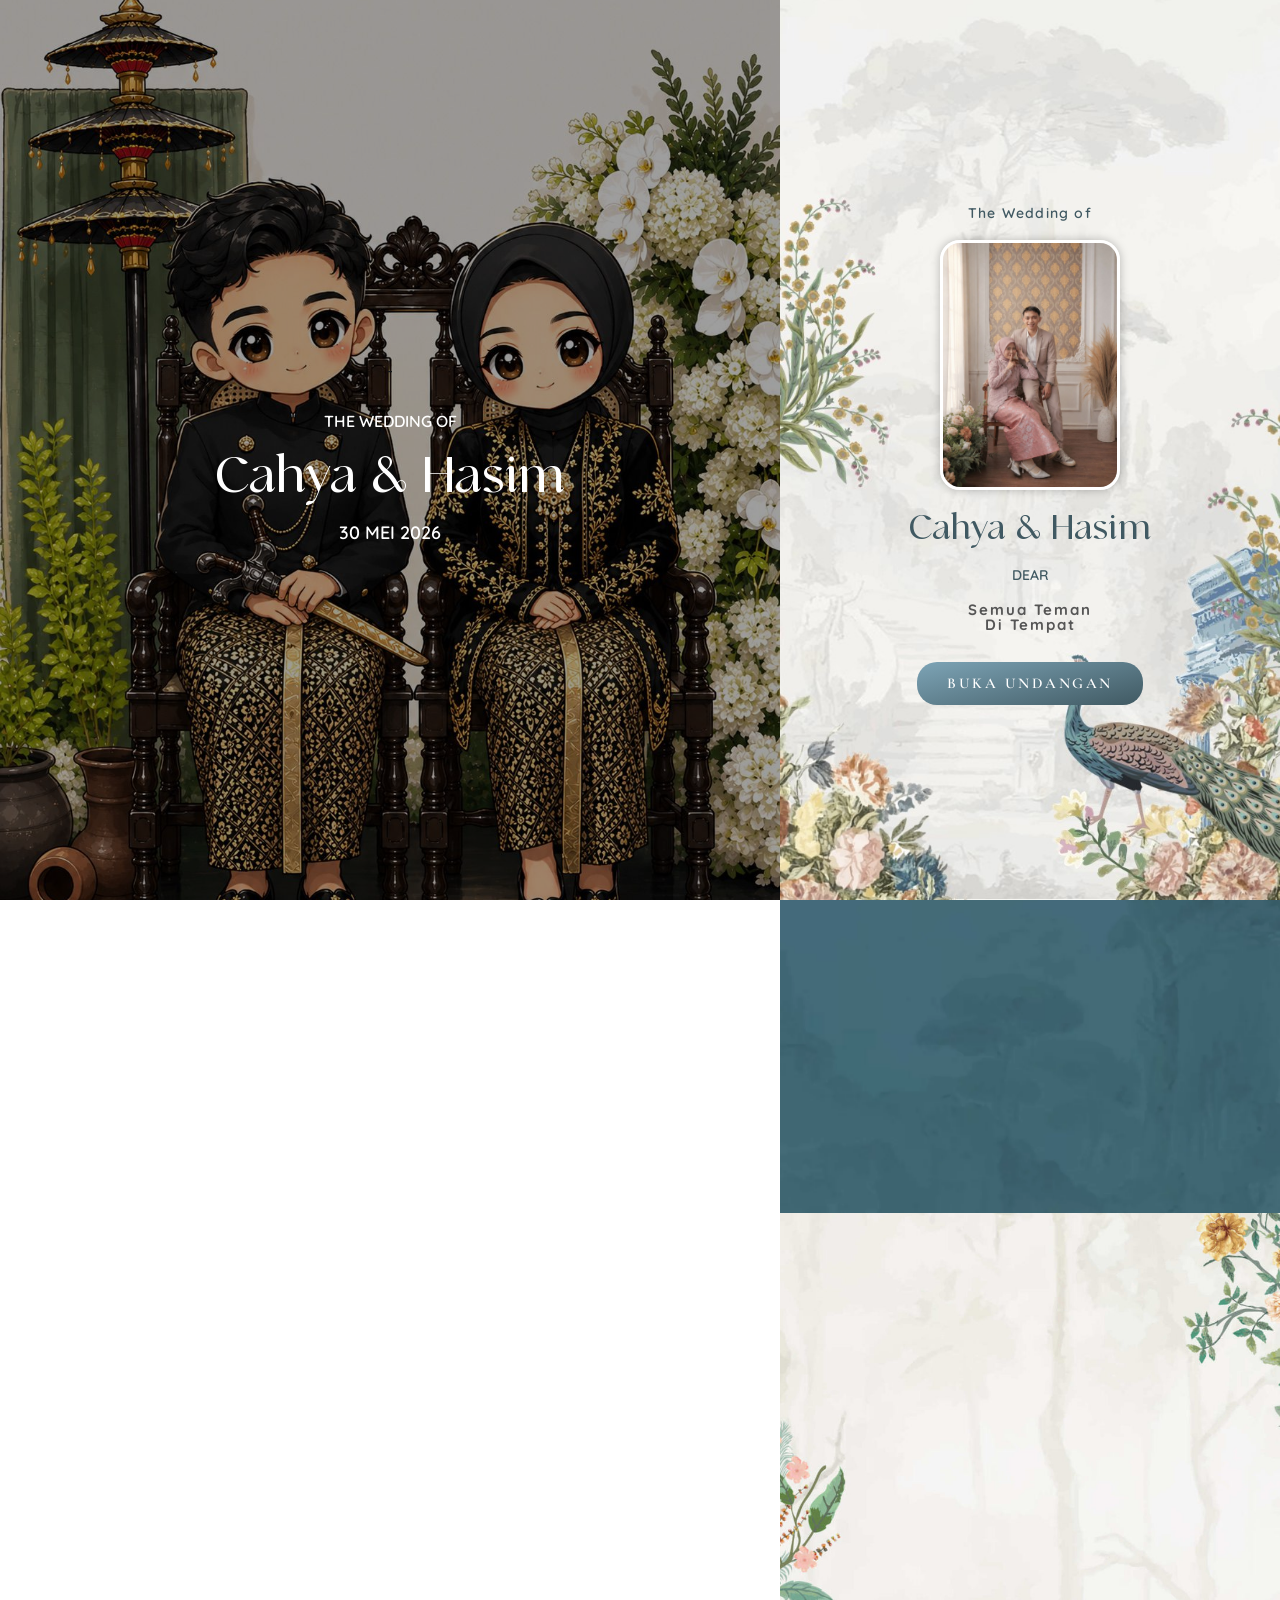
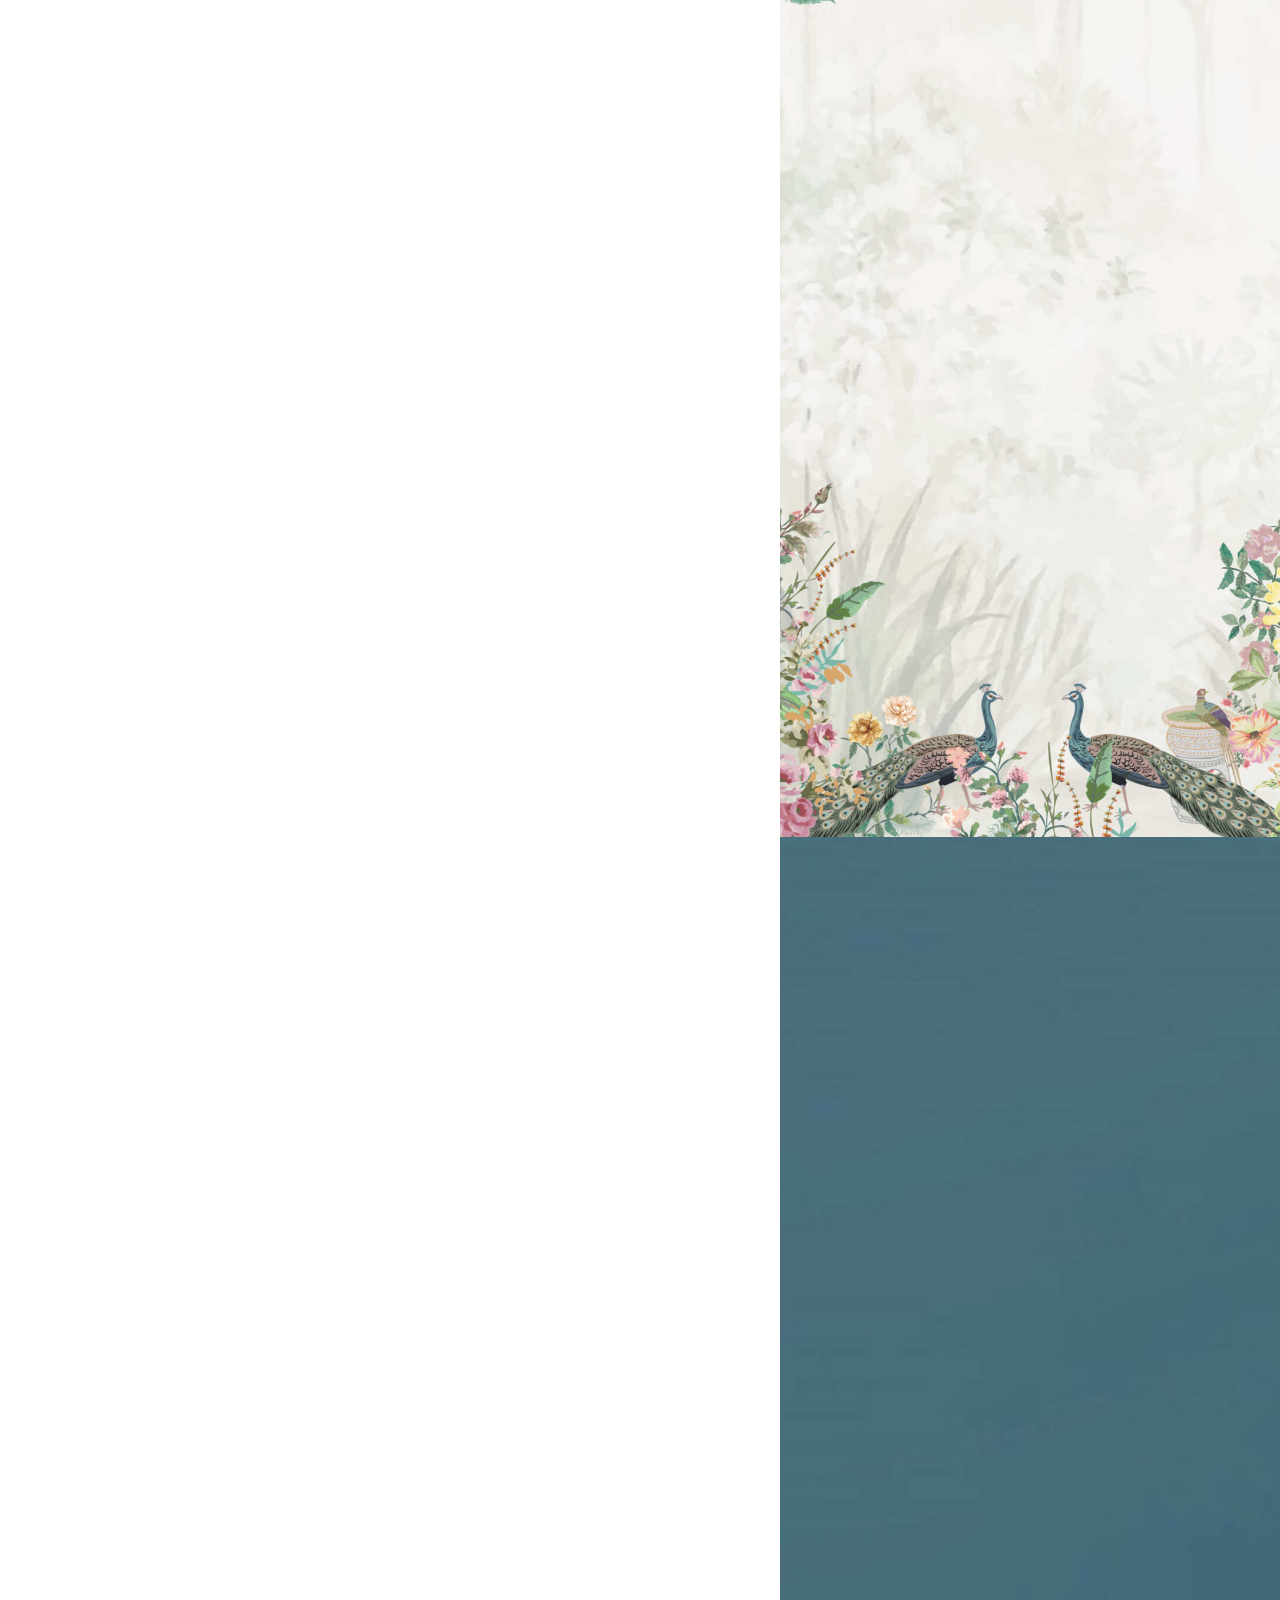
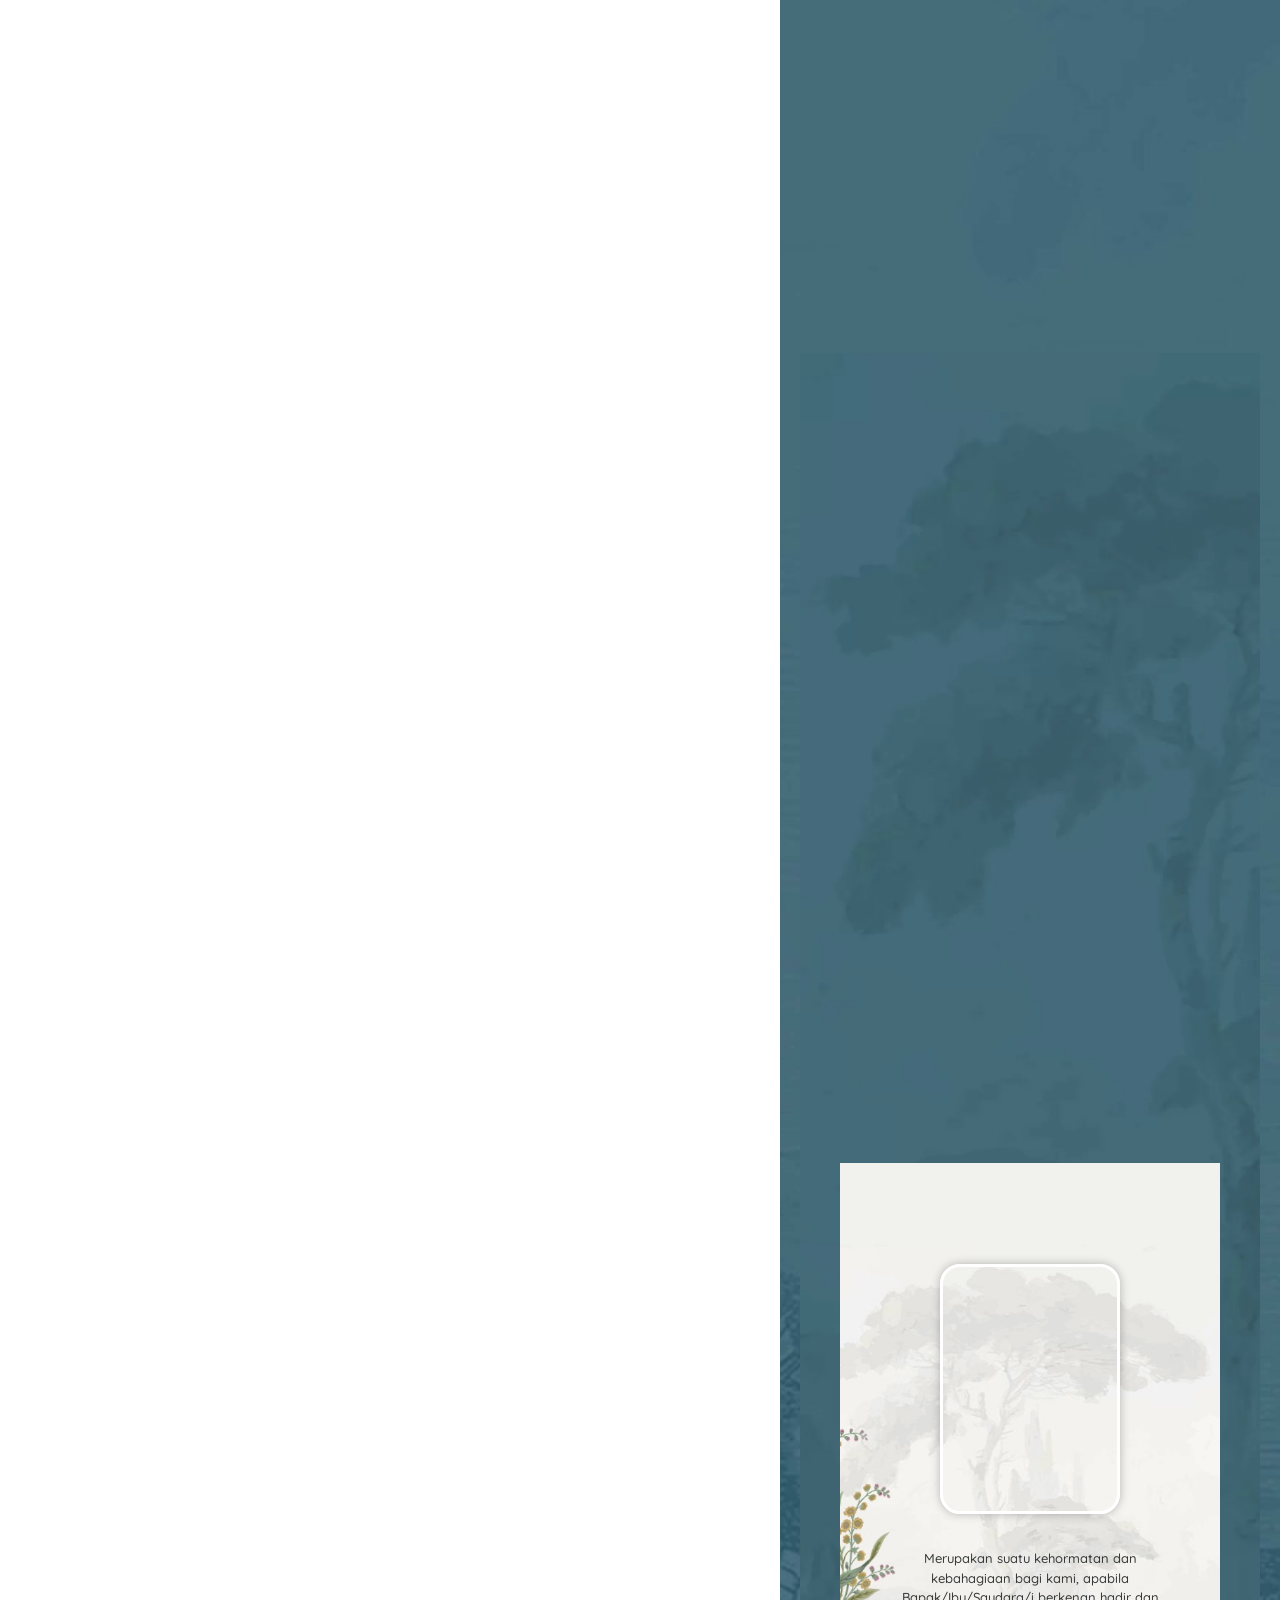
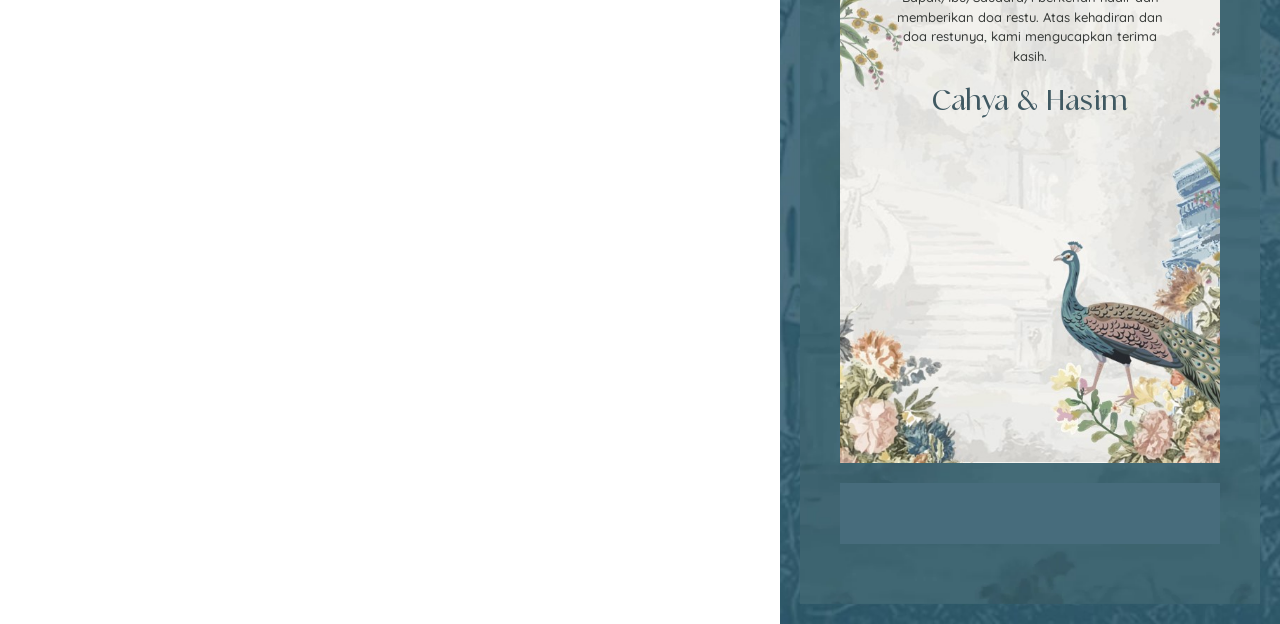
<file: index.html>
<!DOCTYPE html>
<html lang="id">

<!-- Added by HTTrack --><meta http-equiv="content-type" content="text/html;charset=UTF-8" /><!-- /Added by HTTrack -->
<head>
		        <style type="text/css">
            .cui-comment-text img {
                max-width: 100% !important;
            }
        </style>
	<meta charset="UTF-8">
	<meta name='robots' content='noindex, nofollow' />
	
	<!-- Favicon (opsional - buat file favicon.ico terpisah) -->
	<link rel="icon" type="image/x-icon" href="https://und-ashy.vercel.app/image/couple1.jpeg">
	
	<!-- Open Graph untuk Pratinjau WhatsApp -->
	<meta property="og:title" content="Undangan Pernikahan Hasim &amp; Cahya" />
	<meta property="og:description" content="Kepada Yth. Bapak/Ibu/Saudara/i, kami mengundang Anda untuk menghadiri acara pernikahan kami. Buka undangan untuk melihat detail acara. Terima kasih." />
	<meta property="og:image" content="https://und-ashy.vercel.app/image/couple1.jpeg" />
	<meta property="og:image:width" content="800" />
	<meta property="og:image:height" content="600" />
	<meta property="og:url" content="https://und-ashy.vercel.app/" />
	<meta property="og:type" content="website" />
	
	<!-- Twitter Card -->
	<meta name="twitter:card" content="summary_large_image" />
	<meta name="twitter:title" content="Undangan Pernikahan Hasim &amp; Cahya" />
	<meta name="twitter:description" content="Kami mengundang Anda untuk hadir di acara pernikahan kami." />
	<meta name="twitter:image" content="https://und-ashy.vercel.app/image/couple1.jpeg" />
	
	<!-- DNS Prefetch -->
	<link rel='dns-prefetch' href='//unpkg.com' />
	<link rel='dns-prefetch' href='//cdnjs.cloudflare.com' />
	
	<!-- CSS lainnya... -->
	<style id='wp-img-auto-sizes-contain-inline-css'>
	img:is([sizes=auto i],[sizes^="auto," i]){contain-intrinsic-size:3000px 1500px}
	</style>
	<link rel='stylesheet' id='bdt-uikit-css' href='./wp-content/plugins/weddingpress/assets/css/modules/bdt-uikit5829.css?ver=3.15.1' media='all' />
	<link rel='stylesheet' id='ep-helper-css' href='./wp-content/plugins/weddingpress/assets/css/modules/ep-helper5dc4.css?ver=3.2.1.1' media='all' />
	<link href="https://cdn.jsdelivr.net/npm/aos@2.3.4/dist/aos.css" rel="stylesheet">
	<script src="https://cdn.jsdelivr.net/npm/aos@2.3.4/dist/aos.js"></script>
	<style id='wp-emoji-styles-inline-css'>

	img.wp-smiley, img.emoji {
		display: inline !important;
		border: none !important;
		box-shadow: none !important;
		height: 1em !important;
		width: 1em !important;
		margin: 0 0.07em !important;
		vertical-align: -0.1em !important;
		background: none !important;
		padding: 0 !important;
	}
/*# sourceURL=wp-emoji-styles-inline-css */
</style>
<link rel='stylesheet' id='uaf_client_css-css' href='./wp-content/uploads/useanyfont/uafb4bd.css?ver=1775488368' media='all' />
<link rel='stylesheet' id='exad-main-style-css' href='./wp-content/plugins/weddingpress/assets/css/exad-styles.minb34e.css?ver=6.9.4' media='all' />
<link rel='stylesheet' id='cui_style-css' href='./wp-content/plugins/weddingpress/addons/comment-kit2/css/cui_style8a54.css?ver=1.0.0' media='screen' />
<style id='cui_style-inline-css'>

		.cui-wrapper {
		  font-size: 14px
		}
	.cui-post-author {
	color: white !important;
	background: #777 !important;
}

/*Tombol Kirim*/
.cui-wrapper.cui-facebook .cui-wrap-form .cui-container-form input[type="submit"], /*Tombol Kirim*/
.cui-wrapper.cui-facebook .cui-wrap-form .cui-container-form input[type="submit"], .cui-wrapper.cui-facebook .cui-wrap-form .cui-container-form input[type="button"].cui-form-btn {
    width: 100%;
    font-size: 15px !important;
    margin-left: 0px;
}

.cui-wrapper .cui-wrap-form .cui-container-form p.form-submit {
    float: none;
}

.cui-wrapper.cui-facebook .cui-wrap-form {
    border-top: none;
}

.cui_comment_count_card.cui_card-tidak_hadir {
    background-color: #fdbcbc!important;
    color: #ff0000!important;
    border: 0!important;
    border-radius: 8px;
            }

.cui_comment_count_card.cui_card-hadir {
    background-color: #d9f9d3!important;
     color: #473025!important;
    border: 0!important;
    border-radius: 8px;
            }

.cui_comment_count_card.cui_card-masih_ragu {
    background-color: #d5d5d5!important;
     color: #666565!important;
    border: 0!important;
    border-radius: 8px;
}

.cui-wrapper.cui-facebook ul.cui-container-comments li.cui-item-comment {
    border-bottom: 0px solid #ffffff;
}

.cui-wrapper.cui-facebook ul.cui-container-comments {
    border-top: 0px solid #ffffff;
}

	.cui-wrapper ul.cui-container-comments li.cui-item-comment .cui-comment-avatar img {
		max-width: 28px;
		max-height: 28px;
	}
	.cui-wrapper ul.cui-container-comments li.cui-item-comment .cui-comment-content {
		margin-left: 38px;
	}
	.cui-wrapper ul.cui-container-comments li.cui-item-comment ul .cui-comment-avatar img {
		max-width: 24px;
		max-height: 24px;
	}
	.cui-wrapper ul.cui-container-comments li.cui-item-comment ul ul .cui-comment-avatar img {
		max-width: 21px;
		max-height: 21px;
	}
    .cui_comment_count_card.cui_card-tidak_hadir {
    background-color: #d90a11;
    }
    .cui_comment_count_card.cui_card-hadir {
    background-color: #3D9A62;
    }
    .cui_comment_count_card.cui_card-masih_ragu {
    background-color: #d7a916;
    }
	
/*# sourceURL=cui_style-inline-css */
</style>
<link rel='stylesheet' id='wdp-icon-css' href='./wp-content/plugins/weddingpress/assets/css/new-icon.min5dc4.css?ver=3.2.1.1' media='all' />
<link rel='stylesheet' id='hello-elementor-css' href='./wp-content/themes/hello-elementor/assets/css/reseta7da.css?ver=3.4.7' media='all' />
<link rel='stylesheet' id='hello-elementor-theme-style-css' href='./wp-content/themes/hello-elementor/assets/css/themea7da.css?ver=3.4.7' media='all' />
<link rel='stylesheet' id='hello-elementor-header-footer-css' href='./wp-content/themes/hello-elementor/assets/css/header-footera7da.css?ver=3.4.7' media='all' />
<link rel='stylesheet' id='elementor-frontend-css' href='./wp-content/plugins/elementor/assets/css/frontend.min4bf6.css?ver=3.33.2' media='all' />
<link rel='stylesheet' id='elementor-post-4-css' href='./wp-content/uploads/elementor/css/post-41e6b.css?ver=1775488394' media='all' />
<link rel='stylesheet' id='elementor-icons-css' href='./wp-content/plugins/elementor/assets/lib/eicons/css/elementor-icons.mine085.css?ver=5.44.0' media='all' />
<link rel='stylesheet' id='weddingpress-wdp-css' href='./wp-content/plugins/weddingpress/assets/css/wdp5dc4.css?ver=3.2.1.1' media='all' />
<link rel='stylesheet' id='kirim-kit-css' href='./wp-content/plugins/weddingpress/assets/css/guest-book5dc4.css?ver=3.2.1.1' media='all' />
<link rel='stylesheet' id='widget-heading-css' href='./wp-content/plugins/elementor/assets/css/widget-heading.min4bf6.css?ver=3.33.2' media='all' />
<link rel='stylesheet' id='widget-image-css' href='./wp-content/plugins/elementor/assets/css/widget-image.min4bf6.css?ver=3.33.2' media='all' />
<link rel='stylesheet' id='widget-lottie-css' href='./wp-content/plugins/elementor-pro/assets/css/widget-lottie.min5759.css?ver=3.32.1' media='all' />
<link rel='stylesheet' id='e-animation-fadeInDown-css' href='./wp-content/plugins/elementor/assets/lib/animations/styles/fadeInDown.min4bf6.css?ver=3.33.2' media='all' />
<link rel='stylesheet' id='e-animation-zoomIn-css' href='./wp-content/plugins/elementor/assets/lib/animations/styles/zoomIn.min4bf6.css?ver=3.33.2' media='all' />
<link rel='stylesheet' id='e-animation-fadeInUp-css' href='./wp-content/plugins/elementor/assets/lib/animations/styles/fadeInUp.min4bf6.css?ver=3.33.2' media='all' />
<link rel='stylesheet' id='widget-spacer-css' href='./wp-content/plugins/elementor/assets/css/widget-spacer.min4bf6.css?ver=3.33.2' media='all' />
<link rel='stylesheet' id='widget-social-icons-css' href='./wp-content/plugins/elementor/assets/css/widget-social-icons.min4bf6.css?ver=3.33.2' media='all' />
<link rel='stylesheet' id='e-apple-webkit-css' href='./wp-content/plugins/elementor/assets/css/conditionals/apple-webkit.min4bf6.css?ver=3.33.2' media='all' />
<link rel='stylesheet' id='swiper-css' href='./wp-content/plugins/elementor/assets/lib/swiper/v8/css/swiper.min94a4.css?ver=8.4.5' media='all' />
<link rel='stylesheet' id='e-swiper-css' href='./wp-content/plugins/elementor/assets/css/conditionals/e-swiper.min4bf6.css?ver=3.33.2' media='all' />
<link rel='stylesheet' id='widget-gallery-css' href='./wp-content/plugins/elementor-pro/assets/css/widget-gallery.min5759.css?ver=3.32.1' media='all' />
<link rel='stylesheet' id='elementor-gallery-css' href='./wp-content/plugins/elementor/assets/lib/e-gallery/css/e-gallery.min7359.css?ver=1.2.0' media='all' />
<link rel='stylesheet' id='e-transitions-css' href='./wp-content/plugins/elementor-pro/assets/css/conditionals/transitions.min5759.css?ver=3.32.1' media='all' />
<link rel='stylesheet' id='e-animation-shrink-css' href='./wp-content/plugins/elementor/assets/lib/animations/styles/e-animation-shrink.min4bf6.css?ver=3.33.2' media='all' />
<link rel='stylesheet' id='e-sticky-css' href='./wp-content/plugins/elementor-pro/assets/css/modules/sticky.min5759.css?ver=3.32.1' media='all' />
<link rel='stylesheet' id='elementor-post-21373-css' href='./wp-content/uploads/elementor/css/post-2137364c4.css?ver=1775488536' media='all' />
<link rel='stylesheet' id='elementor-gf-local-roboto-css' href='./wp-content/uploads/elementor/google-fonts/css/robotoe99d.css?ver=1745905774' media='all' />
<link rel='stylesheet' id='elementor-gf-local-robotoslab-css' href='./wp-content/uploads/elementor/google-fonts/css/robotoslabc89b.css?ver=1745905777' media='all' />
<link rel='stylesheet' id='elementor-gf-local-quicksand-css' href='./wp-content/uploads/elementor/google-fonts/css/quicksandc779.css?ver=1745905872' media='all' />
<link rel='stylesheet' id='elementor-gf-local-cormorantgaramond-css' href='./wp-content/uploads/elementor/google-fonts/css/cormorantgaramond43e2.css?ver=1745905805' media='all' />
<link rel='stylesheet' id='elementor-gf-local-poppins-css' href='./wp-content/uploads/elementor/google-fonts/css/poppinsc322.css?ver=1745905814' media='all' />
<link rel='stylesheet' id='elementor-gf-local-jura-css' href='./wp-content/uploads/elementor/google-fonts/css/jurab49c.css?ver=1745905788' media='all' />
<link rel='stylesheet' id='elementor-gf-local-montserrat-css' href='./wp-content/uploads/elementor/google-fonts/css/montserrat5cac.css?ver=1745905793' media='all' />
<link rel='stylesheet' id='elementor-icons-shared-0-css' href='./wp-content/plugins/elementor/assets/lib/font-awesome/css/fontawesome.min52d5.css?ver=5.15.3' media='all' />
<link rel='stylesheet' id='elementor-icons-fa-brands-css' href='./wp-content/plugins/elementor/assets/lib/font-awesome/css/brands.min52d5.css?ver=5.15.3' media='all' />
<link rel='stylesheet' id='elementor-icons-fa-solid-css' href='./wp-content/plugins/elementor/assets/lib/font-awesome/css/solid.min52d5.css?ver=5.15.3' media='all' />
<link rel='stylesheet' id='elementor-icons-fa-regular-css' href='./wp-content/plugins/elementor/assets/lib/font-awesome/css/regular.min52d5.css?ver=5.15.3' media='all' />
<script src="./wp-includes/js/jquery/jquery.minf43b.js?ver=3.7.1" id="jquery-core-js"></script>
<script src="./wp-includes/js/jquery/jquery-migrate.min5589.js?ver=3.4.1" id="jquery-migrate-js"></script>
<link rel="https://api.w.org/" href="./wp-json/index.html" /><link rel="alternate" title="JSON" type="application/json" href="./wp-json/wp/v2/pages/21373.json" /><link rel="EditURI" type="application/rsd+xml" title="RSD" href="./xmlrpc0db0.php?rsd" />
<meta name="generator" content="WordPress 6.9.4" />
<link rel='shortlink' href='./indexc780.html?p=21373' />
<meta name="generator" content="Elementor 3.33.2; features: additional_custom_breakpoints; settings: css_print_method-external, google_font-enabled, font_display-auto">
<link href="./unpkg.com/aos@2.3.1/dist/aos.css" rel="stylesheet">
			<style>
				.e-con.e-parent:nth-of-type(n+4):not(.e-lazyloaded):not(.e-no-lazyload),
				.e-con.e-parent:nth-of-type(n+4):not(.e-lazyloaded):not(.e-no-lazyload) * {
					background-image: none !important;
				}
				@media screen and (max-height: 1024px) {
					.e-con.e-parent:nth-of-type(n+3):not(.e-lazyloaded):not(.e-no-lazyload),
					.e-con.e-parent:nth-of-type(n+3):not(.e-lazyloaded):not(.e-no-lazyload) * {
						background-image: none !important;
					}
				}
				@media screen and (max-height: 640px) {
					.e-con.e-parent:nth-of-type(n+2):not(.e-lazyloaded):not(.e-no-lazyload),
					.e-con.e-parent:nth-of-type(n+2):not(.e-lazyloaded):not(.e-no-lazyload) * {
						background-image: none !important;
					}
				}
			</style>
			<style class='wp-fonts-local'>
@font-face{font-family:anydore;font-style:normal;font-weight:400;font-display:fallback;src:url('./wp-content/uploads/useanyfont/7407Anydore.woff2') format('woff2');}
@font-face{font-family:dearsarah;font-style:normal;font-weight:400;font-display:fallback;src:url('./wp-content/uploads/useanyfont/1490DearSarah.woff2') format('woff2');}
@font-face{font-family:spring-in-may;font-style:normal;font-weight:400;font-display:fallback;src:url('./wp-content/uploads/useanyfont/2678Spring-in-may.woff2') format('woff2');}
@font-face{font-family:dear-sarah;font-style:normal;font-weight:400;font-display:fallback;src:url('./wp-content/uploads/useanyfont/1435Dear-Sarah.woff2') format('woff2');}
@font-face{font-family:coffee-extra;font-style:normal;font-weight:400;font-display:fallback;src:url('./wp-content/uploads/useanyfont/9281Coffee-Extra.woff2') format('woff2');}
@font-face{font-family:autumn;font-style:normal;font-weight:400;font-display:fallback;src:url('./wp-content/uploads/useanyfont/2546Autumn.woff2') format('woff2');}
@font-face{font-family:freestyle;font-style:normal;font-weight:400;font-display:fallback;src:url('./wp-content/uploads/useanyfont/1847Freestyle.woff2') format('woff2');}
@font-face{font-family:rainbow-in-june;font-style:normal;font-weight:400;font-display:fallback;src:url('./wp-content/uploads/useanyfont/3828Rainbow-in-June.woff2') format('woff2');}
@font-face{font-family:strawberrycupcakes;font-style:normal;font-weight:400;font-display:fallback;src:url('./wp-content/uploads/useanyfont/513StrawberryCupcakes.woff2') format('woff2');}
@font-face{font-family:mishka;font-style:normal;font-weight:400;font-display:fallback;src:url('./wp-content/uploads/useanyfont/7924Mishka.woff2') format('woff2');}
@font-face{font-family:coffe-for-breakfast;font-style:normal;font-weight:400;font-display:fallback;src:url('./wp-content/uploads/useanyfont/2669Coffe-for-breakfast.woff2') format('woff2');}
@font-face{font-family:hashiba;font-style:normal;font-weight:400;font-display:fallback;src:url('./wp-content/uploads/useanyfont/4323Hashiba.woff2') format('woff2');}
@font-face{font-family:calvino;font-style:normal;font-weight:400;font-display:fallback;src:url('./wp-content/uploads/useanyfont/8024Calvino.woff2') format('woff2');}
@font-face{font-family:winterbeauty-script;font-style:normal;font-weight:400;font-display:fallback;src:url('./wp-content/uploads/useanyfont/604Winterbeauty-Script.woff2') format('woff2');}
@font-face{font-family:back-to-school;font-style:normal;font-weight:400;font-display:fallback;src:url('./wp-content/uploads/useanyfont/6655Back-to-School.woff2') format('woff2');}
@font-face{font-family:revania;font-style:normal;font-weight:400;font-display:fallback;src:url('./wp-content/uploads/useanyfont/8713Revania.woff2') format('woff2');}
@font-face{font-family:italianno;font-style:normal;font-weight:400;font-display:fallback;src:url('./wp-content/uploads/useanyfont/4215Italianno.woff2') format('woff2');}
@font-face{font-family:traditional-arabic;font-style:normal;font-weight:400;font-display:fallback;src:url('./wp-content/uploads/useanyfont/8462Traditional-arabic.woff2') format('woff2');}
@font-face{font-family:redrains-demo;font-style:normal;font-weight:400;font-display:fallback;src:url('./wp-content/uploads/useanyfont/2837Redrains-demo.woff2') format('woff2');}
@font-face{font-family:black-rotela;font-style:normal;font-weight:400;font-display:fallback;src:url('./wp-content/uploads/useanyfont/9689Black-Rotela.woff2') format('woff2');}
@font-face{font-family:mainstay;font-style:normal;font-weight:400;font-display:fallback;src:url('./wp-content/uploads/useanyfont/5504Mainstay.woff2') format('woff2');}
@font-face{font-family:monoline;font-style:normal;font-weight:400;font-display:fallback;src:url('./wp-content/uploads/useanyfont/7448Monoline.woff2') format('woff2');}
@font-face{font-family:praise;font-style:normal;font-weight:400;font-display:fallback;src:url('./wp-content/uploads/useanyfont/7012Praise.woff2') format('woff2');}
@font-face{font-family:playball;font-style:normal;font-weight:400;font-display:fallback;src:url('./wp-content/uploads/useanyfont/3194Playball.woff2') format('woff2');}
@font-face{font-family:the-californication;font-style:normal;font-weight:400;font-display:fallback;src:url('./wp-content/uploads/useanyfont/1083The-Californication.woff2') format('woff2');}
@font-face{font-family:photograph;font-style:normal;font-weight:400;font-display:fallback;src:url('./wp-content/uploads/useanyfont/9331Photograph.woff2') format('woff2');}
@font-face{font-family:muthiara;font-style:normal;font-weight:400;font-display:fallback;src:url('./wp-content/uploads/useanyfont/6587Muthiara.woff2') format('woff2');}
@font-face{font-family:high_spirited;font-style:normal;font-weight:400;font-display:fallback;src:url('./wp-content/uploads/useanyfont/8207High_spirited.woff2') format('woff2');}
@font-face{font-family:tangerin;font-style:normal;font-weight:400;font-display:fallback;src:url('./wp-content/uploads/useanyfont/9294Tangerin.woff2') format('woff2');}
@font-face{font-family:bernardo;font-style:normal;font-weight:400;font-display:fallback;src:url('./wp-content/uploads/useanyfont/3318Bernardo.woff2') format('woff2');}
@font-face{font-family:grithani;font-style:normal;font-weight:400;font-display:fallback;src:url('./wp-content/uploads/useanyfont/3157Grithani.woff2') format('woff2');}
@font-face{font-family:agencyfb-bold;font-style:normal;font-weight:400;font-display:fallback;src:url('./wp-content/uploads/useanyfont/5025AgencyFB-Bold.woff2') format('woff2');}
@font-face{font-family:cream-cake;font-style:normal;font-weight:400;font-display:fallback;src:url('./wp-content/uploads/useanyfont/8323Cream-Cake.woff2') format('woff2');}
@font-face{font-family:trajan;font-style:normal;font-weight:400;font-display:fallback;src:url('./wp-content/uploads/useanyfont/2989Trajan.woff2') format('woff2');}
@font-face{font-family:monotype-corsiva;font-style:normal;font-weight:400;font-display:fallback;src:url('./wp-content/uploads/useanyfont/5088Monotype-Corsiva.woff2') format('woff2');}
@font-face{font-family:mutiara;font-style:normal;font-weight:400;font-display:fallback;src:url('./wp-content/uploads/useanyfont/7291Mutiara.woff2') format('woff2');}
@font-face{font-family:carolyna-pro-black;font-style:normal;font-weight:400;font-display:fallback;src:url('./wp-content/uploads/useanyfont/3891Carolyna-Pro-Black.woff2') format('woff2');}
@font-face{font-family:belisha;font-style:normal;font-weight:400;font-display:fallback;src:url('./wp-content/uploads/useanyfont/9015Belisha.woff2') format('woff2');}
@font-face{font-family:bohemian;font-style:normal;font-weight:400;font-display:fallback;src:url('./wp-content/uploads/useanyfont/271Bohemian.woff2') format('woff2');}
@font-face{font-family:bodebeck;font-style:normal;font-weight:400;font-display:fallback;src:url('./wp-content/uploads/useanyfont/2535Bodebeck.woff2') format('woff2');}
@font-face{font-family:the-bernardo;font-style:normal;font-weight:400;font-display:fallback;src:url('./wp-content/uploads/useanyfont/7942The-bernardo.woff2') format('woff2');}
@font-face{font-family:vogue;font-style:normal;font-weight:400;font-display:fallback;src:url('./wp-content/uploads/useanyfont/4389Vogue.woff2') format('woff2');}
@font-face{font-family:pinyonscript-regular;font-style:normal;font-weight:400;font-display:fallback;src:url('./wp-content/uploads/useanyfont/8612PinyonScript-Regular.woff2') format('woff2');}
@font-face{font-family:hennypenny;font-style:normal;font-weight:400;font-display:fallback;src:url('./wp-content/uploads/useanyfont/339HennyPenny.woff2') format('woff2');}
@font-face{font-family:sweet-saturday;font-style:normal;font-weight:400;font-display:fallback;src:url('./wp-content/uploads/useanyfont/5014Sweet-Saturday.woff2') format('woff2');}
@font-face{font-family:rumraisin;font-style:normal;font-weight:400;font-display:fallback;src:url('./wp-content/uploads/useanyfont/9746RumRaisin.woff2') format('woff2');}
@font-face{font-family:poorstory;font-style:normal;font-weight:400;font-display:fallback;src:url('./wp-content/uploads/useanyfont/8630PoorStory.woff2') format('woff2');}
@font-face{font-family:matrix;font-style:normal;font-weight:400;font-display:fallback;src:url('./wp-content/uploads/useanyfont/3365matrix.woff2') format('woff2');}
@font-face{font-family:bebas-neue;font-style:normal;font-weight:400;font-display:fallback;src:url('./wp-content/uploads/useanyfont/9311Bebas-Neue.woff2') format('woff2');}
@font-face{font-family:akaya-kanadaka;font-style:normal;font-weight:400;font-display:fallback;src:url('./wp-content/uploads/useanyfont/5638Akaya-Kanadaka.woff2') format('woff2');}
@font-face{font-family:delius-swash-caps;font-style:normal;font-weight:400;font-display:fallback;src:url('./wp-content/uploads/useanyfont/5359Delius-Swash-Caps.woff2') format('woff2');}
@font-face{font-family:chilanka;font-style:normal;font-weight:400;font-display:fallback;src:url('./wp-content/uploads/useanyfont/5914Chilanka.woff2') format('woff2');}
@font-face{font-family:autumn-in-november;font-style:normal;font-weight:400;font-display:fallback;src:url('./wp-content/uploads/useanyfont/1300Autumn-in-November.woff2') format('woff2');}
@font-face{font-family:skranji;font-style:normal;font-weight:400;font-display:fallback;src:url('./wp-content/uploads/useanyfont/4226Skranji.woff2') format('woff2');}
@font-face{font-family:gallerymodern-webfon;font-style:normal;font-weight:400;font-display:fallback;src:url('./wp-content/uploads/useanyfont/3971gallerymodern-webfon.woff2') format('woff2');}
@font-face{font-family:gallerymodern-webfon;font-style:normal;font-weight:400;font-display:fallback;src:url('./wp-content/uploads/useanyfont/9483gallerymodern-webfon.woff2') format('woff2');}
@font-face{font-family:laluxesscript-regula;font-style:normal;font-weight:400;font-display:fallback;src:url('./wp-content/uploads/useanyfont/2366LaLuxesScript-Regula.woff2') format('woff2');}
@font-face{font-family:laluxesscript-regula;font-style:normal;font-weight:400;font-display:fallback;src:url('./wp-content/uploads/useanyfont/9441LaLuxesScript-Regula.woff2') format('woff2');}
@font-face{font-family:oakes-grotesk-regula;font-style:normal;font-weight:400;font-display:fallback;src:url('./wp-content/uploads/useanyfont/6648Oakes-Grotesk-Regula.woff2') format('woff2');}
@font-face{font-family:welcome-ramadhan;font-style:normal;font-weight:400;font-display:fallback;src:url('./wp-content/uploads/useanyfont/3003welcome-ramadhan.woff2') format('woff2');}
@font-face{font-family:aladin;font-style:normal;font-weight:400;font-display:fallback;src:url('./wp-content/uploads/useanyfont/3952Aladin.woff2') format('woff2');}
@font-face{font-family:analogue;font-style:normal;font-weight:400;font-display:fallback;src:url('./wp-content/uploads/useanyfont/339Analogue.woff2') format('woff2');}
@font-face{font-family:analogue;font-style:normal;font-weight:400;font-display:fallback;src:url('./wp-content/uploads/useanyfont/1261Analogue.woff2') format('woff2');}
@font-face{font-family:creattion;font-style:normal;font-weight:400;font-display:fallback;src:url('./wp-content/uploads/useanyfont/714Creattion.woff2') format('woff2');}
@font-face{font-family:creattion;font-style:normal;font-weight:400;font-display:fallback;src:url('./wp-content/uploads/useanyfont/4013Creattion.woff2') format('woff2');}
@font-face{font-family:editors-light;font-style:normal;font-weight:400;font-display:fallback;src:url('./wp-content/uploads/useanyfont/9404Editors-Light.woff2') format('woff2');}
@font-face{font-family:editors-light;font-style:normal;font-weight:400;font-display:fallback;src:url('./wp-content/uploads/useanyfont/6212Editors-Light.woff2') format('woff2');}
@font-face{font-family:power;font-style:normal;font-weight:400;font-display:fallback;src:url('./wp-content/uploads/useanyfont/7107power.woff2') format('woff2');}
@font-face{font-family:power;font-style:normal;font-weight:400;font-display:fallback;src:url('./wp-content/uploads/useanyfont/4526power.woff2') format('woff2');}
@font-face{font-family:maglonyfreeversion;font-style:normal;font-weight:400;font-display:fallback;src:url('./wp-content/uploads/useanyfont/5509Maglonyfreeversion.woff2') format('woff2');}
@font-face{font-family:adinekir;font-style:normal;font-weight:400;font-display:fallback;src:url('./wp-content/uploads/useanyfont/6796adinekir.woff2') format('woff2');}
@font-face{font-family:boheme-floral;font-style:normal;font-weight:400;font-display:fallback;src:url('./wp-content/uploads/useanyfont/943Boheme-Floral.woff2') format('woff2');}
@font-face{font-family:hatolie;font-style:normal;font-weight:400;font-display:fallback;src:url('./wp-content/uploads/useanyfont/2484Hatolie.woff2') format('woff2');}
@font-face{font-family:iskry;font-style:normal;font-weight:400;font-display:fallback;src:url('./wp-content/uploads/useanyfont/5573iskry.woff2') format('woff2');}
@font-face{font-family:dk-plague-master;font-style:normal;font-weight:400;font-display:fallback;src:url('./wp-content/uploads/useanyfont/6025DK-Plague-Master.woff2') format('woff2');}
@font-face{font-family:newyork;font-style:normal;font-weight:400;font-display:fallback;src:url('./wp-content/uploads/useanyfont/418NewYork.woff2') format('woff2');}
@font-face{font-family:vtks-bandoleones;font-style:normal;font-weight:400;font-display:fallback;src:url('./wp-content/uploads/useanyfont/8398Vtks-Bandoleones.woff2') format('woff2');}
@font-face{font-family:collina-regular;font-style:normal;font-weight:400;font-display:fallback;src:url('./wp-content/uploads/useanyfont/4526Collina-Regular.woff2') format('woff2');}
@font-face{font-family:anabele;font-style:normal;font-weight:400;font-display:fallback;src:url('./wp-content/uploads/useanyfont/5086Anabele.woff2') format('woff2');}
@font-face{font-family:walbaumdisplay;font-style:normal;font-weight:400;font-display:fallback;src:url('./wp-content/uploads/useanyfont/8373WalbaumDisplay.woff2') format('woff2');}
@font-face{font-family:alumatica-regular;font-style:normal;font-weight:400;font-display:fallback;src:url('./wp-content/uploads/useanyfont/1427Alumatica-Regular.woff2') format('woff2');}
@font-face{font-family:paris;font-style:normal;font-weight:400;font-display:fallback;src:url('./wp-content/uploads/useanyfont/1539paris.woff2') format('woff2');}
@font-face{font-family:edensor;font-style:normal;font-weight:400;font-display:fallback;src:url('./wp-content/uploads/useanyfont/310Edensor.woff2') format('woff2');}
@font-face{font-family:bon-vivan-regular;font-style:normal;font-weight:400;font-display:fallback;src:url('./wp-content/uploads/useanyfont/4237bon-vivan-regular.woff2') format('woff2');}
@font-face{font-family:edwardian-script;font-style:normal;font-weight:400;font-display:fallback;src:url('./wp-content/uploads/useanyfont/7592Edwardian-Script.woff2') format('woff2');}
@font-face{font-family:roserri;font-style:normal;font-weight:400;font-display:fallback;src:url('./wp-content/uploads/useanyfont/5588Roserri.woff2') format('woff2');}
@font-face{font-family:aphrodite-slim-text;font-style:normal;font-weight:400;font-display:fallback;src:url('./wp-content/uploads/useanyfont/9462Aphrodite-Slim-Text.woff2') format('woff2');}
@font-face{font-family:garlicha;font-style:normal;font-weight:400;font-display:fallback;src:url('./wp-content/uploads/useanyfont/6616garlicha.woff2') format('woff2');}
@font-face{font-family:baskerville-old-face;font-style:normal;font-weight:400;font-display:fallback;src:url('./wp-content/uploads/useanyfont/4320baskerville-old-face.woff2') format('woff2');}
@font-face{font-family:italiana-regular;font-style:normal;font-weight:400;font-display:fallback;src:url('./wp-content/uploads/useanyfont/5666Italiana-Regular.woff2') format('woff2');}
@font-face{font-family:iskry-regular;font-style:normal;font-weight:400;font-display:fallback;src:url('./wp-content/uploads/useanyfont/4236Iskry-Regular.woff2') format('woff2');}
@font-face{font-family:abhaya-libre;font-style:normal;font-weight:400;font-display:fallback;src:url('./wp-content/uploads/useanyfont/3376Abhaya-Libre.woff2') format('woff2');}
@font-face{font-family:sabonltstd-italic;font-style:normal;font-weight:400;font-display:fallback;src:url('./wp-content/uploads/useanyfont/2819SabonLTStd-Italic.woff2') format('woff2');}
@font-face{font-family:saudagar;font-style:normal;font-weight:400;font-display:fallback;src:url('./wp-content/uploads/useanyfont/9218Saudagar.woff2') format('woff2');}
@font-face{font-family:senja-mentari-demo;font-style:normal;font-weight:400;font-display:fallback;src:url('./wp-content/uploads/useanyfont/3500Senja-Mentari-Demo.woff2') format('woff2');}
@font-face{font-family:senja-mentari-demo;font-style:normal;font-weight:400;font-display:fallback;src:url('./wp-content/uploads/useanyfont/9230Senja-Mentari-Demo.woff2') format('woff2');}
@font-face{font-family:senja-mentari-demo;font-style:normal;font-weight:400;font-display:fallback;src:url('./wp-content/uploads/useanyfont/3651Senja-Mentari-Demo.woff2') format('woff2');}
@font-face{font-family:south;font-style:normal;font-weight:400;font-display:fallback;src:url('./wp-content/uploads/useanyfont/3115South.woff2') format('woff2');}
@font-face{font-family:alcantera-serif;font-style:normal;font-weight:400;font-display:fallback;src:url('./wp-content/uploads/useanyfont/2928Alcantera-Serif.woff2') format('woff2');}
@font-face{font-family:aston-script;font-style:normal;font-weight:400;font-display:fallback;src:url('./wp-content/uploads/useanyfont/3791Aston-Script.woff2') format('woff2');}
@font-face{font-family:brown-sugar;font-style:normal;font-weight:400;font-display:fallback;src:url('./wp-content/uploads/useanyfont/2482Brown-Sugar.woff2') format('woff2');}
@font-face{font-family:greatness-regular;font-style:normal;font-weight:400;font-display:fallback;src:url('./wp-content/uploads/useanyfont/9290Greatness-Regular.woff2') format('woff2');}
@font-face{font-family:ivy-mode;font-style:normal;font-weight:400;font-display:fallback;src:url('./wp-content/uploads/useanyfont/4964Ivy-Mode.woff2') format('woff2');}
@font-face{font-family:melindaevania;font-style:normal;font-weight:400;font-display:fallback;src:url('./wp-content/uploads/useanyfont/4202MelindaEvania.woff2') format('woff2');}
@font-face{font-family:romauntgaolines;font-style:normal;font-weight:400;font-display:fallback;src:url('./wp-content/uploads/useanyfont/326RomauntGaolines.woff2') format('woff2');}
@font-face{font-family:san-miguel;font-style:normal;font-weight:400;font-display:fallback;src:url('./wp-content/uploads/useanyfont/1300San-Miguel.woff2') format('woff2');}
@font-face{font-family:bickham-script-pro-r;font-style:normal;font-weight:400;font-display:fallback;src:url('./wp-content/uploads/useanyfont/65Bickham-Script-Pro-R.woff2') format('woff2');}
@font-face{font-family:tangerine;font-style:normal;font-weight:400;font-display:fallback;src:url('./wp-content/uploads/useanyfont/2129Tangerine.woff2') format('woff2');}
@font-face{font-family:rolasansignature;font-style:normal;font-weight:400;font-display:fallback;src:url('./wp-content/uploads/useanyfont/5876rolasansignature.woff2') format('woff2');}
@font-face{font-family:parisienne;font-style:normal;font-weight:400;font-display:fallback;src:url('./wp-content/uploads/useanyfont/3205Parisienne.woff2') format('woff2');}
@font-face{font-family:tempting;font-style:normal;font-weight:400;font-display:fallback;src:url('./wp-content/uploads/useanyfont/9802Tempting.woff2') format('woff2');}
@font-face{font-family:mrgabe-regular;font-style:normal;font-weight:400;font-display:fallback;src:url('./wp-content/uploads/useanyfont/7704MrGabe-Regular.woff2') format('woff2');}
@font-face{font-family:desirable-bursh-text;font-style:normal;font-weight:400;font-display:fallback;src:url('./wp-content/uploads/useanyfont/7406Desirable-Bursh-Text.woff2') format('woff2');}
@font-face{font-family:snellbt;font-style:normal;font-weight:400;font-display:fallback;src:url('./wp-content/uploads/useanyfont/7055SnellBT.woff2') format('woff2');}
</style>
<link rel="icon" href="./wp-content/uploads/2025/03/cropped-PUNAKAWAN-32x32.png" sizes="32x32" />
<link rel="icon" href="./wp-content/uploads/2025/03/cropped-PUNAKAWAN-192x192.png" sizes="192x192" />
<link rel="apple-touch-icon" href="./wp-content/uploads/2025/03/cropped-PUNAKAWAN-180x180.png" />
<meta name="msapplication-TileImage" content="" />
		<style id="wp-custom-css">
			.elementor-button-wrapper {
    margin-top: 10px;
    margin-bottom: 10px;
}

p {
    margin-top: 0;
    margin-bottom: 0;
}

		</style>
			<meta name="viewport" content="width=device-width, initial-scale=1.0, viewport-fit=cover" /><style id='global-styles-inline-css'>
:root{--wp--preset--aspect-ratio--square: 1;--wp--preset--aspect-ratio--4-3: 4/3;--wp--preset--aspect-ratio--3-4: 3/4;--wp--preset--aspect-ratio--3-2: 3/2;--wp--preset--aspect-ratio--2-3: 2/3;--wp--preset--aspect-ratio--16-9: 16/9;--wp--preset--aspect-ratio--9-16: 9/16;--wp--preset--color--black: #000000;--wp--preset--color--cyan-bluish-gray: #abb8c3;--wp--preset--color--white: #ffffff;--wp--preset--color--pale-pink: #f78da7;--wp--preset--color--vivid-red: #cf2e2e;--wp--preset--color--luminous-vivid-orange: #ff6900;--wp--preset--color--luminous-vivid-amber: #fcb900;--wp--preset--color--light-green-cyan: #7bdcb5;--wp--preset--color--vivid-green-cyan: #00d084;--wp--preset--color--pale-cyan-blue: #8ed1fc;--wp--preset--color--vivid-cyan-blue: #0693e3;--wp--preset--color--vivid-purple: #9b51e0;--wp--preset--gradient--vivid-cyan-blue-to-vivid-purple: linear-gradient(135deg,rgb(6,147,227) 0%,rgb(155,81,224) 100%);--wp--preset--gradient--light-green-cyan-to-vivid-green-cyan: linear-gradient(135deg,rgb(122,220,180) 0%,rgb(0,208,130) 100%);--wp--preset--gradient--luminous-vivid-amber-to-luminous-vivid-orange: linear-gradient(135deg,rgb(252,185,0) 0%,rgb(255,105,0) 100%);--wp--preset--gradient--luminous-vivid-orange-to-vivid-red: linear-gradient(135deg,rgb(255,105,0) 0%,rgb(207,46,46) 100%);--wp--preset--gradient--very-light-gray-to-cyan-bluish-gray: linear-gradient(135deg,rgb(238,238,238) 0%,rgb(169,184,195) 100%);--wp--preset--gradient--cool-to-warm-spectrum: linear-gradient(135deg,rgb(74,234,220) 0%,rgb(151,120,209) 20%,rgb(207,42,186) 40%,rgb(238,44,130) 60%,rgb(251,105,98) 80%,rgb(254,248,76) 100%);--wp--preset--gradient--blush-light-purple: linear-gradient(135deg,rgb(255,206,236) 0%,rgb(152,150,240) 100%);--wp--preset--gradient--blush-bordeaux: linear-gradient(135deg,rgb(254,205,165) 0%,rgb(254,45,45) 50%,rgb(107,0,62) 100%);--wp--preset--gradient--luminous-dusk: linear-gradient(135deg,rgb(255,203,112) 0%,rgb(199,81,192) 50%,rgb(65,88,208) 100%);--wp--preset--gradient--pale-ocean: linear-gradient(135deg,rgb(255,245,203) 0%,rgb(182,227,212) 50%,rgb(51,167,181) 100%);--wp--preset--gradient--electric-grass: linear-gradient(135deg,rgb(202,248,128) 0%,rgb(113,206,126) 100%);--wp--preset--gradient--midnight: linear-gradient(135deg,rgb(2,3,129) 0%,rgb(40,116,252) 100%);--wp--preset--font-size--small: 13px;--wp--preset--font-size--medium: 20px;--wp--preset--font-size--large: 36px;--wp--preset--font-size--x-large: 42px;--wp--preset--font-family--anydore: anydore;--wp--preset--font-family--dearsarah: dearsarah;--wp--preset--font-family--spring-in-may: spring-in-may;--wp--preset--font-family--dear-sarah: dear-sarah;--wp--preset--font-family--coffee-extra: coffee-extra;--wp--preset--font-family--autumn: autumn;--wp--preset--font-family--freestyle: freestyle;--wp--preset--font-family--rainbow-in-june: rainbow-in-june;--wp--preset--font-family--strawberrycupcakes: strawberrycupcakes;--wp--preset--font-family--mishka: mishka;--wp--preset--font-family--coffe-for-breakfast: coffe-for-breakfast;--wp--preset--font-family--hashiba: hashiba;--wp--preset--font-family--calvino: calvino;--wp--preset--font-family--winterbeauty-script: winterbeauty-script;--wp--preset--font-family--back-to-school: back-to-school;--wp--preset--font-family--revania: revania;--wp--preset--font-family--italianno: italianno;--wp--preset--font-family--traditional-arabic: traditional-arabic;--wp--preset--font-family--redrains-demo: redrains-demo;--wp--preset--font-family--black-rotela: black-rotela;--wp--preset--font-family--mainstay: mainstay;--wp--preset--font-family--monoline: monoline;--wp--preset--font-family--praise: praise;--wp--preset--font-family--playball: playball;--wp--preset--font-family--the-californication: the-californication;--wp--preset--font-family--photograph: photograph;--wp--preset--font-family--muthiara: muthiara;--wp--preset--font-family--high-spirited: high_spirited;--wp--preset--font-family--tangerin: tangerin;--wp--preset--font-family--bernardo: bernardo;--wp--preset--font-family--grithani: grithani;--wp--preset--font-family--agencyfb-bold: agencyfb-bold;--wp--preset--font-family--cream-cake: cream-cake;--wp--preset--font-family--trajan: trajan;--wp--preset--font-family--monotype-corsiva: monotype-corsiva;--wp--preset--font-family--mutiara: mutiara;--wp--preset--font-family--carolyna-pro-black: carolyna-pro-black;--wp--preset--font-family--belisha: belisha;--wp--preset--font-family--bohemian: bohemian;--wp--preset--font-family--bodebeck: bodebeck;--wp--preset--font-family--the-bernardo: the-bernardo;--wp--preset--font-family--vogue: vogue;--wp--preset--font-family--pinyonscript-regular: pinyonscript-regular;--wp--preset--font-family--hennypenny: hennypenny;--wp--preset--font-family--sweet-saturday: sweet-saturday;--wp--preset--font-family--rumraisin: rumraisin;--wp--preset--font-family--poorstory: poorstory;--wp--preset--font-family--matrix: matrix;--wp--preset--font-family--bebas-neue: bebas-neue;--wp--preset--font-family--akaya-kanadaka: akaya-kanadaka;--wp--preset--font-family--delius-swash-caps: delius-swash-caps;--wp--preset--font-family--chilanka: chilanka;--wp--preset--font-family--autumn-in-november: autumn-in-november;--wp--preset--font-family--skranji: skranji;--wp--preset--font-family--gallerymodern-webfon: gallerymodern-webfon;--wp--preset--font-family--laluxesscript-regula: laluxesscript-regula;--wp--preset--font-family--oakes-grotesk-regula: oakes-grotesk-regula;--wp--preset--font-family--welcome-ramadhan: welcome-ramadhan;--wp--preset--font-family--aladin: aladin;--wp--preset--font-family--analogue: analogue;--wp--preset--font-family--creattion: creattion;--wp--preset--font-family--editors-light: editors-light;--wp--preset--font-family--power: power;--wp--preset--font-family--maglonyfreeversion: maglonyfreeversion;--wp--preset--font-family--adinekir: adinekir;--wp--preset--font-family--boheme-floral: boheme-floral;--wp--preset--font-family--hatolie: hatolie;--wp--preset--font-family--iskry: iskry;--wp--preset--font-family--dk-plague-master: dk-plague-master;--wp--preset--font-family--newyork: newyork;--wp--preset--font-family--vtks-bandoleones: vtks-bandoleones;--wp--preset--font-family--collina-regular: collina-regular;--wp--preset--font-family--anabele: anabele;--wp--preset--font-family--walbaumdisplay: walbaumdisplay;--wp--preset--font-family--alumatica-regular: alumatica-regular;--wp--preset--font-family--paris: paris;--wp--preset--font-family--edensor: edensor;--wp--preset--font-family--bon-vivan-regular: bon-vivan-regular;--wp--preset--font-family--edwardian-script: edwardian-script;--wp--preset--font-family--roserri: roserri;--wp--preset--font-family--aphrodite-slim-text: aphrodite-slim-text;--wp--preset--font-family--garlicha: garlicha;--wp--preset--font-family--baskerville-old-face: baskerville-old-face;--wp--preset--font-family--italiana-regular: italiana-regular;--wp--preset--font-family--iskry-regular: iskry-regular;--wp--preset--font-family--abhaya-libre: abhaya-libre;--wp--preset--font-family--sabonltstd-italic: sabonltstd-italic;--wp--preset--font-family--saudagar: saudagar;--wp--preset--font-family--senja-mentari-demo: senja-mentari-demo;--wp--preset--font-family--south: south;--wp--preset--font-family--alcantera-serif: alcantera-serif;--wp--preset--font-family--aston-script: aston-script;--wp--preset--font-family--brown-sugar: brown-sugar;--wp--preset--font-family--greatness-regular: greatness-regular;--wp--preset--font-family--ivy-mode: ivy-mode;--wp--preset--font-family--melindaevania: melindaevania;--wp--preset--font-family--romauntgaolines: romauntgaolines;--wp--preset--font-family--san-miguel: san-miguel;--wp--preset--font-family--bickham-script-pro-r: bickham-script-pro-r;--wp--preset--font-family--tangerine: tangerine;--wp--preset--font-family--rolasansignature: rolasansignature;--wp--preset--font-family--parisienne: parisienne;--wp--preset--font-family--tempting: tempting;--wp--preset--font-family--mrgabe-regular: mrgabe-regular;--wp--preset--font-family--desirable-bursh-text: desirable-bursh-text;--wp--preset--font-family--snellbt: snellbt;--wp--preset--spacing--20: 0.44rem;--wp--preset--spacing--30: 0.67rem;--wp--preset--spacing--40: 1rem;--wp--preset--spacing--50: 1.5rem;--wp--preset--spacing--60: 2.25rem;--wp--preset--spacing--70: 3.38rem;--wp--preset--spacing--80: 5.06rem;--wp--preset--shadow--natural: 6px 6px 9px rgba(0, 0, 0, 0.2);--wp--preset--shadow--deep: 12px 12px 50px rgba(0, 0, 0, 0.4);--wp--preset--shadow--sharp: 6px 6px 0px rgba(0, 0, 0, 0.2);--wp--preset--shadow--outlined: 6px 6px 0px -3px rgb(255, 255, 255), 6px 6px rgb(0, 0, 0);--wp--preset--shadow--crisp: 6px 6px 0px rgb(0, 0, 0);}:root { --wp--style--global--content-size: 800px;--wp--style--global--wide-size: 1200px; }:where(body) { margin: 0; }.wp-site-blocks > .alignleft { float: left; margin-right: 2em; }.wp-site-blocks > .alignright { float: right; margin-left: 2em; }.wp-site-blocks > .aligncenter { justify-content: center; margin-left: auto; margin-right: auto; }:where(.wp-site-blocks) > * { margin-block-start: 24px; margin-block-end: 0; }:where(.wp-site-blocks) > :first-child { margin-block-start: 0; }:where(.wp-site-blocks) > :last-child { margin-block-end: 0; }:root { --wp--style--block-gap: 24px; }:root :where(.is-layout-flow) > :first-child{margin-block-start: 0;}:root :where(.is-layout-flow) > :last-child{margin-block-end: 0;}:root :where(.is-layout-flow) > *{margin-block-start: 24px;margin-block-end: 0;}:root :where(.is-layout-constrained) > :first-child{margin-block-start: 0;}:root :where(.is-layout-constrained) > :last-child{margin-block-end: 0;}:root :where(.is-layout-constrained) > *{margin-block-start: 24px;margin-block-end: 0;}:root :where(.is-layout-flex){gap: 24px;}:root :where(.is-layout-grid){gap: 24px;}.is-layout-flow > .alignleft{float: left;margin-inline-start: 0;margin-inline-end: 2em;}.is-layout-flow > .alignright{float: right;margin-inline-start: 2em;margin-inline-end: 0;}.is-layout-flow > .aligncenter{margin-left: auto !important;margin-right: auto !important;}.is-layout-constrained > .alignleft{float: left;margin-inline-start: 0;margin-inline-end: 2em;}.is-layout-constrained > .alignright{float: right;margin-inline-start: 2em;margin-inline-end: 0;}.is-layout-constrained > .aligncenter{margin-left: auto !important;margin-right: auto !important;}.is-layout-constrained > :where(:not(.alignleft):not(.alignright):not(.alignfull)){max-width: var(--wp--style--global--content-size);margin-left: auto !important;margin-right: auto !important;}.is-layout-constrained > .alignwide{max-width: var(--wp--style--global--wide-size);}body .is-layout-flex{display: flex;}.is-layout-flex{flex-wrap: wrap;align-items: center;}.is-layout-flex > :is(*, div){margin: 0;}body .is-layout-grid{display: grid;}.is-layout-grid > :is(*, div){margin: 0;}body{padding-top: 0px;padding-right: 0px;padding-bottom: 0px;padding-left: 0px;}a:where(:not(.wp-element-button)){text-decoration: underline;}:root :where(.wp-element-button, .wp-block-button__link){background-color: #32373c;border-width: 0;color: #fff;font-family: inherit;font-size: inherit;font-style: inherit;font-weight: inherit;letter-spacing: inherit;line-height: inherit;padding-top: calc(0.667em + 2px);padding-right: calc(1.333em + 2px);padding-bottom: calc(0.667em + 2px);padding-left: calc(1.333em + 2px);text-decoration: none;text-transform: inherit;}.has-black-color{color: var(--wp--preset--color--black) !important;}.has-cyan-bluish-gray-color{color: var(--wp--preset--color--cyan-bluish-gray) !important;}.has-white-color{color: var(--wp--preset--color--white) !important;}.has-pale-pink-color{color: var(--wp--preset--color--pale-pink) !important;}.has-vivid-red-color{color: var(--wp--preset--color--vivid-red) !important;}.has-luminous-vivid-orange-color{color: var(--wp--preset--color--luminous-vivid-orange) !important;}.has-luminous-vivid-amber-color{color: var(--wp--preset--color--luminous-vivid-amber) !important;}.has-light-green-cyan-color{color: var(--wp--preset--color--light-green-cyan) !important;}.has-vivid-green-cyan-color{color: var(--wp--preset--color--vivid-green-cyan) !important;}.has-pale-cyan-blue-color{color: var(--wp--preset--color--pale-cyan-blue) !important;}.has-vivid-cyan-blue-color{color: var(--wp--preset--color--vivid-cyan-blue) !important;}.has-vivid-purple-color{color: var(--wp--preset--color--vivid-purple) !important;}.has-black-background-color{background-color: var(--wp--preset--color--black) !important;}.has-cyan-bluish-gray-background-color{background-color: var(--wp--preset--color--cyan-bluish-gray) !important;}.has-white-background-color{background-color: var(--wp--preset--color--white) !important;}.has-pale-pink-background-color{background-color: var(--wp--preset--color--pale-pink) !important;}.has-vivid-red-background-color{background-color: var(--wp--preset--color--vivid-red) !important;}.has-luminous-vivid-orange-background-color{background-color: var(--wp--preset--color--luminous-vivid-orange) !important;}.has-luminous-vivid-amber-background-color{background-color: var(--wp--preset--color--luminous-vivid-amber) !important;}.has-light-green-cyan-background-color{background-color: var(--wp--preset--color--light-green-cyan) !important;}.has-vivid-green-cyan-background-color{background-color: var(--wp--preset--color--vivid-green-cyan) !important;}.has-pale-cyan-blue-background-color{background-color: var(--wp--preset--color--pale-cyan-blue) !important;}.has-vivid-cyan-blue-background-color{background-color: var(--wp--preset--color--vivid-cyan-blue) !important;}.has-vivid-purple-background-color{background-color: var(--wp--preset--color--vivid-purple) !important;}.has-black-border-color{border-color: var(--wp--preset--color--black) !important;}.has-cyan-bluish-gray-border-color{border-color: var(--wp--preset--color--cyan-bluish-gray) !important;}.has-white-border-color{border-color: var(--wp--preset--color--white) !important;}.has-pale-pink-border-color{border-color: var(--wp--preset--color--pale-pink) !important;}.has-vivid-red-border-color{border-color: var(--wp--preset--color--vivid-red) !important;}.has-luminous-vivid-orange-border-color{border-color: var(--wp--preset--color--luminous-vivid-orange) !important;}.has-luminous-vivid-amber-border-color{border-color: var(--wp--preset--color--luminous-vivid-amber) !important;}.has-light-green-cyan-border-color{border-color: var(--wp--preset--color--light-green-cyan) !important;}.has-vivid-green-cyan-border-color{border-color: var(--wp--preset--color--vivid-green-cyan) !important;}.has-pale-cyan-blue-border-color{border-color: var(--wp--preset--color--pale-cyan-blue) !important;}.has-vivid-cyan-blue-border-color{border-color: var(--wp--preset--color--vivid-cyan-blue) !important;}.has-vivid-purple-border-color{border-color: var(--wp--preset--color--vivid-purple) !important;}.has-vivid-cyan-blue-to-vivid-purple-gradient-background{background: var(--wp--preset--gradient--vivid-cyan-blue-to-vivid-purple) !important;}.has-light-green-cyan-to-vivid-green-cyan-gradient-background{background: var(--wp--preset--gradient--light-green-cyan-to-vivid-green-cyan) !important;}.has-luminous-vivid-amber-to-luminous-vivid-orange-gradient-background{background: var(--wp--preset--gradient--luminous-vivid-amber-to-luminous-vivid-orange) !important;}.has-luminous-vivid-orange-to-vivid-red-gradient-background{background: var(--wp--preset--gradient--luminous-vivid-orange-to-vivid-red) !important;}.has-very-light-gray-to-cyan-bluish-gray-gradient-background{background: var(--wp--preset--gradient--very-light-gray-to-cyan-bluish-gray) !important;}.has-cool-to-warm-spectrum-gradient-background{background: var(--wp--preset--gradient--cool-to-warm-spectrum) !important;}.has-blush-light-purple-gradient-background{background: var(--wp--preset--gradient--blush-light-purple) !important;}.has-blush-bordeaux-gradient-background{background: var(--wp--preset--gradient--blush-bordeaux) !important;}.has-luminous-dusk-gradient-background{background: var(--wp--preset--gradient--luminous-dusk) !important;}.has-pale-ocean-gradient-background{background: var(--wp--preset--gradient--pale-ocean) !important;}.has-electric-grass-gradient-background{background: var(--wp--preset--gradient--electric-grass) !important;}.has-midnight-gradient-background{background: var(--wp--preset--gradient--midnight) !important;}.has-small-font-size{font-size: var(--wp--preset--font-size--small) !important;}.has-medium-font-size{font-size: var(--wp--preset--font-size--medium) !important;}.has-large-font-size{font-size: var(--wp--preset--font-size--large) !important;}.has-x-large-font-size{font-size: var(--wp--preset--font-size--x-large) !important;}.has-anydore-font-family{font-family: var(--wp--preset--font-family--anydore) !important;}.has-dearsarah-font-family{font-family: var(--wp--preset--font-family--dearsarah) !important;}.has-spring-in-may-font-family{font-family: var(--wp--preset--font-family--spring-in-may) !important;}.has-dear-sarah-font-family{font-family: var(--wp--preset--font-family--dear-sarah) !important;}.has-coffee-extra-font-family{font-family: var(--wp--preset--font-family--coffee-extra) !important;}.has-autumn-font-family{font-family: var(--wp--preset--font-family--autumn) !important;}.has-freestyle-font-family{font-family: var(--wp--preset--font-family--freestyle) !important;}.has-rainbow-in-june-font-family{font-family: var(--wp--preset--font-family--rainbow-in-june) !important;}.has-strawberrycupcakes-font-family{font-family: var(--wp--preset--font-family--strawberrycupcakes) !important;}.has-mishka-font-family{font-family: var(--wp--preset--font-family--mishka) !important;}.has-coffe-for-breakfast-font-family{font-family: var(--wp--preset--font-family--coffe-for-breakfast) !important;}.has-hashiba-font-family{font-family: var(--wp--preset--font-family--hashiba) !important;}.has-calvino-font-family{font-family: var(--wp--preset--font-family--calvino) !important;}.has-winterbeauty-script-font-family{font-family: var(--wp--preset--font-family--winterbeauty-script) !important;}.has-back-to-school-font-family{font-family: var(--wp--preset--font-family--back-to-school) !important;}.has-revania-font-family{font-family: var(--wp--preset--font-family--revania) !important;}.has-italianno-font-family{font-family: var(--wp--preset--font-family--italianno) !important;}.has-traditional-arabic-font-family{font-family: var(--wp--preset--font-family--traditional-arabic) !important;}.has-redrains-demo-font-family{font-family: var(--wp--preset--font-family--redrains-demo) !important;}.has-black-rotela-font-family{font-family: var(--wp--preset--font-family--black-rotela) !important;}.has-mainstay-font-family{font-family: var(--wp--preset--font-family--mainstay) !important;}.has-monoline-font-family{font-family: var(--wp--preset--font-family--monoline) !important;}.has-praise-font-family{font-family: var(--wp--preset--font-family--praise) !important;}.has-playball-font-family{font-family: var(--wp--preset--font-family--playball) !important;}.has-the-californication-font-family{font-family: var(--wp--preset--font-family--the-californication) !important;}.has-photograph-font-family{font-family: var(--wp--preset--font-family--photograph) !important;}.has-muthiara-font-family{font-family: var(--wp--preset--font-family--muthiara) !important;}.has-high-spirited-font-family{font-family: var(--wp--preset--font-family--high-spirited) !important;}.has-tangerin-font-family{font-family: var(--wp--preset--font-family--tangerin) !important;}.has-bernardo-font-family{font-family: var(--wp--preset--font-family--bernardo) !important;}.has-grithani-font-family{font-family: var(--wp--preset--font-family--grithani) !important;}.has-agencyfb-bold-font-family{font-family: var(--wp--preset--font-family--agencyfb-bold) !important;}.has-cream-cake-font-family{font-family: var(--wp--preset--font-family--cream-cake) !important;}.has-trajan-font-family{font-family: var(--wp--preset--font-family--trajan) !important;}.has-monotype-corsiva-font-family{font-family: var(--wp--preset--font-family--monotype-corsiva) !important;}.has-mutiara-font-family{font-family: var(--wp--preset--font-family--mutiara) !important;}.has-carolyna-pro-black-font-family{font-family: var(--wp--preset--font-family--carolyna-pro-black) !important;}.has-belisha-font-family{font-family: var(--wp--preset--font-family--belisha) !important;}.has-bohemian-font-family{font-family: var(--wp--preset--font-family--bohemian) !important;}.has-bodebeck-font-family{font-family: var(--wp--preset--font-family--bodebeck) !important;}.has-the-bernardo-font-family{font-family: var(--wp--preset--font-family--the-bernardo) !important;}.has-vogue-font-family{font-family: var(--wp--preset--font-family--vogue) !important;}.has-pinyonscript-regular-font-family{font-family: var(--wp--preset--font-family--pinyonscript-regular) !important;}.has-hennypenny-font-family{font-family: var(--wp--preset--font-family--hennypenny) !important;}.has-sweet-saturday-font-family{font-family: var(--wp--preset--font-family--sweet-saturday) !important;}.has-rumraisin-font-family{font-family: var(--wp--preset--font-family--rumraisin) !important;}.has-poorstory-font-family{font-family: var(--wp--preset--font-family--poorstory) !important;}.has-matrix-font-family{font-family: var(--wp--preset--font-family--matrix) !important;}.has-bebas-neue-font-family{font-family: var(--wp--preset--font-family--bebas-neue) !important;}.has-akaya-kanadaka-font-family{font-family: var(--wp--preset--font-family--akaya-kanadaka) !important;}.has-delius-swash-caps-font-family{font-family: var(--wp--preset--font-family--delius-swash-caps) !important;}.has-chilanka-font-family{font-family: var(--wp--preset--font-family--chilanka) !important;}.has-autumn-in-november-font-family{font-family: var(--wp--preset--font-family--autumn-in-november) !important;}.has-skranji-font-family{font-family: var(--wp--preset--font-family--skranji) !important;}.has-gallerymodern-webfon-font-family{font-family: var(--wp--preset--font-family--gallerymodern-webfon) !important;}.has-laluxesscript-regula-font-family{font-family: var(--wp--preset--font-family--laluxesscript-regula) !important;}.has-oakes-grotesk-regula-font-family{font-family: var(--wp--preset--font-family--oakes-grotesk-regula) !important;}.has-welcome-ramadhan-font-family{font-family: var(--wp--preset--font-family--welcome-ramadhan) !important;}.has-aladin-font-family{font-family: var(--wp--preset--font-family--aladin) !important;}.has-analogue-font-family{font-family: var(--wp--preset--font-family--analogue) !important;}.has-creattion-font-family{font-family: var(--wp--preset--font-family--creattion) !important;}.has-editors-light-font-family{font-family: var(--wp--preset--font-family--editors-light) !important;}.has-power-font-family{font-family: var(--wp--preset--font-family--power) !important;}.has-maglonyfreeversion-font-family{font-family: var(--wp--preset--font-family--maglonyfreeversion) !important;}.has-adinekir-font-family{font-family: var(--wp--preset--font-family--adinekir) !important;}.has-boheme-floral-font-family{font-family: var(--wp--preset--font-family--boheme-floral) !important;}.has-hatolie-font-family{font-family: var(--wp--preset--font-family--hatolie) !important;}.has-iskry-font-family{font-family: var(--wp--preset--font-family--iskry) !important;}.has-dk-plague-master-font-family{font-family: var(--wp--preset--font-family--dk-plague-master) !important;}.has-newyork-font-family{font-family: var(--wp--preset--font-family--newyork) !important;}.has-vtks-bandoleones-font-family{font-family: var(--wp--preset--font-family--vtks-bandoleones) !important;}.has-collina-regular-font-family{font-family: var(--wp--preset--font-family--collina-regular) !important;}.has-anabele-font-family{font-family: var(--wp--preset--font-family--anabele) !important;}.has-walbaumdisplay-font-family{font-family: var(--wp--preset--font-family--walbaumdisplay) !important;}.has-alumatica-regular-font-family{font-family: var(--wp--preset--font-family--alumatica-regular) !important;}.has-paris-font-family{font-family: var(--wp--preset--font-family--paris) !important;}.has-edensor-font-family{font-family: var(--wp--preset--font-family--edensor) !important;}.has-bon-vivan-regular-font-family{font-family: var(--wp--preset--font-family--bon-vivan-regular) !important;}.has-edwardian-script-font-family{font-family: var(--wp--preset--font-family--edwardian-script) !important;}.has-roserri-font-family{font-family: var(--wp--preset--font-family--roserri) !important;}.has-aphrodite-slim-text-font-family{font-family: var(--wp--preset--font-family--aphrodite-slim-text) !important;}.has-garlicha-font-family{font-family: var(--wp--preset--font-family--garlicha) !important;}.has-baskerville-old-face-font-family{font-family: var(--wp--preset--font-family--baskerville-old-face) !important;}.has-italiana-regular-font-family{font-family: var(--wp--preset--font-family--italiana-regular) !important;}.has-iskry-regular-font-family{font-family: var(--wp--preset--font-family--iskry-regular) !important;}.has-abhaya-libre-font-family{font-family: var(--wp--preset--font-family--abhaya-libre) !important;}.has-sabonltstd-italic-font-family{font-family: var(--wp--preset--font-family--sabonltstd-italic) !important;}.has-saudagar-font-family{font-family: var(--wp--preset--font-family--saudagar) !important;}.has-senja-mentari-demo-font-family{font-family: var(--wp--preset--font-family--senja-mentari-demo) !important;}.has-south-font-family{font-family: var(--wp--preset--font-family--south) !important;}.has-alcantera-serif-font-family{font-family: var(--wp--preset--font-family--alcantera-serif) !important;}.has-aston-script-font-family{font-family: var(--wp--preset--font-family--aston-script) !important;}.has-brown-sugar-font-family{font-family: var(--wp--preset--font-family--brown-sugar) !important;}.has-greatness-regular-font-family{font-family: var(--wp--preset--font-family--greatness-regular) !important;}.has-ivy-mode-font-family{font-family: var(--wp--preset--font-family--ivy-mode) !important;}.has-melindaevania-font-family{font-family: var(--wp--preset--font-family--melindaevania) !important;}.has-romauntgaolines-font-family{font-family: var(--wp--preset--font-family--romauntgaolines) !important;}.has-san-miguel-font-family{font-family: var(--wp--preset--font-family--san-miguel) !important;}.has-bickham-script-pro-r-font-family{font-family: var(--wp--preset--font-family--bickham-script-pro-r) !important;}.has-tangerine-font-family{font-family: var(--wp--preset--font-family--tangerine) !important;}.has-rolasansignature-font-family{font-family: var(--wp--preset--font-family--rolasansignature) !important;}.has-parisienne-font-family{font-family: var(--wp--preset--font-family--parisienne) !important;}.has-tempting-font-family{font-family: var(--wp--preset--font-family--tempting) !important;}.has-mrgabe-regular-font-family{font-family: var(--wp--preset--font-family--mrgabe-regular) !important;}.has-desirable-bursh-text-font-family{font-family: var(--wp--preset--font-family--desirable-bursh-text) !important;}.has-snellbt-font-family{font-family: var(--wp--preset--font-family--snellbt) !important;}
/*# sourceURL=global-styles-inline-css */
</style>

</head>
<body class="wp-singular page-template-default page page-id-21373 wp-custom-logo wp-embed-responsive wp-theme-hello-elementor hello-elementor-default elementor-default elementor-template-canvas elementor-kit-4 elementor-page elementor-page-21373">
	<meta name="viewport" content="width=device-width, initial-scale=1, maximum-scale=1">
<style>
body {
  touch-action: pan-x pan-y;
}
</style>
<style>
.acara img {
    width: 100%; /* Full width by default for responsiveness */
    height: auto; /* Maintains aspect ratio */
    object-fit: cover; /* Ensures the image covers the entire space */
    object-position: top center; /* Positions the image at the top center */
    image-rendering: high-quality; /* Maintains high resolution */
    -webkit-transform: scale(1.0); /* Preserves sharpness in WebKit browsers */
    transform: scale(1.0); /* Ensures correct scaling */
}

.profil img {
    width: 180px;
    height: 270px;
    object-fit: cover;
    object-position: top center;
    image-rendering: high-quality;
    -webkit-transform: scale(1.0);
    transform: scale(1.0);
}

.acara2 img {
    width: 220px;
    height: 320px;
    object-fit: cover; /* Ensures the image covers the entire space */
    object-position: top center; /* Positions the image at the top center */
    image-rendering: high-quality; /* Maintains high resolution */
    -webkit-transform: scale(1.0); /* Preserves sharpness in WebKit browsers */
    transform: scale(1.0); /* Ensures correct scaling */
}

.roll img{
    width: 250px;
    height: 250px;
    object-fit: cover; /* Ensures the image covers the entire space */
    object-position: top center; /* Positions the image at the top center */
    image-rendering: high-quality; /* Maintains high resolution */
    -webkit-transform: scale(1.0); /* Preserves sharpness in WebKit browsers */
    transform: scale(1.0); /* Ensures correct scaling */
}
</style>
<meta name="viewport" content="width=device-width, initial-scale=1.0, viewport-fit=cover maximum-scale=1.0, user-scalable=no">
<meta name="format-detection" content="telephone=no">
<style>
.elementor-button-wrapper {
    margin-top: 10px;
    margin-bottom: 10px;
}

p {
    margin-top: 0;
    margin-bottom: 0;
}

.elementor-widget-weddingpress-copy-text{
margin: 10px 0px 0px 0px!important;
}
	
</style>
		<div data-elementor-type="wp-page" data-elementor-id="21373" class="elementor elementor-21373" data-elementor-post-type="page">
				<div class="elementor-element elementor-element-234fd193 e-con-full e-flex e-con e-parent" data-id="234fd193" data-element_type="container" id="sec">
		<div class="elementor-element elementor-element-77c74e4a e-con-full e-flex e-con e-child" data-id="77c74e4a" data-element_type="container" id="kolom" data-settings="{&quot;background_background&quot;:&quot;classic&quot;}">
				<div class="elementor-element elementor-element-3ed02850 af slide-down elementor-widget elementor-widget-heading" data-id="3ed02850" data-element_type="widget" data-widget_type="heading.default">
				<div class="elementor-widget-container">
					<h2 class="elementor-heading-title elementor-size-default">The Wedding of</h2>				</div>
				</div>
				<div class="elementor-element elementor-element-46049ccf profil af zoom-out elementor-widget elementor-widget-image" data-id="46049ccf" data-element_type="widget" data-widget_type="image.default">
				<div class="elementor-widget-container">
															<img fetchpriority="high" decoding="async" width="1000" height="1283" src="./image/couple2.jpeg" class="attachment-full size-full wp-image-29337" alt="" 
															srcset="./image/couple2.jpeg 1000w, ./image/couple2.jpeg 234w, ./image/couple2.jpeg 798w, ./image/couple2.jpeg 768w" sizes="(max-width: 1000px) 100vw, 1000px" />															</div>
				</div>
				<div class="elementor-element elementor-element-542845a8 af slide-up elementor-widget elementor-widget-heading" data-id="542845a8" data-element_type="widget" data-widget_type="heading.default">
				<div class="elementor-widget-container">
					<h2 class="elementor-heading-title elementor-size-default">Cahya &amp; Hasim</h2>				</div>
				</div>
				<div class="elementor-element elementor-element-6a962e29 af slide-up elementor-widget elementor-widget-heading" data-id="6a962e29" data-element_type="widget" data-widget_type="heading.default">
				<div class="elementor-widget-container">
					<h2 class="elementor-heading-title elementor-size-default">DEAR</h2>				</div>
				</div>
				<div class="elementor-element elementor-element-31a5037e af slide-up elementor-widget elementor-widget-heading" data-id="31a5037e" data-element_type="widget" data-widget_type="heading.default">
				<div class="elementor-widget-container">
					<h2 class="elementor-heading-title elementor-size-default" id="nama_tamu"></h2>
					<h2 class="elementor-heading-title elementor-size-default" id="alamat"></h2>
				</div>
				</div>
				<div class="elementor-element elementor-element-8bace40 elementor-align-center af slide-up elementor-widget elementor-widget-button" data-id="8bace40" data-element_type="widget" id="open" data-widget_type="button.default">
				<div class="elementor-widget-container">
									<div class="elementor-button-wrapper">
					<a class="elementor-button elementor-size-sm" role="button">
						<span class="elementor-button-content-wrapper">
									<span class="elementor-button-text">Buka Undangan</span>
					</span>
					</a>
				</div>
								</div>
				</div>
				<div class="elementor-element elementor-element-35b6a5cc elementor-absolute elementor-align-center elementor-widget elementor-widget-lottie"
				 	data-id="35b6a5cc" data-element_type="widget" data-settings="{&quot;source_json&quot;:{&quot;url&quot;:&quot;./wp-content/uploads/2025/04/bird-hitam.json&quot;,&quot;id&quot;:29338,&quot;size&quot;:&quot;&quot;},&quot;loop&quot;:&quot;yes&quot;,&quot;_position&quot;:&quot;absolute&quot;,&quot;source&quot;:&quot;media_file&quot;,&quot;caption_source&quot;:&quot;none&quot;,&quot;link_to&quot;:&quot;none&quot;,&quot;trigger&quot;:&quot;arriving_to_viewport&quot;,&quot;viewport&quot;:{&quot;unit&quot;:&quot;%&quot;,&quot;size&quot;:&quot;&quot;,&quot;sizes&quot;:{&quot;start&quot;:0,&quot;end&quot;:100}},&quot;play_speed&quot;:{&quot;unit&quot;:&quot;px&quot;,&quot;size&quot;:1,&quot;sizes&quot;:[]},&quot;start_point&quot;:{&quot;unit&quot;:&quot;%&quot;,&quot;size&quot;:0,&quot;sizes&quot;:[]},&quot;end_point&quot;:{&quot;unit&quot;:&quot;%&quot;,&quot;size&quot;:100,&quot;sizes&quot;:[]},&quot;renderer&quot;:&quot;svg&quot;}" data-widget_type="lottie.default">
				<div class="elementor-widget-container">
					<div class="e-lottie__container"><div class="e-lottie__animation"></div></div>				</div>
				</div>
				</div>
				</div>
		<div class="elementor-element elementor-element-498eb8d e-con-full e-flex e-con e-parent" data-id="498eb8d" data-element_type="container">
		<div class="elementor-element elementor-element-74d6f936 e-con-full elementor-hidden-tablet elementor-hidden-mobile e-flex e-con e-child" data-id="74d6f936" data-element_type="container" id="desk_cov" data-settings="{&quot;background_background&quot;:&quot;classic&quot;}">-
				<div class="elementor-element elementor-element-d0b8c0 af slide-up elementor-widget elementor-widget-heading" data-id="d0b8c0" data-element_type="widget" data-widget_type="heading.default">
				<div class="elementor-widget-container">
					<p class="elementor-heading-title elementor-size-default">The Wedding Of</p>				</div>
				</div>
				<div class="elementor-element elementor-element-52ac81e6 af slide-up elementor-widget elementor-widget-heading" data-id="52ac81e6" data-element_type="widget" data-widget_type="heading.default">
				<div class="elementor-widget-container">
					<p class="elementor-heading-title elementor-size-default">Cahya &amp; Hasim</p>				</div>
				</div>
				<div class="elementor-element elementor-element-7d523423 af slide-up elementor-widget elementor-widget-heading" data-id="7d523423" data-element_type="widget" data-widget_type="heading.default">
				<div class="elementor-widget-container">
					<p class="elementor-heading-title elementor-size-default">30 MEI 2026</p>				</div>
				</div>
				</div>
		<div class="elementor-element elementor-element-6e3ddc8 e-con-full e-flex e-con e-child" data-id="6e3ddc8" data-element_type="container">
		<div class="elementor-element elementor-element-6b8d320b e-con-full slideAwal e-flex e-con e-child" data-id="6b8d320b" data-element_type="container" data-settings="{&quot;background_background&quot;:&quot;video&quot;,&quot;background_video_link&quot;:&quot;https:\/\/inv.wekita.id\/wp-content\/uploads\/2025\/03\/VINT01-MOTION-COMP-PII.mp4&quot;,&quot;background_video_start&quot;:0.1,&quot;background_play_once&quot;:&quot;yes&quot;,&quot;background_play_on_mobile&quot;:&quot;yes&quot;}">
		<div class="elementor-background-video-container" aria-hidden="true">
							<video class="elementor-background-video-hosted" autoplay muted playsinline></video>
					</div><div class="elementor-element elementor-element-4a1775a5 e-con-full aw animated-slow e-flex elementor-invisible e-con e-child" data-id="4a1775a5" data-element_type="container" data-settings="{&quot;animation&quot;:&quot;zoomIn&quot;,&quot;animation_delay&quot;:8000}">
				<div class="elementor-element elementor-element-2663441f animated-slow elementor-invisible elementor-widget elementor-widget-heading" data-id="2663441f" data-element_type="widget" data-settings="{&quot;_animation&quot;:&quot;fadeInDown&quot;,&quot;_animation_delay&quot;:10000}" data-widget_type="heading.default">
				<div class="elementor-widget-container">
					<h2 class="elementor-heading-title elementor-size-default">The Wedding of</h2>				</div>
				</div>
				<div class="elementor-element elementor-element-377f1f74 animated-slow elementor-invisible elementor-widget elementor-widget-text-editor" data-id="377f1f74" data-element_type="widget" data-settings="{&quot;_animation&quot;:&quot;zoomIn&quot;,&quot;_animation_delay&quot;:10000}" data-widget_type="text-editor.default">
				<div class="elementor-widget-container">
									<p>Cahya &amp;</p><p>Hasim</p>								</div>
				</div>
				<div class="elementor-element elementor-element-20d7cc74 animated-slow elementor-invisible elementor-widget elementor-widget-heading" data-id="20d7cc74" data-element_type="widget" data-settings="{&quot;_animation&quot;:&quot;fadeInUp&quot;,&quot;_animation_delay&quot;:10000}" data-widget_type="heading.default">
				<div class="elementor-widget-container">
					<h2 class="elementor-heading-title elementor-size-default">30 MEI 2026</h2>				</div>
				</div>
				<div class="elementor-element elementor-element-ff77cd5 elementor-align-center animated-slow elementor-invisible elementor-widget elementor-widget-button" data-id="ff77cd5" data-element_type="widget" data-settings="{&quot;_animation&quot;:&quot;zoomIn&quot;,&quot;_animation_delay&quot;:10000}" data-widget_type="button.default">
				<div class="elementor-widget-container" hidden>
									<div class="elementor-button-wrapper">
					<a class="elementor-button elementor-button-link elementor-size-xs" href="#date">
						<span class="elementor-button-content-wrapper">
									<span class="elementor-button-text">Save The Date</span>
					</span>
					</a>
				</div>
								</div>
				</div>
				<div class="elementor-element elementor-element-7c638750 elementor-widget elementor-widget-spacer" data-id="7c638750" data-element_type="widget" data-widget_type="spacer.default">
				<div class="elementor-widget-container">
							<div class="elementor-spacer">
			<div class="elementor-spacer-inner"></div>
		</div>
						</div>
				</div>
				</div>
				<div class="elementor-element elementor-element-54800153 animated-slow elementor-absolute elementor-align-center elementor-invisible elementor-widget elementor-widget-lottie" data-id="54800153" data-element_type="widget" data-settings="{&quot;source_json&quot;:{&quot;url&quot;:&quot;./wp-content/uploads/2025/04/bird-hitam-2.json&quot;,&quot;id&quot;:29341,&quot;size&quot;:&quot;&quot;},&quot;loop&quot;:&quot;yes&quot;,&quot;_animation&quot;:&quot;fadeInUp&quot;,&quot;_position&quot;:&quot;absolute&quot;,&quot;source&quot;:&quot;media_file&quot;,&quot;caption_source&quot;:&quot;none&quot;,&quot;link_to&quot;:&quot;none&quot;,&quot;trigger&quot;:&quot;arriving_to_viewport&quot;,&quot;viewport&quot;:{&quot;unit&quot;:&quot;%&quot;,&quot;size&quot;:&quot;&quot;,&quot;sizes&quot;:{&quot;start&quot;:0,&quot;end&quot;:100}},&quot;play_speed&quot;:{&quot;unit&quot;:&quot;px&quot;,&quot;size&quot;:1,&quot;sizes&quot;:[]},&quot;start_point&quot;:{&quot;unit&quot;:&quot;%&quot;,&quot;size&quot;:0,&quot;sizes&quot;:[]},&quot;end_point&quot;:{&quot;unit&quot;:&quot;%&quot;,&quot;size&quot;:100,&quot;sizes&quot;:[]},&quot;renderer&quot;:&quot;svg&quot;}" data-widget_type="lottie.default">
				<div class="elementor-widget-container">
					<div class="e-lottie__container"><div class="e-lottie__animation"></div></div>				</div>
				</div>
				</div>
		<div class="elementor-element elementor-element-37ff8633 e-con-full e-flex e-con e-child" data-id="37ff8633" data-element_type="container" data-settings="{&quot;background_background&quot;:&quot;classic&quot;}">
				<div class="elementor-element elementor-element-c1c3fb1 ef  slide-down elementor-widget elementor-widget-heading" data-id="c1c3fb1" data-element_type="widget" data-widget_type="heading.default">
				<div class="elementor-widget-container">
					<h2 class="elementor-heading-title elementor-size-default">C & H</h2>
				</div>
				</div>
				<div class="elementor-element elementor-element-681acc9f ef slide-up elementor-widget elementor-widget-heading" data-id="681acc9f" data-element_type="widget" data-widget_type="heading.default">
				<div class="elementor-widget-container">
					<h2 class="elementor-heading-title elementor-size-default">“Dan di antara tanda-tanda (kebesaran)-Nya ialah Dia menciptakan pasangan-pasangan untukmu dari jenismu sendiri, agar kamu cenderung dan merasa tenteram kepadanya, dan Dia menjadikan di antaramu rasa kasih dan sayang. Sungguh, pada yang demikian itu benar-benar terdapat tanda-tanda (kebesaran Allah) bagi kaum yang berpikir”

<br><br>
<b>(Qs. Ar. Rum (30) : 21)
</b></h2>				</div>
				</div>
				<div class="elementor-element elementor-element-677e7b13 elementor-widget elementor-widget-spacer" data-id="677e7b13" data-element_type="widget" data-widget_type="spacer.default">
				<div class="elementor-widget-container">
							<div class="elementor-spacer">
			<div class="elementor-spacer-inner"></div>
		</div>
						</div>
				</div>
				</div>
		<div class="elementor-element elementor-element-6be3471e e-con-full e-flex e-con e-child" data-id="6be3471e" data-element_type="container" data-settings="{&quot;background_background&quot;:&quot;classic&quot;}">
				<div class="elementor-element elementor-element-1b34d936 elementor-widget elementor-widget-spacer" data-id="1b34d936" data-element_type="widget" data-widget_type="spacer.default">
				<div class="elementor-widget-container">
							<div class="elementor-spacer">
			<div class="elementor-spacer-inner"></div>
		</div>
						</div>
				</div>
				<div class="elementor-element elementor-element-606ee964 ef slide-up elementor-widget elementor-widget-heading" data-id="606ee964" data-element_type="widget" data-widget_type="heading.default">
				<div class="elementor-widget-container">
					<h2 class="elementor-heading-title elementor-size-default">Assalamu'alaikum Wr. Wb.</h2>				</div>
				</div>
				<div class="elementor-element elementor-element-64ce6dea ef slide-up elementor-widget elementor-widget-heading" data-id="64ce6dea" data-element_type="widget" data-widget_type="heading.default">
				<div class="elementor-widget-container">
					<h2 class="elementor-heading-title elementor-size-default">Tanpa mengurangi rasa hormat, kami mengundang Bapak/Ibu/Saudara/i serta kerabat sekalian untuk menghadiri acara pernikahan kami :</h2>				</div>
				</div>
				<div class="elementor-element elementor-element-5ee4f510 elementor-absolute elementor-widget__width-initial elementor-widget-mobile__width-initial elementor-align-center elementor-widget elementor-widget-lottie" data-id="5ee4f510" data-element_type="widget" data-settings="{&quot;source_json&quot;:{&quot;url&quot;:&quot;./wp-content/uploads/2025/04/bird-hitam.json&quot;,&quot;id&quot;:29338,&quot;size&quot;:&quot;&quot;},&quot;loop&quot;:&quot;yes&quot;,&quot;_position&quot;:&quot;absolute&quot;,&quot;source&quot;:&quot;media_file&quot;,&quot;caption_source&quot;:&quot;none&quot;,&quot;link_to&quot;:&quot;none&quot;,&quot;trigger&quot;:&quot;arriving_to_viewport&quot;,&quot;viewport&quot;:{&quot;unit&quot;:&quot;%&quot;,&quot;size&quot;:&quot;&quot;,&quot;sizes&quot;:{&quot;start&quot;:0,&quot;end&quot;:100}},&quot;play_speed&quot;:{&quot;unit&quot;:&quot;px&quot;,&quot;size&quot;:1,&quot;sizes&quot;:[]},&quot;start_point&quot;:{&quot;unit&quot;:&quot;%&quot;,&quot;size&quot;:0,&quot;sizes&quot;:[]},&quot;end_point&quot;:{&quot;unit&quot;:&quot;%&quot;,&quot;size&quot;:100,&quot;sizes&quot;:[]},&quot;renderer&quot;:&quot;svg&quot;}" data-widget_type="lottie.default">
				<div class="elementor-widget-container">
					<div class="e-lottie__container"><div class="e-lottie__animation"></div></div>				</div>
				</div>
				<div class="elementor-element elementor-element-14994d9f elementor-widget elementor-widget-spacer" data-id="14994d9f" data-element_type="widget" data-widget_type="spacer.default">
				<div class="elementor-widget-container">
							<div class="elementor-spacer">
			<div class="elementor-spacer-inner"></div>
		</div>
						</div>
				</div>
				<div class="elementor-element elementor-element-4a8fe8fe profil ef zoom-out elementor-widget elementor-widget-image" data-id="4a8fe8fe" data-element_type="widget" data-widget_type="image.default">
				<div class="elementor-widget-container">
															<img decoding="async" width="970" height="1236" src="./image/cewe1.jpeg" class="attachment-full size-full wp-image-29344" alt="" 
															srcset="./image/cewe1.jpeg 970w, ./image/cewe1.jpeg 235w, 
															./image/cewe1.jpeg 804w, ./image/cewe1.jpeg 768w" sizes="(max-width: 970px) 100vw, 970px" />															</div>
				</div>
				<div class="elementor-element elementor-element-63752742 ef zoom-in elementor-widget elementor-widget-heading" data-id="63752742" data-element_type="widget" data-widget_type="heading.default">
				<div class="elementor-widget-container">
					<h2 class="elementor-heading-title elementor-size-default">Cahya Wulansari, S.M</h2>				</div>
				</div>
				<div class="elementor-element elementor-element-4bb5f3ce ef zoom-in elementor-widget elementor-widget-text-editor" data-id="4bb5f3ce" data-element_type="widget" data-widget_type="text-editor.default">
				<div class="elementor-widget-container">
									<p>Putri Ketiga dari Bapak Rosidin</p><p>&amp; Ibu Siti Muawanah</p>								</div>
				</div>
				<div class="elementor-element elementor-element-3d782d38 ef zoom-in elementor-widget elementor-widget-heading" data-id="3d782d38" data-element_type="widget" data-widget_type="heading.default">
				<div class="elementor-widget-container">
					<h2 class="elementor-heading-title elementor-size-default">&amp;</h2>				</div>
				</div>
				<div class="elementor-element elementor-element-48369737 elementor-widget elementor-widget-spacer" data-id="48369737" data-element_type="widget" data-widget_type="spacer.default">
				<div class="elementor-widget-container">
							<div class="elementor-spacer">
			<div class="elementor-spacer-inner"></div>
		</div>
						</div>
				</div>
				<div class="elementor-element elementor-element-d5e6660 profil ef zoom-out elementor-widget elementor-widget-image" data-id="d5e6660" data-element_type="widget" data-widget_type="image.default">
				<div class="elementor-widget-container">
															<img decoding="async" width="922" height="1172" src="./image/cowo2.jpeg" class="attachment-full size-full wp-image-29345" alt="" 
															srcset="./image/cowo2.jpeg 922w, ./image/cowo2.jpeg 236w, 
															./image/cowo2.jpeg 806w, ./image/cowo2.jpeg 768w" sizes="(max-width: 922px) 100vw, 922px" />															</div>
				</div>
				<div class="elementor-element elementor-element-28b4a2a4 ef zoom-in elementor-widget elementor-widget-heading" data-id="28b4a2a4" data-element_type="widget" data-widget_type="heading.default">
				<div class="elementor-widget-container">
					<h2 class="elementor-heading-title elementor-size-default">Hasim Febriyanto, S.Kom</h2>
				</div>
				</div>
				<div class="elementor-element elementor-element-23b97932 ef zoom-in elementor-widget elementor-widget-text-editor" data-id="23b97932" data-element_type="widget" data-widget_type="text-editor.default">
				<div class="elementor-widget-container">
					<p>Putra Kedua dari Bapak Saryono</p><p>&amp; Ibu Ruminten</p>								</div>
				</div>
				<div class="elementor-element elementor-element-59a339f1 elementor-widget elementor-widget-spacer" data-id="59a339f1" data-element_type="widget" data-widget_type="spacer.default">
				<div class="elementor-widget-container">
							<div class="elementor-spacer">
			<div class="elementor-spacer-inner"></div>
		</div>
						</div>
				</div>
				</div>
		<div class="elementor-element elementor-element-69716121 e-con-full e-flex e-con e-child" data-id="69716121" data-element_type="container" data-settings="{&quot;background_background&quot;:&quot;classic&quot;}">
				<div class="elementor-element elementor-element-552d3ad6 elementor-widget elementor-widget-spacer" data-id="552d3ad6" data-element_type="widget" data-widget_type="spacer.default">
				<div class="elementor-widget-container">
							<div class="elementor-spacer">
			<div class="elementor-spacer-inner"></div>
		</div>
						</div>
				</div>
				<div class="elementor-element elementor-element-bfe416a ef  slide-down elementor-widget elementor-widget-image" data-id="bfe416a" data-element_type="widget" data-widget_type="image.default">
				<div class="elementor-widget-container">
					<img loading="lazy" decoding="async" width="1032" height="434" src="./wp-content/uploads/2025/04/ART-WHITE-05-FRAME02-1.png" class="attachment-full size-full wp-image-29347" alt="" 
					srcset="./image/ART-WHITE-05-FRAME02-1-300x126.png 300w, ./image/ART-WHITE-05-FRAME02-1-1024x431.png 1024w, ./image/ART-WHITE-05-FRAME02-1-768x323.png 768w" sizes="(max-width: 1032px) 100vw, 1032px" />															</div>
				</div>
				<div class="elementor-element elementor-element-436ae91e ef  slide-down elementor-widget elementor-widget-heading" data-id="436ae91e" data-element_type="widget" data-widget_type="heading.default">
				<div class="elementor-widget-container">
					<!-- <h2 class="elementor-heading-title elementor-size-default">Save The Date</h2>				 -->
				</div>
				</div>
				<div class="elementor-element elementor-element-4f3a6817 ef  slide-down elementor-widget elementor-widget-heading" data-id="4f3a6817" data-element_type="widget" data-widget_type="heading.default">
				<div class="elementor-widget-container">
					<h2 class="elementor-heading-title elementor-size-default">Dan kami bersyukur, dipertemukan Allah di waktu terbaik. Kini kami menanti hari istimewa kami.</h2>				</div>
				</div>
				<div class="elementor-element elementor-element-69090473 ef zoom-out elementor-widget elementor-widget-weddingpress-countdown" data-id="69090473" data-element_type="widget" data-widget_type="weddingpress-countdown.default">
				<div class="elementor-widget-container">
					
	<div class="wpkoi-elements-countdown-wrapper">
		<div class="wpkoi-elements-countdown-container wpkoi-elements-countdown-label-block ">		
			<ul id="wpkoi-elements-countdown-69090473" class="wpkoi-elements-countdown-items" data-date="May 30 2026 10:00:00">
			    <li class="wpkoi-elements-countdown-item"><div class="wpkoi-elements-countdown-days"><span data-days class="wpkoi-elements-countdown-digits">00</span><span class="wpkoi-elements-countdown-label">Hari</span></div></li>			    <li class="wpkoi-elements-countdown-item"><div class="wpkoi-elements-countdown-hours"><span data-hours class="wpkoi-elements-countdown-digits">00</span><span class="wpkoi-elements-countdown-label">Jam</span></div></li>			   <li class="wpkoi-elements-countdown-item"><div class="wpkoi-elements-countdown-minutes"><span data-minutes class="wpkoi-elements-countdown-digits">00</span><span class="wpkoi-elements-countdown-label">Menit</span></div></li>			   <li class="wpkoi-elements-countdown-item"><div class="wpkoi-elements-countdown-seconds"><span data-seconds class="wpkoi-elements-countdown-digits">00</span><span class="wpkoi-elements-countdown-label">Detik</span></div></li>			</ul>
			<div class="clearfix"></div>
		</div>
	</div>


	<script type="text/javascript">
	jQuery(document).ready(function ($) {
		'use strict';
		$("#wpkoi-elements-countdown-69090473").countdown();
	});
	</script>
	
					</div>
				</div>
				<div class="elementor-element elementor-element-1f7ebcab elementor-widget elementor-widget-spacer" data-id="1f7ebcab" data-element_type="widget" data-widget_type="spacer.default">
				<div class="elementor-widget-container">
							<div class="elementor-spacer">
			<div class="elementor-spacer-inner"></div>
		</div>
						</div>
				</div>
		<div class="elementor-element elementor-element-9d99afe e-con-full ef zoom-out e-flex e-con e-child" data-id="9d99afe" data-element_type="container" data-settings="{&quot;background_background&quot;:&quot;classic&quot;}">
				<div class="elementor-element elementor-element-221ee779 ef  slide-down elementor-widget elementor-widget-heading" data-id="221ee779" data-element_type="widget" data-widget_type="heading.default">
				<div class="elementor-widget-container">
					<h2 class="elementor-heading-title elementor-size-default">Akad Nikah</h2>				</div>
				</div>
				<div class="elementor-element elementor-element-798ff6e8 ef zoom-in elementor-widget elementor-widget-image" data-id="798ff6e8" data-element_type="widget" data-widget_type="image.default">
				<div class="elementor-widget-container">
															<img loading="lazy" decoding="async" width="2003" height="214" src="./wp-content/uploads/2025/04/DW-ED-1.png" class="attachment-full size-full wp-image-29348" alt="" 
															srcset="./wp-content/uploads/2025/04/DW-ED-1.png 2003w, ./wp-content/uploads/2025/04/DW-ED-1-300x32.png 300w, 
															./wp-content/uploads/2025/04/DW-ED-1-1024x109.png 1024w, 
															./wp-content/uploads/2025/04/DW-ED-1-768x82.png 768w, 
															./wp-content/uploads/2025/04/DW-ED-1-1536x164.png 1536w" sizes="(max-width: 2003px) 100vw, 2003px" />															</div>
				</div>
				<div class="elementor-element elementor-element-737f82c ef slide-up elementor-widget elementor-widget-heading" data-id="737f82c" data-element_type="widget" data-widget_type="heading.default">
				<div class="elementor-widget-container">
					<h2 class="elementor-heading-title elementor-size-default">Minggu, 31 MEI 2026</h2>				
				</div>
				</div>
				<div class="elementor-element elementor-element-42e17f5f ef slide-up elementor-widget elementor-widget-text-editor" data-id="42e17f5f" data-element_type="widget" data-widget_type="text-editor.default">
				<div class="elementor-widget-container">
					<p>Pukul 06.00 WIB s/d Selesai</p>								
				</div>
				</div>
				<div class="elementor-element elementor-element-7617336b ef slide-up elementor-widget elementor-widget-text-editor" data-id="7617336b" data-element_type="widget" data-widget_type="text-editor.default">
				<div class="elementor-widget-container">
					<p>Kediaman Mempelai Wanita</p><p>Sumber Agung IV RT 028 RW 010 Secang Kec Secang Kab Magelang</p>								
				</div>
				</div>
				</div>
		<div class="elementor-element elementor-element-20ac2b98 e-con-full ef zoom-out e-flex e-con e-child" data-id="20ac2b98" data-element_type="container" data-settings="{&quot;background_background&quot;:&quot;classic&quot;}">
				<div class="elementor-element elementor-element-b1f69d6 reveal slide-down  elementor-widget elementor-widget-heading" data-id="b1f69d6" data-element_type="widget" data-widget_type="heading.default">
				<div class="elementor-widget-container">
					<h2 class="elementor-heading-title elementor-size-default">Resepsi</h2>				</div>
				</div>
				<div class="elementor-element elementor-element-6e3f85cc ef zoom-in elementor-widget elementor-widget-image" data-id="6e3f85cc" data-element_type="widget" data-widget_type="image.default">
				<div class="elementor-widget-container">
					<img loading="lazy" decoding="async" width="2003" height="214" src="./wp-content/uploads/2025/04/DW-ED-1.png" class="attachment-full size-full wp-image-29348" alt="" srcset="h./wp-content/uploads/2025/04/DW-ED-1.png 2003w,
					 ./wp-content/uploads/2025/04/DW-ED-1-300x32.png 300w, ./wp-content/uploads/2025/04/DW-ED-1-1024x109.png 1024w, 
					 ./wp-content/uploads/2025/04/DW-ED-1-768x82.png 768w, 
					 ./wp-content/uploads/2025/04/DW-ED-1-1536x164.png 1536w" 
					 sizes="(max-width: 2003px) 100vw, 2003px" />															
				</div>
				</div>
				<div class="elementor-element elementor-element-1874ed81 ef slide-up elementor-widget elementor-widget-heading" data-id="1874ed81" data-element_type="widget" data-widget_type="heading.default">
				<div class="elementor-widget-container">
					<h2 class="elementor-heading-title elementor-size-default">Sabtu, 30 MEI 2026</h2>				
				</div>
				</div>
				<div class="elementor-element elementor-element-5dc3701e ef slide-up elementor-widget elementor-widget-text-editor" data-id="5dc3701e" data-element_type="widget" data-widget_type="text-editor.default">
				<div class="elementor-widget-container">
									<p>Pukul 10.00 WIB s/d Selesai</p>								
				</div>
				</div>
				<div class="elementor-element elementor-element-b1a8313 ef slide-up elementor-widget elementor-widget-text-editor" data-id="b1a8313" data-element_type="widget" data-widget_type="text-editor.default">
				<div class="elementor-widget-container">
									<p>Kediaman Mempelai Wanita</p><p>Sumber Agung IV RT 028 RW 010 Secang Kec Secang Kab Magelang</p>								
				</div>
				</div>
				<div class="elementor-element elementor-element-330691da elementor-align-center ef zoom-in elementor-widget elementor-widget-button" data-id="330691da" data-element_type="widget" data-widget_type="button.default">
				<div class="elementor-widget-container">
									<div class="elementor-button-wrapper">
					<a class="elementor-button elementor-button-link elementor-size-sm" href="https://maps.app.goo.gl/2sLG19xf8M7tbRt28" target="_blank">
						<span class="elementor-button-content-wrapper">
							<span class="elementor-button-icon">
								<i aria-hidden="true" class="fas fa-map-marker-alt"></i>			
							</span>
						<span class="elementor-button-text">Lihat Lokasi</span>
					</span>
					</a>
				</div>
								</div>
				</div>
				</div>
				<div class="elementor-element elementor-element-e3e4377 elementor-widget elementor-widget-spacer" data-id="e3e4377" data-element_type="widget" data-widget_type="spacer.default">
				<div class="elementor-widget-container">
							<div class="elementor-spacer">
			<div class="elementor-spacer-inner"></div>
		</div>
						</div>
				</div>
		<div class="elementor-element elementor-element-52a71096 e-con-full e-flex e-con e-child" data-id="52a71096" data-element_type="container" data-settings="{&quot;background_background&quot;:&quot;classic&quot;}">
		<div class="elementor-element elementor-element-62b898d5 e-con-full e-flex e-con e-child" data-id="62b898d5" data-element_type="container">
				<div class="elementor-element elementor-element-1eb56b65 ef  slide-down elementor-widget elementor-widget-heading" data-id="1eb56b65" data-element_type="widget" data-widget_type="heading.default">
				<div class="elementor-widget-container">
					<h2 class="elementor-heading-title elementor-size-default">Wedding Gift</h2>				</div>
				</div>
				<div class="elementor-element elementor-element-9a384ef ef slide-up elementor-widget elementor-widget-heading" data-id="9a384ef" data-element_type="widget" data-widget_type="heading.default">
				<div class="elementor-widget-container">
					<h2 class="elementor-heading-title elementor-size-default">Bagi Bapak/Ibu/Saudara/i yang ingin mengirimkan hadiah pernikahan dapat melalui virtual account atau e-wallet di bawah ini:</h2>				</div>
				</div>
				<div class="elementor-element elementor-element-3305e3fa elementor-align-center ef zoom-out elementor-widget elementor-widget-button" data-id="3305e3fa" data-element_type="widget" id="klik" data-widget_type="button.default">
				<div class="elementor-widget-container">
									<div class="elementor-button-wrapper">
					<a class="elementor-button elementor-size-sm" role="button">
						<span class="elementor-button-content-wrapper">
						<span class="elementor-button-icon">
				<i aria-hidden="true" class="fas fa-gift"></i>			</span>
									<span class="elementor-button-text">Klik Disini</span>
					</span>
					</a>
				</div>
								</div>
				</div>
		<div class="elementor-element elementor-element-3482ae23 e-con-full e-flex e-con e-child" data-id="3482ae23" data-element_type="container" id="amplop">
		<div class="elementor-element elementor-element-64e15651 e-con-full animated-slow e-flex elementor-invisible e-con e-child" data-id="64e15651" data-element_type="container" data-settings="{&quot;background_background&quot;:&quot;classic&quot;,&quot;animation&quot;:&quot;zoomIn&quot;}">
				<div class="elementor-element elementor-element-5cf7cb17 elementor-widget elementor-widget-image" data-id="5cf7cb17" data-element_type="widget" data-widget_type="image.default">
				<div class="elementor-widget-container">
															<img loading="lazy" decoding="async" width="2560" height="813" src="./image/bni.png" class="attachment-full size-full wp-image-29356" alt="" 
															srcset="./image/bni.png 2560w, ./image/bni.png 300w, ./image/bni.png 1024w, ./image/bni.png 768w, ./image/bni.png 2048w" sizes="(max-width: 2560px) 100vw, 2560px" />															</div>
				</div>
				<div class="elementor-element elementor-element-325f0768 elementor-widget elementor-widget-image" data-id="325f0768" data-element_type="widget" data-widget_type="image.default">
				<div class="elementor-widget-container">
															<img loading="lazy" decoding="async" width="150" height="150" src="./wp-content/uploads/2025/04/chip-atm-1-2-4.png" class="attachment-full size-full wp-image-29357" alt="" />															</div>
				</div>
				<div class="elementor-element elementor-element-15d1294 elementor-widget elementor-widget-heading" data-id="15d1294" data-element_type="widget" data-widget_type="heading.default">
					<div class="elementor-widget-container">
						<p class="elementor-heading-title elementor-size-default">1238xxxxxx</p>				
					</div>
				</div>
				<div class="elementor-element elementor-element-73be5e69 elementor-widget elementor-widget-heading" data-id="73be5e69" data-element_type="widget" data-widget_type="heading.default">
				<div class="elementor-widget-container">
					<p class="elementor-heading-title elementor-size-default">Cahya Wulansari</p>				</div>
				</div>
				<div class="elementor-element elementor-element-7322d785 elementor-align-right elementor-tablet-align-right elementor-mobile-align-right elementor-widget elementor-widget-weddingpress-copy-text" data-id="7322d785" data-element_type="widget" data-widget_type="weddingpress-copy-text.default">
				<div class="elementor-widget-container">
							
		<div class="elementor-image img"></div>

		<div class="head-title"></div>
		<div class="elementor-button-wrapper">
						<div class="copy-content spancontent" style="display: none;">1238332610</div>
				
			<a style="cursor:pointer;" onclick="copyText(this)" data-message="berhasil disalin" class="elementor-button" role="button">
				
		<div class="elementor-button-content-wrapper">
						<span >
				<i aria-hidden="true" class="fas fa-copy"></i>			</span>
						<span class="elementor-button-text">Copy </span>
		</div>
					</a>
			
		</div>

		<style type="text/css">
			.spancontent {
				padding-bottom: 20px;
			}
			.copy-content {
				color: #6EC1E4;
				text-align: center;
			}
			.head-title {
				color: #6EC1E4;
				text-align: center;
			}
		</style>

		<script>
		function copyText(el) {
		    var content = jQuery(el).siblings('div.copy-content').html()
		    var temp = jQuery("<textarea>");
		    jQuery("body").append(temp);
		    temp.val(content.replace(/<br ?\/?>/g, "\n")).select();
		    document.execCommand("copy");
		    temp.remove();
		    var text = jQuery(el).html()
		    jQuery(el).html(jQuery(el).data('message'))
		    var counter = 0;
		    var interval = setInterval(function() {
		        counter++;
		        if (counter == 1) {
		            jQuery(el).html(text)
		        }
		    }, 500);
		}

		</script>

						</div>
				</div>
				</div>
		<div class="elementor-element elementor-element-42fdad99 e-con-full animated-slow e-flex elementor-invisible e-con e-child" data-id="42fdad99" data-element_type="container" data-settings="{&quot;background_background&quot;:&quot;classic&quot;,&quot;animation&quot;:&quot;zoomIn&quot;}">
				<div class="elementor-element elementor-element-3b3c65fc elementor-widget elementor-widget-image" data-id="3b3c65fc" data-element_type="widget" data-widget_type="image.default">
				<div class="elementor-widget-container">
															<img loading="lazy" decoding="async" width="2560" height="813" src="./image/mandiri.png" class="attachment-full size-full wp-image-29356" alt="" 
															srcset="./image/mandiri.png 2560w, ./image/mandiri.png 300w, ./image/mandiri.png 1024w, ./image/mandiri.png 768w, ./image/mandiri.png 2048w" sizes="(max-width: 2560px) 100vw, 2560px" />															</div>
				</div>
				<div class="elementor-element elementor-element-325f0768 elementor-widget elementor-widget-image" data-id="325f0768" data-element_type="widget" data-widget_type="image.default">
				<div class="elementor-widget-container">
															<img loading="lazy" decoding="async" width="150" height="150" src="./wp-content/uploads/2025/04/chip-atm-1-2-4.png" class="attachment-full size-full wp-image-29357" alt="" />															</div>
				</div>
				<div class="elementor-element elementor-element-15d1294 elementor-widget elementor-widget-heading" data-id="15d1294" data-element_type="widget" data-widget_type="heading.default">
					<div class="elementor-widget-container">
						<p class="elementor-heading-title elementor-size-default">1850xxxxxxxx</p>				
					</div>
				</div>
				<div class="elementor-element elementor-element-79bcddd8 elementor-widget elementor-widget-heading" data-id="79bcddd8" data-element_type="widget" data-widget_type="heading.default">
				<div class="elementor-widget-container">
					<p class="elementor-heading-title elementor-size-default">Hasim Febriyanto</p>				</div>
				</div>
				<div class="elementor-element elementor-element-5634a860 elementor-align-right elementor-tablet-align-right elementor-mobile-align-right elementor-widget elementor-widget-weddingpress-copy-text" data-id="5634a860" data-element_type="widget" data-widget_type="weddingpress-copy-text.default">
				<div class="elementor-widget-container">
							
		<div class="elementor-image img"></div>

		<div class="head-title"></div>
		<div class="elementor-button-wrapper">
						<div class="copy-content spancontent" style="display: none;">1850003541841</div>
				
			<a style="cursor:pointer;" onclick="copyText(this)" data-message="berhasil disalin" class="elementor-button" role="button">
				
		<div class="elementor-button-content-wrapper">
						<span >
				<i aria-hidden="true" class="far fa-copy"></i>			</span>
						<span class="elementor-button-text">Copy </span>
		</div>
					</a>
			
		</div>

		<style type="text/css">
			.spancontent {
				padding-bottom: 20px;
			}
			.copy-content {
				color: #6EC1E4;
				text-align: center;
			}
			.head-title {
				color: #6EC1E4;
				text-align: center;
			}
		</style>

		<script>
		function copyText(el) {
			console.log(el);
		    var content = jQuery(el).siblings('div.copy-content').html()
		    var temp = jQuery("<textarea>");
		    jQuery("body").append(temp);
		    temp.val(content.replace(/<br ?\/?>/g, "\n")).select();
		    document.execCommand("copy");
		    temp.remove();
		    var text = jQuery(el).html()
		    jQuery(el).html(jQuery(el).data('message'))
		    var counter = 0;
		    var interval = setInterval(function() {
		        counter++;
		        if (counter == 1) {
		            jQuery(el).html(text)
		        }
		    }, 500);
		}

		</script>

						</div>
				</div>
				</div>
		<div class="elementor-element elementor-element-496fed03 elementor-widget elementor-widget-spacer" data-id="496fed03" data-element_type="widget" data-widget_type="spacer.default">
			<div class="elementor-widget-container">
				<div class="elementor-spacer">
					<div class="elementor-spacer-inner"></div>
				</div>
			</div>
		</div>
	</div>
		<div class="elementor-element elementor-element-7b00f5bb ef slide-up elementor-widget" data-id="7b00f5bb">
			<div class="elementor-widget-container">

				<div class="custom-wish">

				<!-- FORM -->
				<div class="wish-form">
					<div class="wish-form-title">
						<h3>Kirim Ucapan</h3>
						<p>Berikan doa & harapan terbaik</p>
					</div>

					<div class="input-group">
						<span class="input-icon"></span>

						<input
						id="name"
						type="text"
						placeholder="Nama Lengkap"
						class="cui-input"
						/>
					</div>

					<div class="input-group">
						<span class="input-icon">💌</span>

						<textarea
						id="message"
						placeholder="Tulis ucapan terbaik..."
						class="cui-textarea"
						></textarea>
					</div>

					<div class="input-group">
						<span class="input-icon">✨</span>

						<select id="status" class="cui-select">
						<option value="" disabled selected>
							Konfirmasi Kehadiran
						</option>

						<option value="Hadir">
							Hadir
						</option>

						<option value="Tidak Hadir">
							Tidak Hadir
						</option>
						</select>
					</div>

					<button onclick="submitForm()" class="cui-form-btn">

						<span>Kirim Ucapan</span>

						<span class="btn-arrow">
						→
						</span>

					</button>

					</div>
				<!-- LIST -->
				<div id="wish-list" class="cui-container-comments"></div>
				<div id="pagination" class="pagination"></div>

				</div>
				<style>
					.wish-form{

						position:relative;

						padding:30px;

						border-radius:32px;

						background:
							rgba(255,255,255,.18);

						backdrop-filter:blur(20px);

						border:
							1px solid rgba(255,255,255,.25);

						box-shadow:
							0 10px 40px rgba(0,0,0,.08);

						overflow:hidden;

						margin-bottom:25px;
						}

						.wish-form::before{

						content:"";

						position:absolute;

						inset:0;

						background:
							linear-gradient(
							135deg,
							rgba(255,255,255,.25),
							transparent
							);

						pointer-events:none;
						}

						.wish-form-title{
						text-align:center;
						margin-bottom:25px;
						}

						.wish-form-title h3{

						margin:0;

						font-size:28px;

						font-weight:700;

						color:#2b2b2b;
						}

						.wish-form-title p{

						margin-top:8px;

						color:#777;

						font-size:14px;
						}

						.input-group{

						position:relative;

						margin-bottom:18px;
						}

						.input-icon{

						position:absolute;

						top:16px;

						left:16px;

						font-size:16px;

						opacity:.7;
						}

						.cui-input,
						.cui-textarea,
						.cui-select{

						width:100%;

						padding:
							15px 18px 15px 50px;

						border:none;

						border-radius:18px;

						background:
							rgba(255,255,255,.8);

						font-size:14px;

						color:#333;

						outline:none;

						transition:.3s;

						box-shadow:
							inset 0 0 0 1px rgba(0,0,0,.04);
						}

						.cui-input:focus,
						.cui-textarea:focus,
						.cui-select:focus{

						background:#fff;

						box-shadow:
							0 0 0 4px rgba(212,175,55,.18);
						}

						.cui-textarea{

						min-height:120px;

						resize:none;

						line-height:1.7;
						}

						.cui-form-btn{

						width:100%;

						display:flex;

						align-items:center;

						justify-content:center;

						gap:10px;

						padding:16px;

						border:none;

						border-radius:18px;

						background:
							linear-gradient(
							135deg,
							#c8a93d,
							#f2d680
							);

						color:#fff;

						font-weight:700;

						font-size:15px;

						cursor:pointer;

						transition:.35s;

						box-shadow:
							0 10px 30px rgba(212,175,55,.3);
						}

						.cui-form-btn:hover{

						transform:
							translateY(-3px);

						box-shadow:
							0 14px 35px rgba(212,175,55,.45);
						}

						.btn-arrow{

						transition:.3s;
						}

						.cui-form-btn:hover .btn-arrow{

						transform:
							translateX(4px);
						}

						/* MOBILE */
						@media(max-width:768px){

						.wish-form{
							padding:22px;
							border-radius:24px;
						}

						.wish-form-title h3{
							font-size:24px;
						}
						}
					.wish-card{
					display:flex;
					gap:15px;
					padding:20px;
					border-radius:24px;
					margin-bottom:16px;
					background:rgba(255,255,255,.65);
					backdrop-filter:blur(20px);
					border:1px solid rgba(255,255,255,.3);
					box-shadow:0 8px 30px rgba(0,0,0,.06);
					}

					.avatar{
					width:50px;
					height:50px;
					border-radius:50%;
					background:linear-gradient(135deg,#d4af37,#f7d774);
					color:#fff;
					display:flex;
					align-items:center;
					justify-content:center;
					font-weight:700;
					flex-shrink:0;
					}

					.wish-content{
					flex:1;
					}
					#wish-list{
						transition:.3s;
						}

					.wish-header{
					display:flex;
					justify-content:space-between;
					align-items:flex-start;
					margin-bottom:10px;
					}

					.name{
					font-weight:700;
					font-size:16px;
					}

					.date{
					font-size:12px;
					opacity:.6;
					margin-top:3px;
					}

					.message{
					line-height:1.7;
					color:#444;
					}

					.status{
					padding:6px 12px;
					border-radius:999px;
					font-size:12px;
					font-weight:600;
					}

					.status.hadir{
					background:#e9fff7;
					color:#00a884;
					}

					.status.tidak{
					background:#fff1f1;
					color:#d63031;
					}

					.pagination{
					display:flex;
					justify-content:center;
					gap:10px;
					margin-top:20px;
					flex-wrap:wrap;
					}

					.page-btn{
					width:42px;
					height:42px;
					border:none;
					border-radius:14px;
					background:#fff;
					cursor:pointer;
					font-weight:600;
					box-shadow:0 5px 15px rgba(0,0,0,.06);
					transition:.3s;
					}

					.page-btn.active{
					background:linear-gradient(135deg,#d4af37,#f7d774);
					color:#fff;
					}
					</style>
				<script>
					function render() {
						const container = document.getElementById("wish-list");

						const start = (currentPage - 1) * data.perPage;
						const end = start + data.perPage;

						const sliced = allData.slice(start, end);

						if (currentPage === 1) container.innerHTML = "";

						let hadir = 0;
						let tidak = 0;

						sliced.forEach(item => {

							if (item.status === "Hadir") hadir++;
							if (item.status === "Tidak Hadir") tidak++;

							container.innerHTML += `
							<div class="wish-card">
								<div class="name">${item.name}</div>
								<div class="status">${item.status}</div>
								<div class="message">${item.message}</div>
							</div>
							`;
						});

						document.getElementById("count-hadir").innerText = hadir;
						document.getElementById("count-tidak").innerText = tidak;
						}
				</script>
				<script type="module" src="./wp-includes/js/index.js"></script>
			</div>
			</div>
				<div class="elementor-element elementor-element-41356620 e-con-full e-flex e-con e-child" data-id="41356620" data-element_type="container" data-settings="{&quot;background_background&quot;:&quot;classic&quot;}">
				<div class="elementor-element elementor-element-38015b96 elementor-widget elementor-widget-spacer" data-id="38015b96" data-element_type="widget" data-widget_type="spacer.default">
				<div class="elementor-widget-container">
							<div class="elementor-spacer">
			<div class="elementor-spacer-inner"></div>
		</div>
						</div>
				</div>
				<div class="elementor-element elementor-element-2aaff0c1 profil ef zoom-out elementor-widget elementor-widget-image active" data-id="2aaff0c1" data-element_type="widget" data-widget_type="image.default">
				<div class="elementor-widget-container">
															<img fetchpriority="high" decoding="async" width="1000" height="1283" 
															src="./image/couple3.jpeg" class="attachment-full size-full wp-image-29337" alt="" 
															srcset="./image/couple3.jpeg 1000w, ./image/couple1.jpeg 234w, ./image/couple3.jpeg 798w, ./image/couple3.jpeg 768w" sizes="(max-width: 1000px) 100vw, 1000px">															</div>
				</div>
				<div class="elementor-element elementor-element-7ea66644 ef slide-up elementor-widget elementor-widget-text-editor active" data-id="7ea66644" data-element_type="widget" data-widget_type="text-editor.default">
				<div class="elementor-widget-container">
									<p>Merupakan suatu kehormatan dan kebahagiaan bagi kami, apabila Bapak/Ibu/Saudara/i berkenan hadir dan memberikan doa restu. Atas kehadiran dan doa restunya, kami mengucapkan terima kasih.</p>								</div>
				</div>
				<div class="elementor-element elementor-element-37d4c221 ef slide-up elementor-widget elementor-widget-heading active" data-id="37d4c221" data-element_type="widget" data-widget_type="heading.default">
				<div class="elementor-widget-container">
					<h2 class="elementor-heading-title elementor-size-default">Cahya &amp; Hasim</h2>				</div>
				</div>
				<div class="elementor-element elementor-element-71689270 elementor-widget elementor-widget-spacer" data-id="71689270" data-element_type="widget" data-widget_type="spacer.default">
				<div class="elementor-widget-container">
							<div class="elementor-spacer">
			<div class="elementor-spacer-inner"></div>
		</div>
						</div>
				</div>
				</div>
				<div class="elementor-element elementor-element-35cdd1eb e-con-full e-flex e-con e-child" data-id="35cdd1eb" data-element_type="container" data-settings="{&quot;background_background&quot;:&quot;classic&quot;}">
				<div class="elementor-element elementor-element-1a3a5825 elementor-view-stacked elementor-shape-circle elementor-widget elementor-widget-weddingpress-audio" data-id="1a3a5825" data-element_type="widget" data-settings="{&quot;sticky&quot;:&quot;bottom&quot;,&quot;sticky_offset&quot;:127,&quot;loop&quot;:&quot;yes&quot;,&quot;sticky_on&quot;:[&quot;desktop&quot;,&quot;tablet&quot;,&quot;mobile&quot;],&quot;sticky_effects_offset&quot;:0,&quot;sticky_anchor_link_offset&quot;:0}" data-widget_type="weddingpress-audio.default">
				<div class="elementor-widget-container">
								<script>
									var settingAutoplay = 'yes';
									window.settingAutoplay = settingAutoplay === 'disable' ? false : true;
								</script>

			<div id="audio-container" class="audio-box">
				<audio id="song" loop>
					<source src="./audio/sound.mpeg"
					type="audio/mpeg">
				</audio>  		
				<div class="elementor-icon-wrapper" id="unmute-sound" style="display: none;">
					<div class="elementor-icon elementor-animation-shrink">
						<i aria-hidden="true" class="fas fa-pause-circle"></i>				
					</div>
				</div> 

				<div class="elementor-icon-wrapper" id="mute-sound" style="display: none;">
					<div class="elementor-icon elementor-animation-shrink">
						<i aria-hidden="true" class="fas fa-compact-disc"></i>				
					</div>
				</div>
			</div>
						<script>
						const params = new URLSearchParams(window.location.search);

						const nama = params.get("nama");
						const alamat = params.get("alamat");
						const nama1 = document.getElementById("nama_tamu");
						const alamat1 = document.getElementById("alamat");
						const name = document.getElementById("name");

						console.log(nama,alamat);

						if (nama) {
							nama1.innerText = nama;
							name.value = nama;
						}else{
							nama1.innerText = "Semua Teman";
							name.value = "";
						}

						if (alamat) {
							alamat1.innerText = "di Tempat";
						}else{
							alamat1.innerText = "di Tempat";
						}
						</script>
						<script>
					jQuery("document").ready(function($) {
						var e = window.settingAutoplay;
						if(e) {
							$("#mute-sound").show();
							if(document.body.contains(document.getElementById("song"))) {
								document.getElementById("song").play();
							}
						} else { 
							$("#unmute-sound").show();
						}
						$("#audio-container").click(function(u) {
							if(e) {
								$("#mute-sound").hide();
								$("#unmute-sound").show();
								playAud();//document.getElementById("song").pause();
								e = !1
							} else {
								$("#unmute-sound").hide();
								$("#mute-sound").show();
								//document.getElementById("song").play();
								playAud();
								e = !0;
							}
						})
						function playAud(){
							if(document.body.contains(document.getElementById("song"))) {
								if(e){
									document.getElementById("song").pause();
								} else {
									document.getElementById("song").play();
								}
							} else {
								toggleAudio();
							}
						}
					});
				</script>
							
		<script>
		// Ambil elemen audio dengan ID "song"
		const audioElement = document.getElementById("song");

		// Event listener untuk visibility change
		document.addEventListener("visibilitychange", () => {
			if (document.visibilityState === "hidden") {
				// Pause audio jika tab berpindah
				if (audioElement && !audioElement.paused) {
					audioElement.pause();
				}

				// Pause video YouTube jika tab berpindah
				if (typeof player !== "undefined" && player.getPlayerState) {
					if (player.getPlayerState() === YT.PlayerState.PLAYING || player.getPlayerState() === YT.PlayerState.BUFFERING) {
						player.pauseVideo();
					}
				}
			} else if (document.visibilityState === "visible") {
				// Play audio jika tab kembali aktif
				if (audioElement && audioElement.paused) {
					audioElement.play().catch((err) => {
						console.log("Error saat mencoba memutar audio:", err);
					});
				}

				// Play video YouTube jika tab kembali aktif
				if (typeof player !== "undefined" && player.getPlayerState) {
					if (player.getPlayerState() !== YT.PlayerState.PLAYING) {
						player.playVideo();
					}
				}
			}
		});

		// Memastikan audio langsung diputar saat halaman dimuat
		window.addEventListener("load", () => {
			if (audioElement) {
				audioElement.play().catch((err) => {
					console.log("Error saat mencoba memutar audio saat halaman dimuat:", err);
				});
			}
		});

		</script>

						</div>
				</div>
				<div class="elementor-element elementor-element-72ec1ec3 elementor-widget elementor-widget-html" data-id="72ec1ec3" data-element_type="widget" id="h" data-widget_type="html.default">
				<div class="elementor-widget-container">
					<script>
	jQuery(function () {
		jQuery('#klik').on('click', function () {

			jQuery('#amplop').slideToggle(1000);
									
			if (jQuery(this).attr('href') == '#') {
			return false;
		}
	});
});
</script>				</div>
				</div>
				<div class="elementor-element elementor-element-28ecf09a elementor-widget elementor-widget-html" data-id="28ecf09a" data-element_type="widget" id="h" data-widget_type="html.default">
				<div class="elementor-widget-container">
					<style>#sec{position:fixed;top:0px;right:0px;left:0px;z-index:999}</style><script>window.onbeforeunload=function(){window.scrollTo(0,0)};var isSectionLocked=!0;window.addEventListener('DOMContentLoaded',function(){lockSection()});function lockSection(){if(isSectionLocked){disableScrolling();document.body.style.position="fixed";document.body.style.height="calc(var(--vh, 1vh) * 100)";document.body.style.left=0;document.body.style.right=0;document.body.style.overflowY="scroll"}}
function unlockSection(){enableScrolling();var kolom=document.getElementById("kolom");if(kolom){kolom.style.cssText="transform: translateY(-100%); transition: transform 1.5s ease-in-out;"}
var sec=document.getElementById("sec");if(sec){sec.style.cssText="opacity: 0; transition: opacity 1.5s ease-in-out;";setTimeout(function(){sec.style.visibility="hidden"},1500)}
document.body.style.position="";document.body.style.overflowY=""}
document.getElementById("open").onclick=function(){unlockSection();playAudio()};function disableScrolling(){var x=window.scrollX;var y=window.scrollY;window.onscroll=function(){window.scrollTo(x,y)}}
function enableScrolling(){window.onscroll=null}
function playAudio(){var isYT=!1;if(document.body.contains(document.getElementById("song"))){document.getElementById("song").play();isYT=!1}else{isYT=!0;player.playVideo()}}</script><script>document.querySelector("#open").addEventListener('click',function(){document.querySelector('.aw').style.display='block'}) </script>

<script>document.addEventListener("DOMContentLoaded",function(){var elements=document.querySelectorAll(".af");var isElementorActive=document.body.classList.contains("elementor-editor-active");for(var i=0;i<elements.length;i++){if(isElementorActive){elements[i].style.opacity="1";elements[i].style.transform="none"}else{elements[i].classList.add("active")}}});</script> <style>.elementor-editor-active .af{opacity:1!important;transform:none!important;transition:none!important}.af{position:relative;transform:translateY(6rem) scale(.93);opacity:0;transition:3s all ease}.af.active{transform:translateY(0) scale(1);opacity:1}.af.zoom-in{transform:scale(.8)}.af.zoom-in.active{transform:scale(1)}.af.zoom-out{transform:scale(1.2)}.af.zoom-out.active{transform:scale(1)}.af.slide-up{transform:translateY(6rem)}.af.slide-up.active{transform:translateY(0)}.af.slide-right{transform:translateX(-6rem)}.af.slide-right.active{transform:translateX(0)}.af.slide-left{transform:translateX(6rem)}.af.slide-left.active{transform:translateX(0)}.af.slide-down{transform:translateY(-6rem)}.af.slide-down.active{transform:translateY(0)}
.aw {
    display: none;
}.elementor-editor-active .aw {
    display: block !important;
}</style>				</div>
				</div>
				<div class="elementor-element elementor-element-55d15e8 elementor-widget elementor-widget-html" data-id="55d15e8" data-element_type="widget" id="h" data-widget_type="html.default">
				<div class="elementor-widget-container">
					<!-- Untuk Chrome & Opera -->
<meta name="theme-color" content="#446b77"/>

<!-- Untuk Safari iOS -->
<meta name="apple-mobile-web-app-status-bar-style" content="#446b77"/>

<!-- Untuk Windows Phone --> <meta name="msapplication-navbutton-color" content="#446b77"/>				</div>
				</div>
				</div>
				</div>
				</div>
				</div>
		<script type="speculationrules">
{"prefetch":[{"source":"document","where":{"and":[{"href_matches":"/*"},{"not":{"href_matches":["/wp-*.php","/wp-admin/*","/wp-content/uploads/*","/wp-content/*","/wp-content/plugins/*","/wp-content/themes/hello-elementor/*","/*\\?(.+)"]}},{"not":{"selector_matches":"a[rel~=\"nofollow\"]"}},{"not":{"selector_matches":".no-prefetch, .no-prefetch a"}}]},"eagerness":"conservative"}]}
</script>
			<script>
				const lazyloadRunObserver = () => {
					const lazyloadBackgrounds = document.querySelectorAll( `.e-con.e-parent:not(.e-lazyloaded)` );
					const lazyloadBackgroundObserver = new IntersectionObserver( ( entries ) => {
						entries.forEach( ( entry ) => {
							if ( entry.isIntersecting ) {
								let lazyloadBackground = entry.target;
								if( lazyloadBackground ) {
									lazyloadBackground.classList.add( 'e-lazyloaded' );
								}
								lazyloadBackgroundObserver.unobserve( entry.target );
							}
						});
					}, { rootMargin: '200px 0px 200px 0px' } );
					lazyloadBackgrounds.forEach( ( lazyloadBackground ) => {
						lazyloadBackgroundObserver.observe( lazyloadBackground );
					} );
				};
				const events = [
					'DOMContentLoaded',
					'elementor/lazyload/observe',
				];
				events.forEach( ( event ) => {
					document.addEventListener( event, lazyloadRunObserver );
				} );
			</script>
			<script src="./wp-content/plugins/weddingpress/assets/js/wdp-swiper.min.js" id="wdp-swiper-js-js"></script>
<script src="./wp-content/plugins/weddingpress/assets/js/qr-code.js" id="weddingpress-qr-js"></script>
<script src="./wp-content/plugins/weddingpress/assets/js/exad-scripts.min5dc4.js?ver=3.2.1.1" id="exad-main-script-js"></script>
<script src="./unpkg.com/qr-code-styling%401.5.0/lib/qr-code-styling.js" id="qr-code-styling-js"></script>
<script src="./cdnjs.cloudflare.com/ajax/libs/xlsx/0.17.0/xlsx.full.min.js" id="kirimkit-js"></script>
<script id="cui_js_script-js-extra">
var CUI_WP = '';
//# sourceURL=cui_js_script-js-extra
</script>
<script src="./wp-content/plugins/weddingpress/addons/comment-kit2/js/cui_script8a54.js?ver=1.0.0" id="cui_js_script-js"></script>
<script src="./wp-content/plugins/weddingpress/addons/comment-kit2/js/libs/jquery.jPages.minac14.js?ver=0.7" id="cui_jPages-js"></script>
<script src="./wp-content/plugins/weddingpress/addons/comment-kit2/js/libs/jquery.textareaCounterd5f7.js?ver=2.0" id="cui_textCounter-js"></script>
<script src="./wp-content/plugins/weddingpress/addons/comment-kit2/js/libs/jquery.placeholder.min5d0a.js?ver=2.0.7" id="cui_placeholder-js"></script>
<script src="./wp-content/plugins/weddingpress/addons/comment-kit2/js/libs/autosize.mind50e.js?ver=1.14" id="cui_autosize-js"></script>
<script src="./wp-includes/js/dist/hooks.minaf5f.js?ver=dd5603f07f9220ed27f1" id="wp-hooks-js"></script>
<script src="./wp-includes/js/dist/i18n.min1cde.js?ver=c26c3dc7bed366793375" id="wp-i18n-js"></script>
<script id="wp-i18n-js-after">
wp.i18n.setLocaleData( { 'text direction\u0004ltr': [ 'ltr' ] } );
//# sourceURL=wp-i18n-js-after
</script>
<script src="./wp-includes/js/dist/vendor/react.mine1ab.js?ver=18.3.1.1" id="react-js"></script>
<script src="./wp-includes/js/dist/vendor/react-dom.mine1ab.js?ver=18.3.1.1" id="react-dom-js"></script>
<script src="./wp-includes/js/dist/escape-html.min3a9d.js?ver=6561a406d2d232a6fbd2" id="wp-escape-html-js"></script>
<script src="./wp-includes/js/dist/element.min8eb0.js?ver=6a582b0c827fa25df3dd" id="wp-element-js"></script>
<script id="wdp-script-js-extra">
var _wdpobject = {"ajaxurl":"https://inv.punakawandigital.id/wp-admin/admin-ajax.php","home_url":"https://inv.punakawandigital.id","site_url":"https://inv.punakawandigital.id","site_title":"Punakawan Digital","code_nonce":"c59606e866","member_area":"https://akses.weddingpress.net/","nonce_key":"_wdp_nonce","_wdp_nonce":"9de9635ea2","is_admin":""};
//# sourceURL=wdp-script-js-extra
</script>
<script src="./wp-content/plugins/weddingpress/assets/js/license.min5dc4.js?ver=3.2.1.1" id="wdp-script-js"></script>
<script src="./wp-content/themes/hello-elementor/assets/js/hello-frontenda7da.js?ver=3.4.7" id="hello-theme-frontend-js"></script>
<script src="./wp-content/plugins/elementor/assets/js/webpack.runtime.min4bf6.js?ver=3.33.2" id="elementor-webpack-runtime-js"></script>
<script src="./wp-content/plugins/elementor/assets/js/frontend-modules.min4bf6.js?ver=3.33.2" id="elementor-frontend-modules-js"></script>
<script src="./wp-includes/js/jquery/ui/core.minb37e.js?ver=1.13.3" id="jquery-ui-core-js"></script>
<script id="elementor-frontend-js-before">
var elementorFrontendConfig = {"environmentMode":{"edit":false,"wpPreview":false,"isScriptDebug":false},"i18n":{"shareOnFacebook":"Bagikan di Facebook","shareOnTwitter":"Bagikan di Twitter","pinIt":"Buat Pin","download":"Unduh","downloadImage":"Unduh gambar","fullscreen":"Layar Penuh","zoom":"Perbesar","share":"Bagikan","playVideo":"Putar Video","previous":"Sebelumnya","next":"Selanjutnya","close":"Tutup","a11yCarouselPrevSlideMessage":"Slide sebelumnya","a11yCarouselNextSlideMessage":"Slide selanjutnya","a11yCarouselFirstSlideMessage":"This is the first slide","a11yCarouselLastSlideMessage":"This is the last slide","a11yCarouselPaginationBulletMessage":"Go to slide"},"is_rtl":false,"breakpoints":{"xs":0,"sm":480,"md":768,"lg":1025,"xl":1440,"xxl":1600},"responsive":{"breakpoints":{"mobile":{"label":"Mobile Portrait","value":767,"default_value":767,"direction":"max","is_enabled":true},"mobile_extra":{"label":"Mobile Landscape","value":880,"default_value":880,"direction":"max","is_enabled":false},"tablet":{"label":"Tablet Portrait","value":1024,"default_value":1024,"direction":"max","is_enabled":true},"tablet_extra":{"label":"Tablet Landscape","value":1200,"default_value":1200,"direction":"max","is_enabled":false},"laptop":{"label":"Laptop","value":1366,"default_value":1366,"direction":"max","is_enabled":false},"widescreen":{"label":"Layar lebar","value":2400,"default_value":2400,"direction":"min","is_enabled":false}},"hasCustomBreakpoints":false},"version":"3.33.2","is_static":false,"experimentalFeatures":{"additional_custom_breakpoints":true,"container":true,"theme_builder_v2":true,"hello-theme-header-footer":true,"nested-elements":true,"home_screen":true,"global_classes_should_enforce_capabilities":true,"e_variables":true,"cloud-library":true,"e_opt_in_v4_page":true,"import-export-customization":true,"e_pro_variables":true},"urls":{"assets":"https:\/\/inv.punakawandigital.id\/wp-content\/plugins\/elementor\/assets\/","ajaxurl":"https:\/\/inv.punakawandigital.id\/wp-admin\/admin-ajax.php","uploadUrl":"https:\/\/inv.punakawandigital.id\/wp-content\/uploads"},"nonces":{"floatingButtonsClickTracking":"045aec3708"},"swiperClass":"swiper","settings":{"page":[],"editorPreferences":[]},"kit":{"active_breakpoints":["viewport_mobile","viewport_tablet"],"global_image_lightbox":"yes","lightbox_enable_counter":"yes","lightbox_enable_fullscreen":"yes","lightbox_enable_zoom":"yes","lightbox_enable_share":"yes","lightbox_title_src":"title","lightbox_description_src":"description","hello_header_logo_type":"logo","hello_footer_logo_type":"logo"},"post":{"id":21373,"title":"Undangan%20Website%20Premium%20Vintage%2001","excerpt":"","featuredImage":"https:\/\/inv.punakawandigital.id\/wp-content\/uploads\/2025\/05\/Premium-Vintage-01-2.webp"}};
//# sourceURL=elementor-frontend-js-before
</script>
<script src="./wp-content/plugins/elementor/assets/js/frontend.min4bf6.js?ver=3.33.2" id="elementor-frontend-js"></script>
<script src="./wp-content/plugins/elementor-pro/assets/lib/lottie/lottie.min3f90.js?ver=5.6.6" id="lottie-js"></script>
<script src="./wp-content/plugins/elementor/assets/lib/swiper/v8/swiper.min94a4.js?ver=8.4.5" id="swiper-js"></script>
<script src="./wp-content/plugins/elementor/assets/lib/e-gallery/js/e-gallery.min7359.js?ver=1.2.0" id="elementor-gallery-js"></script>
<script src="./wp-content/plugins/elementor-pro/assets/lib/sticky/jquery.sticky.min5759.js?ver=3.32.1" id="e-sticky-js"></script>
<script src="./wp-content/plugins/elementor-pro/assets/js/webpack-pro.runtime.min5759.js?ver=3.32.1" id="elementor-pro-webpack-runtime-js"></script>
<script id="elementor-pro-frontend-js-before">
var ElementorProFrontendConfig = {"ajaxurl":"https:\/\/inv.punakawandigital.id\/wp-admin\/admin-ajax.php","nonce":"9f03e5b5c3","urls":{"assets":"https:\/\/inv.punakawandigital.id\/wp-content\/plugins\/elementor-pro\/assets\/","rest":"https:\/\/inv.punakawandigital.id\/wp-json\/"},"settings":{"lazy_load_background_images":true},"popup":{"hasPopUps":false},"shareButtonsNetworks":{"facebook":{"title":"Facebook","has_counter":true},"twitter":{"title":"Twitter"},"linkedin":{"title":"LinkedIn","has_counter":true},"pinterest":{"title":"Pinterest","has_counter":true},"reddit":{"title":"Reddit","has_counter":true},"vk":{"title":"VK","has_counter":true},"odnoklassniki":{"title":"OK","has_counter":true},"tumblr":{"title":"Tumblr"},"digg":{"title":"Digg"},"skype":{"title":"Skype"},"stumbleupon":{"title":"StumbleUpon","has_counter":true},"mix":{"title":"Mix"},"telegram":{"title":"Telegram"},"pocket":{"title":"Pocket","has_counter":true},"xing":{"title":"XING","has_counter":true},"whatsapp":{"title":"WhatsApp"},"email":{"title":"Email"},"print":{"title":"Print"},"x-twitter":{"title":"X"},"threads":{"title":"Threads"}},"facebook_sdk":{"lang":"id_ID","app_id":""},"lottie":{"defaultAnimationUrl":"https:\/\/inv.punakawandigital.id\/wp-content\/plugins\/elementor-pro\/modules\/lottie\/assets\/animations\/default.json"}};
//# sourceURL=elementor-pro-frontend-js-before
</script>
<script src="./wp-content/plugins/elementor-pro/assets/js/frontend.min5759.js?ver=3.32.1" id="elementor-pro-frontend-js"></script>
<script src="./wp-content/plugins/elementor-pro/assets/js/elements-handlers.min5759.js?ver=3.32.1" id="pro-elements-handlers-js"></script>
<script src="./wp-content/plugins/weddingpress/assets/js/modules/bdt-uikit5829.js?ver=3.15.1" id="bdt-uikit-js"></script>
<script id="weddingpress-wdp-js-extra">
var cevar = {"ajax_url":"https://inv.punakawandigital.id/wp-admin/admin-ajax.php","plugin_url":"https://inv.punakawandigital.id/wp-content/plugins/weddingpress/"};
//# sourceURL=weddingpress-wdp-js-extra
</script>
<script src="./wp-content/plugins/weddingpress/assets/js/wdp.min5dc4.js?ver=3.2.1.1" id="weddingpress-wdp-js"></script>
<script id="kirim-kit-js-extra">
var sendkit_ajax = {"ajax_url":"https://inv.punakawandigital.id/wp-admin/admin-ajax.php"};
//# sourceURL=kirim-kit-js-extra
</script>
<script src="./wp-content/plugins/weddingpress/assets/js/guest-form5dc4.js?ver=3.2.1.1" id="kirim-kit-js"></script>
<script id="wp-emoji-settings" type="application/json">
{"baseUrl":"https://s.w.org/images/core/emoji/17.0.2/72x72/","ext":".png","svgUrl":"https://s.w.org/images/core/emoji/17.0.2/svg/","svgExt":".svg","source":{"concatemoji":"./wp-includes/js/jquery/wp-emoji-release.min.js?ver=6.9.4"}}
</script>
<script type="module">
/*! This file is auto-generated */
const a=JSON.parse(document.getElementById("wp-emoji-settings").textContent),o=(window._wpemojiSettings=a,"wpEmojiSettingsSupports"),s=["flag","emoji"];function i(e){try{var t={supportTests:e,timestamp:(new Date).valueOf()};sessionStorage.setItem(o,JSON.stringify(t))}catch(e){}}function c(e,t,n){e.clearRect(0,0,e.canvas.width,e.canvas.height),e.fillText(t,0,0);t=new Uint32Array(e.getImageData(0,0,e.canvas.width,e.canvas.height).data);e.clearRect(0,0,e.canvas.width,e.canvas.height),e.fillText(n,0,0);const a=new Uint32Array(e.getImageData(0,0,e.canvas.width,e.canvas.height).data);return t.every((e,t)=>e===a[t])}function p(e,t){e.clearRect(0,0,e.canvas.width,e.canvas.height),e.fillText(t,0,0);var n=e.getImageData(16,16,1,1);for(let e=0;e<n.data.length;e++)if(0!==n.data[e])return!1;return!0}function u(e,t,n,a){switch(t){case"flag":return n(e,"\ud83c\udff3\ufe0f\u200d\u26a7\ufe0f","\ud83c\udff3\ufe0f\u200b\u26a7\ufe0f")?!1:!n(e,"\ud83c\udde8\ud83c\uddf6","\ud83c\udde8\u200b\ud83c\uddf6")&&!n(e,"\ud83c\udff4\udb40\udc67\udb40\udc62\udb40\udc65\udb40\udc6e\udb40\udc67\udb40\udc7f","\ud83c\udff4\u200b\udb40\udc67\u200b\udb40\udc62\u200b\udb40\udc65\u200b\udb40\udc6e\u200b\udb40\udc67\u200b\udb40\udc7f");case"emoji":return!a(e,"\ud83e\u1fac8")}return!1}function f(e,t,n,a){let r;const o=(r="undefined"!=typeof WorkerGlobalScope&&self instanceof WorkerGlobalScope?new OffscreenCanvas(300,150):document.createElement("canvas")).getContext("2d",{willReadFrequently:!0}),s=(o.textBaseline="top",o.font="600 32px Arial",{});return e.forEach(e=>{s[e]=t(o,e,n,a)}),s}function r(e){var t=document.createElement("script");t.src=e,t.defer=!0,document.head.appendChild(t)}a.supports={everything:!0,everythingExceptFlag:!0},new Promise(t=>{let n=function(){try{var e=JSON.parse(sessionStorage.getItem(o));if("object"==typeof e&&"number"==typeof e.timestamp&&(new Date).valueOf()<e.timestamp+604800&&"object"==typeof e.supportTests)return e.supportTests}catch(e){}return null}();if(!n){if("undefined"!=typeof Worker&&"undefined"!=typeof OffscreenCanvas&&"undefined"!=typeof URL&&URL.createObjectURL&&"undefined"!=typeof Blob)try{var e="postMessage("+f.toString()+"("+[JSON.stringify(s),u.toString(),c.toString(),p.toString()].join(",")+"));",a=new Blob([e],{type:"text/javascript"});const r=new Worker(URL.createObjectURL(a),{name:"wpTestEmojiSupports"});return void(r.onmessage=e=>{i(n=e.data),r.terminate(),t(n)})}catch(e){}i(n=f(s,u,c,p))}t(n)}).then(e=>{for(const n in e)a.supports[n]=e[n],a.supports.everything=a.supports.everything&&a.supports[n],"flag"!==n&&(a.supports.everythingExceptFlag=a.supports.everythingExceptFlag&&a.supports[n]);var t;a.supports.everythingExceptFlag=a.supports.everythingExceptFlag&&!a.supports.flag,a.supports.everything||((t=a.source||{}).concatemoji?r(t.concatemoji):t.wpemoji&&t.twemoji&&(r(t.twemoji),r(t.wpemoji)))});
</script>
<script src="./unpkg.com/aos@2.3.1/dist/aos.js"></script>
<script>
   
  </script>
<style>#mute-sound .elementor-icon{-webkit-animation:rotating 12s linear infinite;-moz-animation:rotating 12s linear infinite;-ms-animation:rotating 12s linear infinite;-o-animation:rotating 12s linear infinite;animation:rotating 12s linear infinite}@keyframes rotating{from{-ms-transform:rotate(0deg);-moz-transform:rotate(0deg);-webkit-transform:rotate(0deg);-o-transform:rotate(0deg);transform:rotate(0deg)}to{-ms-transform:rotate(360deg);-moz-transform:rotate(360deg);-webkit-transform:rotate(360deg);-o-transform:rotate(360deg);transform:rotate(360deg)}}</style>
<script>const wdpAudio=document.body.contains(document.getElementById('song'))?document.getElementById('song'):!1;document.addEventListener("visibilitychange",event=>{if(document.visibilityState==="visible"){wdpAudio&&wdpAudio.play()}else{wdpAudio&&wdpAudio.pause()}});</script>
<script>function revealElements(className){var reveals=document.querySelectorAll("."+className);for(var i=0;i<reveals.length;i++){var windowHeight=window.innerHeight;var elementTop=reveals[i].getBoundingClientRect().top;var elementVisible=150;if(elementTop<windowHeight-elementVisible){reveals[i].classList.add("active")}else{reveals[i].classList.remove("active")}}}
function initReveal(){revealElements("reveal");revealElements("revealin");revealElements("revealkanan");revealElements("revealkiri");revealElements("revealatas");revealElements("revealr")}
window.addEventListener("scroll",initReveal);</script>

<style>.reveal,.revealin,.revealkanan,.revealkiri,.revealatas,.revealr{position:relative;opacity:0;transition:2s all ease}.reveal{transform:translateY(6rem) scale(.93)}.reveal.active{transform:translateY(0);opacity:1}.revealin{transform:translateY(0rem) scale(0)}.revealin.active{transform:translateY(0);opacity:1}.revealkanan{transform:translate(6rem) scale(.93)}.revealkanan.active{transform:translate(0);opacity:1}.revealkiri{transform:translate(-6rem) scale(.93)}.revealkiri.active{transform:translate(0);opacity:1}.revealatas{transform:translateY(-6rem) scale(.93)}.revealatas.active{transform:translateY(0);opacity:1}.revealr{transform:rotateY(180deg)}.revealr.active{transform:translateY(0);opacity:1}</style>
<script>function setDynamicVH(){let vh=window.innerHeight*0.01;document.documentElement.style.setProperty('--vh',`${vh}px`)}
setDynamicVH();window.addEventListener('resize',setDynamicVH);</script>
<style>
.elementor-lightbox .elementor-lightbox-item {
    padding: 20px!important;
}</style>

<script>function reveal(){var reveals=document.querySelectorAll(".ef");for (var i=0;i < reveals.length;i++){var windowHeight=window.innerHeight;var elementTop=reveals[i].getBoundingClientRect().top;var elementVisible=100;if (elementTop < windowHeight - elementVisible){reveals[i].classList.add("active")}else{reveals[i].classList.remove("active")}}}window.addEventListener("scroll",reveal);</script>
<style>.ef{position:relative;transform:translateY(6rem) scale(.93);opacity:0;transition:2.5s all ease}.ef.active{transform:translateY(0) scale(1);opacity:1}.ef.slide-up{transform:translateY(6rem)}.ef.slide-up.active{transform:translateY(0)}.ef.slide-right{transform:translateX(-6rem)}.ef.slide-right.active{transform:translateX(0)}.ef.slide-left{transform:translateX(6rem)}.ef.slide-left.active{transform:translateX(0)}.ef.slide-down{transform:translateY(-6rem)}.ef.slide-down.active{transform:translateY(0)}.ef.fade-in{opacity:0}.ef.fade-in.active{opacity:1}.ef.fade-up{transform:translateY(6rem);opacity:0}.ef.fade-up.active{transform:translateY(0);opacity:1}.ef.fade-right{transform:translateX(-6rem);opacity:0}.ef.fade-right.active{transform:translateX(0);opacity:1}.ef.fade-down{transform:translateY(-6rem);opacity:0}.ef.fade-down.active{transform:translateY(0);opacity:1}.ef.zoom-in{transform:scale(.8)}.ef.zoom-in.active{transform:scale(1)}.ef.zoom-out{transform:scale(1.2)}.ef.zoom-out.active{transform:scale(1)}.ef.zoom-left{transform:translateX(6rem) scale(.8)}.ef.zoom-left.active{transform:translateX(0) scale(1)}.ef.zoom-right{transform:translateX(-6rem) scale(.8)}.ef.zoom-right.active{transform:translateX(0) scale(1)}.ef.zoom-down{transform:translateY(-6rem) scale(.8)}.ef.zoom-down.active{transform:translateY(0) scale(1)}.ef.rotate-clockwise{transform:rotate(-90deg)}.ef.rotate-clockwise.active{transform:rotate(0)}.ef.rotate-counterclockwise{transform:rotate(90deg)}.ef.rotate-counterclockwise.active{transform:rotate(0)}.ef.rotate-x{transform:rotateX(90deg)}.ef.rotate-x.active{transform:rotateX(0)}.ef.rotate-y{transform:rotateY(90deg)}.ef.rotate-y.active{transform:rotateY(0)}.ef.rotate-z{transform:rotate(45deg)}.ef.rotate-z.active{transform:rotate(0)}.ef.rotate-3d{transform:rotate3d(1,1,1,90deg)}.ef.rotate-3d.active{transform:rotate3d(1,1,1,0deg)}.ef.spin{transform:rotate(0)}.ef.spin.active{animation:spin-animation 1s linear infinite}@keyframes spin-animation{0%{transform:rotate(0)}100%{transform:rotate(360deg)}}.ef.flip{transform:rotateY(90deg)}.ef.flip.active{transform:rotateY(0)}.ef.shake.active{animation:shake-animation 0.6s ease}@keyframes shake-animation{0%,100%{transform:translateX(0)}25%,75%{transform:translateX(-10px)}50%{transform:translateX(10px)}}.ef.pulse.active{animation:pulse 1s ease infinite}@keyframes pulse{0%{transform:scale(1)}50%{transform:scale(1.05)}100%{transform:scale(1)}}.ef.bounce.active{animation:bounce 1s ease}@keyframes bounce{0%{transform:translateY(0)}50%{transform:translateY(-10px)}100%{transform:translateY(0)}}.ef.rubber-band.active{animation:rubber-band 0.6s ease}@keyframes rubber-band{0%{transform:scale(1)}30%{transform:scaleX(1.25) scaleY(.75)}40%{transform:scaleX(.75) scaleY(1.25)}50%{transform:scaleX(1.15) scaleY(.85)}65%{transform:scaleX(.95) scaleY(1.05)}75%{transform:scaleX(1.05) scaleY(.95)}100%{transform:scale(1)}}.ef.swing.active{animation:swing-animation 1s ease infinite}@keyframes swing-animation{0%{transform:rotate(0deg)}25%{transform:rotate(15deg)}50%{transform:rotate(-10deg)}100%{transform:rotate(0deg)}}.ef.lightspeed{transform:translateX(100%) skewX(-30deg)}.ef.lightspeed.active{transform:translateX(0) skewX(0);opacity:1}.ef.roll-in{transform:translateX(-100%) rotate(-120deg)}.ef.roll-in.active{transform:translateX(0) rotate(0)}.ef.tada.active{animation:tada-animation 1s ease infinite}@keyframes tada-animation{0%{transform:scale(1)}10%,20%{transform:scale(.9) rotate(-3deg)}30%,50%,70%{transform:scale(1.1) rotate(3deg)}100%{transform:scale(1)}}</style>
<style>#desk_cov{left:0;top:0;width:calc(100% - 500px);height:100vh;overflow:hidden}.ajaibfixed .elementor-background-overlay{position:fixed!important;top:0!important;left:calc(100% - 500px)!important;width:500px!important;pointer-events:none}@media (max-width:500px){#desk_cov{display:none}}@media (max-width:900px) and (min-width:768px){#desk_cov{width:50%}#isi{margin-left:50%;width:50%}.ajaibfixed .elementor-background-overlay{left:50%!important;width:50%!important}}@media (max-width:768px){#desk_cov{display:none}#isi{margin-left:auto;margin-right:auto;width:100%}.ajaibfixed .elementor-background-overlay{left:0!important;width:100%!important}}body{overflow-x:hidden!important}html{scroll-behavior:auto!important}@media (min-width:990px){::-webkit-scrollbar{width:10px}::-webkit-scrollbar-track{background-color:#fff0}::-webkit-scrollbar-thumb{background-color:#d6dee1;border-radius:20px;border:2px solid #fff0;background-clip:content-box}::-webkit-scrollbar-thumb:hover{background-color:#a8bbbf}}#open{cursor:pointer}</style>
<script>document.addEventListener("DOMContentLoaded",function(){const toggleButton=document.getElementById("open");const videoElement=document.querySelector(".elementor-background-video-container video");const linkVideo=".elementor-background-video-container video";let iframeOrVideoLoaded=!1;if(toggleButton&&videoElement){toggleButton.addEventListener("click",function(){if(videoElement.paused){videoElement.play()}})}
const elHostedVideo=document.querySelector('.slideAwal .elementor-background-video-container video');if(linkVideo!=="no"&&linkVideo!==""){const isYoutubeVideos=isYoutubeVideoLink(linkVideo);setTimeout(()=>{if(!iframeOrVideoLoaded){toggleButton.classList.add("btnVisibleAfterLoad");console.log("Slow Network!!! Video Buffered, Force Button Visible After 15 Second")}},15000);if(isYoutubeVideos){}else{elHostedVideo.removeAttribute('autoplay');setTimeout(()=>{toggleButton.classList.add("btnVisibleAfterLoad");iframeOrVideoLoaded=!0;console.log("Video Loaded")},200)}}
function isYoutubeVideoLink(url){var regExp=/^.*((youtu.be\/)|(v\/)|(\/u\/\w\/)|(embed\/)|(watch\?))\??v?=?([^#\&\?]*).*/;var match=url.match(regExp);if(match&&match[7].length==11){return match[7]}else{return!1}}});</script>
	</body>

<!-- Mirrored from inv.punakawandigital.id/vintage-01/ by HTTrack Website Copier/3.x [XR&CO'2014], Tue, 12 May 2026 01:37:31 GMT -->
</html>
</file>
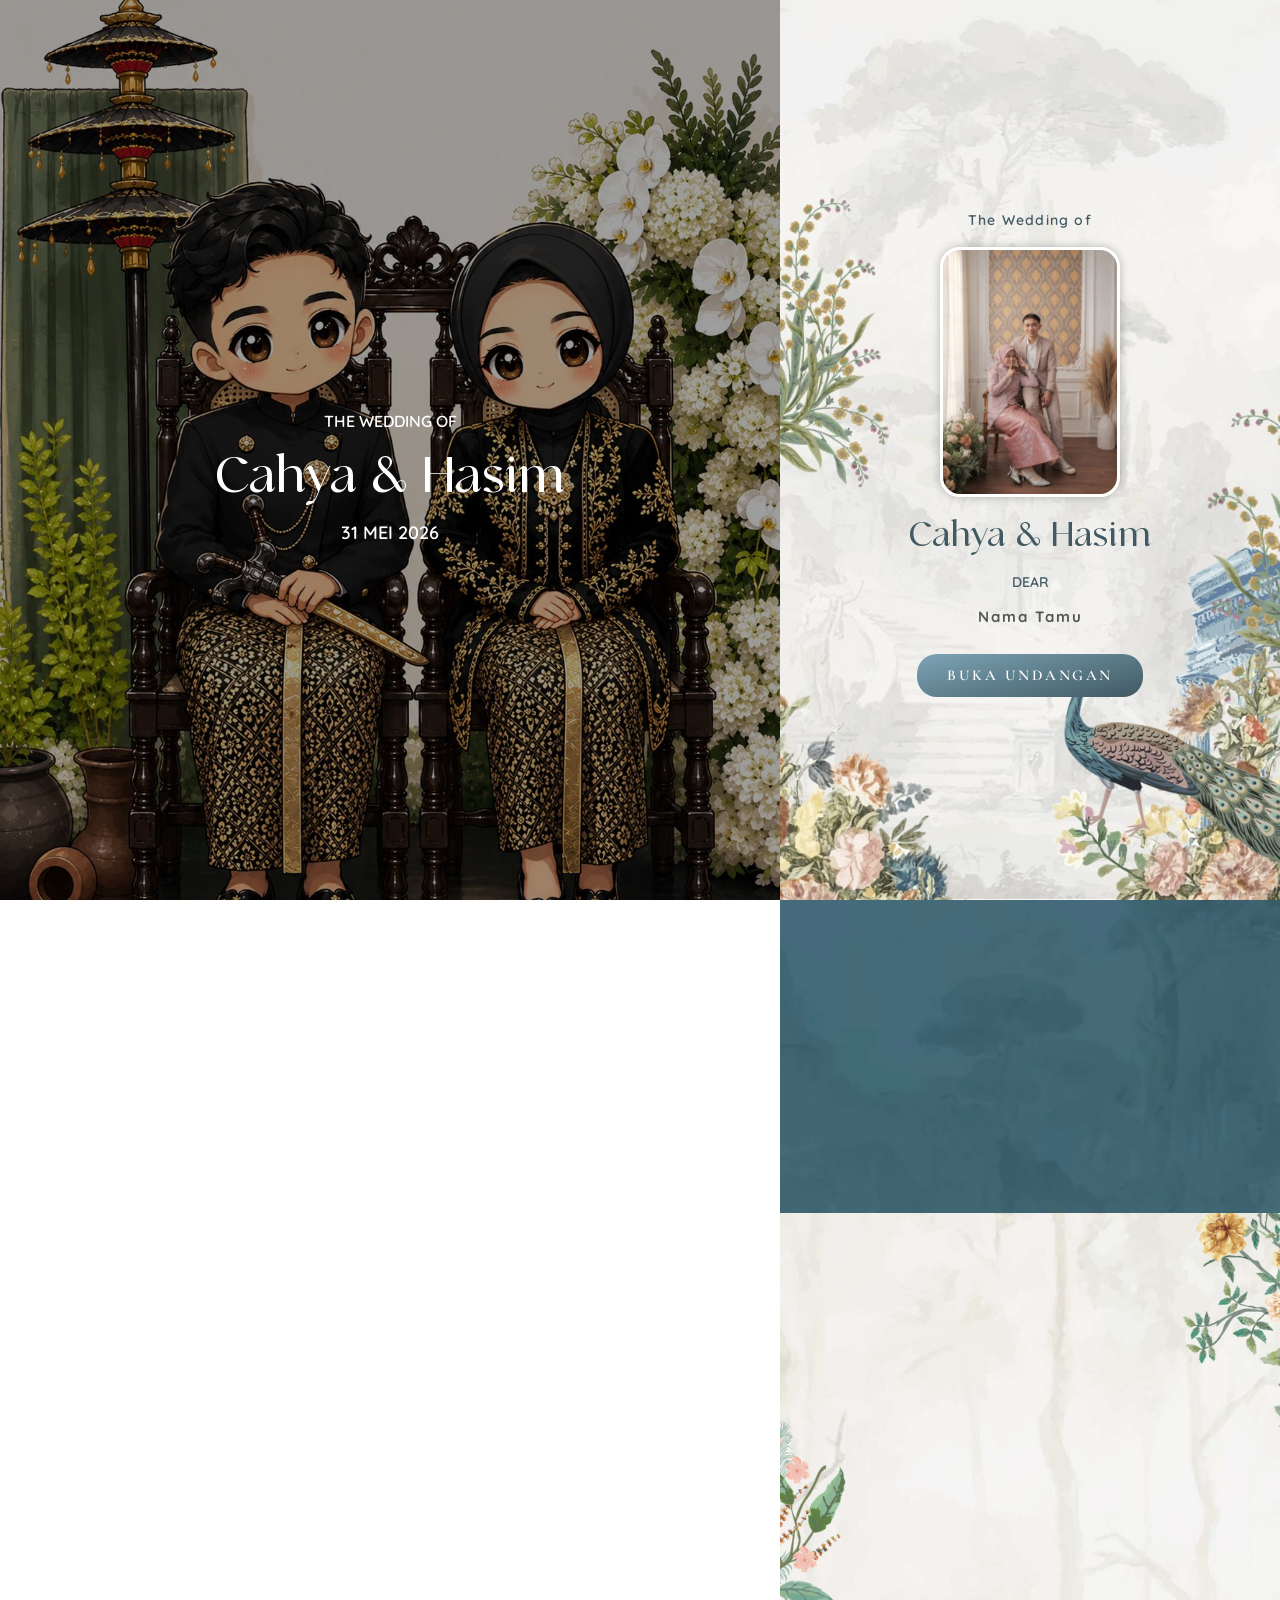
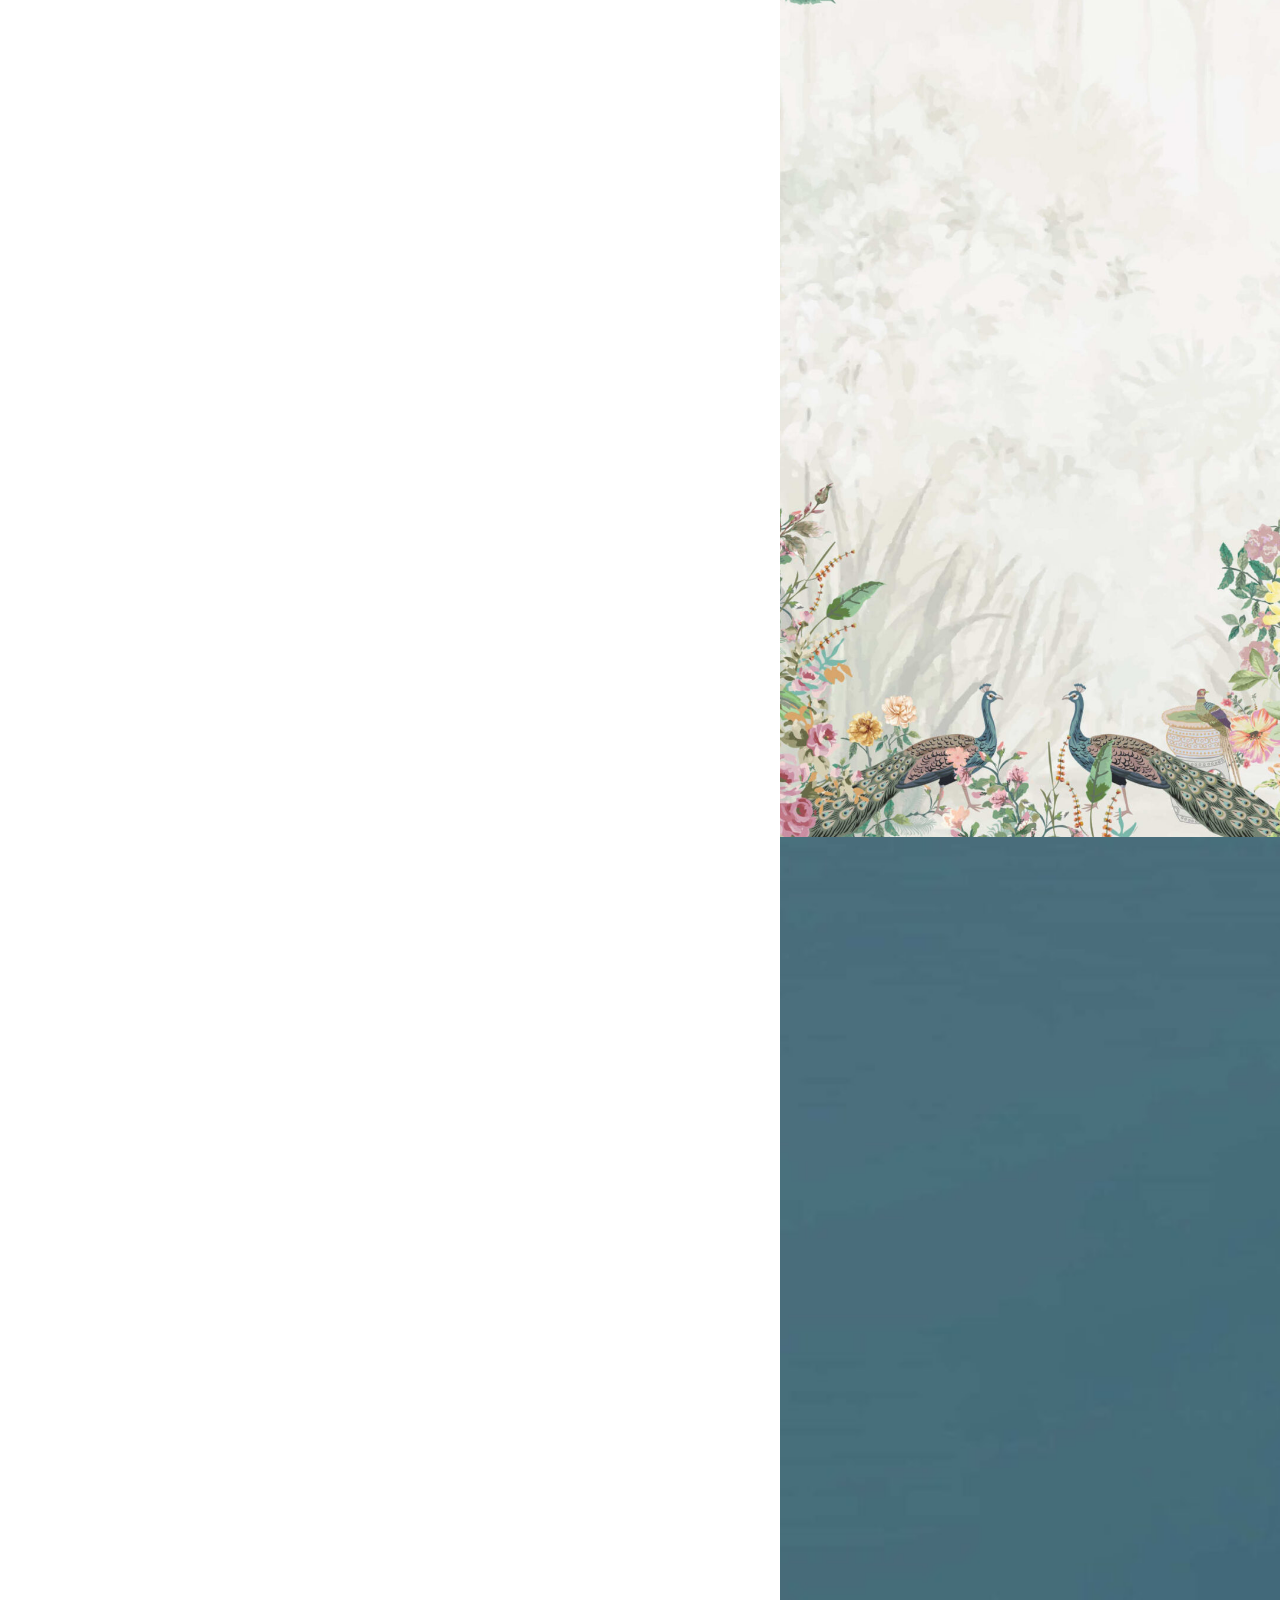
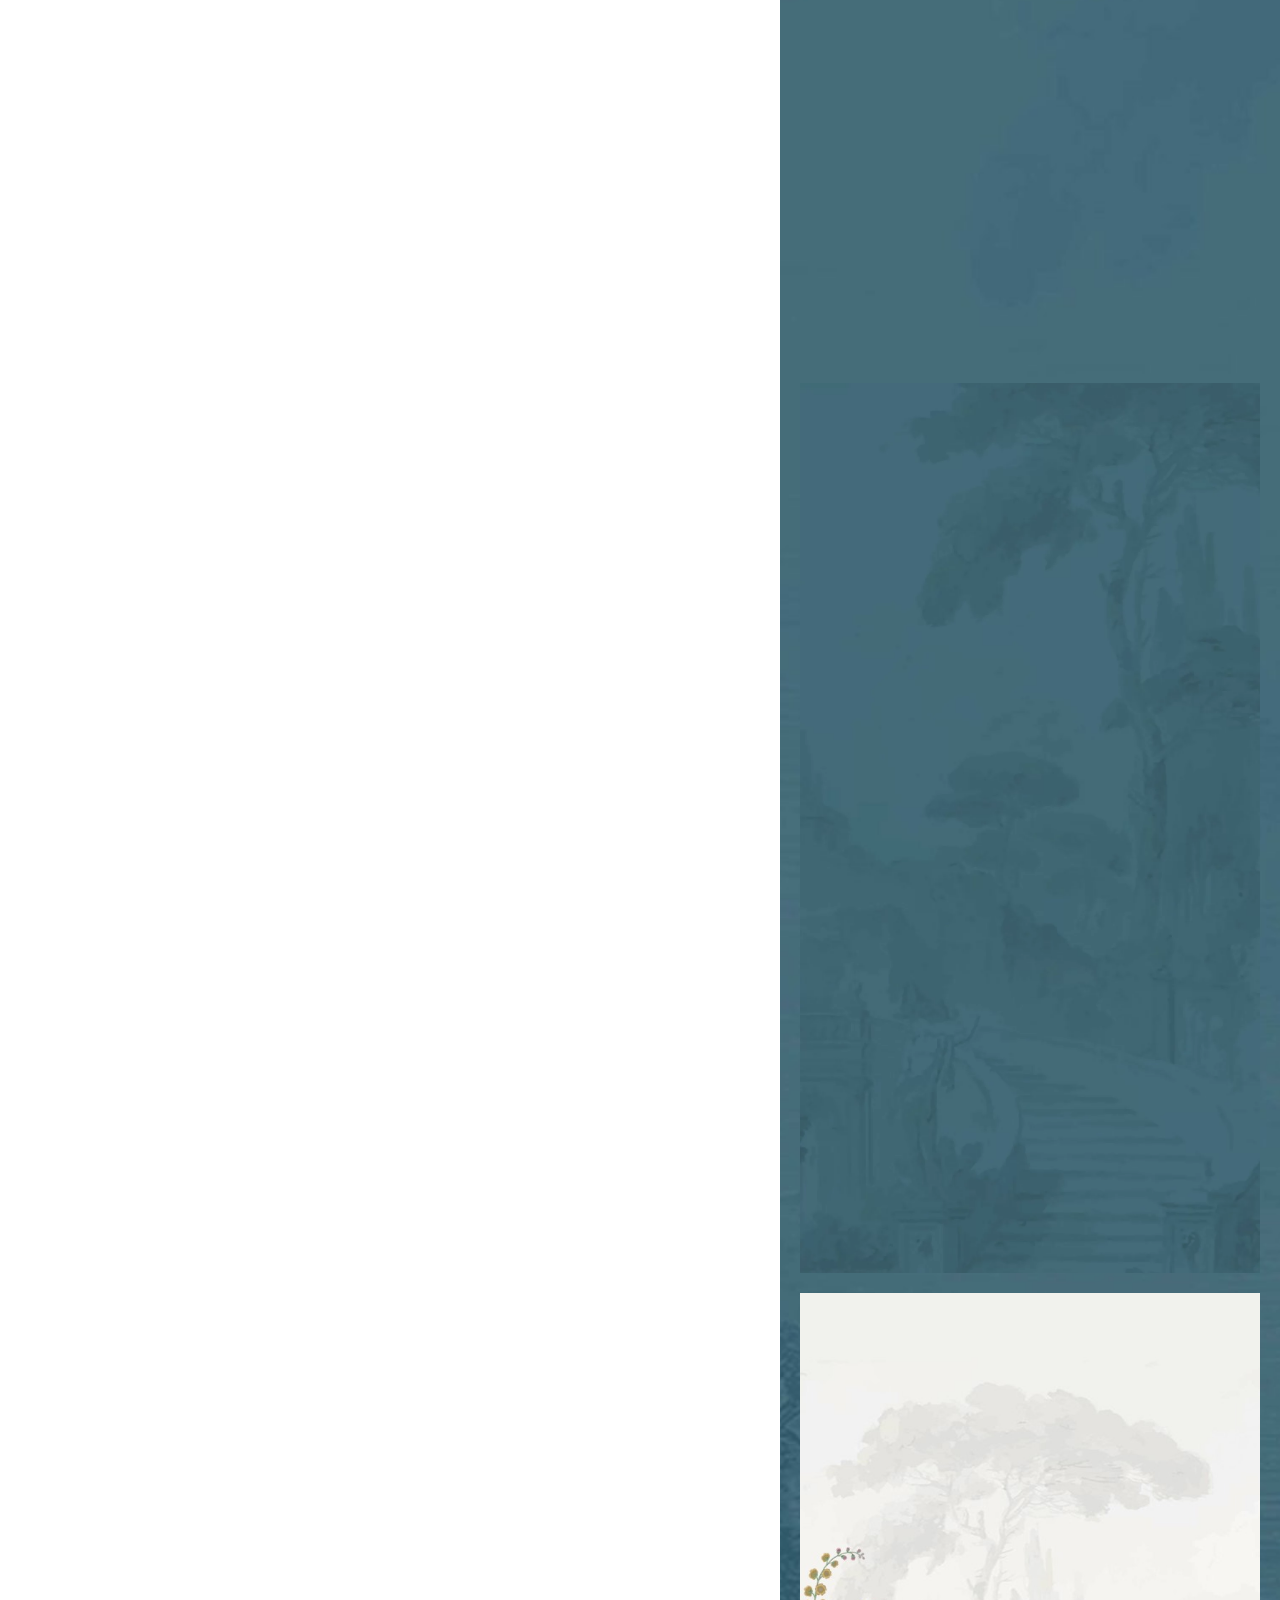
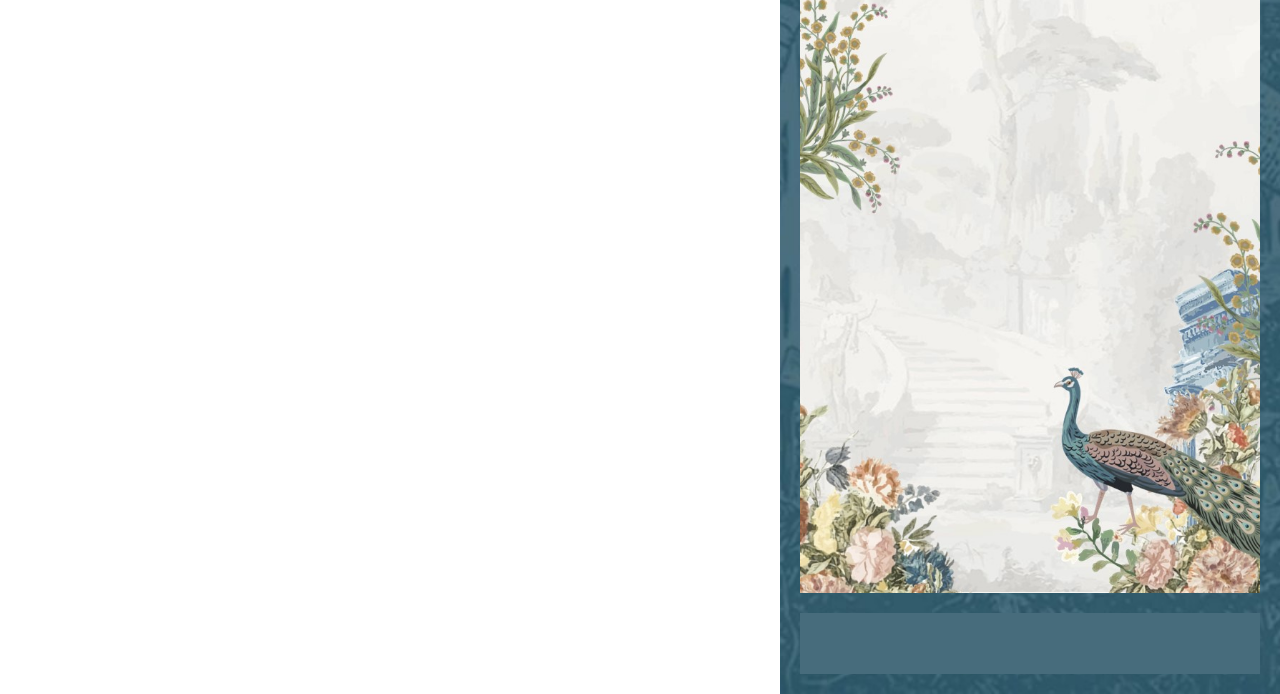
<file: indexold.html>
<!DOCTYPE html>
<html lang="id">

<!-- Added by HTTrack --><meta http-equiv="content-type" content="text/html;charset=UTF-8" /><!-- /Added by HTTrack -->
<head>
	<meta charset="UTF-8">
		        <style type="text/css">
            .cui-comment-text img {
                max-width: 100% !important;
            }
        </style>
        <meta name='robots' content='noindex, nofollow' />
<link rel='dns-prefetch' href='./unpkg.com/index.html' />
<link rel='dns-prefetch' href='./cdnjs.cloudflare.com/index.html' />
<style id='wp-img-auto-sizes-contain-inline-css'>
img:is([sizes=auto i],[sizes^="auto," i]){contain-intrinsic-size:3000px 1500px}
/*# sourceURL=wp-img-auto-sizes-contain-inline-css */
</style>
<link rel='stylesheet' id='bdt-uikit-css' href='./wp-content/plugins/weddingpress/assets/css/modules/bdt-uikit5829.css?ver=3.15.1' media='all' />
<link rel='stylesheet' id='ep-helper-css' href='./wp-content/plugins/weddingpress/assets/css/modules/ep-helper5dc4.css?ver=3.2.1.1' media='all' />
<link href="https://cdn.jsdelivr.net/npm/aos@2.3.4/dist/aos.css" rel="stylesheet">
<script src="https://cdn.jsdelivr.net/npm/aos@2.3.4/dist/aos.js"></script>
<style id='wp-emoji-styles-inline-css'>

	img.wp-smiley, img.emoji {
		display: inline !important;
		border: none !important;
		box-shadow: none !important;
		height: 1em !important;
		width: 1em !important;
		margin: 0 0.07em !important;
		vertical-align: -0.1em !important;
		background: none !important;
		padding: 0 !important;
	}
/*# sourceURL=wp-emoji-styles-inline-css */
</style>
<link rel='stylesheet' id='uaf_client_css-css' href='./wp-content/uploads/useanyfont/uafb4bd.css?ver=1775488368' media='all' />
<link rel='stylesheet' id='exad-main-style-css' href='./wp-content/plugins/weddingpress/assets/css/exad-styles.minb34e.css?ver=6.9.4' media='all' />
<link rel='stylesheet' id='cui_style-css' href='./wp-content/plugins/weddingpress/addons/comment-kit2/css/cui_style8a54.css?ver=1.0.0' media='screen' />
<style id='cui_style-inline-css'>

		.cui-wrapper {
		  font-size: 14px
		}
	.cui-post-author {
	color: white !important;
	background: #777 !important;
}

/*Tombol Kirim*/
.cui-wrapper.cui-facebook .cui-wrap-form .cui-container-form input[type="submit"], /*Tombol Kirim*/
.cui-wrapper.cui-facebook .cui-wrap-form .cui-container-form input[type="submit"], .cui-wrapper.cui-facebook .cui-wrap-form .cui-container-form input[type="button"].cui-form-btn {
    width: 100%;
    font-size: 15px !important;
    margin-left: 0px;
}

.cui-wrapper .cui-wrap-form .cui-container-form p.form-submit {
    float: none;
}

.cui-wrapper.cui-facebook .cui-wrap-form {
    border-top: none;
}

.cui_comment_count_card.cui_card-tidak_hadir {
    background-color: #fdbcbc!important;
    color: #ff0000!important;
    border: 0!important;
    border-radius: 8px;
            }

.cui_comment_count_card.cui_card-hadir {
    background-color: #d9f9d3!important;
     color: #473025!important;
    border: 0!important;
    border-radius: 8px;
            }

.cui_comment_count_card.cui_card-masih_ragu {
    background-color: #d5d5d5!important;
     color: #666565!important;
    border: 0!important;
    border-radius: 8px;
}

.cui-wrapper.cui-facebook ul.cui-container-comments li.cui-item-comment {
    border-bottom: 0px solid #ffffff;
}

.cui-wrapper.cui-facebook ul.cui-container-comments {
    border-top: 0px solid #ffffff;
}

	.cui-wrapper ul.cui-container-comments li.cui-item-comment .cui-comment-avatar img {
		max-width: 28px;
		max-height: 28px;
	}
	.cui-wrapper ul.cui-container-comments li.cui-item-comment .cui-comment-content {
		margin-left: 38px;
	}
	.cui-wrapper ul.cui-container-comments li.cui-item-comment ul .cui-comment-avatar img {
		max-width: 24px;
		max-height: 24px;
	}
	.cui-wrapper ul.cui-container-comments li.cui-item-comment ul ul .cui-comment-avatar img {
		max-width: 21px;
		max-height: 21px;
	}
    .cui_comment_count_card.cui_card-tidak_hadir {
    background-color: #d90a11;
    }
    .cui_comment_count_card.cui_card-hadir {
    background-color: #3D9A62;
    }
    .cui_comment_count_card.cui_card-masih_ragu {
    background-color: #d7a916;
    }
	
/*# sourceURL=cui_style-inline-css */
</style>
<link rel='stylesheet' id='wdp-icon-css' href='./wp-content/plugins/weddingpress/assets/css/new-icon.min5dc4.css?ver=3.2.1.1' media='all' />
<link rel='stylesheet' id='hello-elementor-css' href='./wp-content/themes/hello-elementor/assets/css/reseta7da.css?ver=3.4.7' media='all' />
<link rel='stylesheet' id='hello-elementor-theme-style-css' href='./wp-content/themes/hello-elementor/assets/css/themea7da.css?ver=3.4.7' media='all' />
<link rel='stylesheet' id='hello-elementor-header-footer-css' href='./wp-content/themes/hello-elementor/assets/css/header-footera7da.css?ver=3.4.7' media='all' />
<link rel='stylesheet' id='elementor-frontend-css' href='./wp-content/plugins/elementor/assets/css/frontend.min4bf6.css?ver=3.33.2' media='all' />
<link rel='stylesheet' id='elementor-post-4-css' href='./wp-content/uploads/elementor/css/post-41e6b.css?ver=1775488394' media='all' />
<link rel='stylesheet' id='elementor-icons-css' href='./wp-content/plugins/elementor/assets/lib/eicons/css/elementor-icons.mine085.css?ver=5.44.0' media='all' />
<link rel='stylesheet' id='weddingpress-wdp-css' href='./wp-content/plugins/weddingpress/assets/css/wdp5dc4.css?ver=3.2.1.1' media='all' />
<link rel='stylesheet' id='kirim-kit-css' href='./wp-content/plugins/weddingpress/assets/css/guest-book5dc4.css?ver=3.2.1.1' media='all' />
<link rel='stylesheet' id='widget-heading-css' href='./wp-content/plugins/elementor/assets/css/widget-heading.min4bf6.css?ver=3.33.2' media='all' />
<link rel='stylesheet' id='widget-image-css' href='./wp-content/plugins/elementor/assets/css/widget-image.min4bf6.css?ver=3.33.2' media='all' />
<link rel='stylesheet' id='widget-lottie-css' href='./wp-content/plugins/elementor-pro/assets/css/widget-lottie.min5759.css?ver=3.32.1' media='all' />
<link rel='stylesheet' id='e-animation-fadeInDown-css' href='./wp-content/plugins/elementor/assets/lib/animations/styles/fadeInDown.min4bf6.css?ver=3.33.2' media='all' />
<link rel='stylesheet' id='e-animation-zoomIn-css' href='./wp-content/plugins/elementor/assets/lib/animations/styles/zoomIn.min4bf6.css?ver=3.33.2' media='all' />
<link rel='stylesheet' id='e-animation-fadeInUp-css' href='./wp-content/plugins/elementor/assets/lib/animations/styles/fadeInUp.min4bf6.css?ver=3.33.2' media='all' />
<link rel='stylesheet' id='widget-spacer-css' href='./wp-content/plugins/elementor/assets/css/widget-spacer.min4bf6.css?ver=3.33.2' media='all' />
<link rel='stylesheet' id='widget-social-icons-css' href='./wp-content/plugins/elementor/assets/css/widget-social-icons.min4bf6.css?ver=3.33.2' media='all' />
<link rel='stylesheet' id='e-apple-webkit-css' href='./wp-content/plugins/elementor/assets/css/conditionals/apple-webkit.min4bf6.css?ver=3.33.2' media='all' />
<link rel='stylesheet' id='swiper-css' href='./wp-content/plugins/elementor/assets/lib/swiper/v8/css/swiper.min94a4.css?ver=8.4.5' media='all' />
<link rel='stylesheet' id='e-swiper-css' href='./wp-content/plugins/elementor/assets/css/conditionals/e-swiper.min4bf6.css?ver=3.33.2' media='all' />
<link rel='stylesheet' id='widget-gallery-css' href='./wp-content/plugins/elementor-pro/assets/css/widget-gallery.min5759.css?ver=3.32.1' media='all' />
<link rel='stylesheet' id='elementor-gallery-css' href='./wp-content/plugins/elementor/assets/lib/e-gallery/css/e-gallery.min7359.css?ver=1.2.0' media='all' />
<link rel='stylesheet' id='e-transitions-css' href='./wp-content/plugins/elementor-pro/assets/css/conditionals/transitions.min5759.css?ver=3.32.1' media='all' />
<link rel='stylesheet' id='e-animation-shrink-css' href='./wp-content/plugins/elementor/assets/lib/animations/styles/e-animation-shrink.min4bf6.css?ver=3.33.2' media='all' />
<link rel='stylesheet' id='e-sticky-css' href='./wp-content/plugins/elementor-pro/assets/css/modules/sticky.min5759.css?ver=3.32.1' media='all' />
<link rel='stylesheet' id='elementor-post-21373-css' href='./wp-content/uploads/elementor/css/post-2137364c4.css?ver=1775488536' media='all' />
<link rel='stylesheet' id='elementor-gf-local-roboto-css' href='./wp-content/uploads/elementor/google-fonts/css/robotoe99d.css?ver=1745905774' media='all' />
<link rel='stylesheet' id='elementor-gf-local-robotoslab-css' href='./wp-content/uploads/elementor/google-fonts/css/robotoslabc89b.css?ver=1745905777' media='all' />
<link rel='stylesheet' id='elementor-gf-local-quicksand-css' href='./wp-content/uploads/elementor/google-fonts/css/quicksandc779.css?ver=1745905872' media='all' />
<link rel='stylesheet' id='elementor-gf-local-cormorantgaramond-css' href='./wp-content/uploads/elementor/google-fonts/css/cormorantgaramond43e2.css?ver=1745905805' media='all' />
<link rel='stylesheet' id='elementor-gf-local-poppins-css' href='./wp-content/uploads/elementor/google-fonts/css/poppinsc322.css?ver=1745905814' media='all' />
<link rel='stylesheet' id='elementor-gf-local-jura-css' href='./wp-content/uploads/elementor/google-fonts/css/jurab49c.css?ver=1745905788' media='all' />
<link rel='stylesheet' id='elementor-gf-local-montserrat-css' href='./wp-content/uploads/elementor/google-fonts/css/montserrat5cac.css?ver=1745905793' media='all' />
<link rel='stylesheet' id='elementor-icons-shared-0-css' href='./wp-content/plugins/elementor/assets/lib/font-awesome/css/fontawesome.min52d5.css?ver=5.15.3' media='all' />
<link rel='stylesheet' id='elementor-icons-fa-brands-css' href='./wp-content/plugins/elementor/assets/lib/font-awesome/css/brands.min52d5.css?ver=5.15.3' media='all' />
<link rel='stylesheet' id='elementor-icons-fa-solid-css' href='./wp-content/plugins/elementor/assets/lib/font-awesome/css/solid.min52d5.css?ver=5.15.3' media='all' />
<link rel='stylesheet' id='elementor-icons-fa-regular-css' href='./wp-content/plugins/elementor/assets/lib/font-awesome/css/regular.min52d5.css?ver=5.15.3' media='all' />
<script src="./wp-includes/js/jquery/jquery.minf43b.js?ver=3.7.1" id="jquery-core-js"></script>
<script src="./wp-includes/js/jquery/jquery-migrate.min5589.js?ver=3.4.1" id="jquery-migrate-js"></script>
<link rel="https://api.w.org/" href="./wp-json/index.html" /><link rel="alternate" title="JSON" type="application/json" href="./wp-json/wp/v2/pages/21373.json" /><link rel="EditURI" type="application/rsd+xml" title="RSD" href="./xmlrpc0db0.php?rsd" />
<meta name="generator" content="WordPress 6.9.4" />
<link rel='shortlink' href='./indexc780.html?p=21373' />
<meta name="generator" content="Elementor 3.33.2; features: additional_custom_breakpoints; settings: css_print_method-external, google_font-enabled, font_display-auto">
<link href="./unpkg.com/aos@2.3.1/dist/aos.css" rel="stylesheet">
			<style>
				.e-con.e-parent:nth-of-type(n+4):not(.e-lazyloaded):not(.e-no-lazyload),
				.e-con.e-parent:nth-of-type(n+4):not(.e-lazyloaded):not(.e-no-lazyload) * {
					background-image: none !important;
				}
				@media screen and (max-height: 1024px) {
					.e-con.e-parent:nth-of-type(n+3):not(.e-lazyloaded):not(.e-no-lazyload),
					.e-con.e-parent:nth-of-type(n+3):not(.e-lazyloaded):not(.e-no-lazyload) * {
						background-image: none !important;
					}
				}
				@media screen and (max-height: 640px) {
					.e-con.e-parent:nth-of-type(n+2):not(.e-lazyloaded):not(.e-no-lazyload),
					.e-con.e-parent:nth-of-type(n+2):not(.e-lazyloaded):not(.e-no-lazyload) * {
						background-image: none !important;
					}
				}
			</style>
			<style class='wp-fonts-local'>
@font-face{font-family:anydore;font-style:normal;font-weight:400;font-display:fallback;src:url('./wp-content/uploads/useanyfont/7407Anydore.woff2') format('woff2');}
@font-face{font-family:dearsarah;font-style:normal;font-weight:400;font-display:fallback;src:url('./wp-content/uploads/useanyfont/1490DearSarah.woff2') format('woff2');}
@font-face{font-family:spring-in-may;font-style:normal;font-weight:400;font-display:fallback;src:url('./wp-content/uploads/useanyfont/2678Spring-in-may.woff2') format('woff2');}
@font-face{font-family:dear-sarah;font-style:normal;font-weight:400;font-display:fallback;src:url('./wp-content/uploads/useanyfont/1435Dear-Sarah.woff2') format('woff2');}
@font-face{font-family:coffee-extra;font-style:normal;font-weight:400;font-display:fallback;src:url('./wp-content/uploads/useanyfont/9281Coffee-Extra.woff2') format('woff2');}
@font-face{font-family:autumn;font-style:normal;font-weight:400;font-display:fallback;src:url('./wp-content/uploads/useanyfont/2546Autumn.woff2') format('woff2');}
@font-face{font-family:freestyle;font-style:normal;font-weight:400;font-display:fallback;src:url('./wp-content/uploads/useanyfont/1847Freestyle.woff2') format('woff2');}
@font-face{font-family:rainbow-in-june;font-style:normal;font-weight:400;font-display:fallback;src:url('./wp-content/uploads/useanyfont/3828Rainbow-in-June.woff2') format('woff2');}
@font-face{font-family:strawberrycupcakes;font-style:normal;font-weight:400;font-display:fallback;src:url('./wp-content/uploads/useanyfont/513StrawberryCupcakes.woff2') format('woff2');}
@font-face{font-family:mishka;font-style:normal;font-weight:400;font-display:fallback;src:url('./wp-content/uploads/useanyfont/7924Mishka.woff2') format('woff2');}
@font-face{font-family:coffe-for-breakfast;font-style:normal;font-weight:400;font-display:fallback;src:url('./wp-content/uploads/useanyfont/2669Coffe-for-breakfast.woff2') format('woff2');}
@font-face{font-family:hashiba;font-style:normal;font-weight:400;font-display:fallback;src:url('./wp-content/uploads/useanyfont/4323Hashiba.woff2') format('woff2');}
@font-face{font-family:calvino;font-style:normal;font-weight:400;font-display:fallback;src:url('./wp-content/uploads/useanyfont/8024Calvino.woff2') format('woff2');}
@font-face{font-family:winterbeauty-script;font-style:normal;font-weight:400;font-display:fallback;src:url('./wp-content/uploads/useanyfont/604Winterbeauty-Script.woff2') format('woff2');}
@font-face{font-family:back-to-school;font-style:normal;font-weight:400;font-display:fallback;src:url('./wp-content/uploads/useanyfont/6655Back-to-School.woff2') format('woff2');}
@font-face{font-family:revania;font-style:normal;font-weight:400;font-display:fallback;src:url('./wp-content/uploads/useanyfont/8713Revania.woff2') format('woff2');}
@font-face{font-family:italianno;font-style:normal;font-weight:400;font-display:fallback;src:url('./wp-content/uploads/useanyfont/4215Italianno.woff2') format('woff2');}
@font-face{font-family:traditional-arabic;font-style:normal;font-weight:400;font-display:fallback;src:url('./wp-content/uploads/useanyfont/8462Traditional-arabic.woff2') format('woff2');}
@font-face{font-family:redrains-demo;font-style:normal;font-weight:400;font-display:fallback;src:url('./wp-content/uploads/useanyfont/2837Redrains-demo.woff2') format('woff2');}
@font-face{font-family:black-rotela;font-style:normal;font-weight:400;font-display:fallback;src:url('./wp-content/uploads/useanyfont/9689Black-Rotela.woff2') format('woff2');}
@font-face{font-family:mainstay;font-style:normal;font-weight:400;font-display:fallback;src:url('./wp-content/uploads/useanyfont/5504Mainstay.woff2') format('woff2');}
@font-face{font-family:monoline;font-style:normal;font-weight:400;font-display:fallback;src:url('./wp-content/uploads/useanyfont/7448Monoline.woff2') format('woff2');}
@font-face{font-family:praise;font-style:normal;font-weight:400;font-display:fallback;src:url('./wp-content/uploads/useanyfont/7012Praise.woff2') format('woff2');}
@font-face{font-family:playball;font-style:normal;font-weight:400;font-display:fallback;src:url('./wp-content/uploads/useanyfont/3194Playball.woff2') format('woff2');}
@font-face{font-family:the-californication;font-style:normal;font-weight:400;font-display:fallback;src:url('./wp-content/uploads/useanyfont/1083The-Californication.woff2') format('woff2');}
@font-face{font-family:photograph;font-style:normal;font-weight:400;font-display:fallback;src:url('./wp-content/uploads/useanyfont/9331Photograph.woff2') format('woff2');}
@font-face{font-family:muthiara;font-style:normal;font-weight:400;font-display:fallback;src:url('./wp-content/uploads/useanyfont/6587Muthiara.woff2') format('woff2');}
@font-face{font-family:high_spirited;font-style:normal;font-weight:400;font-display:fallback;src:url('./wp-content/uploads/useanyfont/8207High_spirited.woff2') format('woff2');}
@font-face{font-family:tangerin;font-style:normal;font-weight:400;font-display:fallback;src:url('./wp-content/uploads/useanyfont/9294Tangerin.woff2') format('woff2');}
@font-face{font-family:bernardo;font-style:normal;font-weight:400;font-display:fallback;src:url('./wp-content/uploads/useanyfont/3318Bernardo.woff2') format('woff2');}
@font-face{font-family:grithani;font-style:normal;font-weight:400;font-display:fallback;src:url('./wp-content/uploads/useanyfont/3157Grithani.woff2') format('woff2');}
@font-face{font-family:agencyfb-bold;font-style:normal;font-weight:400;font-display:fallback;src:url('./wp-content/uploads/useanyfont/5025AgencyFB-Bold.woff2') format('woff2');}
@font-face{font-family:cream-cake;font-style:normal;font-weight:400;font-display:fallback;src:url('./wp-content/uploads/useanyfont/8323Cream-Cake.woff2') format('woff2');}
@font-face{font-family:trajan;font-style:normal;font-weight:400;font-display:fallback;src:url('./wp-content/uploads/useanyfont/2989Trajan.woff2') format('woff2');}
@font-face{font-family:monotype-corsiva;font-style:normal;font-weight:400;font-display:fallback;src:url('./wp-content/uploads/useanyfont/5088Monotype-Corsiva.woff2') format('woff2');}
@font-face{font-family:mutiara;font-style:normal;font-weight:400;font-display:fallback;src:url('./wp-content/uploads/useanyfont/7291Mutiara.woff2') format('woff2');}
@font-face{font-family:carolyna-pro-black;font-style:normal;font-weight:400;font-display:fallback;src:url('./wp-content/uploads/useanyfont/3891Carolyna-Pro-Black.woff2') format('woff2');}
@font-face{font-family:belisha;font-style:normal;font-weight:400;font-display:fallback;src:url('./wp-content/uploads/useanyfont/9015Belisha.woff2') format('woff2');}
@font-face{font-family:bohemian;font-style:normal;font-weight:400;font-display:fallback;src:url('./wp-content/uploads/useanyfont/271Bohemian.woff2') format('woff2');}
@font-face{font-family:bodebeck;font-style:normal;font-weight:400;font-display:fallback;src:url('./wp-content/uploads/useanyfont/2535Bodebeck.woff2') format('woff2');}
@font-face{font-family:the-bernardo;font-style:normal;font-weight:400;font-display:fallback;src:url('./wp-content/uploads/useanyfont/7942The-bernardo.woff2') format('woff2');}
@font-face{font-family:vogue;font-style:normal;font-weight:400;font-display:fallback;src:url('./wp-content/uploads/useanyfont/4389Vogue.woff2') format('woff2');}
@font-face{font-family:pinyonscript-regular;font-style:normal;font-weight:400;font-display:fallback;src:url('./wp-content/uploads/useanyfont/8612PinyonScript-Regular.woff2') format('woff2');}
@font-face{font-family:hennypenny;font-style:normal;font-weight:400;font-display:fallback;src:url('./wp-content/uploads/useanyfont/339HennyPenny.woff2') format('woff2');}
@font-face{font-family:sweet-saturday;font-style:normal;font-weight:400;font-display:fallback;src:url('./wp-content/uploads/useanyfont/5014Sweet-Saturday.woff2') format('woff2');}
@font-face{font-family:rumraisin;font-style:normal;font-weight:400;font-display:fallback;src:url('./wp-content/uploads/useanyfont/9746RumRaisin.woff2') format('woff2');}
@font-face{font-family:poorstory;font-style:normal;font-weight:400;font-display:fallback;src:url('./wp-content/uploads/useanyfont/8630PoorStory.woff2') format('woff2');}
@font-face{font-family:matrix;font-style:normal;font-weight:400;font-display:fallback;src:url('./wp-content/uploads/useanyfont/3365matrix.woff2') format('woff2');}
@font-face{font-family:bebas-neue;font-style:normal;font-weight:400;font-display:fallback;src:url('./wp-content/uploads/useanyfont/9311Bebas-Neue.woff2') format('woff2');}
@font-face{font-family:akaya-kanadaka;font-style:normal;font-weight:400;font-display:fallback;src:url('./wp-content/uploads/useanyfont/5638Akaya-Kanadaka.woff2') format('woff2');}
@font-face{font-family:delius-swash-caps;font-style:normal;font-weight:400;font-display:fallback;src:url('./wp-content/uploads/useanyfont/5359Delius-Swash-Caps.woff2') format('woff2');}
@font-face{font-family:chilanka;font-style:normal;font-weight:400;font-display:fallback;src:url('./wp-content/uploads/useanyfont/5914Chilanka.woff2') format('woff2');}
@font-face{font-family:autumn-in-november;font-style:normal;font-weight:400;font-display:fallback;src:url('./wp-content/uploads/useanyfont/1300Autumn-in-November.woff2') format('woff2');}
@font-face{font-family:skranji;font-style:normal;font-weight:400;font-display:fallback;src:url('./wp-content/uploads/useanyfont/4226Skranji.woff2') format('woff2');}
@font-face{font-family:gallerymodern-webfon;font-style:normal;font-weight:400;font-display:fallback;src:url('./wp-content/uploads/useanyfont/3971gallerymodern-webfon.woff2') format('woff2');}
@font-face{font-family:gallerymodern-webfon;font-style:normal;font-weight:400;font-display:fallback;src:url('./wp-content/uploads/useanyfont/9483gallerymodern-webfon.woff2') format('woff2');}
@font-face{font-family:laluxesscript-regula;font-style:normal;font-weight:400;font-display:fallback;src:url('./wp-content/uploads/useanyfont/2366LaLuxesScript-Regula.woff2') format('woff2');}
@font-face{font-family:laluxesscript-regula;font-style:normal;font-weight:400;font-display:fallback;src:url('./wp-content/uploads/useanyfont/9441LaLuxesScript-Regula.woff2') format('woff2');}
@font-face{font-family:oakes-grotesk-regula;font-style:normal;font-weight:400;font-display:fallback;src:url('./wp-content/uploads/useanyfont/6648Oakes-Grotesk-Regula.woff2') format('woff2');}
@font-face{font-family:welcome-ramadhan;font-style:normal;font-weight:400;font-display:fallback;src:url('./wp-content/uploads/useanyfont/3003welcome-ramadhan.woff2') format('woff2');}
@font-face{font-family:aladin;font-style:normal;font-weight:400;font-display:fallback;src:url('./wp-content/uploads/useanyfont/3952Aladin.woff2') format('woff2');}
@font-face{font-family:analogue;font-style:normal;font-weight:400;font-display:fallback;src:url('./wp-content/uploads/useanyfont/339Analogue.woff2') format('woff2');}
@font-face{font-family:analogue;font-style:normal;font-weight:400;font-display:fallback;src:url('./wp-content/uploads/useanyfont/1261Analogue.woff2') format('woff2');}
@font-face{font-family:creattion;font-style:normal;font-weight:400;font-display:fallback;src:url('./wp-content/uploads/useanyfont/714Creattion.woff2') format('woff2');}
@font-face{font-family:creattion;font-style:normal;font-weight:400;font-display:fallback;src:url('./wp-content/uploads/useanyfont/4013Creattion.woff2') format('woff2');}
@font-face{font-family:editors-light;font-style:normal;font-weight:400;font-display:fallback;src:url('./wp-content/uploads/useanyfont/9404Editors-Light.woff2') format('woff2');}
@font-face{font-family:editors-light;font-style:normal;font-weight:400;font-display:fallback;src:url('./wp-content/uploads/useanyfont/6212Editors-Light.woff2') format('woff2');}
@font-face{font-family:power;font-style:normal;font-weight:400;font-display:fallback;src:url('./wp-content/uploads/useanyfont/7107power.woff2') format('woff2');}
@font-face{font-family:power;font-style:normal;font-weight:400;font-display:fallback;src:url('./wp-content/uploads/useanyfont/4526power.woff2') format('woff2');}
@font-face{font-family:maglonyfreeversion;font-style:normal;font-weight:400;font-display:fallback;src:url('./wp-content/uploads/useanyfont/5509Maglonyfreeversion.woff2') format('woff2');}
@font-face{font-family:adinekir;font-style:normal;font-weight:400;font-display:fallback;src:url('./wp-content/uploads/useanyfont/6796adinekir.woff2') format('woff2');}
@font-face{font-family:boheme-floral;font-style:normal;font-weight:400;font-display:fallback;src:url('./wp-content/uploads/useanyfont/943Boheme-Floral.woff2') format('woff2');}
@font-face{font-family:hatolie;font-style:normal;font-weight:400;font-display:fallback;src:url('./wp-content/uploads/useanyfont/2484Hatolie.woff2') format('woff2');}
@font-face{font-family:iskry;font-style:normal;font-weight:400;font-display:fallback;src:url('./wp-content/uploads/useanyfont/5573iskry.woff2') format('woff2');}
@font-face{font-family:dk-plague-master;font-style:normal;font-weight:400;font-display:fallback;src:url('./wp-content/uploads/useanyfont/6025DK-Plague-Master.woff2') format('woff2');}
@font-face{font-family:newyork;font-style:normal;font-weight:400;font-display:fallback;src:url('./wp-content/uploads/useanyfont/418NewYork.woff2') format('woff2');}
@font-face{font-family:vtks-bandoleones;font-style:normal;font-weight:400;font-display:fallback;src:url('./wp-content/uploads/useanyfont/8398Vtks-Bandoleones.woff2') format('woff2');}
@font-face{font-family:collina-regular;font-style:normal;font-weight:400;font-display:fallback;src:url('./wp-content/uploads/useanyfont/4526Collina-Regular.woff2') format('woff2');}
@font-face{font-family:anabele;font-style:normal;font-weight:400;font-display:fallback;src:url('./wp-content/uploads/useanyfont/5086Anabele.woff2') format('woff2');}
@font-face{font-family:walbaumdisplay;font-style:normal;font-weight:400;font-display:fallback;src:url('./wp-content/uploads/useanyfont/8373WalbaumDisplay.woff2') format('woff2');}
@font-face{font-family:alumatica-regular;font-style:normal;font-weight:400;font-display:fallback;src:url('./wp-content/uploads/useanyfont/1427Alumatica-Regular.woff2') format('woff2');}
@font-face{font-family:paris;font-style:normal;font-weight:400;font-display:fallback;src:url('./wp-content/uploads/useanyfont/1539paris.woff2') format('woff2');}
@font-face{font-family:edensor;font-style:normal;font-weight:400;font-display:fallback;src:url('./wp-content/uploads/useanyfont/310Edensor.woff2') format('woff2');}
@font-face{font-family:bon-vivan-regular;font-style:normal;font-weight:400;font-display:fallback;src:url('./wp-content/uploads/useanyfont/4237bon-vivan-regular.woff2') format('woff2');}
@font-face{font-family:edwardian-script;font-style:normal;font-weight:400;font-display:fallback;src:url('./wp-content/uploads/useanyfont/7592Edwardian-Script.woff2') format('woff2');}
@font-face{font-family:roserri;font-style:normal;font-weight:400;font-display:fallback;src:url('./wp-content/uploads/useanyfont/5588Roserri.woff2') format('woff2');}
@font-face{font-family:aphrodite-slim-text;font-style:normal;font-weight:400;font-display:fallback;src:url('./wp-content/uploads/useanyfont/9462Aphrodite-Slim-Text.woff2') format('woff2');}
@font-face{font-family:garlicha;font-style:normal;font-weight:400;font-display:fallback;src:url('./wp-content/uploads/useanyfont/6616garlicha.woff2') format('woff2');}
@font-face{font-family:baskerville-old-face;font-style:normal;font-weight:400;font-display:fallback;src:url('./wp-content/uploads/useanyfont/4320baskerville-old-face.woff2') format('woff2');}
@font-face{font-family:italiana-regular;font-style:normal;font-weight:400;font-display:fallback;src:url('./wp-content/uploads/useanyfont/5666Italiana-Regular.woff2') format('woff2');}
@font-face{font-family:iskry-regular;font-style:normal;font-weight:400;font-display:fallback;src:url('./wp-content/uploads/useanyfont/4236Iskry-Regular.woff2') format('woff2');}
@font-face{font-family:abhaya-libre;font-style:normal;font-weight:400;font-display:fallback;src:url('./wp-content/uploads/useanyfont/3376Abhaya-Libre.woff2') format('woff2');}
@font-face{font-family:sabonltstd-italic;font-style:normal;font-weight:400;font-display:fallback;src:url('./wp-content/uploads/useanyfont/2819SabonLTStd-Italic.woff2') format('woff2');}
@font-face{font-family:saudagar;font-style:normal;font-weight:400;font-display:fallback;src:url('./wp-content/uploads/useanyfont/9218Saudagar.woff2') format('woff2');}
@font-face{font-family:senja-mentari-demo;font-style:normal;font-weight:400;font-display:fallback;src:url('./wp-content/uploads/useanyfont/3500Senja-Mentari-Demo.woff2') format('woff2');}
@font-face{font-family:senja-mentari-demo;font-style:normal;font-weight:400;font-display:fallback;src:url('./wp-content/uploads/useanyfont/9230Senja-Mentari-Demo.woff2') format('woff2');}
@font-face{font-family:senja-mentari-demo;font-style:normal;font-weight:400;font-display:fallback;src:url('./wp-content/uploads/useanyfont/3651Senja-Mentari-Demo.woff2') format('woff2');}
@font-face{font-family:south;font-style:normal;font-weight:400;font-display:fallback;src:url('./wp-content/uploads/useanyfont/3115South.woff2') format('woff2');}
@font-face{font-family:alcantera-serif;font-style:normal;font-weight:400;font-display:fallback;src:url('./wp-content/uploads/useanyfont/2928Alcantera-Serif.woff2') format('woff2');}
@font-face{font-family:aston-script;font-style:normal;font-weight:400;font-display:fallback;src:url('./wp-content/uploads/useanyfont/3791Aston-Script.woff2') format('woff2');}
@font-face{font-family:brown-sugar;font-style:normal;font-weight:400;font-display:fallback;src:url('./wp-content/uploads/useanyfont/2482Brown-Sugar.woff2') format('woff2');}
@font-face{font-family:greatness-regular;font-style:normal;font-weight:400;font-display:fallback;src:url('./wp-content/uploads/useanyfont/9290Greatness-Regular.woff2') format('woff2');}
@font-face{font-family:ivy-mode;font-style:normal;font-weight:400;font-display:fallback;src:url('./wp-content/uploads/useanyfont/4964Ivy-Mode.woff2') format('woff2');}
@font-face{font-family:melindaevania;font-style:normal;font-weight:400;font-display:fallback;src:url('./wp-content/uploads/useanyfont/4202MelindaEvania.woff2') format('woff2');}
@font-face{font-family:romauntgaolines;font-style:normal;font-weight:400;font-display:fallback;src:url('./wp-content/uploads/useanyfont/326RomauntGaolines.woff2') format('woff2');}
@font-face{font-family:san-miguel;font-style:normal;font-weight:400;font-display:fallback;src:url('./wp-content/uploads/useanyfont/1300San-Miguel.woff2') format('woff2');}
@font-face{font-family:bickham-script-pro-r;font-style:normal;font-weight:400;font-display:fallback;src:url('./wp-content/uploads/useanyfont/65Bickham-Script-Pro-R.woff2') format('woff2');}
@font-face{font-family:tangerine;font-style:normal;font-weight:400;font-display:fallback;src:url('./wp-content/uploads/useanyfont/2129Tangerine.woff2') format('woff2');}
@font-face{font-family:rolasansignature;font-style:normal;font-weight:400;font-display:fallback;src:url('./wp-content/uploads/useanyfont/5876rolasansignature.woff2') format('woff2');}
@font-face{font-family:parisienne;font-style:normal;font-weight:400;font-display:fallback;src:url('./wp-content/uploads/useanyfont/3205Parisienne.woff2') format('woff2');}
@font-face{font-family:tempting;font-style:normal;font-weight:400;font-display:fallback;src:url('./wp-content/uploads/useanyfont/9802Tempting.woff2') format('woff2');}
@font-face{font-family:mrgabe-regular;font-style:normal;font-weight:400;font-display:fallback;src:url('./wp-content/uploads/useanyfont/7704MrGabe-Regular.woff2') format('woff2');}
@font-face{font-family:desirable-bursh-text;font-style:normal;font-weight:400;font-display:fallback;src:url('./wp-content/uploads/useanyfont/7406Desirable-Bursh-Text.woff2') format('woff2');}
@font-face{font-family:snellbt;font-style:normal;font-weight:400;font-display:fallback;src:url('./wp-content/uploads/useanyfont/7055SnellBT.woff2') format('woff2');}
</style>
<link rel="icon" href="./wp-content/uploads/2025/03/cropped-PUNAKAWAN-32x32.png" sizes="32x32" />
<link rel="icon" href="./wp-content/uploads/2025/03/cropped-PUNAKAWAN-192x192.png" sizes="192x192" />
<link rel="apple-touch-icon" href="./wp-content/uploads/2025/03/cropped-PUNAKAWAN-180x180.png" />
<meta name="msapplication-TileImage" content="" />
		<style id="wp-custom-css">
			.elementor-button-wrapper {
    margin-top: 10px;
    margin-bottom: 10px;
}

p {
    margin-top: 0;
    margin-bottom: 0;
}

		</style>
			<meta name="viewport" content="width=device-width, initial-scale=1.0, viewport-fit=cover" /><style id='global-styles-inline-css'>
:root{--wp--preset--aspect-ratio--square: 1;--wp--preset--aspect-ratio--4-3: 4/3;--wp--preset--aspect-ratio--3-4: 3/4;--wp--preset--aspect-ratio--3-2: 3/2;--wp--preset--aspect-ratio--2-3: 2/3;--wp--preset--aspect-ratio--16-9: 16/9;--wp--preset--aspect-ratio--9-16: 9/16;--wp--preset--color--black: #000000;--wp--preset--color--cyan-bluish-gray: #abb8c3;--wp--preset--color--white: #ffffff;--wp--preset--color--pale-pink: #f78da7;--wp--preset--color--vivid-red: #cf2e2e;--wp--preset--color--luminous-vivid-orange: #ff6900;--wp--preset--color--luminous-vivid-amber: #fcb900;--wp--preset--color--light-green-cyan: #7bdcb5;--wp--preset--color--vivid-green-cyan: #00d084;--wp--preset--color--pale-cyan-blue: #8ed1fc;--wp--preset--color--vivid-cyan-blue: #0693e3;--wp--preset--color--vivid-purple: #9b51e0;--wp--preset--gradient--vivid-cyan-blue-to-vivid-purple: linear-gradient(135deg,rgb(6,147,227) 0%,rgb(155,81,224) 100%);--wp--preset--gradient--light-green-cyan-to-vivid-green-cyan: linear-gradient(135deg,rgb(122,220,180) 0%,rgb(0,208,130) 100%);--wp--preset--gradient--luminous-vivid-amber-to-luminous-vivid-orange: linear-gradient(135deg,rgb(252,185,0) 0%,rgb(255,105,0) 100%);--wp--preset--gradient--luminous-vivid-orange-to-vivid-red: linear-gradient(135deg,rgb(255,105,0) 0%,rgb(207,46,46) 100%);--wp--preset--gradient--very-light-gray-to-cyan-bluish-gray: linear-gradient(135deg,rgb(238,238,238) 0%,rgb(169,184,195) 100%);--wp--preset--gradient--cool-to-warm-spectrum: linear-gradient(135deg,rgb(74,234,220) 0%,rgb(151,120,209) 20%,rgb(207,42,186) 40%,rgb(238,44,130) 60%,rgb(251,105,98) 80%,rgb(254,248,76) 100%);--wp--preset--gradient--blush-light-purple: linear-gradient(135deg,rgb(255,206,236) 0%,rgb(152,150,240) 100%);--wp--preset--gradient--blush-bordeaux: linear-gradient(135deg,rgb(254,205,165) 0%,rgb(254,45,45) 50%,rgb(107,0,62) 100%);--wp--preset--gradient--luminous-dusk: linear-gradient(135deg,rgb(255,203,112) 0%,rgb(199,81,192) 50%,rgb(65,88,208) 100%);--wp--preset--gradient--pale-ocean: linear-gradient(135deg,rgb(255,245,203) 0%,rgb(182,227,212) 50%,rgb(51,167,181) 100%);--wp--preset--gradient--electric-grass: linear-gradient(135deg,rgb(202,248,128) 0%,rgb(113,206,126) 100%);--wp--preset--gradient--midnight: linear-gradient(135deg,rgb(2,3,129) 0%,rgb(40,116,252) 100%);--wp--preset--font-size--small: 13px;--wp--preset--font-size--medium: 20px;--wp--preset--font-size--large: 36px;--wp--preset--font-size--x-large: 42px;--wp--preset--font-family--anydore: anydore;--wp--preset--font-family--dearsarah: dearsarah;--wp--preset--font-family--spring-in-may: spring-in-may;--wp--preset--font-family--dear-sarah: dear-sarah;--wp--preset--font-family--coffee-extra: coffee-extra;--wp--preset--font-family--autumn: autumn;--wp--preset--font-family--freestyle: freestyle;--wp--preset--font-family--rainbow-in-june: rainbow-in-june;--wp--preset--font-family--strawberrycupcakes: strawberrycupcakes;--wp--preset--font-family--mishka: mishka;--wp--preset--font-family--coffe-for-breakfast: coffe-for-breakfast;--wp--preset--font-family--hashiba: hashiba;--wp--preset--font-family--calvino: calvino;--wp--preset--font-family--winterbeauty-script: winterbeauty-script;--wp--preset--font-family--back-to-school: back-to-school;--wp--preset--font-family--revania: revania;--wp--preset--font-family--italianno: italianno;--wp--preset--font-family--traditional-arabic: traditional-arabic;--wp--preset--font-family--redrains-demo: redrains-demo;--wp--preset--font-family--black-rotela: black-rotela;--wp--preset--font-family--mainstay: mainstay;--wp--preset--font-family--monoline: monoline;--wp--preset--font-family--praise: praise;--wp--preset--font-family--playball: playball;--wp--preset--font-family--the-californication: the-californication;--wp--preset--font-family--photograph: photograph;--wp--preset--font-family--muthiara: muthiara;--wp--preset--font-family--high-spirited: high_spirited;--wp--preset--font-family--tangerin: tangerin;--wp--preset--font-family--bernardo: bernardo;--wp--preset--font-family--grithani: grithani;--wp--preset--font-family--agencyfb-bold: agencyfb-bold;--wp--preset--font-family--cream-cake: cream-cake;--wp--preset--font-family--trajan: trajan;--wp--preset--font-family--monotype-corsiva: monotype-corsiva;--wp--preset--font-family--mutiara: mutiara;--wp--preset--font-family--carolyna-pro-black: carolyna-pro-black;--wp--preset--font-family--belisha: belisha;--wp--preset--font-family--bohemian: bohemian;--wp--preset--font-family--bodebeck: bodebeck;--wp--preset--font-family--the-bernardo: the-bernardo;--wp--preset--font-family--vogue: vogue;--wp--preset--font-family--pinyonscript-regular: pinyonscript-regular;--wp--preset--font-family--hennypenny: hennypenny;--wp--preset--font-family--sweet-saturday: sweet-saturday;--wp--preset--font-family--rumraisin: rumraisin;--wp--preset--font-family--poorstory: poorstory;--wp--preset--font-family--matrix: matrix;--wp--preset--font-family--bebas-neue: bebas-neue;--wp--preset--font-family--akaya-kanadaka: akaya-kanadaka;--wp--preset--font-family--delius-swash-caps: delius-swash-caps;--wp--preset--font-family--chilanka: chilanka;--wp--preset--font-family--autumn-in-november: autumn-in-november;--wp--preset--font-family--skranji: skranji;--wp--preset--font-family--gallerymodern-webfon: gallerymodern-webfon;--wp--preset--font-family--laluxesscript-regula: laluxesscript-regula;--wp--preset--font-family--oakes-grotesk-regula: oakes-grotesk-regula;--wp--preset--font-family--welcome-ramadhan: welcome-ramadhan;--wp--preset--font-family--aladin: aladin;--wp--preset--font-family--analogue: analogue;--wp--preset--font-family--creattion: creattion;--wp--preset--font-family--editors-light: editors-light;--wp--preset--font-family--power: power;--wp--preset--font-family--maglonyfreeversion: maglonyfreeversion;--wp--preset--font-family--adinekir: adinekir;--wp--preset--font-family--boheme-floral: boheme-floral;--wp--preset--font-family--hatolie: hatolie;--wp--preset--font-family--iskry: iskry;--wp--preset--font-family--dk-plague-master: dk-plague-master;--wp--preset--font-family--newyork: newyork;--wp--preset--font-family--vtks-bandoleones: vtks-bandoleones;--wp--preset--font-family--collina-regular: collina-regular;--wp--preset--font-family--anabele: anabele;--wp--preset--font-family--walbaumdisplay: walbaumdisplay;--wp--preset--font-family--alumatica-regular: alumatica-regular;--wp--preset--font-family--paris: paris;--wp--preset--font-family--edensor: edensor;--wp--preset--font-family--bon-vivan-regular: bon-vivan-regular;--wp--preset--font-family--edwardian-script: edwardian-script;--wp--preset--font-family--roserri: roserri;--wp--preset--font-family--aphrodite-slim-text: aphrodite-slim-text;--wp--preset--font-family--garlicha: garlicha;--wp--preset--font-family--baskerville-old-face: baskerville-old-face;--wp--preset--font-family--italiana-regular: italiana-regular;--wp--preset--font-family--iskry-regular: iskry-regular;--wp--preset--font-family--abhaya-libre: abhaya-libre;--wp--preset--font-family--sabonltstd-italic: sabonltstd-italic;--wp--preset--font-family--saudagar: saudagar;--wp--preset--font-family--senja-mentari-demo: senja-mentari-demo;--wp--preset--font-family--south: south;--wp--preset--font-family--alcantera-serif: alcantera-serif;--wp--preset--font-family--aston-script: aston-script;--wp--preset--font-family--brown-sugar: brown-sugar;--wp--preset--font-family--greatness-regular: greatness-regular;--wp--preset--font-family--ivy-mode: ivy-mode;--wp--preset--font-family--melindaevania: melindaevania;--wp--preset--font-family--romauntgaolines: romauntgaolines;--wp--preset--font-family--san-miguel: san-miguel;--wp--preset--font-family--bickham-script-pro-r: bickham-script-pro-r;--wp--preset--font-family--tangerine: tangerine;--wp--preset--font-family--rolasansignature: rolasansignature;--wp--preset--font-family--parisienne: parisienne;--wp--preset--font-family--tempting: tempting;--wp--preset--font-family--mrgabe-regular: mrgabe-regular;--wp--preset--font-family--desirable-bursh-text: desirable-bursh-text;--wp--preset--font-family--snellbt: snellbt;--wp--preset--spacing--20: 0.44rem;--wp--preset--spacing--30: 0.67rem;--wp--preset--spacing--40: 1rem;--wp--preset--spacing--50: 1.5rem;--wp--preset--spacing--60: 2.25rem;--wp--preset--spacing--70: 3.38rem;--wp--preset--spacing--80: 5.06rem;--wp--preset--shadow--natural: 6px 6px 9px rgba(0, 0, 0, 0.2);--wp--preset--shadow--deep: 12px 12px 50px rgba(0, 0, 0, 0.4);--wp--preset--shadow--sharp: 6px 6px 0px rgba(0, 0, 0, 0.2);--wp--preset--shadow--outlined: 6px 6px 0px -3px rgb(255, 255, 255), 6px 6px rgb(0, 0, 0);--wp--preset--shadow--crisp: 6px 6px 0px rgb(0, 0, 0);}:root { --wp--style--global--content-size: 800px;--wp--style--global--wide-size: 1200px; }:where(body) { margin: 0; }.wp-site-blocks > .alignleft { float: left; margin-right: 2em; }.wp-site-blocks > .alignright { float: right; margin-left: 2em; }.wp-site-blocks > .aligncenter { justify-content: center; margin-left: auto; margin-right: auto; }:where(.wp-site-blocks) > * { margin-block-start: 24px; margin-block-end: 0; }:where(.wp-site-blocks) > :first-child { margin-block-start: 0; }:where(.wp-site-blocks) > :last-child { margin-block-end: 0; }:root { --wp--style--block-gap: 24px; }:root :where(.is-layout-flow) > :first-child{margin-block-start: 0;}:root :where(.is-layout-flow) > :last-child{margin-block-end: 0;}:root :where(.is-layout-flow) > *{margin-block-start: 24px;margin-block-end: 0;}:root :where(.is-layout-constrained) > :first-child{margin-block-start: 0;}:root :where(.is-layout-constrained) > :last-child{margin-block-end: 0;}:root :where(.is-layout-constrained) > *{margin-block-start: 24px;margin-block-end: 0;}:root :where(.is-layout-flex){gap: 24px;}:root :where(.is-layout-grid){gap: 24px;}.is-layout-flow > .alignleft{float: left;margin-inline-start: 0;margin-inline-end: 2em;}.is-layout-flow > .alignright{float: right;margin-inline-start: 2em;margin-inline-end: 0;}.is-layout-flow > .aligncenter{margin-left: auto !important;margin-right: auto !important;}.is-layout-constrained > .alignleft{float: left;margin-inline-start: 0;margin-inline-end: 2em;}.is-layout-constrained > .alignright{float: right;margin-inline-start: 2em;margin-inline-end: 0;}.is-layout-constrained > .aligncenter{margin-left: auto !important;margin-right: auto !important;}.is-layout-constrained > :where(:not(.alignleft):not(.alignright):not(.alignfull)){max-width: var(--wp--style--global--content-size);margin-left: auto !important;margin-right: auto !important;}.is-layout-constrained > .alignwide{max-width: var(--wp--style--global--wide-size);}body .is-layout-flex{display: flex;}.is-layout-flex{flex-wrap: wrap;align-items: center;}.is-layout-flex > :is(*, div){margin: 0;}body .is-layout-grid{display: grid;}.is-layout-grid > :is(*, div){margin: 0;}body{padding-top: 0px;padding-right: 0px;padding-bottom: 0px;padding-left: 0px;}a:where(:not(.wp-element-button)){text-decoration: underline;}:root :where(.wp-element-button, .wp-block-button__link){background-color: #32373c;border-width: 0;color: #fff;font-family: inherit;font-size: inherit;font-style: inherit;font-weight: inherit;letter-spacing: inherit;line-height: inherit;padding-top: calc(0.667em + 2px);padding-right: calc(1.333em + 2px);padding-bottom: calc(0.667em + 2px);padding-left: calc(1.333em + 2px);text-decoration: none;text-transform: inherit;}.has-black-color{color: var(--wp--preset--color--black) !important;}.has-cyan-bluish-gray-color{color: var(--wp--preset--color--cyan-bluish-gray) !important;}.has-white-color{color: var(--wp--preset--color--white) !important;}.has-pale-pink-color{color: var(--wp--preset--color--pale-pink) !important;}.has-vivid-red-color{color: var(--wp--preset--color--vivid-red) !important;}.has-luminous-vivid-orange-color{color: var(--wp--preset--color--luminous-vivid-orange) !important;}.has-luminous-vivid-amber-color{color: var(--wp--preset--color--luminous-vivid-amber) !important;}.has-light-green-cyan-color{color: var(--wp--preset--color--light-green-cyan) !important;}.has-vivid-green-cyan-color{color: var(--wp--preset--color--vivid-green-cyan) !important;}.has-pale-cyan-blue-color{color: var(--wp--preset--color--pale-cyan-blue) !important;}.has-vivid-cyan-blue-color{color: var(--wp--preset--color--vivid-cyan-blue) !important;}.has-vivid-purple-color{color: var(--wp--preset--color--vivid-purple) !important;}.has-black-background-color{background-color: var(--wp--preset--color--black) !important;}.has-cyan-bluish-gray-background-color{background-color: var(--wp--preset--color--cyan-bluish-gray) !important;}.has-white-background-color{background-color: var(--wp--preset--color--white) !important;}.has-pale-pink-background-color{background-color: var(--wp--preset--color--pale-pink) !important;}.has-vivid-red-background-color{background-color: var(--wp--preset--color--vivid-red) !important;}.has-luminous-vivid-orange-background-color{background-color: var(--wp--preset--color--luminous-vivid-orange) !important;}.has-luminous-vivid-amber-background-color{background-color: var(--wp--preset--color--luminous-vivid-amber) !important;}.has-light-green-cyan-background-color{background-color: var(--wp--preset--color--light-green-cyan) !important;}.has-vivid-green-cyan-background-color{background-color: var(--wp--preset--color--vivid-green-cyan) !important;}.has-pale-cyan-blue-background-color{background-color: var(--wp--preset--color--pale-cyan-blue) !important;}.has-vivid-cyan-blue-background-color{background-color: var(--wp--preset--color--vivid-cyan-blue) !important;}.has-vivid-purple-background-color{background-color: var(--wp--preset--color--vivid-purple) !important;}.has-black-border-color{border-color: var(--wp--preset--color--black) !important;}.has-cyan-bluish-gray-border-color{border-color: var(--wp--preset--color--cyan-bluish-gray) !important;}.has-white-border-color{border-color: var(--wp--preset--color--white) !important;}.has-pale-pink-border-color{border-color: var(--wp--preset--color--pale-pink) !important;}.has-vivid-red-border-color{border-color: var(--wp--preset--color--vivid-red) !important;}.has-luminous-vivid-orange-border-color{border-color: var(--wp--preset--color--luminous-vivid-orange) !important;}.has-luminous-vivid-amber-border-color{border-color: var(--wp--preset--color--luminous-vivid-amber) !important;}.has-light-green-cyan-border-color{border-color: var(--wp--preset--color--light-green-cyan) !important;}.has-vivid-green-cyan-border-color{border-color: var(--wp--preset--color--vivid-green-cyan) !important;}.has-pale-cyan-blue-border-color{border-color: var(--wp--preset--color--pale-cyan-blue) !important;}.has-vivid-cyan-blue-border-color{border-color: var(--wp--preset--color--vivid-cyan-blue) !important;}.has-vivid-purple-border-color{border-color: var(--wp--preset--color--vivid-purple) !important;}.has-vivid-cyan-blue-to-vivid-purple-gradient-background{background: var(--wp--preset--gradient--vivid-cyan-blue-to-vivid-purple) !important;}.has-light-green-cyan-to-vivid-green-cyan-gradient-background{background: var(--wp--preset--gradient--light-green-cyan-to-vivid-green-cyan) !important;}.has-luminous-vivid-amber-to-luminous-vivid-orange-gradient-background{background: var(--wp--preset--gradient--luminous-vivid-amber-to-luminous-vivid-orange) !important;}.has-luminous-vivid-orange-to-vivid-red-gradient-background{background: var(--wp--preset--gradient--luminous-vivid-orange-to-vivid-red) !important;}.has-very-light-gray-to-cyan-bluish-gray-gradient-background{background: var(--wp--preset--gradient--very-light-gray-to-cyan-bluish-gray) !important;}.has-cool-to-warm-spectrum-gradient-background{background: var(--wp--preset--gradient--cool-to-warm-spectrum) !important;}.has-blush-light-purple-gradient-background{background: var(--wp--preset--gradient--blush-light-purple) !important;}.has-blush-bordeaux-gradient-background{background: var(--wp--preset--gradient--blush-bordeaux) !important;}.has-luminous-dusk-gradient-background{background: var(--wp--preset--gradient--luminous-dusk) !important;}.has-pale-ocean-gradient-background{background: var(--wp--preset--gradient--pale-ocean) !important;}.has-electric-grass-gradient-background{background: var(--wp--preset--gradient--electric-grass) !important;}.has-midnight-gradient-background{background: var(--wp--preset--gradient--midnight) !important;}.has-small-font-size{font-size: var(--wp--preset--font-size--small) !important;}.has-medium-font-size{font-size: var(--wp--preset--font-size--medium) !important;}.has-large-font-size{font-size: var(--wp--preset--font-size--large) !important;}.has-x-large-font-size{font-size: var(--wp--preset--font-size--x-large) !important;}.has-anydore-font-family{font-family: var(--wp--preset--font-family--anydore) !important;}.has-dearsarah-font-family{font-family: var(--wp--preset--font-family--dearsarah) !important;}.has-spring-in-may-font-family{font-family: var(--wp--preset--font-family--spring-in-may) !important;}.has-dear-sarah-font-family{font-family: var(--wp--preset--font-family--dear-sarah) !important;}.has-coffee-extra-font-family{font-family: var(--wp--preset--font-family--coffee-extra) !important;}.has-autumn-font-family{font-family: var(--wp--preset--font-family--autumn) !important;}.has-freestyle-font-family{font-family: var(--wp--preset--font-family--freestyle) !important;}.has-rainbow-in-june-font-family{font-family: var(--wp--preset--font-family--rainbow-in-june) !important;}.has-strawberrycupcakes-font-family{font-family: var(--wp--preset--font-family--strawberrycupcakes) !important;}.has-mishka-font-family{font-family: var(--wp--preset--font-family--mishka) !important;}.has-coffe-for-breakfast-font-family{font-family: var(--wp--preset--font-family--coffe-for-breakfast) !important;}.has-hashiba-font-family{font-family: var(--wp--preset--font-family--hashiba) !important;}.has-calvino-font-family{font-family: var(--wp--preset--font-family--calvino) !important;}.has-winterbeauty-script-font-family{font-family: var(--wp--preset--font-family--winterbeauty-script) !important;}.has-back-to-school-font-family{font-family: var(--wp--preset--font-family--back-to-school) !important;}.has-revania-font-family{font-family: var(--wp--preset--font-family--revania) !important;}.has-italianno-font-family{font-family: var(--wp--preset--font-family--italianno) !important;}.has-traditional-arabic-font-family{font-family: var(--wp--preset--font-family--traditional-arabic) !important;}.has-redrains-demo-font-family{font-family: var(--wp--preset--font-family--redrains-demo) !important;}.has-black-rotela-font-family{font-family: var(--wp--preset--font-family--black-rotela) !important;}.has-mainstay-font-family{font-family: var(--wp--preset--font-family--mainstay) !important;}.has-monoline-font-family{font-family: var(--wp--preset--font-family--monoline) !important;}.has-praise-font-family{font-family: var(--wp--preset--font-family--praise) !important;}.has-playball-font-family{font-family: var(--wp--preset--font-family--playball) !important;}.has-the-californication-font-family{font-family: var(--wp--preset--font-family--the-californication) !important;}.has-photograph-font-family{font-family: var(--wp--preset--font-family--photograph) !important;}.has-muthiara-font-family{font-family: var(--wp--preset--font-family--muthiara) !important;}.has-high-spirited-font-family{font-family: var(--wp--preset--font-family--high-spirited) !important;}.has-tangerin-font-family{font-family: var(--wp--preset--font-family--tangerin) !important;}.has-bernardo-font-family{font-family: var(--wp--preset--font-family--bernardo) !important;}.has-grithani-font-family{font-family: var(--wp--preset--font-family--grithani) !important;}.has-agencyfb-bold-font-family{font-family: var(--wp--preset--font-family--agencyfb-bold) !important;}.has-cream-cake-font-family{font-family: var(--wp--preset--font-family--cream-cake) !important;}.has-trajan-font-family{font-family: var(--wp--preset--font-family--trajan) !important;}.has-monotype-corsiva-font-family{font-family: var(--wp--preset--font-family--monotype-corsiva) !important;}.has-mutiara-font-family{font-family: var(--wp--preset--font-family--mutiara) !important;}.has-carolyna-pro-black-font-family{font-family: var(--wp--preset--font-family--carolyna-pro-black) !important;}.has-belisha-font-family{font-family: var(--wp--preset--font-family--belisha) !important;}.has-bohemian-font-family{font-family: var(--wp--preset--font-family--bohemian) !important;}.has-bodebeck-font-family{font-family: var(--wp--preset--font-family--bodebeck) !important;}.has-the-bernardo-font-family{font-family: var(--wp--preset--font-family--the-bernardo) !important;}.has-vogue-font-family{font-family: var(--wp--preset--font-family--vogue) !important;}.has-pinyonscript-regular-font-family{font-family: var(--wp--preset--font-family--pinyonscript-regular) !important;}.has-hennypenny-font-family{font-family: var(--wp--preset--font-family--hennypenny) !important;}.has-sweet-saturday-font-family{font-family: var(--wp--preset--font-family--sweet-saturday) !important;}.has-rumraisin-font-family{font-family: var(--wp--preset--font-family--rumraisin) !important;}.has-poorstory-font-family{font-family: var(--wp--preset--font-family--poorstory) !important;}.has-matrix-font-family{font-family: var(--wp--preset--font-family--matrix) !important;}.has-bebas-neue-font-family{font-family: var(--wp--preset--font-family--bebas-neue) !important;}.has-akaya-kanadaka-font-family{font-family: var(--wp--preset--font-family--akaya-kanadaka) !important;}.has-delius-swash-caps-font-family{font-family: var(--wp--preset--font-family--delius-swash-caps) !important;}.has-chilanka-font-family{font-family: var(--wp--preset--font-family--chilanka) !important;}.has-autumn-in-november-font-family{font-family: var(--wp--preset--font-family--autumn-in-november) !important;}.has-skranji-font-family{font-family: var(--wp--preset--font-family--skranji) !important;}.has-gallerymodern-webfon-font-family{font-family: var(--wp--preset--font-family--gallerymodern-webfon) !important;}.has-laluxesscript-regula-font-family{font-family: var(--wp--preset--font-family--laluxesscript-regula) !important;}.has-oakes-grotesk-regula-font-family{font-family: var(--wp--preset--font-family--oakes-grotesk-regula) !important;}.has-welcome-ramadhan-font-family{font-family: var(--wp--preset--font-family--welcome-ramadhan) !important;}.has-aladin-font-family{font-family: var(--wp--preset--font-family--aladin) !important;}.has-analogue-font-family{font-family: var(--wp--preset--font-family--analogue) !important;}.has-creattion-font-family{font-family: var(--wp--preset--font-family--creattion) !important;}.has-editors-light-font-family{font-family: var(--wp--preset--font-family--editors-light) !important;}.has-power-font-family{font-family: var(--wp--preset--font-family--power) !important;}.has-maglonyfreeversion-font-family{font-family: var(--wp--preset--font-family--maglonyfreeversion) !important;}.has-adinekir-font-family{font-family: var(--wp--preset--font-family--adinekir) !important;}.has-boheme-floral-font-family{font-family: var(--wp--preset--font-family--boheme-floral) !important;}.has-hatolie-font-family{font-family: var(--wp--preset--font-family--hatolie) !important;}.has-iskry-font-family{font-family: var(--wp--preset--font-family--iskry) !important;}.has-dk-plague-master-font-family{font-family: var(--wp--preset--font-family--dk-plague-master) !important;}.has-newyork-font-family{font-family: var(--wp--preset--font-family--newyork) !important;}.has-vtks-bandoleones-font-family{font-family: var(--wp--preset--font-family--vtks-bandoleones) !important;}.has-collina-regular-font-family{font-family: var(--wp--preset--font-family--collina-regular) !important;}.has-anabele-font-family{font-family: var(--wp--preset--font-family--anabele) !important;}.has-walbaumdisplay-font-family{font-family: var(--wp--preset--font-family--walbaumdisplay) !important;}.has-alumatica-regular-font-family{font-family: var(--wp--preset--font-family--alumatica-regular) !important;}.has-paris-font-family{font-family: var(--wp--preset--font-family--paris) !important;}.has-edensor-font-family{font-family: var(--wp--preset--font-family--edensor) !important;}.has-bon-vivan-regular-font-family{font-family: var(--wp--preset--font-family--bon-vivan-regular) !important;}.has-edwardian-script-font-family{font-family: var(--wp--preset--font-family--edwardian-script) !important;}.has-roserri-font-family{font-family: var(--wp--preset--font-family--roserri) !important;}.has-aphrodite-slim-text-font-family{font-family: var(--wp--preset--font-family--aphrodite-slim-text) !important;}.has-garlicha-font-family{font-family: var(--wp--preset--font-family--garlicha) !important;}.has-baskerville-old-face-font-family{font-family: var(--wp--preset--font-family--baskerville-old-face) !important;}.has-italiana-regular-font-family{font-family: var(--wp--preset--font-family--italiana-regular) !important;}.has-iskry-regular-font-family{font-family: var(--wp--preset--font-family--iskry-regular) !important;}.has-abhaya-libre-font-family{font-family: var(--wp--preset--font-family--abhaya-libre) !important;}.has-sabonltstd-italic-font-family{font-family: var(--wp--preset--font-family--sabonltstd-italic) !important;}.has-saudagar-font-family{font-family: var(--wp--preset--font-family--saudagar) !important;}.has-senja-mentari-demo-font-family{font-family: var(--wp--preset--font-family--senja-mentari-demo) !important;}.has-south-font-family{font-family: var(--wp--preset--font-family--south) !important;}.has-alcantera-serif-font-family{font-family: var(--wp--preset--font-family--alcantera-serif) !important;}.has-aston-script-font-family{font-family: var(--wp--preset--font-family--aston-script) !important;}.has-brown-sugar-font-family{font-family: var(--wp--preset--font-family--brown-sugar) !important;}.has-greatness-regular-font-family{font-family: var(--wp--preset--font-family--greatness-regular) !important;}.has-ivy-mode-font-family{font-family: var(--wp--preset--font-family--ivy-mode) !important;}.has-melindaevania-font-family{font-family: var(--wp--preset--font-family--melindaevania) !important;}.has-romauntgaolines-font-family{font-family: var(--wp--preset--font-family--romauntgaolines) !important;}.has-san-miguel-font-family{font-family: var(--wp--preset--font-family--san-miguel) !important;}.has-bickham-script-pro-r-font-family{font-family: var(--wp--preset--font-family--bickham-script-pro-r) !important;}.has-tangerine-font-family{font-family: var(--wp--preset--font-family--tangerine) !important;}.has-rolasansignature-font-family{font-family: var(--wp--preset--font-family--rolasansignature) !important;}.has-parisienne-font-family{font-family: var(--wp--preset--font-family--parisienne) !important;}.has-tempting-font-family{font-family: var(--wp--preset--font-family--tempting) !important;}.has-mrgabe-regular-font-family{font-family: var(--wp--preset--font-family--mrgabe-regular) !important;}.has-desirable-bursh-text-font-family{font-family: var(--wp--preset--font-family--desirable-bursh-text) !important;}.has-snellbt-font-family{font-family: var(--wp--preset--font-family--snellbt) !important;}
/*# sourceURL=global-styles-inline-css */
</style>

</head>
<body class="wp-singular page-template-default page page-id-21373 wp-custom-logo wp-embed-responsive wp-theme-hello-elementor hello-elementor-default elementor-default elementor-template-canvas elementor-kit-4 elementor-page elementor-page-21373">
	<meta name="viewport" content="width=device-width, initial-scale=1, maximum-scale=1">
<style>
body {
  touch-action: pan-x pan-y;
}
</style>
<style>
.acara img {
    width: 100%; /* Full width by default for responsiveness */
    height: auto; /* Maintains aspect ratio */
    object-fit: cover; /* Ensures the image covers the entire space */
    object-position: top center; /* Positions the image at the top center */
    image-rendering: high-quality; /* Maintains high resolution */
    -webkit-transform: scale(1.0); /* Preserves sharpness in WebKit browsers */
    transform: scale(1.0); /* Ensures correct scaling */
}

.profil img {
    width: 180px;
    height: 270px;
    object-fit: cover;
    object-position: top center;
    image-rendering: high-quality;
    -webkit-transform: scale(1.0);
    transform: scale(1.0);
}

.acara2 img {
    width: 220px;
    height: 320px;
    object-fit: cover; /* Ensures the image covers the entire space */
    object-position: top center; /* Positions the image at the top center */
    image-rendering: high-quality; /* Maintains high resolution */
    -webkit-transform: scale(1.0); /* Preserves sharpness in WebKit browsers */
    transform: scale(1.0); /* Ensures correct scaling */
}

.roll img{
    width: 250px;
    height: 250px;
    object-fit: cover; /* Ensures the image covers the entire space */
    object-position: top center; /* Positions the image at the top center */
    image-rendering: high-quality; /* Maintains high resolution */
    -webkit-transform: scale(1.0); /* Preserves sharpness in WebKit browsers */
    transform: scale(1.0); /* Ensures correct scaling */
}
</style>
<meta name="viewport" content="width=device-width, initial-scale=1.0, viewport-fit=cover maximum-scale=1.0, user-scalable=no">
<meta name="format-detection" content="telephone=no">
<style>
.elementor-button-wrapper {
    margin-top: 10px;
    margin-bottom: 10px;
}

p {
    margin-top: 0;
    margin-bottom: 0;
}

.elementor-widget-weddingpress-copy-text{
margin: 10px 0px 0px 0px!important;
}
	
</style>
		<div data-elementor-type="wp-page" data-elementor-id="21373" class="elementor elementor-21373" data-elementor-post-type="page">
				<div class="elementor-element elementor-element-234fd193 e-con-full e-flex e-con e-parent" data-id="234fd193" data-element_type="container" id="sec">
		<div class="elementor-element elementor-element-77c74e4a e-con-full e-flex e-con e-child" data-id="77c74e4a" data-element_type="container" id="kolom" data-settings="{&quot;background_background&quot;:&quot;classic&quot;}">
				<div class="elementor-element elementor-element-3ed02850 af slide-down elementor-widget elementor-widget-heading" data-id="3ed02850" data-element_type="widget" data-widget_type="heading.default">
				<div class="elementor-widget-container">
					<h2 class="elementor-heading-title elementor-size-default">The Wedding of</h2>				</div>
				</div>
				<div class="elementor-element elementor-element-46049ccf profil af zoom-out elementor-widget elementor-widget-image" data-id="46049ccf" data-element_type="widget" data-widget_type="image.default">
				<div class="elementor-widget-container">
															<img fetchpriority="high" decoding="async" width="1000" height="1283" src="./image/couple1.jpeg" class="attachment-full size-full wp-image-29337" alt="" 
															srcset="./image/couple1.jpeg 1000w, ./image/couple1.jpeg 234w, ./image/couple1.jpeg 798w, ./image/couple1.jpeg 768w" sizes="(max-width: 1000px) 100vw, 1000px" />															</div>
				</div>
				<div class="elementor-element elementor-element-542845a8 af slide-up elementor-widget elementor-widget-heading" data-id="542845a8" data-element_type="widget" data-widget_type="heading.default">
				<div class="elementor-widget-container">
					<h2 class="elementor-heading-title elementor-size-default">Cahya &amp; Hasim</h2>				</div>
				</div>
				<div class="elementor-element elementor-element-6a962e29 af slide-up elementor-widget elementor-widget-heading" data-id="6a962e29" data-element_type="widget" data-widget_type="heading.default">
				<div class="elementor-widget-container">
					<h2 class="elementor-heading-title elementor-size-default">DEAR</h2>				</div>
				</div>
				<div class="elementor-element elementor-element-31a5037e af slide-up elementor-widget elementor-widget-heading" data-id="31a5037e" data-element_type="widget" data-widget_type="heading.default">
				<div class="elementor-widget-container">
					<h2 class="elementor-heading-title elementor-size-default">Nama Tamu</h2>				</div>
				</div>
				<div class="elementor-element elementor-element-8bace40 elementor-align-center af slide-up elementor-widget elementor-widget-button" data-id="8bace40" data-element_type="widget" id="open" data-widget_type="button.default">
				<div class="elementor-widget-container">
									<div class="elementor-button-wrapper">
					<a class="elementor-button elementor-size-sm" role="button">
						<span class="elementor-button-content-wrapper">
									<span class="elementor-button-text">Buka Undangan</span>
					</span>
					</a>
				</div>
								</div>
				</div>
				<div class="elementor-element elementor-element-35b6a5cc elementor-absolute elementor-align-center elementor-widget elementor-widget-lottie"
				 	data-id="35b6a5cc" data-element_type="widget" data-settings="{&quot;source_json&quot;:{&quot;url&quot;:&quot;
						./wp-content/uploads/2025/04/bird-hitam.json
					&quot;,&quot;id&quot;:29338,&quot;size&quot;:&quot;&quot;},&quot;loop&quot;:&quot;yes&quot;,&quot;_position&quot;:&quot;absolute&quot;,&quot;source&quot;:&quot;media_file&quot;,&quot;caption_source&quot;:&quot;none&quot;,&quot;link_to&quot;:&quot;none&quot;,&quot;trigger&quot;:&quot;arriving_to_viewport&quot;,&quot;viewport&quot;:{&quot;unit&quot;:&quot;%&quot;,&quot;size&quot;:&quot;&quot;,&quot;sizes&quot;:{&quot;start&quot;:0,&quot;end&quot;:100}},&quot;play_speed&quot;:{&quot;unit&quot;:&quot;px&quot;,&quot;size&quot;:1,&quot;sizes&quot;:[]},&quot;start_point&quot;:{&quot;unit&quot;:&quot;%&quot;,&quot;size&quot;:0,&quot;sizes&quot;:[]},&quot;end_point&quot;:{&quot;unit&quot;:&quot;%&quot;,&quot;size&quot;:100,&quot;sizes&quot;:[]},&quot;renderer&quot;:&quot;svg&quot;}" data-widget_type="lottie.default">
				<div class="elementor-widget-container">
					<div class="e-lottie__container"><div class="e-lottie__animation"></div></div>				</div>
				</div>
				</div>
				</div>
		<div class="elementor-element elementor-element-498eb8d e-con-full e-flex e-con e-parent" data-id="498eb8d" data-element_type="container">
		<div class="elementor-element elementor-element-74d6f936 e-con-full elementor-hidden-tablet elementor-hidden-mobile e-flex e-con e-child" data-id="74d6f936" data-element_type="container" id="desk_cov" data-settings="{&quot;background_background&quot;:&quot;classic&quot;}">-
				<div class="elementor-element elementor-element-d0b8c0 af slide-up elementor-widget elementor-widget-heading" data-id="d0b8c0" data-element_type="widget" data-widget_type="heading.default">
				<div class="elementor-widget-container">
					<p class="elementor-heading-title elementor-size-default">The Wedding Of</p>				</div>
				</div>
				<div class="elementor-element elementor-element-52ac81e6 af slide-up elementor-widget elementor-widget-heading" data-id="52ac81e6" data-element_type="widget" data-widget_type="heading.default">
				<div class="elementor-widget-container">
					<p class="elementor-heading-title elementor-size-default">Cahya &amp; Hasim</p>				</div>
				</div>
				<div class="elementor-element elementor-element-7d523423 af slide-up elementor-widget elementor-widget-heading" data-id="7d523423" data-element_type="widget" data-widget_type="heading.default">
				<div class="elementor-widget-container">
					<p class="elementor-heading-title elementor-size-default">31 Mei 2026</p>				</div>
				</div>
				</div>
		<div class="elementor-element elementor-element-6e3ddc8 e-con-full e-flex e-con e-child" data-id="6e3ddc8" data-element_type="container">
		<div class="elementor-element elementor-element-6b8d320b e-con-full slideAwal e-flex e-con e-child" data-id="6b8d320b" data-element_type="container" data-settings="{&quot;background_background&quot;:&quot;video&quot;,&quot;background_video_link&quot;:&quot;https:\/\/inv.wekita.id\/wp-content\/uploads\/2025\/03\/VINT01-MOTION-COMP-PII.mp4&quot;,&quot;background_video_start&quot;:0.1,&quot;background_play_once&quot;:&quot;yes&quot;,&quot;background_play_on_mobile&quot;:&quot;yes&quot;}">
		<div class="elementor-background-video-container" aria-hidden="true">
							<video class="elementor-background-video-hosted" autoplay muted playsinline></video>
					</div><div class="elementor-element elementor-element-4a1775a5 e-con-full aw animated-slow e-flex elementor-invisible e-con e-child" data-id="4a1775a5" data-element_type="container" data-settings="{&quot;animation&quot;:&quot;zoomIn&quot;,&quot;animation_delay&quot;:8000}">
				<div class="elementor-element elementor-element-2663441f animated-slow elementor-invisible elementor-widget elementor-widget-heading" data-id="2663441f" data-element_type="widget" data-settings="{&quot;_animation&quot;:&quot;fadeInDown&quot;,&quot;_animation_delay&quot;:10000}" data-widget_type="heading.default">
				<div class="elementor-widget-container">
					<h2 class="elementor-heading-title elementor-size-default">The Wedding of</h2>				</div>
				</div>
				<div class="elementor-element elementor-element-377f1f74 animated-slow elementor-invisible elementor-widget elementor-widget-text-editor" data-id="377f1f74" data-element_type="widget" data-settings="{&quot;_animation&quot;:&quot;zoomIn&quot;,&quot;_animation_delay&quot;:10000}" data-widget_type="text-editor.default">
				<div class="elementor-widget-container">
									<p>Cahya &amp;</p><p>Hasim</p>								</div>
				</div>
				<div class="elementor-element elementor-element-20d7cc74 animated-slow elementor-invisible elementor-widget elementor-widget-heading" data-id="20d7cc74" data-element_type="widget" data-settings="{&quot;_animation&quot;:&quot;fadeInUp&quot;,&quot;_animation_delay&quot;:10000}" data-widget_type="heading.default">
				<div class="elementor-widget-container">
					<h2 class="elementor-heading-title elementor-size-default">31 Mei 2026</h2>				</div>
				</div>
				<div class="elementor-element elementor-element-ff77cd5 elementor-align-center animated-slow elementor-invisible elementor-widget elementor-widget-button" data-id="ff77cd5" data-element_type="widget" data-settings="{&quot;_animation&quot;:&quot;zoomIn&quot;,&quot;_animation_delay&quot;:10000}" data-widget_type="button.default">
				<div class="elementor-widget-container">
									<div class="elementor-button-wrapper">
					<a class="elementor-button elementor-button-link elementor-size-xs" href="#date">
						<span class="elementor-button-content-wrapper">
									<span class="elementor-button-text">Save The Date</span>
					</span>
					</a>
				</div>
								</div>
				</div>
				<div class="elementor-element elementor-element-7c638750 elementor-widget elementor-widget-spacer" data-id="7c638750" data-element_type="widget" data-widget_type="spacer.default">
				<div class="elementor-widget-container">
							<div class="elementor-spacer">
			<div class="elementor-spacer-inner"></div>
		</div>
						</div>
				</div>
				</div>
				<div class="elementor-element elementor-element-54800153 animated-slow elementor-absolute elementor-align-center elementor-invisible elementor-widget elementor-widget-lottie" data-id="54800153" data-element_type="widget" data-settings="{&quot;source_json&quot;:{&quot;url&quot;:&quot;
					./wp-content/uploads/2025/04/bird-hitam2.json
					&quot;,&quot;id&quot;:29341,&quot;size&quot;:&quot;&quot;},&quot;loop&quot;:&quot;yes&quot;,&quot;_animation&quot;:&quot;fadeInUp&quot;,&quot;_position&quot;:&quot;absolute&quot;,&quot;source&quot;:&quot;media_file&quot;,&quot;caption_source&quot;:&quot;none&quot;,&quot;link_to&quot;:&quot;none&quot;,&quot;trigger&quot;:&quot;arriving_to_viewport&quot;,&quot;viewport&quot;:{&quot;unit&quot;:&quot;%&quot;,&quot;size&quot;:&quot;&quot;,&quot;sizes&quot;:{&quot;start&quot;:0,&quot;end&quot;:100}},&quot;play_speed&quot;:{&quot;unit&quot;:&quot;px&quot;,&quot;size&quot;:1,&quot;sizes&quot;:[]},&quot;start_point&quot;:{&quot;unit&quot;:&quot;%&quot;,&quot;size&quot;:0,&quot;sizes&quot;:[]},&quot;end_point&quot;:{&quot;unit&quot;:&quot;%&quot;,&quot;size&quot;:100,&quot;sizes&quot;:[]},&quot;renderer&quot;:&quot;svg&quot;}" data-widget_type="lottie.default">
				<div class="elementor-widget-container">
					<div class="e-lottie__container"><div class="e-lottie__animation"></div></div>				</div>
				</div>
				</div>
		<div class="elementor-element elementor-element-37ff8633 e-con-full e-flex e-con e-child" data-id="37ff8633" data-element_type="container" data-settings="{&quot;background_background&quot;:&quot;classic&quot;}">
				<div class="elementor-element elementor-element-c1c3fb1 ef  slide-down elementor-widget elementor-widget-heading" data-id="c1c3fb1" data-element_type="widget" data-widget_type="heading.default">
				<div class="elementor-widget-container">
					<h2 class="elementor-heading-title elementor-size-default">C % H</h2>
				</div>
				</div>
				<div class="elementor-element elementor-element-681acc9f ef slide-up elementor-widget elementor-widget-heading" data-id="681acc9f" data-element_type="widget" data-widget_type="heading.default">
				<div class="elementor-widget-container">
					<h2 class="elementor-heading-title elementor-size-default">“Dan di antara tanda-tanda (kebesaran)-Nya ialah Dia menciptakan pasangan-pasangan untukmu dari jenismu sendiri, agar kamu cenderung dan merasa tenteram kepadanya, dan Dia menjadikan di antaramu rasa kasih dan sayang. Sungguh, pada yang demikian itu benar-benar terdapat tanda-tanda (kebesaran Allah) bagi kaum yang berpikir”

<br><br>
<b>(Qs. Ar. Rum (30) : 21)
</b></h2>				</div>
				</div>
				<div class="elementor-element elementor-element-677e7b13 elementor-widget elementor-widget-spacer" data-id="677e7b13" data-element_type="widget" data-widget_type="spacer.default">
				<div class="elementor-widget-container">
							<div class="elementor-spacer">
			<div class="elementor-spacer-inner"></div>
		</div>
						</div>
				</div>
				</div>
		<div class="elementor-element elementor-element-6be3471e e-con-full e-flex e-con e-child" data-id="6be3471e" data-element_type="container" data-settings="{&quot;background_background&quot;:&quot;classic&quot;}">
				<div class="elementor-element elementor-element-1b34d936 elementor-widget elementor-widget-spacer" data-id="1b34d936" data-element_type="widget" data-widget_type="spacer.default">
				<div class="elementor-widget-container">
							<div class="elementor-spacer">
			<div class="elementor-spacer-inner"></div>
		</div>
						</div>
				</div>
				<div class="elementor-element elementor-element-606ee964 ef slide-up elementor-widget elementor-widget-heading" data-id="606ee964" data-element_type="widget" data-widget_type="heading.default">
				<div class="elementor-widget-container">
					<h2 class="elementor-heading-title elementor-size-default">Assalamu'alaikum Wr. Wb.</h2>				</div>
				</div>
				<div class="elementor-element elementor-element-64ce6dea ef slide-up elementor-widget elementor-widget-heading" data-id="64ce6dea" data-element_type="widget" data-widget_type="heading.default">
				<div class="elementor-widget-container">
					<h2 class="elementor-heading-title elementor-size-default">Tanpa mengurangi rasa hormat, kami mengundang Bapak/Ibu/Saudara/i serta kerabat sekalian untuk menghadiri acara pernikahan kami :</h2>				</div>
				</div>
				<div class="elementor-element elementor-element-5ee4f510 elementor-absolute elementor-widget__width-initial elementor-widget-mobile__width-initial elementor-align-center elementor-widget elementor-widget-lottie" data-id="5ee4f510" data-element_type="widget" data-settings="{&quot;source_json&quot;:{&quot;url&quot;:&quot;
					./wp-content/uploads/2025/04/bird-hitam.json
					&quot;,&quot;id&quot;:29338,&quot;size&quot;:&quot;&quot;},&quot;loop&quot;:&quot;yes&quot;,&quot;_position&quot;:&quot;absolute&quot;,&quot;source&quot;:&quot;media_file&quot;,&quot;caption_source&quot;:&quot;none&quot;,&quot;link_to&quot;:&quot;none&quot;,&quot;trigger&quot;:&quot;arriving_to_viewport&quot;,&quot;viewport&quot;:{&quot;unit&quot;:&quot;%&quot;,&quot;size&quot;:&quot;&quot;,&quot;sizes&quot;:{&quot;start&quot;:0,&quot;end&quot;:100}},&quot;play_speed&quot;:{&quot;unit&quot;:&quot;px&quot;,&quot;size&quot;:1,&quot;sizes&quot;:[]},&quot;start_point&quot;:{&quot;unit&quot;:&quot;%&quot;,&quot;size&quot;:0,&quot;sizes&quot;:[]},&quot;end_point&quot;:{&quot;unit&quot;:&quot;%&quot;,&quot;size&quot;:100,&quot;sizes&quot;:[]},&quot;renderer&quot;:&quot;svg&quot;}" data-widget_type="lottie.default">
				<div class="elementor-widget-container">
					<div class="e-lottie__container"><div class="e-lottie__animation"></div></div>				</div>
				</div>
				<div class="elementor-element elementor-element-14994d9f elementor-widget elementor-widget-spacer" data-id="14994d9f" data-element_type="widget" data-widget_type="spacer.default">
				<div class="elementor-widget-container">
							<div class="elementor-spacer">
			<div class="elementor-spacer-inner"></div>
		</div>
						</div>
				</div>
				<div class="elementor-element elementor-element-4a8fe8fe profil ef zoom-out elementor-widget elementor-widget-image" data-id="4a8fe8fe" data-element_type="widget" data-widget_type="image.default">
				<div class="elementor-widget-container">
															<img decoding="async" width="970" height="1236" src="./image/cewe1.jpeg" class="attachment-full size-full wp-image-29344" alt="" 
															srcset="./image/cewe1.jpeg 970w, ./image/cewe1.jpeg 235w, 
															./image/cewe1.jpeg 804w, ./image/cewe1.jpeg 768w" sizes="(max-width: 970px) 100vw, 970px" />															</div>
				</div>
				<div class="elementor-element elementor-element-63752742 ef zoom-in elementor-widget elementor-widget-heading" data-id="63752742" data-element_type="widget" data-widget_type="heading.default">
				<div class="elementor-widget-container">
					<h2 class="elementor-heading-title elementor-size-default">Cahya Wulansari</h2>				</div>
				</div>
				<div class="elementor-element elementor-element-4bb5f3ce ef zoom-in elementor-widget elementor-widget-text-editor" data-id="4bb5f3ce" data-element_type="widget" data-widget_type="text-editor.default">
				<div class="elementor-widget-container">
									<p>Putri Ketiga dari Bapak Rosidin</p><p>&amp; Ibu Siti Muawanah</p>								</div>
				</div>
				<div class="elementor-element elementor-element-3d782d38 ef zoom-in elementor-widget elementor-widget-heading" data-id="3d782d38" data-element_type="widget" data-widget_type="heading.default">
				<div class="elementor-widget-container">
					<h2 class="elementor-heading-title elementor-size-default">&amp;</h2>				</div>
				</div>
				<div class="elementor-element elementor-element-48369737 elementor-widget elementor-widget-spacer" data-id="48369737" data-element_type="widget" data-widget_type="spacer.default">
				<div class="elementor-widget-container">
							<div class="elementor-spacer">
			<div class="elementor-spacer-inner"></div>
		</div>
						</div>
				</div>
				<div class="elementor-element elementor-element-d5e6660 profil ef zoom-out elementor-widget elementor-widget-image" data-id="d5e6660" data-element_type="widget" data-widget_type="image.default">
				<div class="elementor-widget-container">
															<img decoding="async" width="922" height="1172" src="./image/cowo2.jpeg" class="attachment-full size-full wp-image-29345" alt="" 
															srcset="./image/cowo2.jpeg 922w, ./image/cowo2.jpeg 236w, 
															./image/cowo2.jpeg 806w, ./image/cowo2.jpegx976.jpg 768w" sizes="(max-width: 922px) 100vw, 922px" />															</div>
				</div>
				<div class="elementor-element elementor-element-28b4a2a4 ef zoom-in elementor-widget elementor-widget-heading" data-id="28b4a2a4" data-element_type="widget" data-widget_type="heading.default">
				<div class="elementor-widget-container">
					<h2 class="elementor-heading-title elementor-size-default">Hasim Febriyanto</h2>
				</div>
				</div>
				<div class="elementor-element elementor-element-23b97932 ef zoom-in elementor-widget elementor-widget-text-editor" data-id="23b97932" data-element_type="widget" data-widget_type="text-editor.default">
				<div class="elementor-widget-container">
					<p>Putra Kedua dari Bapak Saryono</p><p>&amp; Ibu Ruminten</p>								</div>
				</div>
				<div class="elementor-element elementor-element-59a339f1 elementor-widget elementor-widget-spacer" data-id="59a339f1" data-element_type="widget" data-widget_type="spacer.default">
				<div class="elementor-widget-container">
							<div class="elementor-spacer">
			<div class="elementor-spacer-inner"></div>
		</div>
						</div>
				</div>
				</div>
		<div class="elementor-element elementor-element-69716121 e-con-full e-flex e-con e-child" data-id="69716121" data-element_type="container" data-settings="{&quot;background_background&quot;:&quot;classic&quot;}">
				<div class="elementor-element elementor-element-552d3ad6 elementor-widget elementor-widget-spacer" data-id="552d3ad6" data-element_type="widget" data-widget_type="spacer.default">
				<div class="elementor-widget-container">
							<div class="elementor-spacer">
			<div class="elementor-spacer-inner"></div>
		</div>
						</div>
				</div>
				<div class="elementor-element elementor-element-bfe416a ef  slide-down elementor-widget elementor-widget-image" data-id="bfe416a" data-element_type="widget" data-widget_type="image.default">
				<div class="elementor-widget-container">
					<img loading="lazy" decoding="async" width="1032" height="434" src="./wp-content/uploads/2025/04/ART-WHITE-05-FRAME02-1.png" class="attachment-full size-full wp-image-29347" alt="" 
					srcset="./image/ART-WHITE-05-FRAME02-1-300x126.png 300w, ./image/ART-WHITE-05-FRAME02-1-1024x431.png 1024w, ./images/ART-WHITE-05-FRAME02-1-768x323.png 768w" sizes="(max-width: 1032px) 100vw, 1032px" />															</div>
				</div>
				<div class="elementor-element elementor-element-436ae91e ef  slide-down elementor-widget elementor-widget-heading" data-id="436ae91e" data-element_type="widget" data-widget_type="heading.default">
				<div class="elementor-widget-container">
					<h2 class="elementor-heading-title elementor-size-default">Save The Date</h2>				
				</div>
				</div>
				<div class="elementor-element elementor-element-4f3a6817 ef  slide-down elementor-widget elementor-widget-heading" data-id="4f3a6817" data-element_type="widget" data-widget_type="heading.default">
				<div class="elementor-widget-container">
					<h2 class="elementor-heading-title elementor-size-default">Dan kami bersyukur, dipertemukan Allah di waktu terbaik. Kini kami menanti hari istimewa kami.</h2>				</div>
				</div>
				<div class="elementor-element elementor-element-69090473 ef zoom-out elementor-widget elementor-widget-weddingpress-countdown" data-id="69090473" data-element_type="widget" data-widget_type="weddingpress-countdown.default">
				<div class="elementor-widget-container">
					
	<div class="wpkoi-elements-countdown-wrapper">
		<div class="wpkoi-elements-countdown-container wpkoi-elements-countdown-label-block ">		
			<ul id="wpkoi-elements-countdown-69090473" class="wpkoi-elements-countdown-items" data-date="Mar 09 2026 10:00:00">
			    <li class="wpkoi-elements-countdown-item"><div class="wpkoi-elements-countdown-days"><span data-days class="wpkoi-elements-countdown-digits">00</span><span class="wpkoi-elements-countdown-label">Hari</span></div></li>			    <li class="wpkoi-elements-countdown-item"><div class="wpkoi-elements-countdown-hours"><span data-hours class="wpkoi-elements-countdown-digits">00</span><span class="wpkoi-elements-countdown-label">Jam</span></div></li>			   <li class="wpkoi-elements-countdown-item"><div class="wpkoi-elements-countdown-minutes"><span data-minutes class="wpkoi-elements-countdown-digits">00</span><span class="wpkoi-elements-countdown-label">Menit</span></div></li>			   <li class="wpkoi-elements-countdown-item"><div class="wpkoi-elements-countdown-seconds"><span data-seconds class="wpkoi-elements-countdown-digits">00</span><span class="wpkoi-elements-countdown-label">Detik</span></div></li>			</ul>
			<div class="clearfix"></div>
		</div>
	</div>


	<script type="text/javascript">
	jQuery(document).ready(function ($) {
		'use strict';
		$("#wpkoi-elements-countdown-69090473").countdown();
	});
	</script>
	
					</div>
				</div>
				<div class="elementor-element elementor-element-1f7ebcab elementor-widget elementor-widget-spacer" data-id="1f7ebcab" data-element_type="widget" data-widget_type="spacer.default">
				<div class="elementor-widget-container">
							<div class="elementor-spacer">
			<div class="elementor-spacer-inner"></div>
		</div>
						</div>
				</div>
		<div class="elementor-element elementor-element-9d99afe e-con-full ef zoom-out e-flex e-con e-child" data-id="9d99afe" data-element_type="container" data-settings="{&quot;background_background&quot;:&quot;classic&quot;}">
				<div class="elementor-element elementor-element-221ee779 ef  slide-down elementor-widget elementor-widget-heading" data-id="221ee779" data-element_type="widget" data-widget_type="heading.default">
				<div class="elementor-widget-container">
					<h2 class="elementor-heading-title elementor-size-default">Akad Nikah</h2>				</div>
				</div>
				<div class="elementor-element elementor-element-798ff6e8 ef zoom-in elementor-widget elementor-widget-image" data-id="798ff6e8" data-element_type="widget" data-widget_type="image.default">
				<div class="elementor-widget-container">
															<img loading="lazy" decoding="async" width="2003" height="214" src="./wp-content/uploads/2025/04/DW-ED-1.png" class="attachment-full size-full wp-image-29348" alt="" 
															srcset="h./wp-content/uploads/2025/04/DW-ED-1.png 2003w, ./wp-content/uploads/2025/04/DW-ED-1-300x32.png 300w, 
															./wp-content/uploads/2025/04/DW-ED-1-1024x109.png 1024w, 
															./wp-content/uploads/2025/04/DW-ED-1-768x82.png 768w, 
															./wp-content/uploads/2025/04/DW-ED-1-1536x164.png 1536w" sizes="(max-width: 2003px) 100vw, 2003px" />															</div>
				</div>
				<div class="elementor-element elementor-element-737f82c ef slide-up elementor-widget elementor-widget-heading" data-id="737f82c" data-element_type="widget" data-widget_type="heading.default">
				<div class="elementor-widget-container">
					<h2 class="elementor-heading-title elementor-size-default">Minggu, 31 Mei 2026</h2>				
				</div>
				</div>
				<div class="elementor-element elementor-element-42e17f5f ef slide-up elementor-widget elementor-widget-text-editor" data-id="42e17f5f" data-element_type="widget" data-widget_type="text-editor.default">
				<div class="elementor-widget-container">
					<p>Pukul 06.00 WIB s/d Selesai</p>								
				</div>
				</div>
				<div class="elementor-element elementor-element-7617336b ef slide-up elementor-widget elementor-widget-text-editor" data-id="7617336b" data-element_type="widget" data-widget_type="text-editor.default">
				<div class="elementor-widget-container">
					<p>Kediaman Mempelai Wanita</p><p>Sumber Agung IV RT 028 RW 010 Secang Kec Secang Kab Magelang</p>								
				</div>
				</div>
				</div>
		<div class="elementor-element elementor-element-20ac2b98 e-con-full ef zoom-out e-flex e-con e-child" data-id="20ac2b98" data-element_type="container" data-settings="{&quot;background_background&quot;:&quot;classic&quot;}">
				<div class="elementor-element elementor-element-b1f69d6 reveal slide-down  elementor-widget elementor-widget-heading" data-id="b1f69d6" data-element_type="widget" data-widget_type="heading.default">
				<div class="elementor-widget-container">
					<h2 class="elementor-heading-title elementor-size-default">Resepsi</h2>				</div>
				</div>
				<div class="elementor-element elementor-element-6e3f85cc ef zoom-in elementor-widget elementor-widget-image" data-id="6e3f85cc" data-element_type="widget" data-widget_type="image.default">
				<div class="elementor-widget-container">
					<img loading="lazy" decoding="async" width="2003" height="214" src="./wp-content/uploads/2025/04/DW-ED-1.png" class="attachment-full size-full wp-image-29348" alt="" srcset="h./wp-content/uploads/2025/04/DW-ED-1.png 2003w,
					 ./wp-content/uploads/2025/04/DW-ED-1-300x32.png 300w, ./wp-content/uploads/2025/04/DW-ED-1-1024x109.png 1024w, 
					 ./wp-content/uploads/2025/04/DW-ED-1-768x82.png 768w, 
					 ./wp-content/uploads/2025/04/DW-ED-1-1536x164.png 1536w" 
					 sizes="(max-width: 2003px) 100vw, 2003px" />															
				</div>
				</div>
				<div class="elementor-element elementor-element-1874ed81 ef slide-up elementor-widget elementor-widget-heading" data-id="1874ed81" data-element_type="widget" data-widget_type="heading.default">
				<div class="elementor-widget-container">
					<h2 class="elementor-heading-title elementor-size-default">Minggu, 31 Mei 2026</h2>				
				</div>
				</div>
				<div class="elementor-element elementor-element-5dc3701e ef slide-up elementor-widget elementor-widget-text-editor" data-id="5dc3701e" data-element_type="widget" data-widget_type="text-editor.default">
				<div class="elementor-widget-container">
									<p>Pukul 10.00 WIB s/d Selesai</p>								
				</div>
				</div>
				<div class="elementor-element elementor-element-b1a8313 ef slide-up elementor-widget elementor-widget-text-editor" data-id="b1a8313" data-element_type="widget" data-widget_type="text-editor.default">
				<div class="elementor-widget-container">
									<p>Kediaman Mempelai Wanita</p><p>Sumber Agung IV RT 028 RW 010 Secang Kec Secang Kab Magelang</p>								
				</div>
				</div>
				<div class="elementor-element elementor-element-330691da elementor-align-center ef zoom-in elementor-widget elementor-widget-button" data-id="330691da" data-element_type="widget" data-widget_type="button.default">
				<div class="elementor-widget-container">
									<div class="elementor-button-wrapper">
					<a class="elementor-button elementor-button-link elementor-size-sm" href="https://maps.app.goo.gl/2sLG19xf8M7tbRt28" target="_blank">
						<span class="elementor-button-content-wrapper">
							<span class="elementor-button-icon">
								<i aria-hidden="true" class="fas fa-map-marker-alt"></i>			
							</span>
						<span class="elementor-button-text">Lihat Lokasi</span>
					</span>
					</a>
				</div>
								</div>
				</div>
				</div>
				<div class="elementor-element elementor-element-e3e4377 elementor-widget elementor-widget-spacer" data-id="e3e4377" data-element_type="widget" data-widget_type="spacer.default">
				<div class="elementor-widget-container">
							<div class="elementor-spacer">
			<div class="elementor-spacer-inner"></div>
		</div>
						</div>
				</div>
		<div class="elementor-element elementor-element-52a71096 e-con-full e-flex e-con e-child" data-id="52a71096" data-element_type="container" data-settings="{&quot;background_background&quot;:&quot;classic&quot;}">
		<div class="elementor-element elementor-element-62b898d5 e-con-full e-flex e-con e-child" data-id="62b898d5" data-element_type="container">
				<div class="elementor-element elementor-element-1eb56b65 ef  slide-down elementor-widget elementor-widget-heading" data-id="1eb56b65" data-element_type="widget" data-widget_type="heading.default">
				<div class="elementor-widget-container">
					<h2 class="elementor-heading-title elementor-size-default">Wedding Gift</h2>				</div>
				</div>
				<div class="elementor-element elementor-element-9a384ef ef slide-up elementor-widget elementor-widget-heading" data-id="9a384ef" data-element_type="widget" data-widget_type="heading.default">
				<div class="elementor-widget-container">
					<h2 class="elementor-heading-title elementor-size-default">Bagi Bapak/Ibu/Saudara/i yang ingin mengirimkan hadiah pernikahan dapat melalui virtual account atau e-wallet di bawah ini:</h2>				</div>
				</div>
				<div class="elementor-element elementor-element-3305e3fa elementor-align-center ef zoom-out elementor-widget elementor-widget-button" data-id="3305e3fa" data-element_type="widget" id="klik" data-widget_type="button.default">
				<div class="elementor-widget-container">
									<div class="elementor-button-wrapper">
					<a class="elementor-button elementor-size-sm" role="button">
						<span class="elementor-button-content-wrapper">
						<span class="elementor-button-icon">
				<i aria-hidden="true" class="fas fa-gift"></i>			</span>
									<span class="elementor-button-text">Klik Disini</span>
					</span>
					</a>
				</div>
								</div>
				</div>
		<div class="elementor-element elementor-element-3482ae23 e-con-full e-flex e-con e-child" data-id="3482ae23" data-element_type="container" id="amplop">
		<div class="elementor-element elementor-element-64e15651 e-con-full animated-slow e-flex elementor-invisible e-con e-child" data-id="64e15651" data-element_type="container" data-settings="{&quot;background_background&quot;:&quot;classic&quot;,&quot;animation&quot;:&quot;zoomIn&quot;}">
				<div class="elementor-element elementor-element-5cf7cb17 elementor-widget elementor-widget-image" data-id="5cf7cb17" data-element_type="widget" data-widget_type="image.default">
				<div class="elementor-widget-container">
															<img loading="lazy" decoding="async" width="2560" height="813" src="./image/bni.png" class="attachment-full size-full wp-image-29356" alt="" 
															srcset="./image/bni.png 2560w, ./image/bni.png 300w, ./image/bni.png 1024w, ./image/bni.png 768w, ./image/bni.png 2048w" sizes="(max-width: 2560px) 100vw, 2560px" />															</div>
				</div>
				<div class="elementor-element elementor-element-325f0768 elementor-widget elementor-widget-image" data-id="325f0768" data-element_type="widget" data-widget_type="image.default">
				<div class="elementor-widget-container">
															<img loading="lazy" decoding="async" width="150" height="150" src="./wp-content/uploads/2025/04/chip-atm-1-2-4.png" class="attachment-full size-full wp-image-29357" alt="" />															</div>
				</div>
				<div class="elementor-element elementor-element-15d1294 elementor-widget elementor-widget-heading" data-id="15d1294" data-element_type="widget" data-widget_type="heading.default">
				<div class="elementor-widget-container">
					<p class="elementor-heading-title elementor-size-default">185xxxxxxxx</p>				
				</div>
				</div>
				<div class="elementor-element elementor-element-73be5e69 elementor-widget elementor-widget-heading" data-id="73be5e69" data-element_type="widget" data-widget_type="heading.default">
				<div class="elementor-widget-container">
					<p class="elementor-heading-title elementor-size-default">Habib</p>				</div>
				</div>
				<div class="elementor-element elementor-element-7322d785 elementor-align-right elementor-tablet-align-right elementor-mobile-align-right elementor-widget elementor-widget-weddingpress-copy-text" data-id="7322d785" data-element_type="widget" data-widget_type="weddingpress-copy-text.default">
				<div class="elementor-widget-container">
							
		<div class="elementor-image img"></div>

		<div class="head-title"></div>
		<div class="elementor-button-wrapper">
						<div class="copy-content spancontent" style="display: none;"></div>
				
			<a style="cursor:pointer;" onclick="copyText(this)" data-message="berhasil disalin" class="elementor-button" role="button">
				
		<div class="elementor-button-content-wrapper">
						<span >
				<i aria-hidden="true" class="fas fa-copy"></i>			</span>
						<span class="elementor-button-text">Copy </span>
		</div>
					</a>
			
		</div>

		<style type="text/css">
			.spancontent {
				padding-bottom: 20px;
			}
			.copy-content {
				color: #6EC1E4;
				text-align: center;
			}
			.head-title {
				color: #6EC1E4;
				text-align: center;
			}
		</style>

		<script>
		function copyText(el) {
		    var content = jQuery(el).siblings('div.copy-content').html()
		    var temp = jQuery("<textarea>");
		    jQuery("body").append(temp);
		    temp.val(content.replace(/<br ?\/?>/g, "\n")).select();
		    document.execCommand("copy");
		    temp.remove();
		    var text = jQuery(el).html()
		    jQuery(el).html(jQuery(el).data('message'))
		    var counter = 0;
		    var interval = setInterval(function() {
		        counter++;
		        if (counter == 1) {
		            jQuery(el).html(text)
		        }
		    }, 500);
		}

		</script>

						</div>
				</div>
				</div>
		<div class="elementor-element elementor-element-42fdad99 e-con-full animated-slow e-flex elementor-invisible e-con e-child" data-id="42fdad99" data-element_type="container" data-settings="{&quot;background_background&quot;:&quot;classic&quot;,&quot;animation&quot;:&quot;zoomIn&quot;}">
				<div class="elementor-element elementor-element-3b3c65fc elementor-widget elementor-widget-image" data-id="3b3c65fc" data-element_type="widget" data-widget_type="image.default">
				<div class="elementor-widget-container">
															<img loading="lazy" decoding="async" width="1200" height="342" src="./wp-content/uploads/2025/04/1200px-Logo_dana_blue.svg-1-1-1.png" class="attachment-full size-full wp-image-29359" alt="" 
															srcset="./wp-content/uploads/2025/04/1200px-Logo_dana_blue.svg-1-1-1.png 1200w, 
															./wp-content/uploads/2025/04/1200px-Logo_dana_blue.svg-1-1-1-300x86.png 300w, 
															./wp-content/uploads/2025/04/1200px-Logo_dana_blue.svg-1-1-1-1024x292.png 1024w, 
															./wp-content/uploads/2025/04/1200px-Logo_dana_blue.svg-1-1-1-768x219.png 768w" sizes="(max-width: 1200px) 100vw, 1200px" />															</div>
				</div>
				<div class="elementor-element elementor-element-704e04f4 elementor-widget elementor-widget-spacer" data-id="704e04f4" data-element_type="widget" data-widget_type="spacer.default">
				<div class="elementor-widget-container">
							<div class="elementor-spacer">
			<div class="elementor-spacer-inner"></div>
		</div>
						</div>
				</div>
				<div class="elementor-element elementor-element-6e1445a3 elementor-widget elementor-widget-heading" data-id="6e1445a3" data-element_type="widget" data-widget_type="heading.default">
				<div class="elementor-widget-container">
					<p class="elementor-heading-title elementor-size-default">1234 5678 90</p>				</div>
				</div>
				<div class="elementor-element elementor-element-79bcddd8 elementor-widget elementor-widget-heading" data-id="79bcddd8" data-element_type="widget" data-widget_type="heading.default">
				<div class="elementor-widget-container">
					<p class="elementor-heading-title elementor-size-default">Cahya</p>				</div>
				</div>
				<div class="elementor-element elementor-element-5634a860 elementor-align-right elementor-tablet-align-right elementor-mobile-align-right elementor-widget elementor-widget-weddingpress-copy-text" data-id="5634a860" data-element_type="widget" data-widget_type="weddingpress-copy-text.default">
				<div class="elementor-widget-container">
							
		<div class="elementor-image img"></div>

		<div class="head-title"></div>
		<div class="elementor-button-wrapper">
						<div class="copy-content spancontent" style="display: none;"></div>
				
			<a style="cursor:pointer;" onclick="copyText(this)" data-message="berhasil disalin" class="elementor-button" role="button">
				
		<div class="elementor-button-content-wrapper">
						<span >
				<i aria-hidden="true" class="far fa-copy"></i>			</span>
						<span class="elementor-button-text">Copy </span>
		</div>
					</a>
			
		</div>

		<style type="text/css">
			.spancontent {
				padding-bottom: 20px;
			}
			.copy-content {
				color: #6EC1E4;
				text-align: center;
			}
			.head-title {
				color: #6EC1E4;
				text-align: center;
			}
		</style>

		<script>
		function copyText(el) {
		    var content = jQuery(el).siblings('div.copy-content').html()
		    var temp = jQuery("<textarea>");
		    jQuery("body").append(temp);
		    temp.val(content.replace(/<br ?\/?>/g, "\n")).select();
		    document.execCommand("copy");
		    temp.remove();
		    var text = jQuery(el).html()
		    jQuery(el).html(jQuery(el).data('message'))
		    var counter = 0;
		    var interval = setInterval(function() {
		        counter++;
		        if (counter == 1) {
		            jQuery(el).html(text)
		        }
		    }, 500);
		}

		</script>

						</div>
				</div>
				</div>
		<div class="elementor-element elementor-element-3765d672 e-con-full animated-slow e-flex elementor-invisible e-con e-child" data-id="3765d672" data-element_type="container" data-settings="{&quot;background_background&quot;:&quot;classic&quot;,&quot;animation&quot;:&quot;zoomIn&quot;}">
				<div class="elementor-element elementor-element-319d435f elementor-view-default elementor-widget elementor-widget-icon" data-id="319d435f" data-element_type="widget" data-widget_type="icon.default">
				<div class="elementor-widget-container">
							<div class="elementor-icon-wrapper">
			<div class="elementor-icon">
			<i aria-hidden="true" class="fas fa-gift"></i>			</div>
		</div>
						</div>
				</div>
				<div class="elementor-element elementor-element-5c0401d2 elementor-widget elementor-widget-heading" data-id="5c0401d2" data-element_type="widget" data-widget_type="heading.default">
				<div class="elementor-widget-container">
					<p class="elementor-heading-title elementor-size-default">Kirim Hadiah</p>				</div>
				</div>
				<div class="elementor-element elementor-element-7669206b elementor-widget elementor-widget-text-editor" data-id="7669206b" data-element_type="widget" data-widget_type="text-editor.default">
				<div class="elementor-widget-container">
									<p>Nama Penerima : Habib Yulianto</p><p>No. HP : <b>1234 5678 90</b></p><p>Ds Pagu Kec.Wates Kab. Kediri</p>								</div>
				</div>
				</div>
				</div>
				<div class="elementor-element elementor-element-496fed03 elementor-widget elementor-widget-spacer" data-id="496fed03" data-element_type="widget" data-widget_type="spacer.default">
				<div class="elementor-widget-container">
							<div class="elementor-spacer">
			<div class="elementor-spacer-inner"></div>
		</div>
						</div>
				</div>
				</div>
		<div class="elementor-element elementor-element-102b296d e-con-full e-flex e-con e-child" data-id="102b296d" data-element_type="container">
				<div class="elementor-element elementor-element-108242e0 ef zoom-down elementor-widget elementor-widget-heading" data-id="108242e0" data-element_type="widget" data-widget_type="heading.default">
				<div class="elementor-widget-container">
					<h2 class="elementor-heading-title elementor-size-default">Ucapan Sesuatu</h2>				</div>
				</div>
				<div class="elementor-element elementor-element-356918dc ef slide-up elementor-widget elementor-widget-heading" data-id="356918dc" data-element_type="widget" data-widget_type="heading.default">
				<div class="elementor-widget-container">
					<h2 class="elementor-heading-title elementor-size-default">Berikan ucapan harapan dan do’a kepada kedua mempelai</h2>				</div>
				</div>
				<div class="elementor-element elementor-element-7b00f5bb ef slide-up elementor-widget elementor-widget-weddingpress-kit2" data-id="7b00f5bb" data-element_type="widget" data-settings="{&quot;attendence&quot;:&quot;yes&quot;,&quot;show_date&quot;:&quot;yes&quot;}" data-widget_type="weddingpress-kit2.default">
				<div class="elementor-widget-container">
					<div class='cui-wrapper cui-facebook cui-border' style='overflow: hidden;'><div class='cui-wrap-link'><div class='header-cui'><a id='cui-link-21373' class='cui-link cui-icon-link cui-icon-link-true auto-load-true' href='indexe4b3.html?post_id=21373&amp;comments=0&amp;get=500&amp;order=DESC' title='0 Comments'><span>0</span> Comments</a></div></div><!--.cui-wrap-link--><div id='cui-wrap-commnent-21373' class='cui-wrap-comments' style='display:none;'><div id='cui-wrap-form-21373' class='cui-clearfix'><div class="cui-comment-attendence"><div id="invitation-count-21373" class="cui_comment_count_card_wrap"><div class="cui_comment_count_card_row_2"><div class="cui_comment_count_card cui_card-hadir"><span>0</span><span>Hadir</span></div><div class="cui_comment_count_card cui_card-tidak_hadir"><span>0</span><span>Tidak hadir</span></div></div></div></div><div class="cui-clearfix cui-wrap-form "><div id='cui-container-form-21373' class='cui-container-form cui-no-login'><div id='respond-21373' class='respond cui-clearfix'>
						<!-- disini comment -->
						<form action='' method='post' id='commentform-21373'>
							<p class="comment-form-author cui-field-1">
								<input id="author" name="author" type="text" aria-required="true" class="cui-input" placeholder="Nama" value="" required nofocus readonly="readonly" /><span class=" cui-error-info-name" style="color: #FFF;font-family: inherit;font-size: 0.7em;font-weight:bold;text-align: center;background:#C85951;border-radius: 3px;height: 20px;padding: 1px 10px 0 10px;line-height: 1.6;">
									Mohon maaf! Khusus untuk tamu undangan</span><div class="cui-wrap-textarea">
										<textarea id="cui-textarea-21373" class="waci_comment cui-textarea autosize-textarea" name="comment" aria-required="true" placeholder="Ucapan" rows="2"></textarea>
										<span class="cui-required">*</span><span class="cui-error-info cui-error-info-text">2 characters minimum.</span>
									</div>
        <div class="nm-wrap-comments">     
        <div class="row">        
</div>
</div>    <div class="cui-clearfix cui-wrap-select cui-field-wrap cui-select-attending">
        
    <select class="waci_comment cui-select" name="konfirmasi" id="konfirmasi">
        <option value="" disabled selected>Konfirmasi Kehadiran</option>
        <option value="Hadir">Datang</option>
        <option value="Tidak hadir">Absen</option>
            </select><span class="cui-required"></span><span class="cui-error-info cui-error-info-confirm"></span>
    </div>
        <div class='cui-wrap-submit cui-clearfix'><p class='form-submit'><span class="cui-hide">Do not change these fields following</span><input type="text" class="cui-hide" name="name" value="username"><input type="text" class="cui-hide" name="nombre" value=""><input type="text" class="cui-hide" name="form-cui" value=""><input type="button" class="cui-form-btn cui-cancel-btn" value="Cancel"><input name='submit' id='submit-21373' value='Kirim' type='submit' /><input type='hidden' name='commentpress' value='true' /><input type='hidden' name='comment_post_ID' value='21373' id='comment_post_ID' />
<input type='hidden' name='comment_parent' id='comment_parent' value='0' />
</p></div></form></div></div><!--.cui-container-form--></div><!--.cui-clearfix cui-relative--></div><!--.cui-wrap-form--><div id='cui-comment-status-21373'  class='cui-comment-status'></div><div id='cui-box' class='cui-box'><ul id='cui-container-comment-21373' class='cui-container-comments cui-order-DESC ' data-order='DESC'></ul></div><div id='cui-holder-id-21373' class='cui-holder-21373 cui-holder'></div></div><!--.cui-wrap-comments--></div><!--.cui-wrapper-->            <style>
                .cui-wrapper .cui-holder {
                    display: block !important;
                }
            </style>

            
        
                    <style>.cui-comment-content{margin-left: 0!important;}.cui-comment-avatar{display:none !important;}</style>
            		<script>

			var txt=document.getElementById('cui-link-21373').innerHTML;
			var pos = txt
			.replace(/Comments/g, "Comments")
			document.getElementById('cui-link-21373').innerHTML = pos;
			
			var txt1=document.getElementById('invitation-count-21373').innerHTML;
			var pos1 = txt1
			.replace(/Hadir/g, "Hadir")
			.replace(/Tidak hadir/g, "Tidak Hadir")
			.replace(/Masih Ragu/g, "Masih Ragu");
			document.getElementById('invitation-count-21373').innerHTML = pos1;

			var txt2=document.getElementById('commentform-21373').innerHTML;
			var pos2 = txt2
			.replace(/Nama/g, "Nama")
			.replace(/Ucapan/g, "Ucapan")
			.replace(/Konfirmasi Kehadiran/g, "Konfirmasi Kehadiran")
			.replace(/Datang/g, "Hadir")
			.replace(/Absen/g, "Tidak Hadir")
			.replace(/Mungkin/g, "Masih Ragu")
			.replace(/Kirim/g, "Kirim");
			document.getElementById('commentform-21373').innerHTML = pos2;

		</script>
        
        				</div>
				</div>
				<div class="elementor-element elementor-element-59b6632b elementor-widget elementor-widget-spacer" data-id="59b6632b" data-element_type="widget" data-widget_type="spacer.default">
				<div class="elementor-widget-container">
							<div class="elementor-spacer">
			<div class="elementor-spacer-inner"></div>
		</div>
						</div>
				</div>
				</div>
				</div>
		<div class="elementor-element elementor-element-41356620 e-con-full e-flex e-con e-child" data-id="41356620" data-element_type="container" data-settings="{&quot;background_background&quot;:&quot;classic&quot;}">
				<div class="elementor-element elementor-element-38015b96 elementor-widget elementor-widget-spacer" data-id="38015b96" data-element_type="widget" data-widget_type="spacer.default">
				<div class="elementor-widget-container">
							<div class="elementor-spacer">
			<div class="elementor-spacer-inner"></div>
		</div>
						</div>
				</div>
				<div class="elementor-element elementor-element-2aaff0c1 profil ef zoom-out elementor-widget elementor-widget-image" data-id="2aaff0c1" data-element_type="widget" data-widget_type="image.default">
				<div class="elementor-widget-container">
															<img fetchpriority="high" decoding="async" width="1000" height="1283" src="./wp-content/uploads/2025/04/44-5-e1689578884725-1.jpg" class="attachment-full size-full wp-image-29337" alt="" srcset="./image/couple1.jpeg 1000w, ./image/couple1.jpeg 234w, ./image/couple1.jpeg 798w, ./image/couple1.jpeg 768w" sizes="(max-width: 1000px) 100vw, 1000px" />															</div>
				</div>
				<div class="elementor-element elementor-element-7ea66644 ef slide-up elementor-widget elementor-widget-text-editor" data-id="7ea66644" data-element_type="widget" data-widget_type="text-editor.default">
				<div class="elementor-widget-container">
									<p>Merupakan suatu kehormatan dan kebahagiaan bagi kami, apabila Bapak/Ibu/Saudara/i berkenan hadir dan memberikan doa restu. Atas kehadiran dan doa restunya, kami mengucapkan terima kasih.</p>								</div>
				</div>
				<div class="elementor-element elementor-element-37d4c221 ef slide-up elementor-widget elementor-widget-heading" data-id="37d4c221" data-element_type="widget" data-widget_type="heading.default">
				<div class="elementor-widget-container">
					<h2 class="elementor-heading-title elementor-size-default">Cahya  &amp; Hasim</h2>				</div>
				</div>
				</div>
		<div class="elementor-element elementor-element-35cdd1eb e-con-full e-flex e-con e-child" data-id="35cdd1eb" data-element_type="container" data-settings="{&quot;background_background&quot;:&quot;classic&quot;}">
				<div class="elementor-element elementor-element-1a3a5825 elementor-view-stacked elementor-shape-circle elementor-widget elementor-widget-weddingpress-audio" data-id="1a3a5825" data-element_type="widget" data-settings="{&quot;sticky&quot;:&quot;bottom&quot;,&quot;sticky_offset&quot;:127,&quot;loop&quot;:&quot;yes&quot;,&quot;sticky_on&quot;:[&quot;desktop&quot;,&quot;tablet&quot;,&quot;mobile&quot;],&quot;sticky_effects_offset&quot;:0,&quot;sticky_anchor_link_offset&quot;:0}" data-widget_type="weddingpress-audio.default">
				<div class="elementor-widget-container">
								<script>
									var settingAutoplay = 'yes';
									window.settingAutoplay = settingAutoplay === 'disable' ? false : true;
								</script>

			<div id="audio-container" class="audio-box">

				

				<audio id="song" loop>
					<source src="./audio/sound.mpeg"
					type="audio/mpeg">
				</audio>  
			

					
			<div class="elementor-icon-wrapper" id="unmute-sound" style="display: none;">
				<div class="elementor-icon elementor-animation-shrink">
				<i aria-hidden="true" class="fas fa-pause-circle"></i>				</div>
			</div> 

			<div class="elementor-icon-wrapper" id="mute-sound" style="display: none;">
				<div class="elementor-icon elementor-animation-shrink">
				<i aria-hidden="true" class="fas fa-compact-disc"></i>				</div>
			</div>
			
		</div>

						<script>
					jQuery("document").ready(function($) {
						var e = window.settingAutoplay;
						if(e) {
							$("#mute-sound").show();
							if(document.body.contains(document.getElementById("song"))) {
								document.getElementById("song").play();
							}
						} else { 
							$("#unmute-sound").show();
						}
						$("#audio-container").click(function(u) {
							if(e) {
								$("#mute-sound").hide();
								$("#unmute-sound").show();
								playAud();//document.getElementById("song").pause();
								e = !1
							} else {
								$("#unmute-sound").hide();
								$("#mute-sound").show();
								//document.getElementById("song").play();
								playAud();
								e = !0;
							}
						})
						function playAud(){
							if(document.body.contains(document.getElementById("song"))) {
								if(e){
									document.getElementById("song").pause();
								} else {
									document.getElementById("song").play();
								}
							} else {
								toggleAudio();
							}
						}
					});
				</script>
							
		<script>
		// Ambil elemen audio dengan ID "song"
		const audioElement = document.getElementById("song");

		// Event listener untuk visibility change
		document.addEventListener("visibilitychange", () => {
			if (document.visibilityState === "hidden") {
				// Pause audio jika tab berpindah
				if (audioElement && !audioElement.paused) {
					audioElement.pause();
				}

				// Pause video YouTube jika tab berpindah
				if (typeof player !== "undefined" && player.getPlayerState) {
					if (player.getPlayerState() === YT.PlayerState.PLAYING || player.getPlayerState() === YT.PlayerState.BUFFERING) {
						player.pauseVideo();
					}
				}
			} else if (document.visibilityState === "visible") {
				// Play audio jika tab kembali aktif
				if (audioElement && audioElement.paused) {
					audioElement.play().catch((err) => {
						console.log("Error saat mencoba memutar audio:", err);
					});
				}

				// Play video YouTube jika tab kembali aktif
				if (typeof player !== "undefined" && player.getPlayerState) {
					if (player.getPlayerState() !== YT.PlayerState.PLAYING) {
						player.playVideo();
					}
				}
			}
		});

		// Memastikan audio langsung diputar saat halaman dimuat
		window.addEventListener("load", () => {
			if (audioElement) {
				audioElement.play().catch((err) => {
					console.log("Error saat mencoba memutar audio saat halaman dimuat:", err);
				});
			}
		});

		</script>

						</div>
				</div>
				<div class="elementor-element elementor-element-72ec1ec3 elementor-widget elementor-widget-html" data-id="72ec1ec3" data-element_type="widget" id="h" data-widget_type="html.default">
				<div class="elementor-widget-container">
					<script>
	jQuery(function () {
		jQuery('#klik').on('click', function () {

			jQuery('#amplop').slideToggle(1000);
									
			if (jQuery(this).attr('href') == '#') {
			return false;
		}
	});
});
</script>				</div>
				</div>
				<div class="elementor-element elementor-element-28ecf09a elementor-widget elementor-widget-html" data-id="28ecf09a" data-element_type="widget" id="h" data-widget_type="html.default">
				<div class="elementor-widget-container">
					<style>#sec{position:fixed;top:0px;right:0px;left:0px;z-index:999}</style><script>window.onbeforeunload=function(){window.scrollTo(0,0)};var isSectionLocked=!0;window.addEventListener('DOMContentLoaded',function(){lockSection()});function lockSection(){if(isSectionLocked){disableScrolling();document.body.style.position="fixed";document.body.style.height="calc(var(--vh, 1vh) * 100)";document.body.style.left=0;document.body.style.right=0;document.body.style.overflowY="scroll"}}
function unlockSection(){enableScrolling();var kolom=document.getElementById("kolom");if(kolom){kolom.style.cssText="transform: translateY(-100%); transition: transform 1.5s ease-in-out;"}
var sec=document.getElementById("sec");if(sec){sec.style.cssText="opacity: 0; transition: opacity 1.5s ease-in-out;";setTimeout(function(){sec.style.visibility="hidden"},1500)}
document.body.style.position="";document.body.style.overflowY=""}
document.getElementById("open").onclick=function(){unlockSection();playAudio()};function disableScrolling(){var x=window.scrollX;var y=window.scrollY;window.onscroll=function(){window.scrollTo(x,y)}}
function enableScrolling(){window.onscroll=null}
function playAudio(){var isYT=!1;if(document.body.contains(document.getElementById("song"))){document.getElementById("song").play();isYT=!1}else{isYT=!0;player.playVideo()}}</script><script>document.querySelector("#open").addEventListener('click',function(){document.querySelector('.aw').style.display='block'}) </script>

<script>document.addEventListener("DOMContentLoaded",function(){var elements=document.querySelectorAll(".af");var isElementorActive=document.body.classList.contains("elementor-editor-active");for(var i=0;i<elements.length;i++){if(isElementorActive){elements[i].style.opacity="1";elements[i].style.transform="none"}else{elements[i].classList.add("active")}}});</script> <style>.elementor-editor-active .af{opacity:1!important;transform:none!important;transition:none!important}.af{position:relative;transform:translateY(6rem) scale(.93);opacity:0;transition:3s all ease}.af.active{transform:translateY(0) scale(1);opacity:1}.af.zoom-in{transform:scale(.8)}.af.zoom-in.active{transform:scale(1)}.af.zoom-out{transform:scale(1.2)}.af.zoom-out.active{transform:scale(1)}.af.slide-up{transform:translateY(6rem)}.af.slide-up.active{transform:translateY(0)}.af.slide-right{transform:translateX(-6rem)}.af.slide-right.active{transform:translateX(0)}.af.slide-left{transform:translateX(6rem)}.af.slide-left.active{transform:translateX(0)}.af.slide-down{transform:translateY(-6rem)}.af.slide-down.active{transform:translateY(0)}
.aw {
    display: none;
}.elementor-editor-active .aw {
    display: block !important;
}</style>				</div>
				</div>
				<div class="elementor-element elementor-element-55d15e8 elementor-widget elementor-widget-html" data-id="55d15e8" data-element_type="widget" id="h" data-widget_type="html.default">
				<div class="elementor-widget-container">
					<!-- Untuk Chrome & Opera -->
<meta name="theme-color" content="#446b77"/>

<!-- Untuk Safari iOS -->
<meta name="apple-mobile-web-app-status-bar-style" content="#446b77"/>

<!-- Untuk Windows Phone --> <meta name="msapplication-navbutton-color" content="#446b77"/>				</div>
				</div>
				</div>
				</div>
				</div>
				</div>
		<script type="speculationrules">
{"prefetch":[{"source":"document","where":{"and":[{"href_matches":"/*"},{"not":{"href_matches":["/wp-*.php","/wp-admin/*","/wp-content/uploads/*","/wp-content/*","/wp-content/plugins/*","/wp-content/themes/hello-elementor/*","/*\\?(.+)"]}},{"not":{"selector_matches":"a[rel~=\"nofollow\"]"}},{"not":{"selector_matches":".no-prefetch, .no-prefetch a"}}]},"eagerness":"conservative"}]}
</script>
			<script>
				const lazyloadRunObserver = () => {
					const lazyloadBackgrounds = document.querySelectorAll( `.e-con.e-parent:not(.e-lazyloaded)` );
					const lazyloadBackgroundObserver = new IntersectionObserver( ( entries ) => {
						entries.forEach( ( entry ) => {
							if ( entry.isIntersecting ) {
								let lazyloadBackground = entry.target;
								if( lazyloadBackground ) {
									lazyloadBackground.classList.add( 'e-lazyloaded' );
								}
								lazyloadBackgroundObserver.unobserve( entry.target );
							}
						});
					}, { rootMargin: '200px 0px 200px 0px' } );
					lazyloadBackgrounds.forEach( ( lazyloadBackground ) => {
						lazyloadBackgroundObserver.observe( lazyloadBackground );
					} );
				};
				const events = [
					'DOMContentLoaded',
					'elementor/lazyload/observe',
				];
				events.forEach( ( event ) => {
					document.addEventListener( event, lazyloadRunObserver );
				} );
			</script>
			<script src="./wp-content/plugins/weddingpress/assets/js/wdp-swiper.min.js" id="wdp-swiper-js-js"></script>
<script src="./wp-content/plugins/weddingpress/assets/js/qr-code.js" id="weddingpress-qr-js"></script>
<script src="./wp-content/plugins/weddingpress/assets/js/exad-scripts.min5dc4.js?ver=3.2.1.1" id="exad-main-script-js"></script>
<script src="./unpkg.com/qr-code-styling%401.5.0/lib/qr-code-styling.js" id="qr-code-styling-js"></script>
<script src="./cdnjs.cloudflare.com/ajax/libs/xlsx/0.17.0/xlsx.full.min.js" id="kirimkit-js"></script>
<script id="cui_js_script-js-extra">
var CUI_WP = {"ajaxurl":"https://inv.punakawandigital.id/wp-admin/admin-ajax.php","cuiNonce":"760d315b7c","jpages":"true","jPagesNum":"10","textCounter":"true","textCounterNum":"500","widthWrap":"","autoLoad":"true","thanksComment":"Thanks for your comment!","thanksReplyComment":"Thanks for answering the comment!","duplicateComment":"You might have left one of the fields blank, or duplicate comments","accept":"Accept","cancel":"Cancel","reply":"Reply","textWriteComment":"Ucapan","classPopularComment":"cui-popular-comment","textToDisplay":"Text to display","textCharacteresMin":"2 characters minimum","textNavNext":"Next","textNavPrev":"Previous","textMsgDeleteComment":"Do you want delete this comment?","textLoadMore":"Load more"};
//# sourceURL=cui_js_script-js-extra
</script>
<script src="./wp-content/plugins/weddingpress/addons/comment-kit2/js/cui_script8a54.js?ver=1.0.0" id="cui_js_script-js"></script>
<script src="./wp-content/plugins/weddingpress/addons/comment-kit2/js/libs/jquery.jPages.minac14.js?ver=0.7" id="cui_jPages-js"></script>
<script src="./wp-content/plugins/weddingpress/addons/comment-kit2/js/libs/jquery.textareaCounterd5f7.js?ver=2.0" id="cui_textCounter-js"></script>
<script src="./wp-content/plugins/weddingpress/addons/comment-kit2/js/libs/jquery.placeholder.min5d0a.js?ver=2.0.7" id="cui_placeholder-js"></script>
<script src="./wp-content/plugins/weddingpress/addons/comment-kit2/js/libs/autosize.mind50e.js?ver=1.14" id="cui_autosize-js"></script>
<script src="./wp-includes/js/dist/hooks.minaf5f.js?ver=dd5603f07f9220ed27f1" id="wp-hooks-js"></script>
<script src="./wp-includes/js/dist/i18n.min1cde.js?ver=c26c3dc7bed366793375" id="wp-i18n-js"></script>
<script id="wp-i18n-js-after">
wp.i18n.setLocaleData( { 'text direction\u0004ltr': [ 'ltr' ] } );
//# sourceURL=wp-i18n-js-after
</script>
<script src="./wp-includes/js/dist/vendor/react.mine1ab.js?ver=18.3.1.1" id="react-js"></script>
<script src="./wp-includes/js/dist/vendor/react-dom.mine1ab.js?ver=18.3.1.1" id="react-dom-js"></script>
<script src="./wp-includes/js/dist/escape-html.min3a9d.js?ver=6561a406d2d232a6fbd2" id="wp-escape-html-js"></script>
<script src="./wp-includes/js/dist/element.min8eb0.js?ver=6a582b0c827fa25df3dd" id="wp-element-js"></script>
<script id="wdp-script-js-extra">
var _wdpobject = {"ajaxurl":"https://inv.punakawandigital.id/wp-admin/admin-ajax.php","home_url":"https://inv.punakawandigital.id","site_url":"https://inv.punakawandigital.id","site_title":"Punakawan Digital","code_nonce":"c59606e866","member_area":"https://akses.weddingpress.net/","nonce_key":"_wdp_nonce","_wdp_nonce":"9de9635ea2","is_admin":""};
//# sourceURL=wdp-script-js-extra
</script>
<script src="./wp-content/plugins/weddingpress/assets/js/license.min5dc4.js?ver=3.2.1.1" id="wdp-script-js"></script>
<script src="./wp-content/themes/hello-elementor/assets/js/hello-frontenda7da.js?ver=3.4.7" id="hello-theme-frontend-js"></script>
<script src="./wp-content/plugins/elementor/assets/js/webpack.runtime.min4bf6.js?ver=3.33.2" id="elementor-webpack-runtime-js"></script>
<script src="./wp-content/plugins/elementor/assets/js/frontend-modules.min4bf6.js?ver=3.33.2" id="elementor-frontend-modules-js"></script>
<script src="./wp-includes/js/jquery/ui/core.minb37e.js?ver=1.13.3" id="jquery-ui-core-js"></script>
<script id="elementor-frontend-js-before">
var elementorFrontendConfig = {"environmentMode":{"edit":false,"wpPreview":false,"isScriptDebug":false},"i18n":{"shareOnFacebook":"Bagikan di Facebook","shareOnTwitter":"Bagikan di Twitter","pinIt":"Buat Pin","download":"Unduh","downloadImage":"Unduh gambar","fullscreen":"Layar Penuh","zoom":"Perbesar","share":"Bagikan","playVideo":"Putar Video","previous":"Sebelumnya","next":"Selanjutnya","close":"Tutup","a11yCarouselPrevSlideMessage":"Slide sebelumnya","a11yCarouselNextSlideMessage":"Slide selanjutnya","a11yCarouselFirstSlideMessage":"This is the first slide","a11yCarouselLastSlideMessage":"This is the last slide","a11yCarouselPaginationBulletMessage":"Go to slide"},"is_rtl":false,"breakpoints":{"xs":0,"sm":480,"md":768,"lg":1025,"xl":1440,"xxl":1600},"responsive":{"breakpoints":{"mobile":{"label":"Mobile Portrait","value":767,"default_value":767,"direction":"max","is_enabled":true},"mobile_extra":{"label":"Mobile Landscape","value":880,"default_value":880,"direction":"max","is_enabled":false},"tablet":{"label":"Tablet Portrait","value":1024,"default_value":1024,"direction":"max","is_enabled":true},"tablet_extra":{"label":"Tablet Landscape","value":1200,"default_value":1200,"direction":"max","is_enabled":false},"laptop":{"label":"Laptop","value":1366,"default_value":1366,"direction":"max","is_enabled":false},"widescreen":{"label":"Layar lebar","value":2400,"default_value":2400,"direction":"min","is_enabled":false}},"hasCustomBreakpoints":false},"version":"3.33.2","is_static":false,"experimentalFeatures":{"additional_custom_breakpoints":true,"container":true,"theme_builder_v2":true,"hello-theme-header-footer":true,"nested-elements":true,"home_screen":true,"global_classes_should_enforce_capabilities":true,"e_variables":true,"cloud-library":true,"e_opt_in_v4_page":true,"import-export-customization":true,"e_pro_variables":true},"urls":{"assets":"https:\/\/inv.punakawandigital.id\/wp-content\/plugins\/elementor\/assets\/","ajaxurl":"https:\/\/inv.punakawandigital.id\/wp-admin\/admin-ajax.php","uploadUrl":"https:\/\/inv.punakawandigital.id\/wp-content\/uploads"},"nonces":{"floatingButtonsClickTracking":"045aec3708"},"swiperClass":"swiper","settings":{"page":[],"editorPreferences":[]},"kit":{"active_breakpoints":["viewport_mobile","viewport_tablet"],"global_image_lightbox":"yes","lightbox_enable_counter":"yes","lightbox_enable_fullscreen":"yes","lightbox_enable_zoom":"yes","lightbox_enable_share":"yes","lightbox_title_src":"title","lightbox_description_src":"description","hello_header_logo_type":"logo","hello_footer_logo_type":"logo"},"post":{"id":21373,"title":"Undangan%20Website%20Premium%20Vintage%2001","excerpt":"","featuredImage":"https:\/\/inv.punakawandigital.id\/wp-content\/uploads\/2025\/05\/Premium-Vintage-01-2.webp"}};
//# sourceURL=elementor-frontend-js-before
</script>
<script src="./wp-content/plugins/elementor/assets/js/frontend.min4bf6.js?ver=3.33.2" id="elementor-frontend-js"></script>
<script src="./wp-content/plugins/elementor-pro/assets/lib/lottie/lottie.min3f90.js?ver=5.6.6" id="lottie-js"></script>
<script src="./wp-content/plugins/elementor/assets/lib/swiper/v8/swiper.min94a4.js?ver=8.4.5" id="swiper-js"></script>
<script src="./wp-content/plugins/elementor/assets/lib/e-gallery/js/e-gallery.min7359.js?ver=1.2.0" id="elementor-gallery-js"></script>
<script src="./wp-content/plugins/elementor-pro/assets/lib/sticky/jquery.sticky.min5759.js?ver=3.32.1" id="e-sticky-js"></script>
<script src="./wp-content/plugins/elementor-pro/assets/js/webpack-pro.runtime.min5759.js?ver=3.32.1" id="elementor-pro-webpack-runtime-js"></script>
<script id="elementor-pro-frontend-js-before">
var ElementorProFrontendConfig = {"ajaxurl":"https:\/\/inv.punakawandigital.id\/wp-admin\/admin-ajax.php","nonce":"9f03e5b5c3","urls":{"assets":"https:\/\/inv.punakawandigital.id\/wp-content\/plugins\/elementor-pro\/assets\/","rest":"https:\/\/inv.punakawandigital.id\/wp-json\/"},"settings":{"lazy_load_background_images":true},"popup":{"hasPopUps":false},"shareButtonsNetworks":{"facebook":{"title":"Facebook","has_counter":true},"twitter":{"title":"Twitter"},"linkedin":{"title":"LinkedIn","has_counter":true},"pinterest":{"title":"Pinterest","has_counter":true},"reddit":{"title":"Reddit","has_counter":true},"vk":{"title":"VK","has_counter":true},"odnoklassniki":{"title":"OK","has_counter":true},"tumblr":{"title":"Tumblr"},"digg":{"title":"Digg"},"skype":{"title":"Skype"},"stumbleupon":{"title":"StumbleUpon","has_counter":true},"mix":{"title":"Mix"},"telegram":{"title":"Telegram"},"pocket":{"title":"Pocket","has_counter":true},"xing":{"title":"XING","has_counter":true},"whatsapp":{"title":"WhatsApp"},"email":{"title":"Email"},"print":{"title":"Print"},"x-twitter":{"title":"X"},"threads":{"title":"Threads"}},"facebook_sdk":{"lang":"id_ID","app_id":""},"lottie":{"defaultAnimationUrl":"https:\/\/inv.punakawandigital.id\/wp-content\/plugins\/elementor-pro\/modules\/lottie\/assets\/animations\/default.json"}};
//# sourceURL=elementor-pro-frontend-js-before
</script>
<script src="./wp-content/plugins/elementor-pro/assets/js/frontend.min5759.js?ver=3.32.1" id="elementor-pro-frontend-js"></script>
<script src="./wp-content/plugins/elementor-pro/assets/js/elements-handlers.min5759.js?ver=3.32.1" id="pro-elements-handlers-js"></script>
<script src="./wp-content/plugins/weddingpress/assets/js/modules/bdt-uikit5829.js?ver=3.15.1" id="bdt-uikit-js"></script>
<script id="weddingpress-wdp-js-extra">
var cevar = {"ajax_url":"https://inv.punakawandigital.id/wp-admin/admin-ajax.php","plugin_url":"https://inv.punakawandigital.id/wp-content/plugins/weddingpress/"};
//# sourceURL=weddingpress-wdp-js-extra
</script>
<script src="./wp-content/plugins/weddingpress/assets/js/wdp.min5dc4.js?ver=3.2.1.1" id="weddingpress-wdp-js"></script>
<script id="kirim-kit-js-extra">
var sendkit_ajax = {"ajax_url":"https://inv.punakawandigital.id/wp-admin/admin-ajax.php"};
//# sourceURL=kirim-kit-js-extra
</script>
<script src="./wp-content/plugins/weddingpress/assets/js/guest-form5dc4.js?ver=3.2.1.1" id="kirim-kit-js"></script>
<script id="wp-emoji-settings" type="application/json">
{"baseUrl":"https://s.w.org/images/core/emoji/17.0.2/72x72/","ext":".png","svgUrl":"https://s.w.org/images/core/emoji/17.0.2/svg/","svgExt":".svg","source":{"concatemoji":"./wp-includes/js/jquery/wp-emoji-release.min.js?ver=6.9.4"}}
</script>
<script type="module">
/*! This file is auto-generated */
const a=JSON.parse(document.getElementById("wp-emoji-settings").textContent),o=(window._wpemojiSettings=a,"wpEmojiSettingsSupports"),s=["flag","emoji"];function i(e){try{var t={supportTests:e,timestamp:(new Date).valueOf()};sessionStorage.setItem(o,JSON.stringify(t))}catch(e){}}function c(e,t,n){e.clearRect(0,0,e.canvas.width,e.canvas.height),e.fillText(t,0,0);t=new Uint32Array(e.getImageData(0,0,e.canvas.width,e.canvas.height).data);e.clearRect(0,0,e.canvas.width,e.canvas.height),e.fillText(n,0,0);const a=new Uint32Array(e.getImageData(0,0,e.canvas.width,e.canvas.height).data);return t.every((e,t)=>e===a[t])}function p(e,t){e.clearRect(0,0,e.canvas.width,e.canvas.height),e.fillText(t,0,0);var n=e.getImageData(16,16,1,1);for(let e=0;e<n.data.length;e++)if(0!==n.data[e])return!1;return!0}function u(e,t,n,a){switch(t){case"flag":return n(e,"\ud83c\udff3\ufe0f\u200d\u26a7\ufe0f","\ud83c\udff3\ufe0f\u200b\u26a7\ufe0f")?!1:!n(e,"\ud83c\udde8\ud83c\uddf6","\ud83c\udde8\u200b\ud83c\uddf6")&&!n(e,"\ud83c\udff4\udb40\udc67\udb40\udc62\udb40\udc65\udb40\udc6e\udb40\udc67\udb40\udc7f","\ud83c\udff4\u200b\udb40\udc67\u200b\udb40\udc62\u200b\udb40\udc65\u200b\udb40\udc6e\u200b\udb40\udc67\u200b\udb40\udc7f");case"emoji":return!a(e,"\ud83e\u1fac8")}return!1}function f(e,t,n,a){let r;const o=(r="undefined"!=typeof WorkerGlobalScope&&self instanceof WorkerGlobalScope?new OffscreenCanvas(300,150):document.createElement("canvas")).getContext("2d",{willReadFrequently:!0}),s=(o.textBaseline="top",o.font="600 32px Arial",{});return e.forEach(e=>{s[e]=t(o,e,n,a)}),s}function r(e){var t=document.createElement("script");t.src=e,t.defer=!0,document.head.appendChild(t)}a.supports={everything:!0,everythingExceptFlag:!0},new Promise(t=>{let n=function(){try{var e=JSON.parse(sessionStorage.getItem(o));if("object"==typeof e&&"number"==typeof e.timestamp&&(new Date).valueOf()<e.timestamp+604800&&"object"==typeof e.supportTests)return e.supportTests}catch(e){}return null}();if(!n){if("undefined"!=typeof Worker&&"undefined"!=typeof OffscreenCanvas&&"undefined"!=typeof URL&&URL.createObjectURL&&"undefined"!=typeof Blob)try{var e="postMessage("+f.toString()+"("+[JSON.stringify(s),u.toString(),c.toString(),p.toString()].join(",")+"));",a=new Blob([e],{type:"text/javascript"});const r=new Worker(URL.createObjectURL(a),{name:"wpTestEmojiSupports"});return void(r.onmessage=e=>{i(n=e.data),r.terminate(),t(n)})}catch(e){}i(n=f(s,u,c,p))}t(n)}).then(e=>{for(const n in e)a.supports[n]=e[n],a.supports.everything=a.supports.everything&&a.supports[n],"flag"!==n&&(a.supports.everythingExceptFlag=a.supports.everythingExceptFlag&&a.supports[n]);var t;a.supports.everythingExceptFlag=a.supports.everythingExceptFlag&&!a.supports.flag,a.supports.everything||((t=a.source||{}).concatemoji?r(t.concatemoji):t.wpemoji&&t.twemoji&&(r(t.twemoji),r(t.wpemoji)))});
//# sourceURL=https://inv.punakawandigital.id/wp-includes/js/wp-emoji-loader.min.js
</script>
<script src="./unpkg.com/aos@2.3.1/dist/aos.js"></script>
<script>
   
  </script>
<style>#mute-sound .elementor-icon{-webkit-animation:rotating 12s linear infinite;-moz-animation:rotating 12s linear infinite;-ms-animation:rotating 12s linear infinite;-o-animation:rotating 12s linear infinite;animation:rotating 12s linear infinite}@keyframes rotating{from{-ms-transform:rotate(0deg);-moz-transform:rotate(0deg);-webkit-transform:rotate(0deg);-o-transform:rotate(0deg);transform:rotate(0deg)}to{-ms-transform:rotate(360deg);-moz-transform:rotate(360deg);-webkit-transform:rotate(360deg);-o-transform:rotate(360deg);transform:rotate(360deg)}}</style>
<script>const wdpAudio=document.body.contains(document.getElementById('song'))?document.getElementById('song'):!1;document.addEventListener("visibilitychange",event=>{if(document.visibilityState==="visible"){wdpAudio&&wdpAudio.play()}else{wdpAudio&&wdpAudio.pause()}});</script>
<script>function revealElements(className){var reveals=document.querySelectorAll("."+className);for(var i=0;i<reveals.length;i++){var windowHeight=window.innerHeight;var elementTop=reveals[i].getBoundingClientRect().top;var elementVisible=150;if(elementTop<windowHeight-elementVisible){reveals[i].classList.add("active")}else{reveals[i].classList.remove("active")}}}
function initReveal(){revealElements("reveal");revealElements("revealin");revealElements("revealkanan");revealElements("revealkiri");revealElements("revealatas");revealElements("revealr")}
window.addEventListener("scroll",initReveal);</script>

<style>.reveal,.revealin,.revealkanan,.revealkiri,.revealatas,.revealr{position:relative;opacity:0;transition:2s all ease}.reveal{transform:translateY(6rem) scale(.93)}.reveal.active{transform:translateY(0);opacity:1}.revealin{transform:translateY(0rem) scale(0)}.revealin.active{transform:translateY(0);opacity:1}.revealkanan{transform:translate(6rem) scale(.93)}.revealkanan.active{transform:translate(0);opacity:1}.revealkiri{transform:translate(-6rem) scale(.93)}.revealkiri.active{transform:translate(0);opacity:1}.revealatas{transform:translateY(-6rem) scale(.93)}.revealatas.active{transform:translateY(0);opacity:1}.revealr{transform:rotateY(180deg)}.revealr.active{transform:translateY(0);opacity:1}</style>
<script>function setDynamicVH(){let vh=window.innerHeight*0.01;document.documentElement.style.setProperty('--vh',`${vh}px`)}
setDynamicVH();window.addEventListener('resize',setDynamicVH);</script>
<style>
.elementor-lightbox .elementor-lightbox-item {
    padding: 20px!important;
}</style>

<script>function reveal(){var reveals=document.querySelectorAll(".ef");for (var i=0;i < reveals.length;i++){var windowHeight=window.innerHeight;var elementTop=reveals[i].getBoundingClientRect().top;var elementVisible=100;if (elementTop < windowHeight - elementVisible){reveals[i].classList.add("active")}else{reveals[i].classList.remove("active")}}}window.addEventListener("scroll",reveal);</script>
<style>.ef{position:relative;transform:translateY(6rem) scale(.93);opacity:0;transition:2.5s all ease}.ef.active{transform:translateY(0) scale(1);opacity:1}.ef.slide-up{transform:translateY(6rem)}.ef.slide-up.active{transform:translateY(0)}.ef.slide-right{transform:translateX(-6rem)}.ef.slide-right.active{transform:translateX(0)}.ef.slide-left{transform:translateX(6rem)}.ef.slide-left.active{transform:translateX(0)}.ef.slide-down{transform:translateY(-6rem)}.ef.slide-down.active{transform:translateY(0)}.ef.fade-in{opacity:0}.ef.fade-in.active{opacity:1}.ef.fade-up{transform:translateY(6rem);opacity:0}.ef.fade-up.active{transform:translateY(0);opacity:1}.ef.fade-right{transform:translateX(-6rem);opacity:0}.ef.fade-right.active{transform:translateX(0);opacity:1}.ef.fade-down{transform:translateY(-6rem);opacity:0}.ef.fade-down.active{transform:translateY(0);opacity:1}.ef.zoom-in{transform:scale(.8)}.ef.zoom-in.active{transform:scale(1)}.ef.zoom-out{transform:scale(1.2)}.ef.zoom-out.active{transform:scale(1)}.ef.zoom-left{transform:translateX(6rem) scale(.8)}.ef.zoom-left.active{transform:translateX(0) scale(1)}.ef.zoom-right{transform:translateX(-6rem) scale(.8)}.ef.zoom-right.active{transform:translateX(0) scale(1)}.ef.zoom-down{transform:translateY(-6rem) scale(.8)}.ef.zoom-down.active{transform:translateY(0) scale(1)}.ef.rotate-clockwise{transform:rotate(-90deg)}.ef.rotate-clockwise.active{transform:rotate(0)}.ef.rotate-counterclockwise{transform:rotate(90deg)}.ef.rotate-counterclockwise.active{transform:rotate(0)}.ef.rotate-x{transform:rotateX(90deg)}.ef.rotate-x.active{transform:rotateX(0)}.ef.rotate-y{transform:rotateY(90deg)}.ef.rotate-y.active{transform:rotateY(0)}.ef.rotate-z{transform:rotate(45deg)}.ef.rotate-z.active{transform:rotate(0)}.ef.rotate-3d{transform:rotate3d(1,1,1,90deg)}.ef.rotate-3d.active{transform:rotate3d(1,1,1,0deg)}.ef.spin{transform:rotate(0)}.ef.spin.active{animation:spin-animation 1s linear infinite}@keyframes spin-animation{0%{transform:rotate(0)}100%{transform:rotate(360deg)}}.ef.flip{transform:rotateY(90deg)}.ef.flip.active{transform:rotateY(0)}.ef.shake.active{animation:shake-animation 0.6s ease}@keyframes shake-animation{0%,100%{transform:translateX(0)}25%,75%{transform:translateX(-10px)}50%{transform:translateX(10px)}}.ef.pulse.active{animation:pulse 1s ease infinite}@keyframes pulse{0%{transform:scale(1)}50%{transform:scale(1.05)}100%{transform:scale(1)}}.ef.bounce.active{animation:bounce 1s ease}@keyframes bounce{0%{transform:translateY(0)}50%{transform:translateY(-10px)}100%{transform:translateY(0)}}.ef.rubber-band.active{animation:rubber-band 0.6s ease}@keyframes rubber-band{0%{transform:scale(1)}30%{transform:scaleX(1.25) scaleY(.75)}40%{transform:scaleX(.75) scaleY(1.25)}50%{transform:scaleX(1.15) scaleY(.85)}65%{transform:scaleX(.95) scaleY(1.05)}75%{transform:scaleX(1.05) scaleY(.95)}100%{transform:scale(1)}}.ef.swing.active{animation:swing-animation 1s ease infinite}@keyframes swing-animation{0%{transform:rotate(0deg)}25%{transform:rotate(15deg)}50%{transform:rotate(-10deg)}100%{transform:rotate(0deg)}}.ef.lightspeed{transform:translateX(100%) skewX(-30deg)}.ef.lightspeed.active{transform:translateX(0) skewX(0);opacity:1}.ef.roll-in{transform:translateX(-100%) rotate(-120deg)}.ef.roll-in.active{transform:translateX(0) rotate(0)}.ef.tada.active{animation:tada-animation 1s ease infinite}@keyframes tada-animation{0%{transform:scale(1)}10%,20%{transform:scale(.9) rotate(-3deg)}30%,50%,70%{transform:scale(1.1) rotate(3deg)}100%{transform:scale(1)}}</style>
<style>#desk_cov{left:0;top:0;width:calc(100% - 500px);height:100vh;overflow:hidden}.ajaibfixed .elementor-background-overlay{position:fixed!important;top:0!important;left:calc(100% - 500px)!important;width:500px!important;pointer-events:none}@media (max-width:500px){#desk_cov{display:none}}@media (max-width:900px) and (min-width:768px){#desk_cov{width:50%}#isi{margin-left:50%;width:50%}.ajaibfixed .elementor-background-overlay{left:50%!important;width:50%!important}}@media (max-width:768px){#desk_cov{display:none}#isi{margin-left:auto;margin-right:auto;width:100%}.ajaibfixed .elementor-background-overlay{left:0!important;width:100%!important}}body{overflow-x:hidden!important}html{scroll-behavior:auto!important}@media (min-width:990px){::-webkit-scrollbar{width:10px}::-webkit-scrollbar-track{background-color:#fff0}::-webkit-scrollbar-thumb{background-color:#d6dee1;border-radius:20px;border:2px solid #fff0;background-clip:content-box}::-webkit-scrollbar-thumb:hover{background-color:#a8bbbf}}#open{cursor:pointer}</style>
<script>document.addEventListener("DOMContentLoaded",function(){const toggleButton=document.getElementById("open");const videoElement=document.querySelector(".elementor-background-video-container video");const linkVideo=".elementor-background-video-container video";let iframeOrVideoLoaded=!1;if(toggleButton&&videoElement){toggleButton.addEventListener("click",function(){if(videoElement.paused){videoElement.play()}})}
const elHostedVideo=document.querySelector('.slideAwal .elementor-background-video-container video');if(linkVideo!=="no"&&linkVideo!==""){const isYoutubeVideos=isYoutubeVideoLink(linkVideo);setTimeout(()=>{if(!iframeOrVideoLoaded){toggleButton.classList.add("btnVisibleAfterLoad");console.log("Slow Network!!! Video Buffered, Force Button Visible After 15 Second")}},15000);if(isYoutubeVideos){}else{elHostedVideo.removeAttribute('autoplay');setTimeout(()=>{toggleButton.classList.add("btnVisibleAfterLoad");iframeOrVideoLoaded=!0;console.log("Video Loaded")},200)}}
function isYoutubeVideoLink(url){var regExp=/^.*((youtu.be\/)|(v\/)|(\/u\/\w\/)|(embed\/)|(watch\?))\??v?=?([^#\&\?]*).*/;var match=url.match(regExp);if(match&&match[7].length==11){return match[7]}else{return!1}}});</script>
	</body>

<!-- Mirrored from inv.punakawandigital.id/vintage-01/ by HTTrack Website Copier/3.x [XR&CO'2014], Tue, 12 May 2026 01:37:31 GMT -->
</html>
</file>
<file: wp-content/plugins/weddingpress/assets/css/modules/ep-helper5dc4.css>
.bdt-particle-container{position:absolute;width:100%;height:100%;top:0;left:0}.bdt-particle-container canvas{display:block;vertical-align:bottom}.bdt-particle-container .particles-js-canvas-el{position:absolute;top:0;transform:scale(1);opacity:1;animation:appear 1.4s 1;animation-fill-mode:forwards}@-webkit-keyframes appear{from{transform:scale(0);opacity:0}to{transform:scale(1);opacity:1}}@keyframes appear{from{transform:scale(0);opacity:0}to{transform:scale(1);opacity:1}}[class*=" elementor-widget-bdt-"] svg.e-font-icon-svg{height:1em;width:1em}.elementor-control.elementor-control-type-heading{margin-top:-1px}.elementor-lightbox .dialog-close-button .eicon-close{transition:transform .3s}.elementor-lightbox .dialog-close-button:hover .eicon-close{transform:rotate(90deg)}.elementor-lightbox .elementor-swiper-button-next .eicon-chevron-right,.elementor-lightbox .elementor-swiper-button-prev .eicon-chevron-left{transition:transform .3s}.elementor-lightbox .elementor-swiper-button-prev:hover .eicon-chevron-left{transform:scale(1.2)}.elementor-lightbox .elementor-swiper-button-next:hover .eicon-chevron-right{transform:scale(1.2)}[class*="elementor-widget-bdt-"] .bdt-slider .swiper-pagination,[class*="elementor-widget-bdt-"] .bdt-dots-container .swiper-pagination,[class*="elementor-widget-bdt-"] .bdt-arrows-dots-container .swiper-pagination{position:relative;display:flex;align-items:var(--ep-swiper-dots-align, center);justify-content:center}[class*="elementor-widget-bdt-"] .bdt-slider .swiper-pagination .swiper-pagination-bullet,[class*="elementor-widget-bdt-"] .bdt-dots-container .swiper-pagination .swiper-pagination-bullet,[class*="elementor-widget-bdt-"] .bdt-arrows-dots-container .swiper-pagination .swiper-pagination-bullet{width:10px;height:10px;outline:none;transition:all .3s ease}[class*="elementor-widget-bdt-"] .bdt-slider .swiper-pagination .swiper-pagination-bullet+.swiper-pagination-bullet,[class*="elementor-widget-bdt-"] .bdt-dots-container .swiper-pagination .swiper-pagination-bullet+.swiper-pagination-bullet,[class*="elementor-widget-bdt-"] .bdt-arrows-dots-container .swiper-pagination .swiper-pagination-bullet+.swiper-pagination-bullet{margin-left:var(--ep-swiper-dots-space-between, 5px);outline:none}[class*="elementor-widget-bdt-"] .bdt-slider .swiper-pagination.swiper-pagination-fraction,[class*="elementor-widget-bdt-"] .bdt-dots-container .swiper-pagination.swiper-pagination-fraction,[class*="elementor-widget-bdt-"] .bdt-arrows-dots-container .swiper-pagination.swiper-pagination-fraction{bottom:auto;z-index:1}[class*="elementor-widget-bdt-"] .bdt-slider .swiper-pagination-bullets,[class*="elementor-widget-bdt-"] .bdt-dots-container .swiper-pagination-bullets,[class*="elementor-widget-bdt-"] .bdt-arrows-dots-container .swiper-pagination-bullets{min-height:var(--ep-swiper-dots-active-height, 10px)}[class*="elementor-widget-bdt-"] .bdt-slider .swiper-pagination-bullets .swiper-pagination-bullet,[class*="elementor-widget-bdt-"] .bdt-dots-container .swiper-pagination-bullets .swiper-pagination-bullet,[class*="elementor-widget-bdt-"] .bdt-arrows-dots-container .swiper-pagination-bullets .swiper-pagination-bullet{position:relative}[class*="elementor-widget-bdt-"] .bdt-slider .swiper-pagination-bullets .swiper-pagination-bullet:after,[class*="elementor-widget-bdt-"] .bdt-dots-container .swiper-pagination-bullets .swiper-pagination-bullet:after,[class*="elementor-widget-bdt-"] .bdt-arrows-dots-container .swiper-pagination-bullets .swiper-pagination-bullet:after{content:'';width:calc(100% + 6px);height:calc(100% + 6px);position:absolute;transform:translate(-50%, -50%);left:50%;top:50%}.bdt-arrows-align-center .bdt-position-center,.bdt-arrows-dots-align-center .bdt-position-center{width:100%}.bdt-arrows-align-center .bdt-navigation-prev,.bdt-arrows-dots-align-center .bdt-navigation-prev{left:0;position:absolute;transform:translateY(-50%)}.bdt-arrows-align-center .bdt-navigation-next,.bdt-arrows-dots-align-center .bdt-navigation-next{right:0;position:absolute;transform:translateY(-50%)}.rtl .bdt-arrows-align-center .bdt-navigation-prev,.rtl .bdt-arrows-dots-align-center .bdt-navigation-prev{right:0;left:inherit}.rtl .bdt-arrows-align-center .bdt-navigation-next,.rtl .bdt-arrows-dots-align-center .bdt-navigation-next{left:0;right:inherit}.bdt-arrows-dots-align-center .bdt-dots-container .swiper-pagination,.bdt-arrows-dots-align-center .bdt-arrows-dots-container .swiper-pagination{position:absolute;width:100% !important}.bdt-navigation-type-progress .swiper-pagination-progress{transform:translateY(15px);height:5px;width:100%}.elementor-section.bdt-sticky{transition:background-color 250ms ease-out,padding 300ms ease-out}.elementor-section.bdt-motion-effect-wrapper{overflow:var(--ep-effect-section-overflow, visible) !important}.elementor-column.bdt-motion-effect-wrapper{overflow:var(--ep-effect-column-overflow, visible) !important}.bdt-motion-effect-yes{transition:transform var(--ep-effect-transition-duration, 300ms) var(--ep-effect-transition-easing, ease-out)}.elementor-widget.bdt-motion-effect-yes{transform:translate(var(--ep-effect-trans-x-normal, 0), var(--ep-effect-trans-y-normal, 0)) rotateX(var(--ep-effect-rotate-x-normal, 0)) rotateY(var(--ep-effect-rotate-y-normal, 0)) rotateZ(var(--ep-effect-rotate-z-normal, 0)) scaleX(var(--ep-effect-scale-x-normal, 1)) scaleY(var(--ep-effect-scale-y-normal, 1)) skewX(var(--ep-effect-skew-x-normal, 0)) skewY(var(--ep-effect-skew-y-normal, 0))}.elementor-widget.bdt-motion-effect-yes:hover,.bdt-motion-effect-wrapper:hover .elementor-widget.bdt-motion-effect-yes{transform:translate(var(--ep-effect-trans-x-hover, var(--ep-effect-trans-x-normal, 0)), var(--ep-effect-trans-y-hover, var(--ep-effect-trans-y-normal, 0))) rotateX(var(--ep-effect-rotate-x-hover, var(--ep-effect-rotate-x-normal, 0))) rotateY(var(--ep-effect-rotate-y-hover, var(--ep-effect-rotate-y-normal, 0))) rotateZ(var(--ep-effect-rotate-z-hover, var(--ep-effect-rotate-z-normal, 0))) scaleX(var(--ep-effect-scale-x-hover, var(--ep-effect-scale-x-normal, 1))) scaleY(var(--ep-effect-scale-y-hover, var(--ep-effect-scale-y-normal, 1))) skewX(var(--ep-effect-skew-x-hover, var(--ep-effect-skew-x-normal, 0))) skewY(var(--ep-effect-skew-y-hover, var(--ep-effect-skew-y-normal, 0)));transition-delay:var(--ep-effect-transition-delay, 0ms)}.elementor-column.bdt-backdrop-filter-yes>.elementor-element-populated{-webkit-backdrop-filter:blur(var(--ep-backdrop-filter-blur, 0)) brightness(var(--ep-backdrop-filter-brightness, 100%)) contrast(var(--ep-backdrop-filter-contrast, 1)) grayscale(var(--ep-backdrop-filter-grayscale, 0)) invert(var(--ep-backdrop-filter-invert, 0)) opacity(var(--ep-backdrop-filter-opacity, 1)) sepia(var(--ep-backdrop-filter-sepia, 0)) saturate(var(--ep-backdrop-filter-saturate, 1)) hue-rotate(var(--ep-backdrop-filter-hue-rotate, 0));backdrop-filter:blur(var(--ep-backdrop-filter-blur, 0)) brightness(var(--ep-backdrop-filter-brightness, 100%)) contrast(var(--ep-backdrop-filter-contrast, 1)) grayscale(var(--ep-backdrop-filter-grayscale, 0)) invert(var(--ep-backdrop-filter-invert, 0)) opacity(var(--ep-backdrop-filter-opacity, 1)) sepia(var(--ep-backdrop-filter-sepia, 0)) saturate(var(--ep-backdrop-filter-saturate, 1)) hue-rotate(var(--ep-backdrop-filter-hue-rotate, 0))}.elementor-widget.bdt-backdrop-filter-yes>.elementor-widget-container{-webkit-backdrop-filter:blur(var(--ep-backdrop-filter-blur, 0)) brightness(var(--ep-backdrop-filter-brightness, 100%)) contrast(var(--ep-backdrop-filter-contrast, 1)) grayscale(var(--ep-backdrop-filter-grayscale, 0)) invert(var(--ep-backdrop-filter-invert, 0)) opacity(var(--ep-backdrop-filter-opacity, 1)) sepia(var(--ep-backdrop-filter-sepia, 0)) saturate(var(--ep-backdrop-filter-saturate, 1)) hue-rotate(var(--ep-backdrop-filter-hue-rotate, 0));backdrop-filter:blur(var(--ep-backdrop-filter-blur, 0)) brightness(var(--ep-backdrop-filter-brightness, 100%)) contrast(var(--ep-backdrop-filter-contrast, 1)) grayscale(var(--ep-backdrop-filter-grayscale, 0)) invert(var(--ep-backdrop-filter-invert, 0)) opacity(var(--ep-backdrop-filter-opacity, 1)) sepia(var(--ep-backdrop-filter-sepia, 0)) saturate(var(--ep-backdrop-filter-saturate, 1)) hue-rotate(var(--ep-backdrop-filter-hue-rotate, 0))}.e-container.bdt-backdrop-filter-yes.elementor-element{-webkit-backdrop-filter:blur(var(--ep-backdrop-filter-blur, 0)) brightness(var(--ep-backdrop-filter-brightness, 100%)) contrast(var(--ep-backdrop-filter-contrast, 1)) grayscale(var(--ep-backdrop-filter-grayscale, 0)) invert(var(--ep-backdrop-filter-invert, 0)) opacity(var(--ep-backdrop-filter-opacity, 1)) sepia(var(--ep-backdrop-filter-sepia, 0)) saturate(var(--ep-backdrop-filter-saturate, 1)) hue-rotate(var(--ep-backdrop-filter-hue-rotate, 0));backdrop-filter:blur(var(--ep-backdrop-filter-blur, 0)) brightness(var(--ep-backdrop-filter-brightness, 100%)) contrast(var(--ep-backdrop-filter-contrast, 1)) grayscale(var(--ep-backdrop-filter-grayscale, 0)) invert(var(--ep-backdrop-filter-invert, 0)) opacity(var(--ep-backdrop-filter-opacity, 1)) sepia(var(--ep-backdrop-filter-sepia, 0)) saturate(var(--ep-backdrop-filter-saturate, 1)) hue-rotate(var(--ep-backdrop-filter-hue-rotate, 0))}.e-container.bdt-backdrop-filter-yes .e-container__inner{-webkit-backdrop-filter:blur(var(--ep-backdrop-filter-blur, 0)) brightness(var(--ep-backdrop-filter-brightness, 100%)) contrast(var(--ep-backdrop-filter-contrast, 1)) grayscale(var(--ep-backdrop-filter-grayscale, 0)) invert(var(--ep-backdrop-filter-invert, 0)) opacity(var(--ep-backdrop-filter-opacity, 1)) sepia(var(--ep-backdrop-filter-sepia, 0)) saturate(var(--ep-backdrop-filter-saturate, 1)) hue-rotate(var(--ep-backdrop-filter-hue-rotate, 0));backdrop-filter:blur(var(--ep-backdrop-filter-blur, 0)) brightness(var(--ep-backdrop-filter-brightness, 100%)) contrast(var(--ep-backdrop-filter-contrast, 1)) grayscale(var(--ep-backdrop-filter-grayscale, 0)) invert(var(--ep-backdrop-filter-invert, 0)) opacity(var(--ep-backdrop-filter-opacity, 1)) sepia(var(--ep-backdrop-filter-sepia, 0)) saturate(var(--ep-backdrop-filter-saturate, 1)) hue-rotate(var(--ep-backdrop-filter-hue-rotate, 0))}.bdt-element-align-wrapper{flex-wrap:wrap;display:flex;position:relative}.bdt-element-align-center .bdt-element-align-wrapper{justify-content:center}.bdt-element-align-stretch .bdt-element-align-wrapper .bdt-element{flex-basis:100%}.bdt-element-align-start .bdt-element-align-wrapper{justify-content:flex-start}.bdt-element-align-end .bdt-element-align-wrapper{justify-content:flex-end}[class*="elementor-widget-bdt-"] .bdt-slider .swiper-pagination-bullets-dynamic,[class*="elementor-widget-bdt-"] .bdt-arrows-dots-container .swiper-pagination-bullets-dynamic,[class*="elementor-widget-bdt-"] .bdt-dots-container .swiper-pagination-bullets-dynamic{overflow:hidden;font-size:0;width:100% !important}[class*="elementor-widget-bdt-"] .bdt-slider .swiper-pagination-bullets-dynamic .swiper-pagination-bullet,[class*="elementor-widget-bdt-"] .bdt-arrows-dots-container .swiper-pagination-bullets-dynamic .swiper-pagination-bullet,[class*="elementor-widget-bdt-"] .bdt-dots-container .swiper-pagination-bullets-dynamic .swiper-pagination-bullet{transform:scale(.33);position:relative}[class*="elementor-widget-bdt-"] .bdt-slider .swiper-pagination-bullets-dynamic .swiper-pagination-bullet-active,[class*="elementor-widget-bdt-"] .bdt-arrows-dots-container .swiper-pagination-bullets-dynamic .swiper-pagination-bullet-active,[class*="elementor-widget-bdt-"] .bdt-dots-container .swiper-pagination-bullets-dynamic .swiper-pagination-bullet-active{transform:scale(1)}[class*="elementor-widget-bdt-"] .bdt-slider .swiper-pagination-bullets-dynamic .swiper-pagination-bullet-active-main,[class*="elementor-widget-bdt-"] .bdt-arrows-dots-container .swiper-pagination-bullets-dynamic .swiper-pagination-bullet-active-main,[class*="elementor-widget-bdt-"] .bdt-dots-container .swiper-pagination-bullets-dynamic .swiper-pagination-bullet-active-main{transform:scale(1)}[class*="elementor-widget-bdt-"] .bdt-slider .swiper-pagination-bullets-dynamic .swiper-pagination-bullet-active-prev,[class*="elementor-widget-bdt-"] .bdt-arrows-dots-container .swiper-pagination-bullets-dynamic .swiper-pagination-bullet-active-prev,[class*="elementor-widget-bdt-"] .bdt-dots-container .swiper-pagination-bullets-dynamic .swiper-pagination-bullet-active-prev{transform:scale(.66)}[class*="elementor-widget-bdt-"] .bdt-slider .swiper-pagination-bullets-dynamic .swiper-pagination-bullet-active-prev-prev,[class*="elementor-widget-bdt-"] .bdt-arrows-dots-container .swiper-pagination-bullets-dynamic .swiper-pagination-bullet-active-prev-prev,[class*="elementor-widget-bdt-"] .bdt-dots-container .swiper-pagination-bullets-dynamic .swiper-pagination-bullet-active-prev-prev{transform:scale(.33)}[class*="elementor-widget-bdt-"] .bdt-slider .swiper-pagination-bullets-dynamic .swiper-pagination-bullet-active-next,[class*="elementor-widget-bdt-"] .bdt-arrows-dots-container .swiper-pagination-bullets-dynamic .swiper-pagination-bullet-active-next,[class*="elementor-widget-bdt-"] .bdt-dots-container .swiper-pagination-bullets-dynamic .swiper-pagination-bullet-active-next{transform:scale(.66)}[class*="elementor-widget-bdt-"] .bdt-slider .swiper-pagination-bullets-dynamic .swiper-pagination-bullet-active-next-next,[class*="elementor-widget-bdt-"] .bdt-arrows-dots-container .swiper-pagination-bullets-dynamic .swiper-pagination-bullet-active-next-next,[class*="elementor-widget-bdt-"] .bdt-dots-container .swiper-pagination-bullets-dynamic .swiper-pagination-bullet-active-next-next{transform:scale(.33)}[class*="elementor-widget-bdt-"] .bdt-arrows-container{-webkit-transform:translate(var(--ep-swiper-carousel-arrows-ncx, 0), var(--ep-swiper-carousel-arrows-ncy, 40));transform:translate(var(--ep-swiper-carousel-arrows-ncx, 0), var(--ep-swiper-carousel-arrows-ncy, 40))}[class*="elementor-widget-bdt-"] .bdt-dots-container{-webkit-transform:translate(var(--ep-swiper-carousel-dots-nnx, 0), var(--ep-swiper-carousel-dots-nny, 30));transform:translate(var(--ep-swiper-carousel-dots-nnx, 0), var(--ep-swiper-carousel-dots-nny, 30))}[class*="elementor-widget-bdt-"] .bdt-arrows-dots-container{-webkit-transform:translate(var(--ep-swiper-carousel-both-ncx, 0), var(--ep-swiper-carousel-both-ncy, 40));transform:translate(var(--ep-swiper-carousel-both-ncx, 0), var(--ep-swiper-carousel-both-ncy, 40))}[class*="elementor-widget-bdt-"] .bdt-arrows-fraction-container{-webkit-transform:translate(var(--ep-swiper-carousel-arrows-fraction-ncx, 0), var(--ep-swiper-carousel-arrows-fraction-ncy, 40));transform:translate(var(--ep-swiper-carousel-arrows-fraction-ncx, 0), var(--ep-swiper-carousel-arrows-fraction-ncy, 40))}[class*="elementor-widget-bdt-"] .bdt-position-center-left .bdt-arrows-container,[class*="elementor-widget-bdt-"] .bdt-position-center-right .bdt-arrows-container{-webkit-transform:translate(var(--ep-swiper-carousel-arrows-ncx, 0), var(--ep-swiper-carousel-arrows-ncy, 0)) rotate(90deg);transform:translate(var(--ep-swiper-carousel-arrows-ncx, 0), var(--ep-swiper-carousel-arrows-ncy, 0)) rotate(90deg)}[class*="elementor-widget-bdt-"] .bdt-position-center-left .bdt-dots-container,[class*="elementor-widget-bdt-"] .bdt-position-center-right .bdt-dots-container{-webkit-transform:translate(var(--ep-swiper-carousel-dots-nnx, 0), var(--ep-swiper-carousel-dots-nny, 0)) rotate(90deg);transform:translate(var(--ep-swiper-carousel-dots-nnx, 0), var(--ep-swiper-carousel-dots-nny, 0)) rotate(90deg)}[class*="elementor-widget-bdt-"] .bdt-position-center-left .bdt-arrows-dots-container,[class*="elementor-widget-bdt-"] .bdt-position-center-right .bdt-arrows-dots-container{-webkit-transform:translate(var(--ep-swiper-carousel-both-ncx, 0), var(--ep-swiper-carousel-both-ncy, 0)) rotate(90deg);transform:translate(var(--ep-swiper-carousel-both-ncx, 0), var(--ep-swiper-carousel-both-ncy, 0)) rotate(90deg)}[class*="elementor-widget-bdt-"] .bdt-position-center-left .bdt-arrows-fraction-container,[class*="elementor-widget-bdt-"] .bdt-position-center-right .bdt-arrows-fraction-container{-webkit-transform:translate(var(--ep-swiper-carousel-arrows-fraction-ncx, 0), var(--ep-swiper-carousel-arrows-fraction-ncy, 0)) rotate(90deg);transform:translate(var(--ep-swiper-carousel-arrows-fraction-ncx, 0), var(--ep-swiper-carousel-arrows-fraction-ncy, 0)) rotate(90deg)}[class*="elementor-widget-bdt-"] .swiper-container-coverflow{padding-top:15px}[class*="elementor-widget-bdt-"] .swiper-container-coverflow .swiper-slide{transition-property:transform,border,background}[class*="elementor-widget-bdt-"] .swiper-container-horizontal>.swiper-pagination-progress{top:auto;bottom:0}.elementor-pagination-position-inside .swiper-pagination-fraction,.elementor-pagination-position-inside .swiper-container-horizontal>.swiper-pagination-bullets{bottom:10px}.elementor-pagination-position-outside .swiper-container{padding-bottom:40px}.elementor-pagination-position-outside .swiper-pagination-fraction,.elementor-pagination-position-outside .swiper-container-horizontal>.swiper-pagination-bullets{bottom:0}@media screen and (max-width:1024px){.bdt-element-align-tablet-center .bdt-element-align-wrapper{justify-content:center}.bdt-element-align-tablet-stretch .bdt-element-align-wrapper .bdt-element{flex-basis:100%}.bdt-element-align-tablet-start .bdt-element-align-wrapper{justify-content:flex-start}.bdt-element-align-tablet-end .bdt-element-align-wrapper{justify-content:flex-end}}@media screen and (max-width:767px){.bdt-element-align-mobile-center .bdt-element-align-wrapper{justify-content:center}.bdt-element-align-mobile-stretch .bdt-element-align-wrapper .bdt-element{flex-basis:100%}.bdt-element-align-mobile-start .bdt-element-align-wrapper{justify-content:flex-start}.bdt-element-align-mobile-end .bdt-element-align-wrapper{justify-content:flex-end}}@media only screen and (max-width:767px){.bdt-mobile{display:none}}@media only screen and (min-width:768px) and (max-width:1199px){.bdt-tablet{display:none}}@media only screen and (min-width:1200px){.bdt-desktop{display:none}}.bdt-advanced-divider>img{display:none}.bdt-reveal-effects-yes .elementor-widget-container>*:not([class*="block-revealer"]){opacity:0}.bdt-ep-button{font-size:14px;color:#666;font-weight:700}.bdt-ep-button.bdt-ep-button-size-xs{padding:5px 10px;font-size:10px;font-weight:400}.bdt-ep-button.bdt-ep-button-size-sm{padding:10px 20px;font-size:12px}.bdt-ep-button.bdt-ep-button-size-md{padding:15px 30px}.bdt-ep-button.bdt-ep-button-size-lg{padding:20px 30px;font-size:16px}.bdt-ep-button.bdt-ep-button-size-xl{padding:25px 30px;font-size:18px}.elementor-align-justify .bdt-ep-button{width:100%}@media (max-width:767px){.elementor-mobile-align-justify .bdt-ep-button{width:100%}}@media (max-width:1024px){.elementor-tablet-align-justify .bdt-ep-button{width:100%}}.bdt-ep-shadow-mode-yes .bdt-ep-carousel .swiper-container,.bdt-ep-shadow-mode-yes .bdt-custom-carousel .swiper-container,.bdt-ep-shadow-mode-yes .bdt-wc-carousel .swiper-container,.bdt-ep-shadow-mode-yes .bdt-testimonial-carousel .swiper-container,.bdt-ep-shadow-mode-yes .bdt-event-carousel-skin-fable .swiper-container,.bdt-ep-shadow-mode-yes .bdt-event-carousel .swiper-container,.bdt-ep-shadow-mode-yes .bdt-portfolio-carousel .swiper-container,.bdt-ep-shadow-mode-yes .bdt-panel-slider .swiper-container,.bdt-ep-shadow-mode-yes .bdt-learnpress-carousel .swiper-container,.bdt-ep-shadow-mode-yes .ep-edd-product-review-carousel .swiper-container,.bdt-ep-shadow-mode-yes .bdt-tutor-lms-course-carousel .swiper-container{padding:10px;margin:0 -10px}[class*="elementor-widget-bdt-"] .swiper-container:not(.swiper-container-horizontal){opacity:0}[class*="elementor-widget-bdt-"] .swiper-container:not(.swiper-container-horizontal) div>div{max-width:350px}[class*="elementor-widget-bdt-"] .swiper-container.swiper-container-horizontal{opacity:1;transition:opacity 400ms ease-out}.bdt-show-hidden-item--yes .swiper-container{overflow:visible}[class*="elementor-widget-bdt-"] .swiper-pagination-fraction,[class*="elementor-widget-bdt-"] .swiper-pagination-custom,[class*="elementor-widget-bdt-"] .swiper-container-horizontal .swiper-pagination-bullets,[class*="elementor-widget-bdt-"] .swiper-container-horizontal+.swiper-pagination-bullets{bottom:-50px;width:100%}[class*="elementor-widget-bdt-"] .swiper-pagination-fraction .swiper-pagination-bullet,[class*="elementor-widget-bdt-"] .swiper-pagination-custom .swiper-pagination-bullet,[class*="elementor-widget-bdt-"] .swiper-container-horizontal .swiper-pagination-bullets .swiper-pagination-bullet,[class*="elementor-widget-bdt-"] .swiper-container-horizontal+.swiper-pagination-bullets .swiper-pagination-bullet{width:10px;height:10px;margin:0 5px}.bdt-navigation-type-arrows-fraction .swiper-pagination{position:initial}.bdt-arrows-fraction-container .bdt-navigation-prev,.bdt-arrows-dots-container .bdt-navigation-prev,.bdt-arrows-container .bdt-navigation-prev,.bdt-arrows-fraction-container .bdt-navigation-next,.bdt-arrows-dots-container .bdt-navigation-next,.bdt-arrows-container .bdt-navigation-next{transition:all .3s ease}.bdt-arrows-fraction-container .bdt-navigation-prev i,.bdt-arrows-dots-container .bdt-navigation-prev i,.bdt-arrows-container .bdt-navigation-prev i,.bdt-arrows-fraction-container .bdt-navigation-next i,.bdt-arrows-dots-container .bdt-navigation-next i,.bdt-arrows-container .bdt-navigation-next i{display:inline-flex;transition:all .3s ease}.rtl .bdt-arrows-container,.rtl .bdt-arrows-fraction-container,.rtl .bdt-arrows-dots-container{direction:rtl}.rtl .bdt-arrows-container .swiper-pagination,.rtl .bdt-arrows-fraction-container .swiper-pagination,.rtl .bdt-arrows-dots-container .swiper-pagination{direction:ltr}.bdt-pagination-dot-dot{display:flex;align-items:center;justify-content:center}.bdt-pagination-dot-dot span{line-height:1px;height:13px;color:#bbb !important}.elementor-widget-container .bdt-subnav{margin-bottom:10px;margin-top:0;color:#999}.elementor-widget-container .bdt-subnav *{font-size:13px;font-weight:400}.elementor-widget-container .bdt-subnav span{color:inherit}.elementor-widget-container .bdt-subnav span span{display:inline-block}.elementor-widget-container .bdt-subnav span a{display:inline-block;transition:color .5s cubic-bezier(.4, .7, .04, .88)}.elementor-widget-container .bdt-subnav span a:hover{color:#666}.elementor-widget-container .bdt-subnav span a+a{margin-right:5px;color:#999}.elementor-widget-container .bdt-subnav span:after{content:'';height:4px;width:4px;border-radius:50%;background:#adb5bd;margin-right:-10px;margin-left:10px;display:inline-block;line-height:4px;vertical-align:middle}.elementor-widget-container .bdt-subnav span:last-child::after{content:none}.bdt-button-icon-align-left{float:left}.bdt-button-icon-align-right{float:right}.bdt-flex-align-left{order:-1}.bdt-flex-align-right{order:99}.bdt-masonry-grid .bdt-gallery-item{float:left;height:auto}.bdt-masonry-grid .bdt-gallery-item .bdt-gallery-thumbnail img{height:auto}[class*="elementor-widget-bdt-"] .swiper-container .elementor-lightbox-content-source{display:none}[class*="elementor-widget-bdt-"] .swiper-slide{border-style:solid;border-width:0;overflow:hidden}[class*="elementor-widget-bdt-"] .swiper-container-horizontal+.swiper-pagination-progressbar,[class*="elementor-widget-bdt-"] .swiper-container-vertical+.swiper-pagination-progressbar.swiper-pagination-progressbar-opposite{width:100%;height:4px}[class*="elementor-widget-bdt-"] .swiper-pagination-progressbar{background:rgba(0,0,0,0.25);position:absolute}[class*="elementor-widget-bdt-"] .swiper-pagination-progressbar .swiper-pagination-progressbar-fill{background:#007aff;position:absolute;left:0;top:0;width:100%;height:100%;transform:scale(0);transform-origin:left top}.bdt-animated-slow>span{animation-duration:2s}.bdt-animated-fast>span{animation-duration:.75s}.bdt-scrollnav-fixed-yes .elementor-widget-container{margin:0 !important;padding:0 !important;border:none !important}.bdt-scrollnav-fixed-yes .bdt-scrollnav{position:fixed !important}.bdt-scrollnav-fixed-yes .bdt-scrollnav [class*="bdt-navbar"]{margin:30px}.bdt-comment-container .fb_iframe_widget,.bdt-comment-container .fb_iframe_widget span,.bdt-comment-container .fb_iframe_widget iframe{width:100% !important}.bdt-ep-grid-filters-wrapper{margin-bottom:30px}.bdt-ep-grid-filters-wrapper ul li{cursor:pointer;-webkit-transition:all .25s ease-in-out;transition:all .25s ease-in-out}.bdt-ep-grid-filters-wrapper .bdt-ep-grid-filters{padding:0;margin:0}.bdt-ep-grid-filters-wrapper .bdt-ep-grid-filters .bdt-ep-grid-filter{display:inline-block;font-weight:700;border-bottom:2px solid transparent}.bdt-ep-grid-filters-wrapper .bdt-ep-grid-filters .bdt-ep-grid-filter.bdt-active{border-bottom-color:#444}.bdt-ep-grid-filters-wrapper .bdt-ep-grid-filters .bdt-ep-grid-filter:not(:first-child){margin-left:calc(15px)}.bdt-ep-grid-filters-wrapper .bdt-ep-grid-filters .bdt-ep-grid-filter:not(:last-child){margin-right:calc(15px)}.bdt-ep-grid-filters-wrapper .bdt-ep-grid-filters .bdt-ep-grid-filter .bdt-dropdown ul li.bdt-ep-grid-filter{margin:0}@media (min-width:1024px){.bdt-ep-grid-filter-container{transition:height .5s ease-out}}.bdt-document-viewer iframe{border:none}iframe[data-src]:not(.lazy-loaded),.bdt-lazy-loading{background:rgba(152,152,152,0.07);background-image:url('../images/loading.html');background-repeat:no-repeat;background-position:center}.bdt-dummy-loader{height:250px;background:rgba(152,152,152,0.05);background-repeat:no-repeat;background-position:center;animation-name:dummy-loader-animation;animation-duration:1s;animation-iteration-count:infinite;animation-timing-function:ease-in}@keyframes dummy-loader-animation{0%{background:rgba(152,152,152,0.05)}50%{background:rgba(152,152,152,0.2)}100%{background:rgba(152,152,152,0.05)}}.bdt-modal-link{cursor:pointer}.bdt-modal-link *{cursor:pointer}.bdt-ep-shadow-mode-yes .elementor-widget-container:before,.bdt-ep-shadow-mode-yes .elementor-widget-container:after{content:'';position:absolute;width:20%;height:100%;top:0;z-index:2;pointer-events:none}.bdt-ep-shadow-mode-yes .elementor-widget-container:before{background:linear-gradient(to right, #fff 5%, rgba(255,255,255,0) 100%);left:-10px}.bdt-ep-shadow-mode-yes .elementor-widget-container:after{background:linear-gradient(to right, rgba(255,255,255,0) 0, #fff 95%);right:-10px}@media (max-width:767px){.bdt-ep-shadow-mode-yes .elementor-widget-container:before,.bdt-ep-shadow-mode-yes .elementor-widget-container:after{content:none}}.elementor-widget-bdt-easy-digital-download .edd_downloads_list .edd_download{margin:0;padding:0}@keyframes attentionAnimation{0%{left:0}1%{left:-3px}2%{left:5px}3%{left:-8px}4%{left:8px}5%{left:-5px}6%{left:3px}7%{left:0}}.bdt-ep-attention-button{animation-name:attentionAnimation;animation-duration:5s;animation-iteration-count:infinite;animation-timing-function:ease-in;position:relative}.elementor-widget-wrap [data-tilt]{transition:box-shadow 400ms cubic-bezier(.25, .9, .58, 1)}.elementor-widget-wrap [data-tilt]:hover{box-shadow:0 20px 50px -10px rgba(0,0,0,0.45),0 50px 90px 0 rgba(51,51,51,0.15)}.bdt-post-grid-tab dl{margin:0;opacity:0;transition:opacity 450ms cubic-bezier(.3, .91, .58, 1)}.bdt-post-grid-tab .gridtab[class*="gridtab--"]{opacity:1}.bdt-hide-recaptcha-badge-yes .grecaptcha-badge{display:none}.elementor-widget-bdt-testimonial-slider .bdt-rating-item,.elementor-widget-bdt-testimonial-carousel .bdt-rating-item,.elementor-widget-bdt-testimonial-grid .bdt-rating-item{color:#e7e7e7}.elementor-widget-bdt-testimonial-slider .bdt-rating-1 .bdt-rating-item:nth-child(1),.elementor-widget-bdt-testimonial-carousel .bdt-rating-1 .bdt-rating-item:nth-child(1),.elementor-widget-bdt-testimonial-grid .bdt-rating-1 .bdt-rating-item:nth-child(1),.elementor-widget-bdt-testimonial-slider .bdt-rating-2 .bdt-rating-item:nth-child(-n+2),.elementor-widget-bdt-testimonial-carousel .bdt-rating-2 .bdt-rating-item:nth-child(-n+2),.elementor-widget-bdt-testimonial-grid .bdt-rating-2 .bdt-rating-item:nth-child(-n+2),.elementor-widget-bdt-testimonial-slider .bdt-rating-3 .bdt-rating-item:nth-child(-n+3),.elementor-widget-bdt-testimonial-carousel .bdt-rating-3 .bdt-rating-item:nth-child(-n+3),.elementor-widget-bdt-testimonial-grid .bdt-rating-3 .bdt-rating-item:nth-child(-n+3),.elementor-widget-bdt-testimonial-slider .bdt-rating-4 .bdt-rating-item:nth-child(-n+4),.elementor-widget-bdt-testimonial-carousel .bdt-rating-4 .bdt-rating-item:nth-child(-n+4),.elementor-widget-bdt-testimonial-grid .bdt-rating-4 .bdt-rating-item:nth-child(-n+4),.elementor-widget-bdt-testimonial-slider .bdt-rating-5 .bdt-rating-item:nth-child(-n+5),.elementor-widget-bdt-testimonial-carousel .bdt-rating-5 .bdt-rating-item:nth-child(-n+5),.elementor-widget-bdt-testimonial-grid .bdt-rating-5 .bdt-rating-item:nth-child(-n+5){color:#FFCC00}.elementor-widget-container .bdt-rating .bdt-rating-item{font-size:14px;margin-right:2px}.elementor-widget-container .bdt-review-platform{position:absolute;bottom:0;right:0;padding:6px;background:#fff;font-size:13px;transition:all .3s ease}.elementor-widget-container .bdt-review-platform i{height:1em;width:1em}.elementor-widget-container .bdt-review-google .bdt-platform-icon,.elementor-widget-container .bdt-review-google .bdt-rating-1 .bdt-rating-item:nth-child(1),.elementor-widget-container .bdt-review-google .bdt-rating-2 .bdt-rating-item:nth-child(-n+2),.elementor-widget-container .bdt-review-google .bdt-rating-3 .bdt-rating-item:nth-child(-n+3),.elementor-widget-container .bdt-review-google .bdt-rating-4 .bdt-rating-item:nth-child(-n+4),.elementor-widget-container .bdt-review-google .bdt-rating-5 .bdt-rating-item:nth-child(-n+5){color:#4285f4}.elementor-widget-container .bdt-review-facebook .bdt-platform-icon,.elementor-widget-container .bdt-review-facebook .bdt-rating-1 .bdt-rating-item:nth-child(1),.elementor-widget-container .bdt-review-facebook .bdt-rating-2 .bdt-rating-item:nth-child(-n+2),.elementor-widget-container .bdt-review-facebook .bdt-rating-3 .bdt-rating-item:nth-child(-n+3),.elementor-widget-container .bdt-review-facebook .bdt-rating-4 .bdt-rating-item:nth-child(-n+4),.elementor-widget-container .bdt-review-facebook .bdt-rating-5 .bdt-rating-item:nth-child(-n+5){color:#3c5b9b}.elementor-widget-container .bdt-review-yelp .bdt-platform-icon,.elementor-widget-container .bdt-review-yelp .bdt-rating-1 .bdt-rating-item:nth-child(1),.elementor-widget-container .bdt-review-yelp .bdt-rating-2 .bdt-rating-item:nth-child(-n+2),.elementor-widget-container .bdt-review-yelp .bdt-rating-3 .bdt-rating-item:nth-child(-n+3),.elementor-widget-container .bdt-review-yelp .bdt-rating-4 .bdt-rating-item:nth-child(-n+4),.elementor-widget-container .bdt-review-yelp .bdt-rating-5 .bdt-rating-item:nth-child(-n+5){color:#d80027}.elementor-widget-container .bdt-review-g2 .bdt-platform-icon,.elementor-widget-container .bdt-review-g2 .bdt-rating-1 .bdt-rating-item:nth-child(1),.elementor-widget-container .bdt-review-g2 .bdt-rating-2 .bdt-rating-item:nth-child(-n+2),.elementor-widget-container .bdt-review-g2 .bdt-rating-3 .bdt-rating-item:nth-child(-n+3),.elementor-widget-container .bdt-review-g2 .bdt-rating-4 .bdt-rating-item:nth-child(-n+4),.elementor-widget-container .bdt-review-g2 .bdt-rating-5 .bdt-rating-item:nth-child(-n+5){color:#ff492c}.elementor-widget-container .bdt-review-trustpilot .bdt-platform-icon,.elementor-widget-container .bdt-review-trustpilot .bdt-rating-1 .bdt-rating-item:nth-child(1),.elementor-widget-container .bdt-review-trustpilot .bdt-rating-2 .bdt-rating-item:nth-child(-n+2),.elementor-widget-container .bdt-review-trustpilot .bdt-rating-3 .bdt-rating-item:nth-child(-n+3),.elementor-widget-container .bdt-review-trustpilot .bdt-rating-4 .bdt-rating-item:nth-child(-n+4),.elementor-widget-container .bdt-review-trustpilot .bdt-rating-5 .bdt-rating-item:nth-child(-n+5){color:#04da8d}.elementor-widget-container .bdt-review-trustradius .bdt-platform-icon,.elementor-widget-container .bdt-review-trustradius .bdt-rating-1 .bdt-rating-item:nth-child(1),.elementor-widget-container .bdt-review-trustradius .bdt-rating-2 .bdt-rating-item:nth-child(-n+2),.elementor-widget-container .bdt-review-trustradius .bdt-rating-3 .bdt-rating-item:nth-child(-n+3),.elementor-widget-container .bdt-review-trustradius .bdt-rating-4 .bdt-rating-item:nth-child(-n+4),.elementor-widget-container .bdt-review-trustradius .bdt-rating-5 .bdt-rating-item:nth-child(-n+5){color:#1e50e5}.elementor-widget-container .bdt-review-tripadvisor .bdt-platform-icon,.elementor-widget-container .bdt-review-tripadvisor .bdt-rating-1 .bdt-rating-item:nth-child(1),.elementor-widget-container .bdt-review-tripadvisor .bdt-rating-2 .bdt-rating-item:nth-child(-n+2),.elementor-widget-container .bdt-review-tripadvisor .bdt-rating-3 .bdt-rating-item:nth-child(-n+3),.elementor-widget-container .bdt-review-tripadvisor .bdt-rating-4 .bdt-rating-item:nth-child(-n+4),.elementor-widget-container .bdt-review-tripadvisor .bdt-rating-5 .bdt-rating-item:nth-child(-n+5){color:#34e0a1}.elementor-widget-container .bdt-review-foursquare .bdt-platform-icon,.elementor-widget-container .bdt-review-foursquare .bdt-rating-1 .bdt-rating-item:nth-child(1),.elementor-widget-container .bdt-review-foursquare .bdt-rating-2 .bdt-rating-item:nth-child(-n+2),.elementor-widget-container .bdt-review-foursquare .bdt-rating-3 .bdt-rating-item:nth-child(-n+3),.elementor-widget-container .bdt-review-foursquare .bdt-rating-4 .bdt-rating-item:nth-child(-n+4),.elementor-widget-container .bdt-review-foursquare .bdt-rating-5 .bdt-rating-item:nth-child(-n+5){color:#de3160}.elementor-widget-container .bdt-review-glassdoor .bdt-platform-icon,.elementor-widget-container .bdt-review-glassdoor .bdt-rating-1 .bdt-rating-item:nth-child(1),.elementor-widget-container .bdt-review-glassdoor .bdt-rating-2 .bdt-rating-item:nth-child(-n+2),.elementor-widget-container .bdt-review-glassdoor .bdt-rating-3 .bdt-rating-item:nth-child(-n+3),.elementor-widget-container .bdt-review-glassdoor .bdt-rating-4 .bdt-rating-item:nth-child(-n+4),.elementor-widget-container .bdt-review-glassdoor .bdt-rating-5 .bdt-rating-item:nth-child(-n+5){color:#0CAA41}.elementor-widget-container .bdt-review-capterra .bdt-platform-icon,.elementor-widget-container .bdt-review-capterra .bdt-rating-1 .bdt-rating-item:nth-child(1),.elementor-widget-container .bdt-review-capterra .bdt-rating-2 .bdt-rating-item:nth-child(-n+2),.elementor-widget-container .bdt-review-capterra .bdt-rating-3 .bdt-rating-item:nth-child(-n+3),.elementor-widget-container .bdt-review-capterra .bdt-rating-4 .bdt-rating-item:nth-child(-n+4),.elementor-widget-container .bdt-review-capterra .bdt-rating-5 .bdt-rating-item:nth-child(-n+5){color:#044d80}.elementor-button svg{width:1.2em}.ep-pagination .bdt-pagination{margin:20px 0}.ep-pagination .bdt-pagination li{list-style-type:none;padding-left:5px}.ep-pagination .bdt-pagination li:hover a,.ep-pagination .bdt-pagination li.bdt-active a{color:#fff;background:#1e87f0}.ep-pagination .bdt-pagination li a{font-size:12px;padding:5px 25px;background:#ffffff;color:#1e87f0;border-radius:3px}.ep-pagination .bdt-pagination li:nth-child(1){padding-left:0 !important}.bdt-honeycombs:not(.honeycombs-loaded){opacity:0}.bdt-background-overlay-yes>.elementor-widget-container:before{content:"";position:absolute;top:0;left:0;z-index:-1;width:calc(100% - var(--ep-overlay-margin-right, 0px) - var(--ep-overlay-margin-left, 0px));height:calc(100% - var(--ep-overlay-margin-top, 0px) - var(--ep-overlay-margin-bottom, 0px));margin:var(--ep-overlay-margin-top, 0) var(--ep-overlay-margin-right, 0) var(--ep-overlay-margin-bottom, 0) var(--ep-overlay-margin-left, 0);pointer-events:none}.bdt-background-overlay-yes.bdt-bg-o-t-zoom>.elementor-widget-container:before{transform:scale(0);opacity:0;transition:transform 300ms,opacity 300ms}.bdt-background-overlay-yes.bdt-bg-o-t-zoom>.elementor-widget-container:hover:before{transform:scale(1);opacity:1}.bdt-background-overlay-yes.bdt-bg-o-t-rotate>.elementor-widget-container:before{transform:scale(0) rotate(-30deg);opacity:0;transition:transform 300ms,opacity 300ms}.bdt-background-overlay-yes.bdt-bg-o-t-rotate>.elementor-widget-container:hover:before{transform:scale(1) rotate(0deg);opacity:1}.bdt-mini-cart-button-icon svg{width:18px}.bdt-svg-image img{width:auto}.bdt-portfolio-gallery.bdt-portfolio-gallery-skin-janes .bdt-gallery-item .bdt-portfolio-inner .bdt-portfolio-desc{transform:rotateY(-90deg)}.epsc-clipboard .epsc-copy-btn{opacity:0;cursor:pointer}.epsc-clipboard:hover .epsc-copy-btn{opacity:1}.epsc-rating .epsc-rating-item{color:#e7e7e7}.epsc-rating .epsc-rating-item i{display:inline-flex;font-family:'element-pack' !important;speak:never;font-style:normal;font-weight:normal;font-variant:normal;text-transform:none;line-height:1;-webkit-font-smoothing:antialiased;-moz-osx-font-smoothing:grayscale;position:relative}.epsc-rating .epsc-rating-item i:before{content:'\ece0'}.epsc-rating[class*=" epsc-rating-0"] .epsc-rating-item:nth-child(1) i:after,.epsc-rating[class*=" epsc-rating-1"] .epsc-rating-item:nth-child(-n+1) i:after,.epsc-rating[class*=" epsc-rating-2"] .epsc-rating-item:nth-child(-n+2) i:after,.epsc-rating[class*=" epsc-rating-3"] .epsc-rating-item:nth-child(-n+3) i:after,.epsc-rating[class*=" epsc-rating-4"] .epsc-rating-item:nth-child(-n+4) i:after,.epsc-rating[class*=" epsc-rating-5"] .epsc-rating-item:nth-child(-n+5) i:after{position:absolute;content:'\e95b';color:#FFCC00}.epsc-rating.epsc-rating-0-5 .epsc-rating-item:nth-child(1) i:after,.epsc-rating.epsc-rating-1-5 .epsc-rating-item:nth-child(2) i:after,.epsc-rating.epsc-rating-2-5 .epsc-rating-item:nth-child(3) i:after,.epsc-rating.epsc-rating-3-5 .epsc-rating-item:nth-child(4) i:after,.epsc-rating.epsc-rating-4-5 .epsc-rating-item:nth-child(5) i:after{content:'\e95d';color:#FFCC00;position:absolute}.bdt-floating-effect-infinite--yes .elementor-widget-container>*{animation:fe-infinite-rotate var(--bdt-floating-effect-rotate-duration, 2000ms) linear infinite;animation-delay:var(--bdt-floating-effect-rotate-delay, 0)}@keyframes fe-infinite-rotate{0%{transform:rotate(0deg)}100%{transform:rotate(360deg)}}.tippy-box .tippy-content .bdt-title{display:block;font-weight:700;margin-bottom:5px;font-size:1.1em}@keyframes ep-grid-layer-animation-top-to-bottom{from{min-height:0vh}to{min-height:100vh}}.bdt-mouse-disabled{cursor:not-allowed}.bdt-modal .bdt-modal-dialog button.bdt-close{width:auto}.bdt-lightbox .bdt-lightbox-button{transition:all .3s ease}.bdt-lightbox .bdt-lightbox-button svg{width:1em}
</file>
<file: wp-content/uploads/useanyfont/uafb4bd.css>
@font-face {
					font-family: 'anydore';
					src: url('7407Anydore.woff2') format('woff2'),
						url('7407Anydore.woff') format('woff');
					  font-display: auto;
				}

				.anydore{font-family: 'anydore' !important;}

						@font-face {
					font-family: 'dearsarah';
					src: url('1490DearSarah.woff2') format('woff2'),
						url('1490DearSarah.woff') format('woff');
					  font-display: auto;
				}

				.dearsarah{font-family: 'dearsarah' !important;}

						@font-face {
					font-family: 'spring-in-may';
					src: url('2678Spring-in-may.woff2') format('woff2'),
						url('2678Spring-in-may.woff') format('woff');
					  font-display: auto;
				}

				.spring-in-may{font-family: 'spring-in-may' !important;}

						@font-face {
					font-family: 'dear-sarah';
					src: url('1435Dear-Sarah.woff2') format('woff2'),
						url('1435Dear-Sarah.woff') format('woff');
					  font-display: auto;
				}

				.dear-sarah{font-family: 'dear-sarah' !important;}

						@font-face {
					font-family: 'coffee-extra';
					src: url('9281Coffee-Extra.woff2') format('woff2'),
						url('9281Coffee-Extra.woff') format('woff');
					  font-display: auto;
				}

				.coffee-extra{font-family: 'coffee-extra' !important;}

						@font-face {
					font-family: 'autumn';
					src: url('2546Autumn.woff2') format('woff2'),
						url('2546Autumn.woff') format('woff');
					  font-display: auto;
				}

				.autumn{font-family: 'autumn' !important;}

						@font-face {
					font-family: 'freestyle';
					src: url('1847Freestyle.woff2') format('woff2'),
						url('1847Freestyle.woff') format('woff');
					  font-display: auto;
				}

				.freestyle{font-family: 'freestyle' !important;}

						@font-face {
					font-family: 'rainbow-in-june';
					src: url('3828Rainbow-in-June.woff2') format('woff2'),
						url('3828Rainbow-in-June.woff') format('woff');
					  font-display: auto;
				}

				.rainbow-in-june{font-family: 'rainbow-in-june' !important;}

						@font-face {
					font-family: 'strawberrycupcakes';
					src: url('513StrawberryCupcakes.woff2') format('woff2'),
						url('513StrawberryCupcakes.woff') format('woff');
					  font-display: auto;
				}

				.strawberrycupcakes{font-family: 'strawberrycupcakes' !important;}

						@font-face {
					font-family: 'mishka';
					src: url('7924Mishka.woff2') format('woff2'),
						url('7924Mishka.woff') format('woff');
					  font-display: auto;
				}

				.mishka{font-family: 'mishka' !important;}

						@font-face {
					font-family: 'coffe-for-breakfast';
					src: url('2669Coffe-for-breakfast.woff2') format('woff2'),
						url('2669Coffe-for-breakfast.woff') format('woff');
					  font-display: auto;
				}

				.coffe-for-breakfast{font-family: 'coffe-for-breakfast' !important;}

						@font-face {
					font-family: 'hashiba';
					src: url('4323Hashiba.woff2') format('woff2'),
						url('4323Hashiba.woff') format('woff');
					  font-display: auto;
				}

				.hashiba{font-family: 'hashiba' !important;}

						@font-face {
					font-family: 'calvino';
					src: url('8024Calvino.woff2') format('woff2'),
						url('8024Calvino.woff') format('woff');
					  font-display: auto;
				}

				.calvino{font-family: 'calvino' !important;}

						@font-face {
					font-family: 'winterbeauty-script';
					src: url('604Winterbeauty-Script.woff2') format('woff2'),
						url('604Winterbeauty-Script.woff') format('woff');
					  font-display: auto;
				}

				.winterbeauty-script{font-family: 'winterbeauty-script' !important;}

						@font-face {
					font-family: 'back-to-school';
					src: url('6655Back-to-School.woff2') format('woff2'),
						url('6655Back-to-School.woff') format('woff');
					  font-display: auto;
				}

				.back-to-school{font-family: 'back-to-school' !important;}

						@font-face {
					font-family: 'revania';
					src: url('8713Revania.woff2') format('woff2'),
						url('8713Revania.woff') format('woff');
					  font-display: auto;
				}

				.revania{font-family: 'revania' !important;}

						@font-face {
					font-family: 'italianno';
					src: url('4215Italianno.woff2') format('woff2'),
						url('4215Italianno.woff') format('woff');
					  font-display: auto;
				}

				.italianno{font-family: 'italianno' !important;}

						@font-face {
					font-family: 'traditional-arabic';
					src: url('8462Traditional-arabic.woff2') format('woff2'),
						url('8462Traditional-arabic.woff') format('woff');
					  font-display: auto;
				}

				.traditional-arabic{font-family: 'traditional-arabic' !important;}

						@font-face {
					font-family: 'redrains-demo';
					src: url('2837Redrains-demo.woff2') format('woff2'),
						url('2837Redrains-demo.woff') format('woff');
					  font-display: auto;
				}

				.redrains-demo{font-family: 'redrains-demo' !important;}

						@font-face {
					font-family: 'black-rotela';
					src: url('9689Black-Rotela.woff2') format('woff2'),
						url('9689Black-Rotela.woff') format('woff');
					  font-display: auto;
				}

				.black-rotela{font-family: 'black-rotela' !important;}

						@font-face {
					font-family: 'mainstay';
					src: url('5504Mainstay.woff2') format('woff2'),
						url('5504Mainstay.woff') format('woff');
					  font-display: auto;
				}

				.mainstay{font-family: 'mainstay' !important;}

						@font-face {
					font-family: 'monoline';
					src: url('7448Monoline.woff2') format('woff2'),
						url('7448Monoline.woff') format('woff');
					  font-display: auto;
				}

				.monoline{font-family: 'monoline' !important;}

						@font-face {
					font-family: 'praise';
					src: url('7012Praise.woff2') format('woff2'),
						url('7012Praise.woff') format('woff');
					  font-display: auto;
				}

				.praise{font-family: 'praise' !important;}

						@font-face {
					font-family: 'playball';
					src: url('3194Playball.woff2') format('woff2'),
						url('3194Playball.woff') format('woff');
					  font-display: auto;
				}

				.playball{font-family: 'playball' !important;}

						@font-face {
					font-family: 'the-californication';
					src: url('1083The-Californication.woff2') format('woff2'),
						url('1083The-Californication.woff') format('woff');
					  font-display: auto;
				}

				.the-californication{font-family: 'the-californication' !important;}

						@font-face {
					font-family: 'photograph';
					src: url('9331Photograph.woff2') format('woff2'),
						url('9331Photograph.woff') format('woff');
					  font-display: auto;
				}

				.photograph{font-family: 'photograph' !important;}

						@font-face {
					font-family: 'muthiara';
					src: url('6587Muthiara.woff2') format('woff2'),
						url('6587Muthiara.woff') format('woff');
					  font-display: auto;
				}

				.muthiara{font-family: 'muthiara' !important;}

						@font-face {
					font-family: 'high_spirited';
					src: url('8207High_spirited.woff2') format('woff2'),
						url('8207High_spirited.woff') format('woff');
					  font-display: auto;
				}

				.high_spirited{font-family: 'high_spirited' !important;}

						@font-face {
					font-family: 'tangerin';
					src: url('9294Tangerin.woff2') format('woff2'),
						url('9294Tangerin.woff') format('woff');
					  font-display: auto;
				}

				.tangerin{font-family: 'tangerin' !important;}

						@font-face {
					font-family: 'bernardo';
					src: url('3318Bernardo.woff2') format('woff2'),
						url('3318Bernardo.woff') format('woff');
					  font-display: auto;
				}

				.bernardo{font-family: 'bernardo' !important;}

						@font-face {
					font-family: 'grithani';
					src: url('3157Grithani.woff2') format('woff2'),
						url('3157Grithani.woff') format('woff');
					  font-display: auto;
				}

				.grithani{font-family: 'grithani' !important;}

						@font-face {
					font-family: 'agencyfb-bold';
					src: url('5025AgencyFB-Bold.woff2') format('woff2'),
						url('5025AgencyFB-Bold.woff') format('woff');
					  font-display: auto;
				}

				.agencyfb-bold{font-family: 'agencyfb-bold' !important;}

						@font-face {
					font-family: 'cream-cake';
					src: url('8323Cream-Cake.woff2') format('woff2'),
						url('8323Cream-Cake.woff') format('woff');
					  font-display: auto;
				}

				.cream-cake{font-family: 'cream-cake' !important;}

						@font-face {
					font-family: 'trajan';
					src: url('2989Trajan.woff2') format('woff2'),
						url('2989Trajan.woff') format('woff');
					  font-display: auto;
				}

				.trajan{font-family: 'trajan' !important;}

						@font-face {
					font-family: 'monotype-corsiva';
					src: url('5088Monotype-Corsiva.woff2') format('woff2'),
						url('5088Monotype-Corsiva.woff') format('woff');
					  font-display: auto;
				}

				.monotype-corsiva{font-family: 'monotype-corsiva' !important;}

						@font-face {
					font-family: 'mutiara';
					src: url('7291Mutiara.woff2') format('woff2'),
						url('7291Mutiara.woff') format('woff');
					  font-display: auto;
				}

				.mutiara{font-family: 'mutiara' !important;}

						@font-face {
					font-family: 'carolyna-pro-black';
					src: url('3891Carolyna-Pro-Black.woff2') format('woff2'),
						url('3891Carolyna-Pro-Black.woff') format('woff');
					  font-display: auto;
				}

				.carolyna-pro-black{font-family: 'carolyna-pro-black' !important;}

						@font-face {
					font-family: 'belisha';
					src: url('9015Belisha.woff2') format('woff2'),
						url('9015Belisha.woff') format('woff');
					  font-display: auto;
				}

				.belisha{font-family: 'belisha' !important;}

						@font-face {
					font-family: 'bohemian';
					src: url('271Bohemian.woff2') format('woff2'),
						url('271Bohemian.woff') format('woff');
					  font-display: auto;
				}

				.bohemian{font-family: 'bohemian' !important;}

						@font-face {
					font-family: 'bodebeck';
					src: url('2535Bodebeck.woff2') format('woff2'),
						url('2535Bodebeck.woff') format('woff');
					  font-display: auto;
				}

				.bodebeck{font-family: 'bodebeck' !important;}

						@font-face {
					font-family: 'the-bernardo';
					src: url('7942The-bernardo.woff2') format('woff2'),
						url('7942The-bernardo.woff') format('woff');
					  font-display: auto;
				}

				.the-bernardo{font-family: 'the-bernardo' !important;}

						@font-face {
					font-family: 'vogue';
					src: url('4389Vogue.woff2') format('woff2'),
						url('4389Vogue.woff') format('woff');
					  font-display: auto;
				}

				.vogue{font-family: 'vogue' !important;}

						@font-face {
					font-family: 'pinyonscript-regular';
					src: url('8612PinyonScript-Regular.woff2') format('woff2'),
						url('8612PinyonScript-Regular.woff') format('woff');
					  font-display: auto;
				}

				.pinyonscript-regular{font-family: 'pinyonscript-regular' !important;}

						@font-face {
					font-family: 'hennypenny';
					src: url('339HennyPenny.woff2') format('woff2'),
						url('339HennyPenny.woff') format('woff');
					  font-display: auto;
				}

				.hennypenny{font-family: 'hennypenny' !important;}

						@font-face {
					font-family: 'sweet-saturday';
					src: url('5014Sweet-Saturday.woff2') format('woff2'),
						url('5014Sweet-Saturday.woff') format('woff');
					  font-display: auto;
				}

				.sweet-saturday{font-family: 'sweet-saturday' !important;}

						@font-face {
					font-family: 'rumraisin';
					src: url('9746RumRaisin.woff2') format('woff2'),
						url('9746RumRaisin.woff') format('woff');
					  font-display: auto;
				}

				.rumraisin{font-family: 'rumraisin' !important;}

						@font-face {
					font-family: 'poorstory';
					src: url('8630PoorStory.woff2') format('woff2'),
						url('8630PoorStory.woff') format('woff');
					  font-display: auto;
				}

				.poorstory{font-family: 'poorstory' !important;}

						@font-face {
					font-family: 'matrix';
					src: url('3365matrix.woff2') format('woff2'),
						url('3365matrix.woff') format('woff');
					  font-display: auto;
				}

				.matrix{font-family: 'matrix' !important;}

						@font-face {
					font-family: 'bebas-neue';
					src: url('9311Bebas-Neue.woff2') format('woff2'),
						url('9311Bebas-Neue.woff') format('woff');
					  font-display: auto;
				}

				.bebas-neue{font-family: 'bebas-neue' !important;}

						@font-face {
					font-family: 'akaya-kanadaka';
					src: url('5638Akaya-Kanadaka.woff2') format('woff2'),
						url('5638Akaya-Kanadaka.woff') format('woff');
					  font-display: auto;
				}

				.akaya-kanadaka{font-family: 'akaya-kanadaka' !important;}

						@font-face {
					font-family: 'delius-swash-caps';
					src: url('5359Delius-Swash-Caps.woff2') format('woff2'),
						url('5359Delius-Swash-Caps.woff') format('woff');
					  font-display: auto;
				}

				.delius-swash-caps{font-family: 'delius-swash-caps' !important;}

						@font-face {
					font-family: 'chilanka';
					src: url('5914Chilanka.woff2') format('woff2'),
						url('5914Chilanka.woff') format('woff');
					  font-display: auto;
				}

				.chilanka{font-family: 'chilanka' !important;}

						@font-face {
					font-family: 'autumn-in-november';
					src: url('1300Autumn-in-November.woff2') format('woff2'),
						url('1300Autumn-in-November.woff') format('woff');
					  font-display: auto;
				}

				.autumn-in-november{font-family: 'autumn-in-november' !important;}

						@font-face {
					font-family: 'skranji';
					src: url('4226Skranji.woff2') format('woff2'),
						url('4226Skranji.woff') format('woff');
					  font-display: auto;
				}

				.skranji{font-family: 'skranji' !important;}

						@font-face {
					font-family: 'gallerymodern-webfon';
					src: url('3971gallerymodern-webfon.woff2') format('woff2'),
						url('3971gallerymodern-webfon.woff') format('woff');
					  font-display: auto;
				}

				.gallerymodern-webfon{font-family: 'gallerymodern-webfon' !important;}

						@font-face {
					font-family: 'laluxesscript-regula';
					src: url('2366LaLuxesScript-Regula.woff2') format('woff2'),
						url('2366LaLuxesScript-Regula.woff') format('woff');
					  font-display: auto;
				}

				.laluxesscript-regula{font-family: 'laluxesscript-regula' !important;}

						@font-face {
					font-family: 'oakes-grotesk-regula';
					src: url('6648Oakes-Grotesk-Regula.woff2') format('woff2'),
						url('6648Oakes-Grotesk-Regula.woff') format('woff');
					  font-display: auto;
				}

				.oakes-grotesk-regula{font-family: 'oakes-grotesk-regula' !important;}

						@font-face {
					font-family: 'welcome-ramadhan';
					src: url('3003welcome-ramadhan.woff2') format('woff2'),
						url('3003welcome-ramadhan.woff') format('woff');
					  font-display: auto;
				}

				.welcome-ramadhan{font-family: 'welcome-ramadhan' !important;}

						@font-face {
					font-family: 'aladin';
					src: url('3952Aladin.woff2') format('woff2'),
						url('3952Aladin.woff') format('woff');
					  font-display: auto;
				}

				.aladin{font-family: 'aladin' !important;}

						@font-face {
					font-family: 'analogue';
					src: url('339Analogue.woff2') format('woff2'),
						url('339Analogue.woff') format('woff');
					  font-display: auto;
				}

				.analogue{font-family: 'analogue' !important;}

						@font-face {
					font-family: 'creattion';
					src: url('714Creattion.woff2') format('woff2'),
						url('714Creattion.woff') format('woff');
					  font-display: auto;
				}

				.creattion{font-family: 'creattion' !important;}

						@font-face {
					font-family: 'editors-light';
					src: url('9404Editors-Light.woff2') format('woff2'),
						url('9404Editors-Light.woff') format('woff');
					  font-display: auto;
				}

				.editors-light{font-family: 'editors-light' !important;}

						@font-face {
					font-family: 'power';
					src: url('7107power.woff2') format('woff2'),
						url('7107power.woff') format('woff');
					  font-display: auto;
				}

				.power{font-family: 'power' !important;}

						@font-face {
					font-family: 'maglonyfreeversion';
					src: url('5509Maglonyfreeversion.woff2') format('woff2'),
						url('5509Maglonyfreeversion.woff') format('woff');
					  font-display: auto;
				}

				.maglonyfreeversion{font-family: 'maglonyfreeversion' !important;}

						@font-face {
					font-family: 'adinekir';
					src: url('6796adinekir.woff2') format('woff2'),
						url('6796adinekir.woff') format('woff');
					  font-display: auto;
				}

				.adinekir{font-family: 'adinekir' !important;}

						@font-face {
					font-family: 'analogue';
					src: url('1261Analogue.woff2') format('woff2'),
						url('1261Analogue.woff') format('woff');
					  font-display: auto;
				}

				.analogue{font-family: 'analogue' !important;}

						@font-face {
					font-family: 'boheme-floral';
					src: url('943Boheme-Floral.woff2') format('woff2'),
						url('943Boheme-Floral.woff') format('woff');
					  font-display: auto;
				}

				.boheme-floral{font-family: 'boheme-floral' !important;}

						@font-face {
					font-family: 'creattion';
					src: url('4013Creattion.woff2') format('woff2'),
						url('4013Creattion.woff') format('woff');
					  font-display: auto;
				}

				.creattion{font-family: 'creattion' !important;}

						@font-face {
					font-family: 'editors-light';
					src: url('6212Editors-Light.woff2') format('woff2'),
						url('6212Editors-Light.woff') format('woff');
					  font-display: auto;
				}

				.editors-light{font-family: 'editors-light' !important;}

						@font-face {
					font-family: 'gallerymodern-webfon';
					src: url('9483gallerymodern-webfon.woff2') format('woff2'),
						url('9483gallerymodern-webfon.woff') format('woff');
					  font-display: auto;
				}

				.gallerymodern-webfon{font-family: 'gallerymodern-webfon' !important;}

						@font-face {
					font-family: 'hatolie';
					src: url('2484Hatolie.woff2') format('woff2'),
						url('2484Hatolie.woff') format('woff');
					  font-display: auto;
				}

				.hatolie{font-family: 'hatolie' !important;}

						@font-face {
					font-family: 'laluxesscript-regula';
					src: url('9441LaLuxesScript-Regula.woff2') format('woff2'),
						url('9441LaLuxesScript-Regula.woff') format('woff');
					  font-display: auto;
				}

				.laluxesscript-regula{font-family: 'laluxesscript-regula' !important;}

						@font-face {
					font-family: 'power';
					src: url('4526power.woff2') format('woff2'),
						url('4526power.woff') format('woff');
					  font-display: auto;
				}

				.power{font-family: 'power' !important;}

						@font-face {
					font-family: 'iskry';
					src: url('5573iskry.woff2') format('woff2'),
						url('5573iskry.woff') format('woff');
					  font-display: auto;
				}

				.iskry{font-family: 'iskry' !important;}

						@font-face {
					font-family: 'dk-plague-master';
					src: url('6025DK-Plague-Master.woff2') format('woff2'),
						url('6025DK-Plague-Master.woff') format('woff');
					  font-display: auto;
				}

				.dk-plague-master{font-family: 'dk-plague-master' !important;}

						@font-face {
					font-family: 'newyork';
					src: url('418NewYork.woff2') format('woff2'),
						url('418NewYork.woff') format('woff');
					  font-display: auto;
				}

				.newyork{font-family: 'newyork' !important;}

						@font-face {
					font-family: 'vtks-bandoleones';
					src: url('8398Vtks-Bandoleones.woff2') format('woff2'),
						url('8398Vtks-Bandoleones.woff') format('woff');
					  font-display: auto;
				}

				.vtks-bandoleones{font-family: 'vtks-bandoleones' !important;}

						@font-face {
					font-family: 'collina-regular';
					src: url('4526Collina-Regular.woff2') format('woff2'),
						url('4526Collina-Regular.woff') format('woff');
					  font-display: auto;
				}

				.collina-regular{font-family: 'collina-regular' !important;}

						@font-face {
					font-family: 'anabele';
					src: url('5086Anabele.woff2') format('woff2'),
						url('5086Anabele.woff') format('woff');
					  font-display: auto;
				}

				.anabele{font-family: 'anabele' !important;}

						@font-face {
					font-family: 'walbaumdisplay';
					src: url('8373WalbaumDisplay.woff2') format('woff2'),
						url('8373WalbaumDisplay.woff') format('woff');
					  font-display: auto;
				}

				.walbaumdisplay{font-family: 'walbaumdisplay' !important;}

						@font-face {
					font-family: 'alumatica-regular';
					src: url('1427Alumatica-Regular.woff2') format('woff2'),
						url('1427Alumatica-Regular.woff') format('woff');
					  font-display: auto;
				}

				.alumatica-regular{font-family: 'alumatica-regular' !important;}

						@font-face {
					font-family: 'paris';
					src: url('1539paris.woff2') format('woff2'),
						url('1539paris.woff') format('woff');
					  font-display: auto;
				}

				.paris{font-family: 'paris' !important;}

						@font-face {
					font-family: 'edensor';
					src: url('310Edensor.woff2') format('woff2'),
						url('310Edensor.woff') format('woff');
					  font-display: auto;
				}

				.edensor{font-family: 'edensor' !important;}

						@font-face {
					font-family: 'bon-vivan-regular';
					src: url('4237bon-vivan-regular.woff2') format('woff2'),
						url('4237bon-vivan-regular.woff') format('woff');
					  font-display: auto;
				}

				.bon-vivan-regular{font-family: 'bon-vivan-regular' !important;}

						@font-face {
					font-family: 'edwardian-script';
					src: url('7592Edwardian-Script.woff2') format('woff2'),
						url('7592Edwardian-Script.woff') format('woff');
					  font-display: auto;
				}

				.edwardian-script{font-family: 'edwardian-script' !important;}

						@font-face {
					font-family: 'roserri';
					src: url('5588Roserri.woff2') format('woff2'),
						url('5588Roserri.woff') format('woff');
					  font-display: auto;
				}

				.roserri{font-family: 'roserri' !important;}

						@font-face {
					font-family: 'aphrodite-slim-text';
					src: url('9462Aphrodite-Slim-Text.woff2') format('woff2'),
						url('9462Aphrodite-Slim-Text.woff') format('woff');
					  font-display: auto;
				}

				.aphrodite-slim-text{font-family: 'aphrodite-slim-text' !important;}

						@font-face {
					font-family: 'garlicha';
					src: url('6616garlicha.woff2') format('woff2'),
						url('6616garlicha.woff') format('woff');
					  font-display: auto;
				}

				.garlicha{font-family: 'garlicha' !important;}

						@font-face {
					font-family: 'baskerville-old-face';
					src: url('4320baskerville-old-face.woff2') format('woff2'),
						url('4320baskerville-old-face.woff') format('woff');
					  font-display: auto;
				}

				.baskerville-old-face{font-family: 'baskerville-old-face' !important;}

						@font-face {
					font-family: 'italiana-regular';
					src: url('5666Italiana-Regular.woff2') format('woff2'),
						url('5666Italiana-Regular.woff') format('woff');
					  font-display: auto;
				}

				.italiana-regular{font-family: 'italiana-regular' !important;}

						@font-face {
					font-family: 'iskry-regular';
					src: url('4236Iskry-Regular.woff2') format('woff2'),
						url('4236Iskry-Regular.woff') format('woff');
					  font-display: auto;
				}

				.iskry-regular{font-family: 'iskry-regular' !important;}

						@font-face {
					font-family: 'abhaya-libre';
					src: url('3376Abhaya-Libre.woff2') format('woff2'),
						url('3376Abhaya-Libre.woff') format('woff');
					  font-display: auto;
				}

				.abhaya-libre{font-family: 'abhaya-libre' !important;}

						@font-face {
					font-family: 'sabonltstd-italic';
					src: url('2819SabonLTStd-Italic.woff2') format('woff2'),
						url('2819SabonLTStd-Italic.woff') format('woff');
					  font-display: auto;
				}

				.sabonltstd-italic{font-family: 'sabonltstd-italic' !important;}

						@font-face {
					font-family: 'saudagar';
					src: url('9218Saudagar.woff2') format('woff2'),
						url('9218Saudagar.woff') format('woff');
					  font-display: auto;
				}

				.saudagar{font-family: 'saudagar' !important;}

						@font-face {
					font-family: 'senja-mentari-demo';
					src: url('3500Senja-Mentari-Demo.woff2') format('woff2'),
						url('3500Senja-Mentari-Demo.woff') format('woff');
					  font-display: auto;
				}

				.senja-mentari-demo{font-family: 'senja-mentari-demo' !important;}

						@font-face {
					font-family: 'south';
					src: url('3115South.woff2') format('woff2'),
						url('3115South.woff') format('woff');
					  font-display: auto;
				}

				.south{font-family: 'south' !important;}

						@font-face {
					font-family: 'alcantera-serif';
					src: url('2928Alcantera-Serif.woff2') format('woff2'),
						url('2928Alcantera-Serif.woff') format('woff');
					  font-display: auto;
				}

				.alcantera-serif{font-family: 'alcantera-serif' !important;}

						@font-face {
					font-family: 'aston-script';
					src: url('3791Aston-Script.woff2') format('woff2'),
						url('3791Aston-Script.woff') format('woff');
					  font-display: auto;
				}

				.aston-script{font-family: 'aston-script' !important;}

						@font-face {
					font-family: 'brown-sugar';
					src: url('2482Brown-Sugar.woff2') format('woff2'),
						url('2482Brown-Sugar.woff') format('woff');
					  font-display: auto;
				}

				.brown-sugar{font-family: 'brown-sugar' !important;}

						@font-face {
					font-family: 'greatness-regular';
					src: url('9290Greatness-Regular.woff2') format('woff2'),
						url('9290Greatness-Regular.woff') format('woff');
					  font-display: auto;
				}

				.greatness-regular{font-family: 'greatness-regular' !important;}

						@font-face {
					font-family: 'ivy-mode';
					src: url('4964Ivy-Mode.woff2') format('woff2'),
						url('4964Ivy-Mode.woff') format('woff');
					  font-display: auto;
				}

				.ivy-mode{font-family: 'ivy-mode' !important;}

						@font-face {
					font-family: 'melindaevania';
					src: url('4202MelindaEvania.woff2') format('woff2'),
						url('4202MelindaEvania.woff') format('woff');
					  font-display: auto;
				}

				.melindaevania{font-family: 'melindaevania' !important;}

						@font-face {
					font-family: 'romauntgaolines';
					src: url('326RomauntGaolines.woff2') format('woff2'),
						url('326RomauntGaolines.woff') format('woff');
					  font-display: auto;
				}

				.romauntgaolines{font-family: 'romauntgaolines' !important;}

						@font-face {
					font-family: 'san-miguel';
					src: url('1300San-Miguel.woff2') format('woff2'),
						url('1300San-Miguel.woff') format('woff');
					  font-display: auto;
				}

				.san-miguel{font-family: 'san-miguel' !important;}

						@font-face {
					font-family: 'senja-mentari-demo';
					src: url('9230Senja-Mentari-Demo.woff2') format('woff2'),
						url('9230Senja-Mentari-Demo.woff') format('woff');
					  font-display: auto;
				}

				.senja-mentari-demo{font-family: 'senja-mentari-demo' !important;}

						@font-face {
					font-family: 'senja-mentari-demo';
					src: url('3651Senja-Mentari-Demo.woff2') format('woff2'),
						url('3651Senja-Mentari-Demo.woff') format('woff');
					  font-display: auto;
				}

				.senja-mentari-demo{font-family: 'senja-mentari-demo' !important;}

						@font-face {
					font-family: 'bickham-script-pro-r';
					src: url('65Bickham-Script-Pro-R.woff2') format('woff2'),
						url('65Bickham-Script-Pro-R.woff') format('woff');
					  font-display: auto;
				}

				.bickham-script-pro-r{font-family: 'bickham-script-pro-r' !important;}

						@font-face {
					font-family: 'tangerine';
					src: url('2129Tangerine.woff2') format('woff2'),
						url('2129Tangerine.woff') format('woff');
					  font-display: auto;
				}

				.tangerine{font-family: 'tangerine' !important;}

						@font-face {
					font-family: 'rolasansignature';
					src: url('5876rolasansignature.woff2') format('woff2'),
						url('5876rolasansignature.woff') format('woff');
					  font-display: auto;
				}

				.rolasansignature{font-family: 'rolasansignature' !important;}

						@font-face {
					font-family: 'parisienne';
					src: url('3205Parisienne.woff2') format('woff2'),
						url('3205Parisienne.woff') format('woff');
					  font-display: auto;
				}

				.parisienne{font-family: 'parisienne' !important;}

						@font-face {
					font-family: 'tempting';
					src: url('9802Tempting.woff2') format('woff2'),
						url('9802Tempting.woff') format('woff');
					  font-display: auto;
				}

				.tempting{font-family: 'tempting' !important;}

						@font-face {
					font-family: 'mrgabe-regular';
					src: url('7704MrGabe-Regular.woff2') format('woff2'),
						url('7704MrGabe-Regular.woff') format('woff');
					  font-display: auto;
				}

				.mrgabe-regular{font-family: 'mrgabe-regular' !important;}

						@font-face {
					font-family: 'desirable-bursh-text';
					src: url('7406Desirable-Bursh-Text.woff2') format('woff2'),
						url('7406Desirable-Bursh-Text.woff') format('woff');
					  font-display: auto;
				}

				.desirable-bursh-text{font-family: 'desirable-bursh-text' !important;}

						@font-face {
					font-family: 'snellbt';
					src: url('7055SnellBT.woff2') format('woff2'),
						url('7055SnellBT.woff') format('woff');
					  font-display: auto;
				}

				.snellbt{font-family: 'snellbt' !important;}
</file>
<file: wp-content/plugins/weddingpress/assets/css/exad-styles.minb34e.css>
.span_icon_wdp {
    /* left: 20px; */
    /* right: 20px; */
    padding-left: 5px;
    padding-right: 5px;
}



.exad-modal-button .exad-modal-image-action {
    display: inline-block;
    text-decoration: none;
    transition: all .3s ease;
    position: relative;
    text-align: center;
    z-index: 1;
    overflow: hidden
}

.exad-modal-button .exad-modal-image-action:before {
    position: absolute;
    content: "";
    height: 100%;
    width: 100%;
    top: 0;
    left: 0;
    transform: scale(0);
    opacity: 0;
    transition: all .3s ease;
    transform-origin: center center
}

.exad-modal-button .exad-modal-image-action:hover:before {
    transform: scale(1);
    opacity: 1;
    z-index: -1
}

.top-to-middle {
    transform: translate(-50%, -60%);
    transition: all .3s ease
}

.exad-modal-item.modal-vimeo.bottom-to-middle {
    transform: translate(-50%, -30%);
    transition: all .3s ease
}

.exad-modal-item.active.modal-vimeo.bottom-to-middle {
    z-index: 9999;
    transform: translate(-50%, -50%)
}

.exad-modal-item.modal-vimeo.right-to-middle {
    transition: all .3s ease;
    transform: translate(-30%, -50%)
}

.exad-modal-item.active.modal-vimeo.right-to-middle {
    transform: translate(-50%, -50%);
    z-index: 9999
}

.exad-modal-item.modal-vimeo.left-to-middle {
    transform: translate(-70%, -50%);
    transition: all .3s ease
}

.exad-modal-item.active.modal-vimeo.left-to-middle {
    z-index: 9999;
    transform: translate(-50%, -50%)
}

.exad-modal-item.modal-vimeo.zoom-in {
    transform: translate(-50%, -50%) scale(.5);
    transform-origin: center center;
    transition: all .3s ease
}

.exad-modal-item.active.modal-vimeo.zoom-in {
    z-index: 9999;
    transform: translate(-50%, -50%) scale(1)
}

.exad-modal-item.modal-vimeo.zoom-out {
    transform: translate(-50%, -50%) scale(1.5);
    transform-origin: center center;
    transition: all .3s ease
}

.exad-modal-item.active.modal-vimeo.zoom-out {
    z-index: 9999;
    display: block;
    transform: translate(-50%, -50%) scale(1)
}

.exad-modal-item.modal-vimeo.left-rotate {
    opacity: 0;
    transition: all .8s ease;
    perspective: 1000;
    transform: translate(-50%, -50%) rotateX(90deg);
    transform-origin: center center
}

.exad-modal-item.active.modal-vimeo.left-rotate {
    opacity: 1;
    z-index: 9999;
    transform: translate(-50%, -50%) rotateX(0)
}

.exad-modal-item.modal-vimeo .exad-modal-content .exad-close-btn {
    width: 60px;
    height: 44px;
    line-height: 44px;
    position: absolute;
    right: 0;
    top: 0;
    text-decoration: none;
    text-align: center;
    opacity: .65;
    padding: 0 0 18px 10px;
}

.exad-modal-item.modal-vimeo .exad-modal-content .exad-close-btn span {
    display: block;
    height: 100%;
    width: 100%;
    position: absolute
}

.exad-modal-item.modal-vimeo .exad-modal-content .exad-close-btn span:before {
    content: "";
    position: absolute;
    height: 2px;
    width: 20px;
    background: #fff;
    transform: translate(-50%, -50%) rotate(45deg);
    top: 50%;
    left: 50%
}

.exad-modal-item.modal-vimeo .exad-modal-content .exad-close-btn span:after {
    content: "";
    position: absolute;
    height: 20px;
    width: 2px;
    background: #fff;
    transform: translate(-50%, -50%) rotate(45deg);
    top: 50%;
    left: 50%
}

.exad-modal-overlay {
    position: fixed;
    width: 100%;
    height: 100%;
    top: 0;
    left: 0;
    opacity: 0;
    z-index: -1;
    background: rgba(0, 0, 0, .5);
    transition: all .3s ease;
    display: none
}

.exad-modal-overlay.active {
    opacity: 1;
    z-index: 1000;
    display: block;
    transition: all .3s ease
}

.exad-modal-item.image-gallery .exad-modal-element {
    display: flex;
    flex-wrap: wrap
}

.exad-modal-item.image-gallery .exad-modal-element.column-one .exad-modal-element-card {
    width: 100%
}

.exad-modal-item.image-gallery .exad-modal-element.column-two .exad-modal-element-card {
    width: 50%
}

.exad-modal-item.image-gallery .exad-modal-element.column-three .exad-modal-element-card {
    width: 33.33%
}

.exad-modal-item.image-gallery .exad-modal-element.column-four .exad-modal-element-card {
    width: 25%
}

.exad-modal-item.image-gallery .exad-modal-element.column-five .exad-modal-element-card {
    width: 20%
}

.exad-modal-item.image-gallery .exad-modal-element.column-six .exad-modal-element-card {
    width: 16.66%
}

.exad-modal-item {
    position: fixed;
    top: 50%;
    left: 50%;
    transform: translateX(-50%) translateY(-50%)
}

.exad-modal-item.modal-vimeo {
    opacity: 0;
    transform: translate(-50%, -60%);
    height: auto;
    transition: all .3s ease;
    visibility: hidden
}

@media (max-width:991px) {
    .exad-modal-item.modal-vimeo {
        height: 100%;
        overflow-y: scroll;
        overflow-x: hidden
    }
    .exad-modal-item.modal-vimeo::-webkit-scrollbar {
        display: none
    }
}

.exad-modal-item.modal-vimeo .exad-modal-content .exad-modal-element img {
    display: block;
    width: 100%
}

.exad-modal-item.modal-vimeo .exad-modal-content .exad-modal-element .exad-modal-element-card .exad-modal-element-card-body p {
    margin: 0
}

.exad-modal-item.modal-vimeo .exad-modal-content .exad-modal-element .exad-modal-element-card img {
    display: block;
    width: 100%
}

.exad-modal-item.modal-vimeo .exad-modal-content {
    position: relative
}

.exad-modal-item .exad-modal-content .exad-modal-element iframe {
    display: block;
    height: 100%;
    width: 100%
}

.exad-modal-item.active.modal-vimeo {
    opacity: 1;
    z-index: 2000;
    transform: translate(-50%, -50%);
    visibility: visible
}

.exad-modal-button.exad-modal-btn-fixed-width-yes .exad-modal-image-action {
    position: relative
}

.exad-modal-button.exad-modal-btn-fixed-width-yes .exad-modal-image-action span {
    position: absolute;
    top: 50%;
    left: 50%;
    transform: translate(-50%, -50%);
    z-index: 1
}
</file>
<file: wp-content/plugins/weddingpress/addons/comment-kit2/css/cui_style8a54.css>
@font-face{font-family:cuifont;src:url(fonts/cuifont7137.eot?i08r8g);src:url(fonts/cuifont7137.eot?i08r8g#iefix) format("embedded-opentype"),url(fonts/cuifont7137.ttf?i08r8g) format("truetype"),url(fonts/cuifont7137.woff?i08r8g) format("woff"),url(fonts/cuifont7137.svg?i08r8g#cuifont) format("svg");font-weight:400;font-style:normal}[class*=" cuio-"],[class^=cuio-]{font-family:cuifont!important;speak:none;font-style:normal;font-weight:400;font-variant:normal;text-transform:none;line-height:1;-webkit-font-smoothing:antialiased;-moz-osx-font-smoothing:grayscale}.cuio-thumb_down:before{content:"\e8db"}.cuio-thumb_up:before{content:"\e8dc"}.cuio-music:before{content:"\e900"}.cuio-film:before{content:"\e901"}.cuio-check:before{content:"\e902"}.cuio-close:before{content:"\e903"}.cuio-cog:before{content:"\e904"}.cuio-trash-o:before{content:"\e905"}.cuio-camera:before{content:"\e906"}.cuio-spinner:before{content:"\e907"}.cuio-spinner2:before{content:"\e908"}.cuio-spinner3:before{content:"\e909"}.cuio-comment:before {
    content: "\e90a";
}

.cuio-comments:before {
    content: "\e90d";
}

.cuio-link:before {
    content: "\e910";
}

.cuio-refresh:before {
    content: "\f021";
}

.cuio-arrow_up:before {
    content: "\e90b";
}

.cuio-arrow_down:before {
    content: "\e90c";
}

.cuio-loading:before {
    content: "\e908";
    -webkit-animation: cuioSpin 1s infinite linear;
    animation: cuioSpin 1s infinite linear;
    display: inline-block;
}

@-webkit-keyframes cuioSpin {
    0% {
        -webkit-transform: rotate(0deg);
        transform: rotate(0deg);
    }
    100% {
        -webkit-transform: rotate(360deg);
        transform: rotate(360deg);
    }
}

@keyframes cuioSpin {
    0% {
        -webkit-transform: rotate(0deg);
        transform: rotate(0deg);
    }
    100% {
        -webkit-transform: rotate(360deg);
        transform: rotate(360deg);
    }
}

/*------------------------------------------------------------------*/
/*-------------------------->>> General <<<-------------------------*/
/*------------------------------------------------------------------*/
.cui-wrapper *,
.cui-wrapper *:before,
.cui-wrapper *:after {
    -webkit-box-sizing: border-box;
    -moz-box-sizing: border-box;
    box-sizing: border-box;
}

.cui-clearfix:before, .cui-clearfix:after {
    content: " ";
    display: block;
    overflow: hidden;
    visibility: hidden;
    font-size: 0;
    line-height: 0;
    height: 0;
}

.cui-clearfix:after {
    clear: both;
}

* html .cui-clearfix {
    zoom: 1;
}

/* IE6 */
*:first-child + html .cui-clearfix {
    zoom: 1;
}

/* IE7 */
::-webkit-input-placeholder {
    color: #BBB !important;
}

:-moz-placeholder {
    color: #BBB !important;
}

:-ms-input-placeholder {
    color: #BBB !important;
}

.cui-wrapper input.placeholder, textarea.placeholder {
    color: #BBB !important;
}

.cui-wrapper .autosize-textarea {
    line-height: 18px;
}

.cui-wrapper textarea.autosize-textarea {
    -webkit-transition: height 0.2s ease 0s;
    /* Chrome y Safari */
    -o-transition: height 0.2s ease 0s;
    /* Opera */
    -moz-transition: height 0.2s ease 0s;
    /* Mozilla Firefox */
    -ms-transition: height 0.2s ease 0s;
    /* Internet Explorer */
    transition: height 0.2s ease 0s;
    /* W3C */
}

.cui-last {
    margin-right: 0px !important;
}

.cui-comment-text img {
    max-width: 100%;
    margin: 8px 0 2px;
}

.cui-wrapper iframe,
.cui-wrapper embed {
    margin: 8px 0 2px;
    width: 100%;
}

.cui-comment-text .cui-wrap-video {
    position: relative;
    padding-bottom: 54.25%;
    padding-top: 0%;
    height: 0;
    margin: 0px;
    margin: 2px 0 3px;
}

.cui-comment-text .cui-wrap-video iframe {
    position: absolute !important;
    top: 0 !important;
    left: 0 !important;
    width: 100% !important;
    height: 100% !important;
    margin: 0px !important;
}

.cui-hide {
    display: none !important;
}

.cui-wrapper a {
    border: none !important;
}

.cui-wrapper a:focus {
    outline: none;
}

.cui-wrapper a {
    box-shadow: none !important;
}

/*------------------------------------------------------------------*/
/*----------------------->>> Principal <<<--------------------------*/
/*------------------------------------------------------------------*/
.cui-wrapper {
    min-width: 180px;
    width: 100%;
    background: #F5F7FA;
    font-size: 16px;
}

.cui-wrapper.cui-border {
    border: 1px solid #d5deea;
    border-radius: 10px;
}

.cui-wrapper .cui-wrap-comments a:link,
.cui-wrapper .cui-wrap-comments a:visited {
    color: #3D7DBC;
}

.cui-wrapper a:hover {
    text-decoration: underline;
}

.cui-wrapper .cui-wrap-comments {
    display: none;
    position: relative;
    width: 100%;
    height: auto;
    list-style: none outside none;
}

/*--------------> Link Mostrar Comentarios <--------------------*/
.cui-wrapper .cui-wrap-link {
    width: 100%;
    padding: 6px 15px;
}

.cui-wrapper .cui-wrap-link a.cui-link {
    font-size: 1em;
    font-weight: bold;
    color: #3D7DBC;
    text-decoration: none !important;
    font-family: inherit;
}

.cui-wrapper .cui-wrap-link a.cui-link.cui-icon-link-true .cuio-comment {
    padding-right: 6px;
    color: #3D7DBC;
}

.cui-wrapper .cui-wrap-link a.cui-link.cui-icon-link-false .cuio-comment {
    display: none;
}

/* .cui-wrapper .cui-wrap-link a.cui-link:hover {
    color: #2a5782;
} */

/* .cui-wrapper .cui-wrap-link a.cui-link:hover .cuio-comment {
    color: #2a5782;
} */

/*--------------------> Formulario <-----------------------*/
.cui-wrapper .cui-wrap-form {
    padding: 18px 15px 15px;
    position: relative;
    width: 100%;
    /*border-top: 1px solid #d5deea;*/
}

.cui-wrapper .cui-wrap-form .cui-form-avatar {
    position: absolute;
    left: 15px;
    top: 16px;
    overflow: hidden;
}

.cui-wrapper .cui-wrap-form .cui-form-avatar img {
    max-width: 28px;
    max-height: 28px;
    margin: 0px !important;
}

.cui-wrapper .cui-wrap-form .cui-container-form {
    position: relative;
    float: left;
    width: 100%;
}

.cui-wrapper .cui-wrap-form .cui-container-form .respond,
.cui-wrapper .cui-wrap-form .cui-container-form .respond > form {
    margin: 0px !important;
    padding: 0px !important;
    border: 0px !important;
    background: none !important;
}

.cui-wrapper .cui-wrap-form .cui-container-form .respond > h3 {
    display: none !important;
}

.cui-wrapper .cui-wrap-form .cui-container-form .cui-wrap-textarea {
    clear: both;
    position: relative;
    width: 100%;
    padding-top: 5px;
}
.cui-wrapper .cui-wrap-form .cui-container-form .cui-wrap-submit {
    margin-top: 18px;
}

.cui-wrapper .cui-wrap-form .cui-container-form textarea.cui-textarea {
    border:1px solid #d5deea;border-width:1px;width:100%;min-height:5em!important;margin:0!important;padding:4px 6px;box-shadow:none;-webkit-box-sizing:border-box;-moz-box-sizing:border-box;box-sizing:border-box;transition:height .2s;-webkit-transition:height .2s;-moz-transition:height .2s;font-family:inherit;font-size:1em;line-height:19px;resize:vertical!important;background:#fff;color:#44525f;vertical-align:top;padding-left: 15px;border-radius: 8px;
}

.cui-wrapper .cui-wrap-form .cui-container-form input[type="text"] {
    width: 100%;
    height: 2em;
    margin: 0 0 5px;
    padding: 3px 6px;
    border: 1px solid #d5deea;
    background: #FFFFFF;
    color: #44525F;
    box-shadow: none;
    text-indent: 0;
    -webkit-box-sizing: border-box;
    -moz-box-sizing: border-box;
    box-sizing: border-box;
    font-family: inherit;
    font-size: 1em !important;
    line-height: 1;
    vertical-align: top;
}

.cui-wrapper .cui-wrap-form .cui-container-form input#author,
.cui-wrapper .cui-wrap-form .cui-container-form input#email,
.cui-wrapper .cui-wrap-form .cui-container-form input#url {
    text-indent: 0;
    width: 100%;
    padding-left: 15px;
    border-radius: 8px;
    height: 2.5em;
}

.cui-wrapper .cui-wrap-form .cui-container-form input.cui-input:focus,
.cui-wrapper .cui-wrap-form .cui-container-form textarea.cui-textarea:focus {
    border-color: #64B6EC;
    outline: 0 none;
}

.cui-wrapper .cui-wrap-form .cui-container-form span.cui-required {
    display: none;
    position: absolute;
    top: 1px;
    right: -9px;
    font-size: 13px;
    color: #C54F53;
}

.cui-wrapper .cui-wrap-form .cui-container-form p.comment-form-author,
.cui-wrapper .cui-wrap-form .cui-container-form p.comment-form-email,
.cui-wrapper .cui-wrap-form .cui-container-form p.comment-form-url {
    position: relative;
    display: block;
    float: left;
    margin: 0px;
    margin-bottom: 15px;
    padding-bottom: 5px;
    width: 30%;
    margin-right: 5%;
}

.cui-wrapper .cui-wrap-form .cui-container-form p.comment-form-author.cui-field-1,
.cui-wrapper .cui-wrap-form .cui-container-form p.comment-form-email.cui-field-1,
.cui-wrapper .cui-wrap-form .cui-container-form p.comment-form-url.cui-field-1 {
    width: 100%;
    margin-right: 0;
}

.cui-wrapper .cui-wrap-form .cui-container-form p.comment-form-author.cui-field-2,
.cui-wrapper .cui-wrap-form .cui-container-form p.comment-form-email.cui-field-2,
.cui-wrapper .cui-wrap-form .cui-container-form p.comment-form-url.cui-field-2 {
    width: 47.5%;
}

.cui-wrapper .cui-wrap-form .cui-container-form p.comment-form-email.cui-field-2,
.cui-wrapper .cui-wrap-form .cui-container-form p.comment-form-url.cui-field-2 {
    margin-right: 0px;
}

.cui-wrapper .cui-wrap-form .cui-container-form p.comment-form-url {
    margin-right: 0;
}

.cui-wrapper .cui-wrap-form .cui-container-form p.form-submit {
    text-align: left;
    margin: 0px;
}

.cui-wrapper .cui-wrap-form .cui-container-form input[type="submit"],
.cui-wrapper .cui-wrap-form .cui-container-form input[type="button"].cui-form-btn {
    position: relative;
    display: inline-block;
    /* height: 2em; */
    width: auto;
    margin: 0 2px;
    padding: 5px 25px;
    color: #FFFFFF;
    text-shadow: none;
    font-weight: bold;
    font-size: 1em;
    text-align: center;
    /* line-height: 1.3; */
    outline: none;
    overflow: visible;
    cursor: pointer;
    border: 0;
    background: #3D7DBC;
    border-radius: 3px;
    -moz-border-radius: 3px;
    -webkit-border-radius: 3px;
    -khtml-border-radius: 3px;
    box-shadow: none;
    -webkit-box-sizing: border-box;
    -moz-box-sizing: border-box;
    box-sizing: border-box;
    vertical-align: top;
    text-transform: none;
}

.cui-wrapper .cui-wrap-form .cui-container-form input[type="submit"]:hover,
.cui-wrapper .cui-wrap-form .cui-container-form input[type="button"].cui-form-btn:hover {
    display: inline-block;
    font-weight: bold;
    text-align: center;
    outline: none;
    background: #4d8ac5;
}

.cui-wrapper .cui-wrap-form .cui-container-form input[type="button"].cui-form-btn {
    display: none;
}

.cui-wrapper .cui-wrap-form .cui-container-form .cui-error {
    border: 1px solid #C85951 !important;
}

.cui-wrapper .cui-wrap-form .cui-container-form .cui-error-info {
    display: none;
    position: absolute;
    bottom: 28px;
    left: 8px;
    z-index: 99999;
    height: 20px;
    padding: 1px 10px 0 10px;
    line-height: 1.6;
    color: #FFF;
    font-family: inherit;
    font-size: 0.7em;
    font-weight: bold;
    text-align: center;
    background: #C85951;
    border-radius: 3px;
    -moz-border-radius: 3px;
    -webkit-border-radius: 3px;
    -khtml-border-radius: 3px;
}

.cui-wrapper .cui-wrap-form .cui-container-form .cui-error-info:after {
    content: '';
    position: absolute;
    top: 100%;
    left: 50%;
    margin-left: -4px;
    width: 0;
    height: 0;
    border-top: 4px solid #C85951;
    border-right: 4px solid transparent;
    border-left: 4px solid transparent;
}

.cui-wrapper .cui-wrap-form .cui-container-form .cui-wrap-textarea .cui-error-info {
    left: auto;
    right: 20px;
    top: 5px;
}

.cui-wrapper .cui-wrap-form .cui-container-form .cui-wrap-textarea .cui-error-info:after {
    top: 50%;
    right: 100%;
    left: auto;
    margin-left: 0px;
    margin-top: -5px;
    border-right: 5px solid #C85951;
    border-top: 5px solid transparent;
    border-bottom: 5px solid transparent;
}

.cui-wrapper .cui-wrap-form .cui-container-form .cui-captcha {
    float: right;
    text-align: right;
    margin: 0px;
}

.cui-wrapper .cui-wrap-form .cui-container-form .cui-captcha .cui-captcha-text {
    display: inline-block;
    vertical-align: baseline;
    color: #44525F;
    font-size: 1em;
    font-family: inherit;
}

.cui-wrapper .cui-wrap-form .cui-container-form .cui-captcha input.cui-captcha-value[type="text"] {
    width: 2.7em !important;
    height: 2em !important;
    display: inline-block !important;
    padding-left: 10px;
    padding-right: 10px;
    margin: 0 0 0 4px !important;
}

.cui-wrapper .cui-wrap-form .cui-container-form.cui-no-login .cui-wrap-textarea {
    width: 100%;
}

.cui-wrapper .cui-wrap-form .cui-container-form.cui-no-login textarea.cui-textarea {
    width: 100%;
}

.cui-wrapper.cui-full .cui-wrap-form .cui-container-form p.comment-form-author,
.cui-wrapper.cui-full .cui-wrap-form .cui-container-form p.comment-form-email,
.cui-wrapper.cui-full .cui-wrap-form .cui-container-form p.comment-form-url {
    width: 100%;
    margin-right: 0;
}

.cui-wrapper.cui-full .cui-wrap-form .cui-container-form .cui-captcha {
    clear: both;
    margin-top: 8px;
}

@media only screen and (max-width: 480px) {
    .cui-wrapper .cui-wrap-form .cui-container-form p.comment-form-author,
    .cui-wrapper .cui-wrap-form .cui-container-form p.comment-form-email,
    .cui-wrapper .cui-wrap-form .cui-container-form p.comment-form-url {
        width: 100%;
        margin-right: 0;
    }

    .cui-wrapper .cui-wrap-form .cui-container-form .cui-captcha {
        clear: both;
        margin-top: 8px;
    }
}

/*--------------------> Media buttons <-----------------------*/
.cui-wrapper .cui-media-btns {
    float: left;
    height: 20px;
    padding-left: 5px;
    margin: 0px;
}

.cui-wrapper .cui-media-btns a {
    display: inline-block;
    width: 20px;
    height: 100%;
    margin-right: 6px;
    text-decoration: none;
}

.cui-wrapper .cui-media-btns a > span {
    font-size: 14px;
    color: #3D7DBC;
}

.cui-wrapper .cui-media-btns a > span:hover {
    color: #2a5782;
}

/*--------------------> Mensajes <-----------------------*/
.cui-wrapper .cui-comment-status {
    clear: both;
    position: relative;
    display: none;
    padding: 8px 36px;
    border-top: 1px solid #d5deea;
    text-align: center;
}

.cui-wrapper .cui-comment-status p {
    font-family: inherit;
    font-size: 1em;
    padding-bottom: 0px;
    padding-right: 10px;
    margin: 0px !important;
    line-height: 18px;
    font-weight: bold;
}

.cui-wrapper .cui-comment-status p.cui-ajax-success {
    color: #319342;
}

.cui-wrapper .cui-comment-status p.cui-ajax-error {
    color: #C85951;
}

.cui-wrapper .cui-comment-status.cui-loading {
    height: 32px;
}

.cui-wrapper .cui-comment-status.cui-loading > span {
    position: absolute;
    top: 50%;
    left: 50%;
    width: 16px;
    height: 16px;
    margin-left: -8px;
    margin-top: -8px;
    font-size: 16px;
    color: #3D7DBC;
}

/*------------------> Comentarios <------------------------*/
.cui-wrapper ul.cui-container-comments {
    clear:both;display:none;padding:0;margin:0!important;border-top:1px solid #d5deea;list-style:none outside none!important;
}

.cui-comment-time {font-size: 11px;}

.cui-wrapper ul.cui-container-comments li.cui-item-comment {
    position: relative;
    min-height: 32px;
    padding: 10px 15px 6px !important;
    margin: 0px !important;
    border-bottom: 1px solid #d5deea;
    list-style: none outside none !important;
}

.cui-wrapper ul.cui-container-comments li.cui-item-comment:last-child {
    border-bottom: none;
}

.cui-wrapper ul.cui-container-comments li.cui-item-comment ul {
    margin: 0 0 0 36px;
    padding: 5px 0 0;
    list-style: none outside none !important;
}

.cui-wrapper ul.cui-container-comments li.cui-item-comment ul li.cui-item-comment {
    padding-left: 0px !important;
    padding-right: 15px !important;
    margin: 0px;
    margin-right: -15px !important;
    border-top: 1px solid #d5deea;
    border-bottom: none;
}

.cui-wrapper ul.cui-container-comments li.cui-item-comment ul li.cui-item-comment:last-child {
    padding-bottom: 0px !important;
}

.cui-wrapper ul.cui-container-comments li.cui-item-comment .cui-comment-avatar {
    float: left;
    padding-top: 5px;
    overflow: hidden;
}

.cui-wrapper ul.cui-container-comments li.cui-item-comment .cui-comment-avatar img {
    max-width: 28px;
    max-height: 28px;
    margin: 0px !important;
    padding: 0;
    background: none;
    box-shadow: none;
    border: none;
    border-radius: 50%;
}

.cui-wrapper ul.cui-container-comments li.cui-item-comment ul .cui-comment-avatar img {
    max-width: 25px;
    max-height: 25px;
}

.cui-wrapper ul.cui-container-comments li.cui-item-comment ul ul .cui-comment-avatar img {
    max-width: 23px;
    max-height: 23px;
}

.cui-wrapper ul.cui-container-comments li.cui-item-comment .cui-comment-content {
    position: relative;
    margin-left: 38px;
    padding-bottom: 1.2em;
    padding-left: 0px;
}

.cui-wrapper ul.cui-container-comments li.cui-item-comment .cui-comment-content .cui-comment-info {
    display: flex;
    align-items: center;
    gap: 0.25rem;
    overflow: hidden;
    line-height: 1.6;
    margin-right: 50px;
}

.cui-wrapper ul.cui-container-comments li.cui-item-comment .cui-comment-content .cui-comment-info a.cui-commenter-name {
    color: #3D7DBC;
    font-size: 1em;
    font-weight: bold;
    text-decoration: none !important;
    font-family: inherit;
}

.cui-wrapper ul.cui-container-comments li.cui-item-comment .cui-comment-content .cui-comment-info a.cui-commenter-name:hover {
    color: #2a5782;
}

.cui-wrapper ul.cui-container-comments li.cui-item-comment .cui-comment-content .cui-comment-info .cui-post-author {
    font-size: 0.8em;
    color: white;
    background-color: #777;
    font-family: inherit;
    padding: 2px 5px;
    margin-left: 4px;
    border-radius: 3px;
}

.cui-wrapper ul.cui-container-comments li.cui-item-comment .cui-comment-content .cui-comment-info .cui-comment-time {
    font-size: 1em;
    color: #9DA8B7;
    font-family: inherit;
    padding-left: 3px;
}

.cui-wrapper ul.cui-container-comments li.cui-item-comment .cui-comment-content .cui-comment-text p {
    font-family: inherit;
    color: #44525F;
    font-size: 1em;
    line-height: 1.6;
    margin-bottom: 15px !important;
}

.cui-wrapper ul.cui-container-comments li.cui-item-comment .cui-comment-content .cui-comment-text p:last-child {
    margin-bottom: 0px !important;
}

.cui-wrapper ul.cui-container-comments li.cui-item-comment .cui-comment-content .cui-comment-text img.wp-smiley {
    vertical-align: sub;
    margin: 0px;
}

.cui-wrapper ul.cui-container-comments li.cui-item-comment .cui-comment-content .cui-comment-actions {
    /* display: none; */
    /* position: absolute; */
    bottom: 0px;
    left: 0px;
    max-height: 1.3em;
    line-height: 1.3em;
}

.cui-wrapper ul.cui-container-comments li.cui-item-comment .cui-comment-content .cui-comment-actions a {
    text-decoration: none;
    font-size: 0.8em;
    padding: 0 3px;
    font-weight: bold;
    font-family: inherit;
    color: #3D7DBC;
}

.cui-wrapper ul.cui-container-comments li.cui-item-comment .cui-comment-content .cui-comment-actions a:hover {
    text-decoration: underline;
    color: #2a5782;
}

.cui-wrapper ul.cui-container-comments li.cui-item-comment .cui-comment-content .cui-comment-actions a:first-child {
    padding-left: 0px;
}

.cui-wrapper ul.cui-container-comments li.cui-item-comment .cui-comment-content .cui-comment-rating {
    position: absolute;
    top: 0px;
    right: -2px;
    line-height: 1.4;
}

.cui-wrapper ul.cui-container-comments li.cui-item-comment .cui-comment-content .cui-comment-rating .cui-rating-link {
    float: left;
    display: inline-block;
    font-size: 1.2em;
    text-decoration: none;
    outline: none;
    vertical-align: top;
}

.cui-wrapper ul.cui-container-comments li.cui-item-comment .cui-comment-content .cui-comment-rating .cui-rating-link > span {
    color: #c9cfd7;
}

.cui-wrapper ul.cui-container-comments li.cui-item-comment .cui-comment-content .cui-comment-rating .cui-rating-link > span:hover {
    color: #3D7DBC;
}

.cui-wrapper ul.cui-container-comments li.cui-item-comment .cui-comment-content .cui-comment-rating .cui-rating-count {
    float: left;
    display: inline-block;
    padding: 0px 6px;
    text-align: center;
    font-size: 0.9em;
    font-weight: bold;
    font-family: inherit;
    color: #9DA8B7;
    cursor: default;
    vertical-align: middle;
}

.cui-wrapper ul.cui-container-comments li.cui-item-comment .cui-comment-content .cui-comment-rating .cui-rating-count.cui-rating-positive {
    color: #2C9E48;
}

.cui-wrapper ul.cui-container-comments li.cui-item-comment .cui-comment-content .cui-comment-rating .cui-rating-count.cui-rating-negative {
    color: #D13D3D;
}

.cui-wrapper ul.cui-container-comments li.cui-item-comment .cui-comment-content .cui-comment-rating .cui-rating-count.cuio-loading {
    color: #c9cfd7;
}

.cui-wrapper ul.cui-container-comments a.cui-load-more-comments {
    font-family: inherit;
    font-size: 1em;
}

.cui-wrapper ul.cui-container-comments a.cui-load-more-comments:hover {
    text-decoration: underline;
    color: #2a5782;
}

/*------------------------------------------------------------------*/
/*--------------->>> CSS Textarea Counter <<<-----------------------*/
/*------------------------------------------------------------------*/
.cui-wrapper .cui-counter-info {
    position: absolute;
    z-index: 1;
    width: 100%;
    text-align: right;
    line-height: 15px;
    color: #9DA8B7;
    font-size: 1em;
    font-family: inherit;
}

.cui-wrapper .cui-counter-info.cui-counter-warn {
    color: #E10000;
}

.cui-wrapper .cui-container-form.cui-no-login .cui-counter-info {
    padding: 0px;
    margin-right: 3.5%;
}

/*------------------------------------------------------------------*/
/*--------------------->>> CSS jPages <<<---------------------------*/
/*------------------------------------------------------------------*/
.cui-wrapper .cui-holder {
    display: none;
    margin: 0;
    padding: 8px 10px 10px 2px;
    text-align: center;
}

.cui-wrapper .cui-holder a,
.cui-wrapper .cui-holder span {
    margin: 0 8px;
}

.cui-wrapper .cui-holder span {
    color: #3D7DBC;
    font-size: 18px;
}

.cui-wrapper .cui-holder a,
.cui-wrapper .cui-holder a:link,
.cui-wrapper .cui-holder a:visited {
    color: #3D7DBC;
    cursor: pointer;
    display: inline-block;
    vertical-align: middle;
    font-size: 1em;
    font-family: inherit;
    height: 16px;
    line-height: 16px;
    text-align: center;
    text-decoration: none;
}

.cui-wrapper .cui-holder a:hover,
.cui-wrapper .cui-holder a:link:hover,
.cui-wrapper .cui-holder a:visited:hover {
    color: #2a5782;
    font-weight: bold;
    text-decoration: none;
}

.cui-wrapper .cui-holder a.jp-current, .cui-wrapper .cui-holder a.jp-current:hover {
    font-weight: bold;
    text-decoration: underline;
    cursor: default;
}

.cui-wrapper .cui-holder a.jp-previous, .cui-wrapper .cui-holder a.jp-next {
    font-size: 1em;
    font-weight: bold;
}

.cui-wrapper .cui-holder a.jp-previous.jp-disabled, .cui-wrapper .cui-holder a.jp-previous.jp-disabled:hover, .cui-wrapper .cui-holder a.jp-next.jp-disabled, .cui-wrapper .cui-holder a.jp-next.jp-disabled:hover {
    color: #9DA8B7;
    cursor: default;
    font-weight: normal;
}

.cui-wrapper .cui-holder a.jp-previous {
    margin-right: 8px;
}

.cui-wrapper .cui-holder a.jp-next {
    margin-left: 8px;
}

/*------------------------------------------------------------------*/
/*------------------->>> Themes Styles  <<<-------------------------*/
/*------------------------------------------------------------------*/
.cui-wrapper.cui-golden {
    background: #F5F3EE;
}

.cui-wrapper.cui-golden.cui-border {
    border: 1px solid #e0dcd1;
}

.cui-wrapper.cui-golden .cui-wrap-comments a:link,
.cui-wrapper.cui-golden .cui-wrap-comments a:visited {
    color: #7B6945;
}

.cui-wrapper.cui-golden .cui-wrap-link a.cui-link {
    color: #7B6945;
}

.cui-wrapper.cui-golden .cui-wrap-link a.cui-link.cui-icon-link-true .cuio-comment {
    color: #7B6945;
}

.cui-wrapper.cui-golden .cui-wrap-link a.cui-link:hover {
    color: #19150e;
}

.cui-wrapper.cui-golden .cui-wrap-link a.cui-link:hover .cuio-comment {
    color: #19150e;
}

.cui-wrapper.cui-golden .cui-wrap-form {
    border-top: 1px solid #e0dcd1;
}

.cui-wrapper.cui-golden .cui-wrap-form .cui-container-form textarea.cui-textarea {
    border: 1px solid #e0dcd1;
    background: #FFFFFF;
    color: #625B4F;
}

.cui-wrapper.cui-golden .cui-wrap-form .cui-container-form input[type="text"] {
    border: 1px solid #e0dcd1;
    background: #FFFFFF;
    color: #625B4F;
}

.cui-wrapper.cui-golden .cui-wrap-form .cui-container-form input.cui-input:focus,
.cui-wrapper.cui-golden .cui-wrap-form .cui-container-form textarea.cui-textarea:focus {
    border-color: #64B6EC;
}

.cui-wrapper.cui-golden .cui-wrap-form .cui-container-form input[type="submit"],
.cui-wrapper.cui-golden .cui-wrap-form .cui-container-form input[type="button"].cui-form-btn {
    color: #fff;
    background: #7B6945;
}

.cui-wrapper.cui-golden .cui-wrap-form .cui-container-form input[type="submit"]:hover,
.cui-wrapper.cui-golden .cui-wrap-form .cui-container-form input[type="button"].cui-form-btn:hover {
    background: #8b774e;
}

.cui-wrapper.cui-golden .cui-wrap-form .cui-container-form .cui-captcha .cui-captcha-text {
    color: #625B4F;
}

.cui-wrapper.cui-golden .cui-media-btns a > span {
    color: #7B6945;
}

.cui-wrapper.cui-golden .cui-media-btns a > span:hover {
    color: #19150e;
}

.cui-wrapper.cui-golden .cui-comment-status {
    border-top: 1px solid #e0dcd1;
}

.cui-wrapper.cui-golden .cui-comment-status p.cui-ajax-success {
    color: #319342;
}

.cui-wrapper.cui-golden .cui-comment-status p.cui-ajax-error {
    color: #C85951;
}

.cui-wrapper.cui-golden .cui-comment-status.cui-loading > span {
    color: #7B6945;
}

.cui-wrapper.cui-golden ul.cui-container-comments {
    border-top: 1px solid #e0dcd1;
}

.cui-wrapper.cui-golden ul.cui-container-comments li.cui-item-comment {
    border-bottom: 1px solid #e0dcd1;
}

.cui-wrapper.cui-golden ul.cui-container-comments li.cui-item-comment ul li.cui-item-comment {
    border-top: 1px solid #e0dcd1;
}

.cui-wrapper.cui-golden ul.cui-container-comments li.cui-item-comment .cui-comment-content .cui-comment-info a.cui-commenter-name {
    color: #7B6945;
}

.cui-wrapper.cui-golden ul.cui-container-comments li.cui-item-comment .cui-comment-content .cui-comment-info a.cui-commenter-name:hover {
    color: #19150e;
}

.cui-wrapper.cui-golden ul.cui-container-comments li.cui-item-comment .cui-comment-content .cui-comment-info .cui-comment-time {
    color: #989692;
}

.cui-wrapper.cui-golden ul.cui-container-comments li.cui-item-comment .cui-comment-content .cui-comment-text p {
    color: #625B4F;
}

.cui-wrapper.cui-golden ul.cui-container-comments li.cui-item-comment .cui-comment-content .cui-comment-actions a {
    color: #7B6945;
}

.cui-wrapper.cui-golden ul.cui-container-comments li.cui-item-comment .cui-comment-content .cui-comment-actions a:hover {
    color: #19150e;
}

.cui-wrapper.cui-golden ul.cui-container-comments li.cui-item-comment .cui-comment-content .cui-comment-rating .cui-rating-link > span {
    color: #bdbcb9;
}

.cui-wrapper.cui-golden ul.cui-container-comments li.cui-item-comment .cui-comment-content .cui-comment-rating .cui-rating-link > span:hover {
    color: #7B6945;
}

.cui-wrapper.cui-golden ul.cui-container-comments li.cui-item-comment .cui-comment-content .cui-comment-rating .cui-rating-count {
    color: #989692;
}

.cui-wrapper.cui-golden ul.cui-container-comments li.cui-item-comment .cui-comment-content .cui-comment-rating .cui-rating-count.cui-rating-positive {
    color: #2C9E48;
}

.cui-wrapper.cui-golden ul.cui-container-comments li.cui-item-comment .cui-comment-content .cui-comment-rating .cui-rating-count.cui-rating-negative {
    color: #D13D3D;
}

.cui-wrapper.cui-golden ul.cui-container-comments li.cui-item-comment .cui-comment-content .cui-comment-rating .cui-rating-count.cuio-loading {
    color: #bdbcb9;
}

.cui-wrapper.cui-golden ul.cui-container-comments a.cui-load-more-comments:hover {
    color: #19150e;
}

.cui-wrapper.cui-golden .cui-counter-info {
    color: #989692;
}

.cui-wrapper.cui-golden .cui-holder span {
    color: #7B6945;
}

.cui-wrapper.cui-golden .cui-holder a,
.cui-wrapper.cui-golden .cui-holder a:link,
.cui-wrapper.cui-golden .cui-holder a:visited {
    color: #7B6945;
}

.cui-wrapper.cui-golden .cui-holder a:hover,
.cui-wrapper.cui-golden .cui-holder a:link:hover,
.cui-wrapper.cui-golden .cui-holder a:visited:hover {
    color: #19150e;
}

.cui-wrapper.cui-golden .cui-holder a.jp-previous.jp-disabled, .cui-wrapper.cui-golden .cui-holder a.jp-previous.jp-disabled:hover, .cui-wrapper.cui-golden .cui-holder a.jp-next.jp-disabled, .cui-wrapper.cui-golden .cui-holder a.jp-next.jp-disabled:hover {
    color: #989692;
}

.cui-wrapper.cui-dark {
    background: #22262E;
}

.cui-wrapper.cui-dark.cui-border {
    border: 1px solid #2c2f36;
}

.cui-wrapper.cui-dark .cui-wrap-comments a:link,
.cui-wrapper.cui-dark .cui-wrap-comments a:visited {
    color: #ff9851;
}

.cui-wrapper.cui-dark .cui-wrap-link a.cui-link {
    color: #ff9851;
}

.cui-wrapper.cui-dark .cui-wrap-link a.cui-link.cui-icon-link-true .cuio-comment {
    color: #ff9851;
}

.cui-wrapper.cui-dark .cui-wrap-link a.cui-link:hover {
    color: #ff7d23;
}

.cui-wrapper.cui-dark .cui-wrap-link a.cui-link:hover .cuio-comment {
    color: #ff7d23;
}

.cui-wrapper.cui-dark .cui-wrap-form {
    border-top: 1px solid #2c2f36;
}

.cui-wrapper.cui-dark .cui-wrap-form .cui-container-form textarea.cui-textarea {
    border: 1px solid #2c2f36;
    background: #171A20;
    color: white;
}

.cui-wrapper.cui-dark .cui-wrap-form .cui-container-form input[type="text"] {
    border: 1px solid #2c2f36;
    background: #171A20;
    color: white;
}

.cui-wrapper.cui-dark .cui-wrap-form .cui-container-form input.cui-input:focus,
.cui-wrapper.cui-dark .cui-wrap-form .cui-container-form textarea.cui-textarea:focus {
    border-color: #64B6EC;
}

.cui-wrapper.cui-dark .cui-wrap-form .cui-container-form input[type="submit"],
.cui-wrapper.cui-dark .cui-wrap-form .cui-container-form input[type="button"].cui-form-btn {
    color: #fff;
    background: #ff8633;
}

.cui-wrapper.cui-dark .cui-wrap-form .cui-container-form input[type="submit"]:hover,
.cui-wrapper.cui-dark .cui-wrap-form .cui-container-form input[type="button"].cui-form-btn:hover {
    background: #ff954c;
}

.cui-wrapper.cui-dark .cui-wrap-form .cui-container-form .cui-captcha .cui-captcha-text {
    color: white;
}

.cui-wrapper.cui-dark .cui-media-btns a > span {
    color: #ff9851;
}

.cui-wrapper.cui-dark .cui-media-btns a > span:hover {
    color: #ff7d23;
}

.cui-wrapper.cui-dark .cui-comment-status {
    border-top: 1px solid #2c2f36;
}

.cui-wrapper.cui-dark .cui-comment-status p.cui-ajax-success {
    color: #46C66C;
}

.cui-wrapper.cui-dark .cui-comment-status p.cui-ajax-error {
    color: #E76767;
}

.cui-wrapper.cui-dark .cui-comment-status.cui-loading > span {
    color: #ff9851;
}

.cui-wrapper.cui-dark ul.cui-container-comments {
    border-top: 1px solid #2c2f36;
}

.cui-wrapper.cui-dark ul.cui-container-comments li.cui-item-comment {
    border-bottom: 1px solid #2c2f36;
}

.cui-wrapper.cui-dark ul.cui-container-comments li.cui-item-comment ul li.cui-item-comment {
    border-top: 1px solid #2c2f36;
}

.cui-wrapper.cui-dark ul.cui-container-comments li.cui-item-comment .cui-comment-content .cui-comment-info a.cui-commenter-name {
    color: #ff9851;
}

.cui-wrapper.cui-dark ul.cui-container-comments li.cui-item-comment .cui-comment-content .cui-comment-info a.cui-commenter-name:hover {
    color: #ff7d23;
}

.cui-wrapper.cui-dark ul.cui-container-comments li.cui-item-comment .cui-comment-content .cui-comment-info .cui-comment-time {
    color: #575C68;
}

.cui-wrapper.cui-dark ul.cui-container-comments li.cui-item-comment .cui-comment-content .cui-comment-text p {
    color: white;
}

.cui-wrapper.cui-dark ul.cui-container-comments li.cui-item-comment .cui-comment-content .cui-comment-actions a {
    color: #ff9851;
}

.cui-wrapper.cui-dark ul.cui-container-comments li.cui-item-comment .cui-comment-content .cui-comment-actions a:hover {
    color: #ff7d23;
}

.cui-wrapper.cui-dark ul.cui-container-comments li.cui-item-comment .cui-comment-content .cui-comment-rating .cui-rating-link > span {
    color: #34373e;
}

.cui-wrapper.cui-dark ul.cui-container-comments li.cui-item-comment .cui-comment-content .cui-comment-rating .cui-rating-link > span:hover {
    color: #ff9851;
}

.cui-wrapper.cui-dark ul.cui-container-comments li.cui-item-comment .cui-comment-content .cui-comment-rating .cui-rating-count {
    color: #575C68;
}

.cui-wrapper.cui-dark ul.cui-container-comments li.cui-item-comment .cui-comment-content .cui-comment-rating .cui-rating-count.cui-rating-positive {
    color: #2C9E48;
}

.cui-wrapper.cui-dark ul.cui-container-comments li.cui-item-comment .cui-comment-content .cui-comment-rating .cui-rating-count.cui-rating-negative {
    color: #D13D3D;
}

.cui-wrapper.cui-dark ul.cui-container-comments li.cui-item-comment .cui-comment-content .cui-comment-rating .cui-rating-count.cuio-loading {
    color: #34373e;
}

.cui-wrapper.cui-dark ul.cui-container-comments a.cui-load-more-comments:hover {
    color: #ff7d23;
}

.cui-wrapper.cui-dark .cui-counter-info {
    color: #575C68;
}

.cui-wrapper.cui-dark .cui-holder span {
    color: #ff9851;
}

.cui-wrapper.cui-dark .cui-holder a,
.cui-wrapper.cui-dark .cui-holder a:link,
.cui-wrapper.cui-dark .cui-holder a:visited {
    color: #ff9851;
}

.cui-wrapper.cui-dark .cui-holder a:hover,
.cui-wrapper.cui-dark .cui-holder a:link:hover,
.cui-wrapper.cui-dark .cui-holder a:visited:hover {
    color: #ff7d23;
}

.cui-wrapper.cui-dark .cui-holder a.jp-previous.jp-disabled, .cui-wrapper.cui-dark .cui-holder a.jp-previous.jp-disabled:hover, .cui-wrapper.cui-dark .cui-holder a.jp-next.jp-disabled, .cui-wrapper.cui-dark .cui-holder a.jp-next.jp-disabled:hover {
    color: #575C68;
}

.cui-wrapper.cui-facebook {
    background: #EFF2F6;
}

.cui-wrapper.cui-facebook.cui-border {
    border: 1px solid #d9dceb;
}

.cui-wrapper.cui-facebook .cui-wrap-comments a:link,
.cui-wrapper.cui-facebook .cui-wrap-comments a:visited {
    color: #3b5998;
}

.cui-wrapper.cui-facebook .cui-wrap-link a.cui-link {
    color: #3b5998;
}

.cui-wrapper.cui-facebook .cui-wrap-link a.cui-link.cui-icon-link-true .cuio-comment {
    color: #3b5998;
}

.cui-wrapper.cui-facebook .cui-wrap-link a.cui-link:hover {
    color: #2e4677;
}

.cui-wrapper.cui-facebook .cui-wrap-link a.cui-link:hover .cuio-comment {
    color: #2e4677;
}

.cui-wrapper.cui-facebook .cui-wrap-form {
    border-top: 1px solid #d9dceb;
}

.cui-wrapper.cui-facebook .cui-wrap-form .cui-container-form textarea.cui-textarea {
    border: 1px solid #d9dceb;
    background: #FFFFFF;
    color: #141823;
}

.cui-wrapper.cui-facebook .cui-wrap-form .cui-container-form input[type="text"] {
    border: 1px solid #d9dceb;
    background: #FFFFFF;
    color: #141823;
}

.cui-wrapper.cui-facebook .cui-wrap-form .cui-container-form input.cui-input:focus,
.cui-wrapper.cui-facebook .cui-wrap-form .cui-container-form textarea.cui-textarea:focus {
    border-color: #64B6EC;
}

.cui-wrapper.cui-facebook .cui-wrap-form .cui-container-form input[type="submit"],
.cui-wrapper.cui-facebook .cui-wrap-form .cui-container-form input[type="button"].cui-form-btn {
    color: #fff;
    background: #3b5998;
}

.cui-wrapper.cui-facebook .cui-wrap-form .cui-container-form input[type="submit"]:hover,
.cui-wrapper.cui-facebook .cui-wrap-form .cui-container-form input[type="button"].cui-form-btn:hover {
    background: #4264aa;
}

.cui-wrapper.cui-facebook .cui-wrap-form .cui-container-form .cui-captcha .cui-captcha-text {
    color: #141823;
}

.cui-wrapper.cui-facebook .cui-media-btns a > span {
    color: #3b5998;
}

.cui-wrapper.cui-facebook .cui-media-btns a > span:hover {
    color: #2e4677;
}

.cui-wrapper.cui-facebook .cui-comment-status {
    border-top: 1px solid #d9dceb;
}

.cui-wrapper.cui-facebook .cui-comment-status p.cui-ajax-success {
    color: #319342;
}

.cui-wrapper.cui-facebook .cui-comment-status p.cui-ajax-error {
    color: #C85951;
}

.cui-wrapper.cui-facebook .cui-comment-status.cui-loading > span {
    color: #3b5998;
}

.cui-wrapper.cui-facebook ul.cui-container-comments {
    border-top: 1px solid #d9dceb;
}

.cui-wrapper.cui-facebook ul.cui-container-comments li.cui-item-comment {
    border-bottom: 1px solid #d9dceb;
}

.cui-wrapper.cui-facebook ul.cui-container-comments li.cui-item-comment ul li.cui-item-comment {
    border-top: 1px solid #d9dceb;
}

.cui-wrapper.cui-facebook ul.cui-container-comments li.cui-item-comment .cui-comment-content .cui-comment-info a.cui-commenter-name {
    color: #3b5998;
}

.cui-wrapper.cui-facebook ul.cui-container-comments li.cui-item-comment .cui-comment-content .cui-comment-info a.cui-commenter-name:hover {
    color: #2e4677;
}

.cui-wrapper.cui-facebook ul.cui-container-comments li.cui-item-comment .cui-comment-content .cui-comment-info .cui-comment-time {
    color: #9A9FB1;
}

.cui-wrapper.cui-facebook ul.cui-container-comments li.cui-item-comment .cui-comment-content .cui-comment-text p {
    color: #141823;
}

.cui-wrapper.cui-facebook ul.cui-container-comments li.cui-item-comment .cui-comment-content .cui-comment-actions a {
    color: #3b5998;
}

.cui-wrapper.cui-facebook ul.cui-container-comments li.cui-item-comment .cui-comment-content .cui-comment-actions a:hover {
    color: #2e4677;
}

.cui-wrapper.cui-facebook ul.cui-container-comments li.cui-item-comment .cui-comment-content .cui-comment-rating .cui-rating-link > span {
    color: #c5c8d2;
}

.cui-wrapper.cui-facebook ul.cui-container-comments li.cui-item-comment .cui-comment-content .cui-comment-rating .cui-rating-link > span:hover {
    color: #3b5998;
}

.cui-wrapper.cui-facebook ul.cui-container-comments li.cui-item-comment .cui-comment-content .cui-comment-rating .cui-rating-count {
    color: #9A9FB1;
}

.cui-wrapper.cui-facebook ul.cui-container-comments li.cui-item-comment .cui-comment-content .cui-comment-rating .cui-rating-count.cui-rating-positive {
    color: #2C9E48;
}

.cui-wrapper.cui-facebook ul.cui-container-comments li.cui-item-comment .cui-comment-content .cui-comment-rating .cui-rating-count.cui-rating-negative {
    color: #D13D3D;
}

.cui-wrapper.cui-facebook ul.cui-container-comments li.cui-item-comment .cui-comment-content .cui-comment-rating .cui-rating-count.cuio-loading {
    color: #c5c8d2;
}

.cui-wrapper.cui-facebook ul.cui-container-comments a.cui-load-more-comments:hover {
    color: #2e4677;
}

.cui-wrapper.cui-facebook .cui-counter-info {
    color: #9A9FB1;
}

.cui-wrapper.cui-facebook .cui-holder span {
    color: #3b5998;
}

.cui-wrapper.cui-facebook .cui-holder a,
.cui-wrapper.cui-facebook .cui-holder a:link,
.cui-wrapper.cui-facebook .cui-holder a:visited {
    color: #3b5998;
}

.cui-wrapper.cui-facebook .cui-holder a:hover,
.cui-wrapper.cui-facebook .cui-holder a:link:hover,
.cui-wrapper.cui-facebook .cui-holder a:visited:hover {
    color: #2e4677;
}

.cui-wrapper.cui-facebook .cui-holder a.jp-previous.jp-disabled, .cui-wrapper.cui-facebook .cui-holder a.jp-previous.jp-disabled:hover, .cui-wrapper.cui-facebook .cui-holder a.jp-next.jp-disabled, .cui-wrapper.cui-facebook .cui-holder a.jp-next.jp-disabled:hover {
    color: #9A9FB1;
}

/*------------------------------------------------------------------*/
/*------------------->>> Modal Windows <<<--------------------------*/
/*------------------------------------------------------------------*/
#cui-overlay {
    position: fixed;
    top: 0;
    left: 0;
    width: 100%;
    height: 100%;
    background: #000000;
    opacity: 0.5;
    z-index: 900000;
}

#cui-modal {
    display: none;
    position: fixed;
    top: 20%;
    left: 50%;
    width: 700px;
    height: auto;
    margin-left: -350px;
    opacity: 1;
    z-index: 900001;
}

@media screen and (max-width: 728px){
    #cui-modal {
        width: 90%;
        margin-left: -45%;
    }
}

#cui-modal p {
    margin: 0px;
}

#cui-modal-wrap {
    position: relative;
    background-color: rgba(250, 250, 250, 0.25);
    overflow: hidden;
    border: 1px solid #9E9E9E;
    background-color: #FFF;
    box-shadow: 0 3px 7px rgba(0, 0, 0, 0.3);
    -moz-box-shadow: 0 3px 7px rgba(0, 0, 0, 0.3);
    -webkit-box-shadow: 0 3px 7px rgba(0, 0, 0, 0.3);
    -webkit-border-radius: 5px;
    -moz-border-radius: 5px;
    border-radius: 5px;
}

#cui-modal-close {
    position: absolute;
    top: 15px;
    right: 25px;
    display: block;
    width: 10px;
    height: 10px;
    background: url("images/modal_x.html") no-repeat 0 0;
    cursor: pointer;
}

#cui-modal-close:hover {
    background-position: -10px 0;
}

#cui-modal-header {
    padding: 10px 25px 12px;
    border-bottom: 1px solid #EEEEEE;
}

#cui-modal-title {
    padding: 0;
    color: #000;
    line-height: 20px;
    text-align: left;
    font-family: "Helvetica Neue", Helvetica, Arial, sans-serif;
    font-size: 20px;
    font-weight: bold;
    margin: 0 !important;
}

#cui-modal-content {
    font: 12px inherit;
    overflow: hidden;
    padding: 25px;
    border-bottom: 1px solid #E3E3E3;
}

#cui-modal-content .cui-modal-input {
    margin-bottom: 10px;
}

#cui-modal-content input[type="text"],
#cui-modal-content textarea {
    width: 100%;
    background: #FFFFFF;
    color: #121212;
    border: 1px solid #C5C5C5;
    border-radius: 3px 3px 3px 3px;
    -webkit-box-sizing: border-box;
    -moz-box-sizing: border-box;
    box-sizing: border-box;
    box-shadow: 0 1px 1px rgba(0, 0, 0, 0.075) inset;
    resize: none;
}

#cui-modal-content input[type="text"].cui-modal-input {
    display: inline-block;
    height: 28px;
    padding: 0 10px;
    white-space: normal;
}

#cui-modal-content input:focus,
#cui-modal-content textarea:focus {
    border-color: rgba(82, 168, 236, 0.8);
    box-shadow: 0 1px 1px rgba(0, 0, 0, 0.07) inset, 0 0 6px rgba(82, 168, 236, 0.4);
}

#cui-modal-content #cui-modal-preview {
    text-align: center;
}

#cui-modal-content #cui-modal-preview img {
    max-width: 100%;
    max-height: 150px;
}

#cui-modal-content #cui-modal-preview iframe,
#cui-modal-content #cui-modal-preview embed {
    width: 100%;
    height: 180px;
}

#cui-modal-content #cui-modal-preview p.cui-modal-error {
    color: #C85951;
}

#cui-modal-footer {
    text-align: right;
    padding: 10px 25px 12px;
    border-top: 1px solid #FFFFFF;
    background: #F0F0F0;
    /* Old browsers */
    background: -moz-linear-gradient(top, #FDFDFD 0%, #E3E3E3 100%);
    /* FF3.6+ */
    background: -webkit-gradient(linear, left top, left bottom, color-stop(25%, #FDFDFD), color-stop(75%, #E3E3E3));
    /* Chrome,Safari4+ */
    background: -webkit-linear-gradient(top, #FDFDFD 25%, #E3E3E3 75%);
    /* Chrome10+,Safari5.1+ */
    background: -o-linear-gradient(top, #FDFDFD 25%, #E3E3E3 75%);
    /* Opera 11.10+ */
    background: -ms-linear-gradient(top, #FDFDFD 25%, #E3E3E3 75%);
    /* IE10+ */
    background: linear-gradient(to bottom, #fdfdfd 0%, #e3e3e3 100%);
    /* W3C */
    filter: progid:DXImageTransform.Microsoft.gradient(startColorstr='#FDFDFD', endColorstr='#E3E3E3', GradientType=0);
    /* IE6-9 */
}

#cui-modal-footer a.cui-modal-btn {
    display: inline-block;
    color: #FFF;
    text-shadow: 0 -1px 0px rgba(0, 0, 0, 0.25);
    padding: 3px 10px 4px;
    margin: 5px 0 0 10px;
    line-height: 16px;
    font-weight: bold;
    font-size: 12px;
    font-family: inherit;
    text-align: center;
    cursor: pointer;
    border-radius: 3px;
    -moz-border-radius: 3px;
    -webkit-border-radius: 3px;
    -khtml-border-radius: 3px;
    border-width: 1px;
    border-style: solid;
    box-shadow: 0 1px 0 rgba(255, 255, 255, 0.5), 0 0 2px rgba(255, 255, 255, 0.15) inset, 0 1px 0 rgba(255, 255, 255, 0.15) inset;
    -webkit-box-sizing: border-box;
    -moz-box-sizing: border-box;
    box-sizing: border-box;
    text-decoration: none;
}

#cui-modal-footer a.cui-modal-ok {
    border-color: #177CC0 #177CC0 #136BA6;
    background: #4192C9;
    /* Old browsers */
    background: -moz-linear-gradient(top, #5bb4e3 0%, #3380bb 100%);
    /* FF3.6+ */
    background: -webkit-gradient(linear, left top, left bottom, color-stop(0%, #5bb4e3), color-stop(100%, #3380bb));
    /* Chrome,Safari4+ */
    background: -webkit-linear-gradient(top, #5bb4e3 0%, #3380bb 100%);
    /* Chrome10+,Safari5.1+ */
    background: -o-linear-gradient(top, #5bb4e3 0%, #3380bb 100%);
    /* Opera 11.10+ */
    background: -ms-linear-gradient(top, #5bb4e3 0%, #3380bb 100%);
    /* IE10+ */
    background: linear-gradient(to bottom, #5bb4e3 0%, #3380bb 100%);
    /* W3C */
    filter: progid:DXImageTransform.Microsoft.gradient(startColorstr='#5bb4e3', endColorstr='#3380bb', GradientType=0);
    /* IE6-9 */
}

#cui-modal-footer a.cui-modal-ok:hover {
    background: #2B83BE;
    /* Old browsers */
    background: -moz-linear-gradient(top, #44A3D7 0%, #2174B1 100%);
    /* FF3.6+ */
    background: -webkit-gradient(linear, left top, left bottom, color-stop(0%, #44A3D7), color-stop(100%, #2174B1));
    /* Chrome,Safari4+ */
    background: -webkit-linear-gradient(top, #44A3D7 0%, #2174B1 100%);
    /* Chrome10+,Safari5.1+ */
    background: -o-linear-gradient(top, #44A3D7 0%, #2174B1 100%);
    /* Opera 11.10+ */
    background: -ms-linear-gradient(top, #44A3D7 0%, #2174B1 100%);
    /* IE10+ */
    background: linear-gradient(to bottom, #44a3d7 0%, #2174b1 100%);
    /* W3C */
    filter: progid:DXImageTransform.Microsoft.gradient(startColorstr='#44A3D7', endColorstr='#2174B1', GradientType=0);
    /* IE6-9 */
}

#cui-modal-footer a.cui-modal-cancel {
    color: #333333;
    text-shadow: 0 1px 0px rgba(255, 255, 255, 0.8);
    border-color: #B6B6B6 #B6B6B6 #999999;
    background: #EAEAEA;
    /* Old browsers */
    background: -moz-linear-gradient(top, #FFF 0%, #E4E4E4 100%);
    /* FF3.6+ */
    background: -webkit-gradient(linear, left top, left bottom, color-stop(0%, #FFF), color-stop(100%, #E4E4E4));
    /* Chrome,Safari4+ */
    background: -webkit-linear-gradient(top, #FFF 0%, #E4E4E4 100%);
    /* Chrome10+,Safari5.1+ */
    background: -o-linear-gradient(top, #FFF 0%, #E4E4E4 100%);
    /* Opera 11.10+ */
    background: -ms-linear-gradient(top, #FFF 0%, #E4E4E4 100%);
    /* IE10+ */
    background: linear-gradient(to bottom, #ffffff 0%, #e4e4e4 100%);
    /* W3C */
    filter: progid:DXImageTransform.Microsoft.gradient(startColorstr='#FFF', endColorstr='#E4E4E4', GradientType=0);
    /* IE6-9 */
}

#cui-modal-footer a.cui-modal-cancel:hover {
    background: #E4E4E4;
    /* Old browsers */
    background: -moz-linear-gradient(top, #EFEFEF 0%, #DFDFDF 100%);
    /* FF3.6+ */
    background: -webkit-gradient(linear, left top, left bottom, color-stop(0%, #EFEFEF), color-stop(100%, #DFDFDF));
    /* Chrome,Safari4+ */
    background: -webkit-linear-gradient(top, #EFEFEF 0%, #DFDFDF 100%);
    /* Chrome10+,Safari5.1+ */
    background: -o-linear-gradient(top, #EFEFEF 0%, #DFDFDF 100%);
    /* Opera 11.10+ */
    background: -ms-linear-gradient(top, #EFEFEF 0%, #DFDFDF 100%);
    /* IE10+ */
    background: linear-gradient(to bottom, #efefef 0%, #dfdfdf 100%);
    /* W3C */
    filter: progid:DXImageTransform.Microsoft.gradient(startColorstr='#EFEFEF', endColorstr='#DFDFDF', GradientType=0);
    /* IE6-9 */
}

#cui-modal-footer a.cui-modal-verifique {
    color: #775510;
    border: 1px solid #AD8525;
    text-shadow: 0 1px 1px rgba(255, 255, 255, 0.5);
    /* 0px -1px 0px #1570AC;*/
    box-shadow: 0 1px 1px rgba(0, 0, 0, 0.2), 0 1px 0 rgba(255, 255, 255, 0.3) inset;
    background: #F2D291;
    /* Old browsers */
    background: -moz-linear-gradient(top, #F4DAA5 0%, #F1CF8A 100%);
    /* FF3.6+ */
    background: -webkit-gradient(linear, left top, left bottom, color-stop(0%, #F4DAA5), color-stop(100%, #F1CF8A));
    /* Chrome,Safari4+ */
    background: -webkit-linear-gradient(top, #F4DAA5 0%, #F1CF8A 100%);
    /* Chrome10+,Safari5.1+ */
    background: -o-linear-gradient(top, #F4DAA5 0%, #F1CF8A 100%);
    /* Opera 11.10+ */
    background: -ms-linear-gradient(top, #F4DAA5 0%, #F1CF8A 100%);
    /* IE10+ */
    background: linear-gradient(to bottom, #f4daa5 0%, #f1cf8a 100%);
    /* W3C */
    filter: progid:DXImageTransform.Microsoft.gradient(startColorstr='#F4DAA5', endColorstr='#F1CF8A', GradientType=0);
    /* IE6-9 */
    border-radius: 3px;
    -moz-border-radius: 3px;
    -webkit-border-radius: 3px;
    -khtml-border-radius: 3px;
}

#cui-modal-footer a.cui-modal-verifique:hover {
    color: #75520C;
    border: 1px solid #AA8120;
    text-shadow: 0 1px 1px rgba(255, 255, 255, 0.6);
    /* 0px -1px 0px #1570AC;*/
    background: #F2D291;
    /* Old browsers */
    background: -moz-linear-gradient(top, #F2D59D 0%, #EDC068 100%);
    /* FF3.6+ */
    background: -webkit-gradient(linear, left top, left bottom, color-stop(0%, #F2D59D), color-stop(100%, #EDC068));
    /* Chrome,Safari4+ */
    background: -webkit-linear-gradient(top, #F2D59D 0%, #EDC068 100%);
    /* Chrome10+,Safari5.1+ */
    background: -o-linear-gradient(top, #F2D59D 0%, #EDC068 100%);
    /* Opera 11.10+ */
    background: -ms-linear-gradient(top, #F2D59D 0%, #EDC068 100%);
    /* IE10+ */
    background: linear-gradient(to bottom, #f2d59d 0%, #edc068 100%);
    /* W3C */
    filter: progid:DXImageTransform.Microsoft.gradient(startColorstr='#F2D59D', endColorstr='#EDC068', GradientType=0);
    /* IE6-9 */
}

.cui-field-wrap{
    width: 100%;
    margin-bottom: 10px;
    margin-top: 10px;
    
}
.cui-field-wrap > label{
    margin: 10px auto 5px;
}
.waci_comment .cui-select{
    border:1px solid #2c2f36;
    background:#171a20;
    color:#999;
    opacity:1
}
.cui-field-wrap > select {
    width: 100%;
    border-radius: 6px;
    padding-top: 6px;
    padding-bottom: 6px;
    border: 1px solid #d5deea;
    border-width: 1px;
    box-shadow: none;
    -webkit-box-sizing: border-box;
    -moz-box-sizing: border-box;
    box-sizing: border-box;
    transition: height .2s;
    -webkit-transition: height .2s;
    -moz-transition: height .2s;
    font-family: inherit;
    font-size: 1em;
    resize: vertical!important;
    background: #fff;
    color:#c4c4c4;
    opacity:1;
    appearance: auto;
    height: 35px;
    padding: 0 25px 0 10px;
}
.cui-field-wrap > .cui_note_button{
    float: left;
    clear: bottom;
    display: inline-block;
    padding: 3px 4px;
}
.cui-field-wrap > .cui_note_button:hover{
    text-decoration: none;
    background-color: #fafafa;
    color: #333333;
}
.cui-field-wrap > .cui_note_button:after{
    content: "";
    clear: both;
}

.cui-comment-attendence{
    position: relative;
    width: 100%;
    padding: 0px 15px 15px;
}

.cui_comment_count_card_wrap{
    width: 85%;
    max-width: 300px;
    margin:0 auto;
    text-align: center;
}
.cui_comment_card_title{
    font-size: large;
    font-weight: bold;
    margin-bottom: 6px;
}

.cui_comment_count_card_row{
    display: grid;
    grid-template-columns: repeat(3,minmax(0,1fr));
    gap: 1rem;
}

.cui_comment_count_card_row_2{
    display: grid;
    grid-template-columns: repeat(2,minmax(0,1fr));
    gap: 1rem;
}

.cui_comment_count_card{
    border-radius: 6px;
    text-align: center;
    display: flex;
    flex-flow: column;
    align-items: center;
    justify-content: center;
    border: 1px solid;
    padding: 6px;
    color: #fff;
}
.cui_comment_count_card.cui_card-hadir{
    background-color: #3D9A62;
}

.cui_comment_count_card.cui_card-tidak_hadir{
    background-color: #d90a11;
}

.cui_comment_count_card.cui_card-masih_ragu{
    background-color: #d7a916;
}

.cui_comment_count_card span:first-child{
    font-size: 18px;
    font-weight: bolder;
}
.cui_comment_count_card span:last-child {
    font-size: 12px;
}
.cui-post-author-mark{
    font-size: 20px;
}

.cui_note_texarea{
    display: none;
}
.cui_note_texarea.active{
    display: block;
}
.comment-form-author{
    -webkit-box-sizing: border-box;
    -moz-box-sizing: border-box;
    box-sizing: border-box;
    width: 100% !important;
    margin: 0 !important;
}

.header-cui {
    margin: 5px 0;
    text-align: center;
}
.cui-box {
    overflow-y: scroll;
    max-height: 30vh;
    -ms-overflow-style: none;
    scrollbar-width: none;
}
</file>
<file: wp-content/plugins/weddingpress/assets/css/new-icon.min5dc4.css>
@font-face{font-family:"wdp";src:url("../font/font.woff") format("woff");font-weight:normal;font-style:normal;font-display:block}@font-face{font-family:"wdp";src:url("../font/font-v2.woff") format("woff");font-weight:normal;font-style:normal;font-display:block}[class^=wdp-icons-],[class*=" wdp-icons-"]{font-family:"wdp" !important;speak:never;font-style:normal;font-weight:normal;font-variant:normal;text-transform:none;line-height:1;-webkit-font-smoothing:antialiased;-moz-osx-font-smoothing:grayscale}.wdp-icons-privacy:before{content:"豈"}.wdp-icons-laptop:before{content:"更"}.wdp-icons-desktop:before{content:"車"}.wdp-icons-tablet:before{content:"賈"}.wdp-icons-mobile:before{content:"滑"}.wdp-icons-map-pin:before{content:"串"}.wdp-icons-api:before{content:"句"}.wdp-icons-align-center:before{content:"龜"}.wdp-icons-align-justify:before{content:"龜"}.wdp-icons-align-left:before{content:"契"}.wdp-icons-align-right:before{content:"蘿"}.wdp-icons-receipt-percent:before{content:"螺"}.wdp-icons-credit-card:before{content:"裸"}.wdp-icons-change:before{content:"邏"}.wdp-icons-tag:before{content:"樂"}.wdp-icons-subscription:before{content:"洛"}.wdp-icons-mark-light:before{content:"烙"}.wdp-icons-brand-x-twitter:before{content:"珞"}.wdp-icons-brand-buddypress:before{content:""}.wdp-icons-brand-google-meet:before{content:""}.wdp-icons-brand-google-calendar:before{content:""}.wdp-icons-ban:before{content:""}.wdp-icons-brand-woocommerce:before{content:""}.wdp-icons-kebab-menu:before{content:""}.wdp-icons-add:before{content:""}.wdp-icons-add-photo:before{content:""}.wdp-icons-file-artboard:before{content:""}.wdp-icons-calender:before{content:""}.wdp-icons-circle-mark:before{content:""}.wdp-icons-certificate-portrait:before{content:""}.wdp-icons-brand-zoom:before{content:""}.wdp-icons-clipboard:before{content:""}.wdp-icons-code:before{content:""}.wdp-icons-conversation:before{content:""}.wdp-icons-trophy-o:before{content:""}.wdp-icons-file-blank-page:before{content:""}.wdp-icons-download:before{content:""}.wdp-icons-drag:before{content:""}.wdp-icons-emoji:before{content:""}.wdp-icons-file-import:before{content:""}.wdp-icons-gallery:before{content:""}.wdp-icons-trash-can:before{content:""}.wdp-icons-spectacles:before{content:""}.wdp-icons-graduate-student:before{content:""}.wdp-icons-grid-o:before{content:""}.wdp-icons-user-group:before{content:""}.wdp-icons-home-o:before{content:""}.wdp-icons-down:before{content:""}.wdp-icons-left:before{content:""}.wdp-icons-right:before{content:""}.wdp-icons-up:before{content:""}.wdp-icons-interactive:before{content:""}.wdp-icons-level:before{content:""}.wdp-icons-times:before{content:""}.wdp-icons-magnifying-glass:before{content:""}.wdp-icons-hamburger-o:before{content:""}.wdp-icons-mortarboard-o:before{content:""}.wdp-icons-next:before{content:""}.wdp-icons-badge-percent:before{content:""}.wdp-icons-book-open-o:before{content:""}.wdp-icons-pencil:before{content:""}.wdp-icons-previous:before{content:""}.wdp-icons-user-professor:before{content:""}.wdp-icons-qa:before{content:""}.wdp-icons-receipt-line:before{content:""}.wdp-icons-refund-o:before{content:""}.wdp-icons-page-review:before{content:""}.wdp-icons-save-line:before{content:""}.wdp-icons-page-search:before{content:""}.wdp-icons-share-nodes:before{content:""}.wdp-icons-spinner:before{content:""}.wdp-icons-mortarboard:before{content:""}.wdp-icons-user-student:before{content:""}.wdp-icons-badge-percent-o:before{content:""}.wdp-icons-money-bag:before{content:""}.wdp-icons-badge-star:before{content:""}.wdp-icons-update:before{content:""}.wdp-icons-upload-file:before{content:""}.wdp-icons-upload-o:before{content:""}.wdp-icons-upload:before{content:""}.wdp-icons-add-group:before{content:""}.wdp-icons-add-image:before{content:""}.wdp-icons-add-member:before{content:""}.wdp-icons-angle-double-left:before{content:""}.wdp-icons-angle-double-right:before{content:""}.wdp-icons-angle-down:before{content:""}.wdp-icons-angle-left:before{content:""}.wdp-icons-angle-right:before{content:""}.wdp-icons-angle-up:before{content:""}.wdp-icons-ruler:before{content:""}.wdp-icons-assignment:before{content:""}.wdp-icons-paperclip:before{content:""}.wdp-icons-volume:before{content:""}.wdp-icons-authorized:before{content:""}.wdp-icons-trophy:before{content:""}.wdp-icons-background:before{content:""}.wdp-icons-book-open:before{content:""}.wdp-icons-book:before{content:""}.wdp-icons-box-open:before{content:""}.wdp-icons-browser:before{content:""}.wdp-icons-bullet-point:before{content:""}.wdp-icons-calender-bold:before{content:""}.wdp-icons-calender-line:before{content:""}.wdp-icons-camera:before{content:""}.wdp-icons-cart-bold:before{content:""}.wdp-icons-cart-line:before{content:""}.wdp-icons-ribbon:before{content:""}.wdp-icons-certificate-landscape:before{content:""}.wdp-icons-slider-horizontal:before{content:""}.wdp-icons-chart-pie:before{content:""}.wdp-icons-circle-info:before{content:""}.wdp-icons-clock-bold:before{content:""}.wdp-icons-clock-line:before{content:""}.wdp-icons-coding:before{content:""}.wdp-icons-coins:before{content:""}.wdp-icons-mortarboard-o:before{content:""}.wdp-icons-comment:before{content:""}.wdp-icons-buildings:before{content:""}.wdp-icons-clock-line-o:before{content:""}.wdp-icons-copy:before{content:""}.wdp-icons-export:before{content:""}.wdp-icons-import:before{content:""}.wdp-icons-brand-learndash:before{content:""}.wdp-icons-brand-learnpress:before{content:""}.wdp-icons-circle-times-line:before{content:""}.wdp-icons-circle-times-bold:before{content:""}.wdp-icons-times-o:before{content:""}.wdp-icons-crown:before{content:""}.wdp-icons-slider-vertical:before{content:""}.wdp-icons-dashboard:before{content:""}.wdp-icons-trash-can-bold:before{content:""}.wdp-icons-trash-can-line:before{content:""}.wdp-icons-color-palette:before{content:""}.wdp-icons-external-link:before{content:""}.wdp-icons-badge-discount:before{content:""}.wdp-icons-badge-dollar:before{content:""}.wdp-icons-text-add:before{content:""}.wdp-icons-document-text:before{content:""}.wdp-icons-dollar-slot:before{content:""}.wdp-icons-door-open:before{content:""}.wdp-icons-caret-up:before{content:""}.wdp-icons-download-bold:before{content:""}.wdp-icons-sort:before{content:""}.wdp-icons-drop:before{content:""}.wdp-icons-hourglass-o:before{content:""}.wdp-icons-earth:before{content:""}.wdp-icons-pencil-o:before{content:""}.wdp-icons-edit:before{content:""}.wdp-icons-edit-o:before{content:""}.wdp-icons-edit-square:before{content:""}.wdp-icons-open-book-o:before{content:""}.wdp-icons-envelope:before{content:""}.wdp-icons-time-expired:before{content:""}.wdp-icons-eye-bold:before{content:""}.wdp-icons-eye-line:before{content:""}.wdp-icons-bookmark-bold:before{content:""}.wdp-icons-bookmark-line:before{content:""}.wdp-icons-hourglass:before{content:""}.wdp-icons-filter-dollar:before{content:""}.wdp-icons-filter:before{content:""}.wdp-icons-folder:before{content:""}.wdp-icons-grade:before{content:""}.wdp-icons-grade-book:before{content:""}.wdp-icons-grid-bold:before{content:""}.wdp-icons-grid-line:before{content:""}.wdp-icons-hand-holding-dollar:before{content:""}.wdp-icons-heart-bold:before{content:""}.wdp-icons-home:before{content:""}.wdp-icons-hamburger-menu:before{content:""}.wdp-icons-light-bulb:before{content:""}.wdp-icons-image-landscape:before{content:""}.wdp-icons-images:before{content:""}.wdp-icons-image-portrait:before{content:""}.wdp-icons-add-image-o:before{content:""}.wdp-icons-import-export:before{content:""}.wdp-icons-import-o:before{content:""}.wdp-icons-flag:before{content:""}.wdp-icons-circle-info-o:before{content:""}.wdp-icons-ribbon-o:before{content:""}.wdp-icons-instructor:before{content:""}.wdp-icons-copy-text:before{content:""}.wdp-icons-eye-slash-line:before{content:""}.wdp-icons-certificate-landscape-o:before{content:""}.wdp-icons-layer:before{content:""}.wdp-icons-link:before{content:""}.wdp-icons-clipboard-list:before{content:""}.wdp-icons-lock-bold:before{content:""}.wdp-icons-lock-line:before{content:""}.wdp-icons-user-bold:before{content:""}.wdp-icons-manual:before{content:""}.wdp-icons-circle-mark-o:before{content:""}.wdp-icons-mark:before{content:""}.wdp-icons-mark-unread:before{content:""}.wdp-icons-file-star:before{content:""}.wdp-icons-file-text:before{content:""}.wdp-icons-arrow-right-left:before{content:""}.wdp-icons-media-manager:before{content:""}.wdp-icons-meeting:before{content:""}.wdp-icons-microphone:before{content:""}.wdp-icons-minus:before{content:""}.wdp-icons-minus-o:before{content:""}.wdp-icons-refund:before{content:""}.wdp-icons-move:before{content:""}.wdp-icons-slider-h:before{content:""}.wdp-icons-slider-v:before{content:""}.wdp-icons-archive:before{content:""}.wdp-icons-important-bold:before{content:""}.wdp-icons-important-line:before{content:""}.wdp-icons-open-envelope:before{content:""}.wdp-icons-message-unread:before{content:""}.wdp-icons-double-mark:before{content:""}.wdp-icons-bell-bold:before{content:""}.wdp-icons-bell-line:before{content:""}.wdp-icons-text-width:before{content:""}.wdp-icons-order-down:before{content:""}.wdp-icons-order-up:before{content:""}.wdp-icons-ordering-a-z:before{content:""}.wdp-icons-ordering-z-a:before{content:""}.wdp-icons-paste:before{content:""}.wdp-icons-play-line:before{content:""}.wdp-icons-plus-o:before{content:""}.wdp-icons-plus:before{content:""}.wdp-icons-plus-square:before{content:""}.wdp-icons-eye-slash-bold:before{content:""}.wdp-icons-print:before{content:""}.wdp-icons-purchase-mark:before{content:""}.wdp-icons-puzzle:before{content:""}.wdp-icons-qr-code:before{content:""}.wdp-icons-question:before{content:""}.wdp-icons-circle-question-mark:before{content:""}.wdp-icons-quiz:before{content:""}.wdp-icons-quiz-attempt:before{content:""}.wdp-icons-quiz-o:before{content:""}.wdp-icons-receipt-bold:before{content:""}.wdp-icons-redo:before{content:""}.wdp-icons-refresh:before{content:""}.wdp-icons-refresh-o:before{content:""}.wdp-icons-report-time:before{content:""}.wdp-icons-save-bold:before{content:""}.wdp-icons-search:before{content:""}.wdp-icons-paper-plane:before{content:""}.wdp-icons-gear:before{content:""}.wdp-icons-shape:before{content:""}.wdp-icons-share:before{content:""}.wdp-icons-minimize:before{content:""}.wdp-icons-shorting-bullet:before{content:""}.wdp-icons-circle-notch:before{content:""}.wdp-icons-signout:before{content:""}.wdp-icons-rocket:before{content:""}.wdp-icons-bullhorn:before{content:""}.wdp-icons-star-bold:before{content:""}.wdp-icons-star-half-bold:before{content:""}.wdp-icons-star-line:before{content:""}.wdp-icons-stopwatch:before{content:""}.wdp-icons-brush:before{content:""}.wdp-icons-circle-mark-line:before{content:""}.wdp-icons-undo:before{content:""}.wdp-icons-university:before{content:""}.wdp-icons-unlock-line:before{content:""}.wdp-icons-caret-down:before{content:""}.wdp-icons-user-line:before{content:""}.wdp-icons-user-graduate:before{content:""}.wdp-icons-verify-id:before{content:""}.wdp-icons-video-camera:before{content:""}.wdp-icons-video-camera-o:before{content:""}.wdp-icons-wallet:before{content:""}.wdp-icons-brand-facebook:before{content:""}.wdp-icons-brand-zoom-o:before{content:""}.wdp-icons-circle-warning-outline:before{content:""}.wdp-icons-website:before{content:""}.wdp-icons-circle-half:before{content:""}.wdp-icons-zoom-in:before{content:""}.wdp-icons-zoom-out:before{content:""}.wdp-icons-brand-github:before{content:""}.wdp-icons-brand-google:before{content:""}.wdp-icons-brand-google-drive:before{content:""}.wdp-icons-brand-html5-bold:before{content:""}.wdp-icons-brand-html5-line:before{content:""}.wdp-icons-brand-instagram:before{content:""}.wdp-icons-brand-linkedin:before{content:""}.wdp-icons-brand-myspace:before{content:""}.wdp-icons-brand-paid-membersip-pro:before{content:""}.wdp-icons-brand-reddit:before{content:""}.wdp-icons-brand-skype:before{content:""}.wdp-icons-brand-snapchat:before{content:""}.wdp-icons-brand-soundcloud:before{content:""}.wdp-icons-brand-spotify:before{content:""}.wdp-icons-brand-tumblr:before{content:""}.wdp-icons-brand-twitter:before{content:""}.wdp-icons-brand-vimeo-bold:before{content:""}.wdp-icons-brand-vimeo-line:before{content:""}.wdp-icons-brand-yelp:before{content:""}.wdp-icons-brand-youtube-bold:before{content:""}.wdp-icons-brand-youtube-line:before{content:""}.wdp-icons-grade-o:before{content:""}.wdp-icons-file-ai:before{content:""}.wdp-icons-file-archive:before{content:""}.wdp-icons-file-audio:before{content:""}.wdp-icons-file-avi:before{content:""}.wdp-icons-file-compress:before{content:""}.wdp-icons-file-css:before{content:""}.wdp-icons-file-csv:before{content:""}.wdp-icons-file-dbf:before{content:""}.wdp-icons-file-doc:before{content:""}.wdp-icons-file-document:before{content:""}.wdp-icons-file-dwg:before{content:""}.wdp-icons-file-exe:before{content:""}.wdp-icons-file-fla:before{content:""}.wdp-icons-file-html:before{content:""}.wdp-icons-image-file:before{content:""}.wdp-icons-file-iso:before{content:""}.wdp-icons-file-json:before{content:""}.wdp-icons-file-js:before{content:""}.wdp-icons-file-jpg:before{content:""}.wdp-icons-file-mp3:before{content:""}.wdp-icons-file-mp4:before{content:""}.wdp-icons-file-pdf:before{content:""}.wdp-icons-file-png:before{content:""}.wdp-icons-file-ppt:before{content:""}.wdp-icons-file-psd:before{content:""}.wdp-icons-file-rtf:before{content:""}.wdp-icons-file-spreadsheet:before{content:""}.wdp-icons-file-svg:before{content:""}.wdp-icons-text-file:before{content:""}.wdp-icons-file-txt:before{content:""}.wdp-icons-video-file:before{content:""}.wdp-icons-file-xls:before{content:""}.wdp-icons-file-xml:before{content:""}.wdp-icons-file-zip:before{content:""}.wdp-icons-circle-info-bold:before{content:""}.wdp-icons-warning:before{content:""}.wdp-icons-shortcode:before{content:""}
</file>
<file: wp-content/themes/hello-elementor/assets/css/themea7da.css>
.comments-area a,.page-content a{text-decoration:underline}.alignright{float:right;margin-left:1rem}.alignleft{float:left;margin-right:1rem}.aligncenter{clear:both;display:block;margin-inline:auto}.alignwide{margin-inline:-80px}.alignfull{margin-inline:calc(50% - 50vw);max-width:100vw}.alignfull,.alignfull img{width:100vw}.wp-caption{margin-block-end:1.25rem;max-width:100%}.wp-caption.alignleft{margin:5px 20px 20px 0}.wp-caption.alignright{margin:5px 0 20px 20px}.wp-caption img{display:block;margin-inline:auto}.wp-caption-text{margin:0}.gallery-caption{display:block;font-size:.8125rem;line-height:1.5;margin:0;padding:.75rem}.pagination{display:flex;justify-content:space-between;margin:20px auto}.sticky{display:block;position:relative}.bypostauthor{font-size:inherit}.hide{display:none!important}.post-password-form{margin:50px auto;max-width:500px}.post-password-form p{align-items:flex-end;display:flex;width:100%}.post-password-form [type=submit]{margin-inline-start:3px}.screen-reader-text{clip:rect(1px,1px,1px,1px);height:1px;overflow:hidden;position:absolute!important;width:1px;word-wrap:normal!important}.screen-reader-text:focus{background-color:#eee;clip:auto!important;clip-path:none;color:#333;display:block;font-size:1rem;height:auto;left:5px;line-height:normal;padding:12px 24px;text-decoration:none;top:5px;width:auto;z-index:100000}.post .entry-title a{text-decoration:none}.post .wp-post-image{max-height:500px;-o-object-fit:cover;object-fit:cover;width:100%}@media(max-width:991px){.post .wp-post-image{max-height:400px}}@media(max-width:575px){.post .wp-post-image{max-height:300px}}#comments .comment-list{font-size:.9em;list-style:none;margin:0;padding:0}#comments .comment,#comments .pingback{position:relative}#comments .comment .comment-body,#comments .pingback .comment-body{border-block-end:1px solid #ccc;display:flex;flex-direction:column;padding-block-end:30px;padding-block-start:30px;padding-inline-end:0;padding-inline-start:60px}#comments .comment .avatar,#comments .pingback .avatar{border-radius:50%;left:0;margin-inline-end:10px;position:absolute}body.rtl #comments .comment .avatar,body.rtl #comments .pingback .avatar,html[dir=rtl] #comments .comment .avatar,html[dir=rtl] #comments .pingback .avatar{left:auto;right:0}#comments .comment-meta{display:flex;justify-content:space-between;margin-block-end:.9rem}#comments .comment-metadata,#comments .reply{font-size:11px;line-height:1}#comments .children{list-style:none;margin:0;padding-inline-start:30px;position:relative}#comments .children li:last-child{padding-block-end:0}#comments ol.comment-list .children:before{content:"↪";display:inline-block;font-size:1em;font-weight:400;left:0;line-height:100%;position:absolute;top:45px;width:auto}body.rtl #comments ol.comment-list .children:before,html[dir=rtl] #comments ol.comment-list .children:before{content:"↩";left:auto;right:0}@media(min-width:768px){#comments .comment-author,#comments .comment-metadata{line-height:1}}@media(max-width:767px){#comments .comment .comment-body{padding:30px 0}#comments .children{padding-inline-start:20px}#comments .comment .avatar{float:left;position:inherit}body.rtl #comments .comment .avatar,html[dir=rtl] #comments .comment .avatar{float:right}}.page-header .entry-title,.site-footer .footer-inner,.site-footer:not(.dynamic-footer),.site-header .header-inner,.site-header:not(.dynamic-header),body:not([class*=elementor-page-]) .site-main{margin-inline-end:auto;margin-inline-start:auto;width:100%}@media(max-width:575px){.page-header .entry-title,.site-footer .footer-inner,.site-footer:not(.dynamic-footer),.site-header .header-inner,.site-header:not(.dynamic-header),body:not([class*=elementor-page-]) .site-main{padding-inline-end:10px;padding-inline-start:10px}}@media(min-width:576px){.page-header .entry-title,.site-footer .footer-inner,.site-footer:not(.dynamic-footer),.site-header .header-inner,.site-header:not(.dynamic-header),body:not([class*=elementor-page-]) .site-main{max-width:500px}.site-footer.footer-full-width .footer-inner,.site-header.header-full-width .header-inner{max-width:100%}}@media(min-width:768px){.page-header .entry-title,.site-footer .footer-inner,.site-footer:not(.dynamic-footer),.site-header .header-inner,.site-header:not(.dynamic-header),body:not([class*=elementor-page-]) .site-main{max-width:600px}.site-footer.footer-full-width,.site-header.header-full-width{max-width:100%}}@media(min-width:992px){.page-header .entry-title,.site-footer .footer-inner,.site-footer:not(.dynamic-footer),.site-header .header-inner,.site-header:not(.dynamic-header),body:not([class*=elementor-page-]) .site-main{max-width:800px}.site-footer.footer-full-width,.site-header.header-full-width{max-width:100%}}@media(min-width:1200px){.page-header .entry-title,.site-footer .footer-inner,.site-footer:not(.dynamic-footer),.site-header .header-inner,.site-header:not(.dynamic-header),body:not([class*=elementor-page-]) .site-main{max-width:1140px}.site-footer.footer-full-width,.site-header.header-full-width{max-width:100%}}.site-header+.elementor{min-height:calc(100vh - 320px)}
</file>
<file: wp-content/themes/hello-elementor/assets/css/header-footera7da.css>
.site-header{display:flex;flex-wrap:wrap;justify-content:space-between;padding-block-end:1rem;padding-block-start:1rem;position:relative}.site-header .site-title{font-size:2.5rem;font-weight:500;line-height:1.2}.site-header .site-branding{display:flex;flex-direction:column;gap:.5rem;justify-content:center}.site-header .header-inner{display:flex;flex-wrap:wrap;justify-content:space-between}.site-header .header-inner .custom-logo-link{display:block}.site-header .header-inner .site-branding .site-description,.site-header .header-inner .site-branding .site-title{margin:0}.site-header .header-inner .site-branding .site-logo img{display:block}.site-header .header-inner .site-branding.show-logo .site-title,.site-header .header-inner .site-branding.show-title .site-logo{display:none!important}.site-header.header-inverted .header-inner{flex-direction:row-reverse}.site-header.header-inverted .header-inner .site-branding{text-align:end}.site-header.header-stacked .header-inner{align-items:center;flex-direction:column;text-align:center}.site-footer{padding-block-end:1rem;padding-block-start:1rem;position:relative}.site-footer .site-title{font-size:1.5rem;font-weight:500;line-height:1.2}.site-footer .site-branding{display:flex;flex-direction:column;gap:.5rem;justify-content:center}.site-footer .footer-inner{display:flex;flex-wrap:wrap;justify-content:space-between}.site-footer .footer-inner .custom-logo-link{display:block}.site-footer .footer-inner .site-branding .site-description,.site-footer .footer-inner .site-branding .site-title{margin:0}.site-footer .footer-inner .site-branding .site-logo img{display:block}.site-footer .footer-inner .site-branding.show-logo .site-title,.site-footer .footer-inner .site-branding.show-title .site-logo{display:none!important}.site-footer .footer-inner .copyright{align-items:center;display:flex;justify-content:flex-end}.site-footer .footer-inner .copyright p{margin:0}.site-footer.footer-inverted .footer-inner{flex-direction:row-reverse}.site-footer.footer-inverted .footer-inner .site-branding{text-align:end}.site-footer.footer-stacked .footer-inner{align-items:center;flex-direction:column;text-align:center}.site-footer.footer-stacked .footer-inner .site-branding .site-title{text-align:center}.site-footer.footer-stacked .footer-inner .site-navigation .menu{padding:0}@media(max-width:576px){.site-footer:not(.footer-stacked) .footer-inner .copyright,.site-footer:not(.footer-stacked) .footer-inner .site-branding,.site-footer:not(.footer-stacked) .footer-inner .site-navigation{display:block;max-width:none;text-align:center;width:100%}.site-footer .footer-inner .site-navigation ul.menu{justify-content:center}.site-footer .footer-inner .site-navigation ul.menu li{display:inline-block}}.site-header.header-stacked .site-navigation-toggle-holder{justify-content:center;max-width:100%}.site-header.menu-layout-dropdown .site-navigation{display:none}.site-navigation-toggle-holder{align-items:center;display:flex;padding:8px 15px}.site-navigation-toggle-holder .site-navigation-toggle{align-items:center;background-color:rgba(0,0,0,.05);border:0 solid;border-radius:3px;color:#494c4f;cursor:pointer;display:flex;justify-content:center;padding:.5rem}.site-navigation-toggle-holder .site-navigation-toggle-icon{display:block;width:1.25rem}.site-navigation-toggle-holder .site-navigation-toggle-icon:after,.site-navigation-toggle-holder .site-navigation-toggle-icon:before{background-color:currentColor;border-radius:3px;content:"";display:block;height:3px;transition:all .2s ease-in-out}.site-navigation-toggle-holder .site-navigation-toggle-icon:before{box-shadow:0 .35rem 0 currentColor;margin-block-end:.5rem}.site-navigation-toggle-holder .site-navigation-toggle[aria-expanded=true] .site-navigation-toggle-icon:before{box-shadow:none;transform:translateY(.35rem) rotate(45deg)}.site-navigation-toggle-holder .site-navigation-toggle[aria-expanded=true] .site-navigation-toggle-icon:after{transform:translateY(-.35rem) rotate(-45deg)}.site-navigation{align-items:center;display:flex}.site-navigation ul.menu,.site-navigation ul.menu ul{list-style-type:none;padding:0}.site-navigation ul.menu{display:flex;flex-wrap:wrap}.site-navigation ul.menu li{display:flex;position:relative}.site-navigation ul.menu li a{display:block;padding:8px 15px}.site-navigation ul.menu li.menu-item-has-children{padding-inline-end:15px}.site-navigation ul.menu li.menu-item-has-children:after{align-items:center;color:#666;content:"▾";display:flex;font-size:1.5em;justify-content:center;text-decoration:none}.site-navigation ul.menu li.menu-item-has-children:focus-within>ul{display:block}.site-navigation ul.menu li ul{background:#fff;display:none;left:0;min-width:150px;position:absolute;top:100%;z-index:2}.site-navigation ul.menu li ul li{border-block-end:1px solid #eee}.site-navigation ul.menu li ul li:last-child{border-block-end:none}.site-navigation ul.menu li ul li.menu-item-has-children a{flex-grow:1}.site-navigation ul.menu li ul li.menu-item-has-children:after{transform:translateY(-50%) rotate(-90deg)}.site-navigation ul.menu li ul ul{left:100%;top:0}.site-navigation ul.menu li:hover>ul{display:block}footer .site-navigation ul.menu li ul{bottom:100%;top:auto}footer .site-navigation ul.menu li ul ul{bottom:0}footer .site-navigation ul.menu a{padding:5px 15px}.site-navigation-dropdown{bottom:0;left:0;margin-block-start:10px;position:absolute;transform-origin:top;transition:max-height .3s,transform .3s;width:100%;z-index:10000}.site-navigation-toggle-holder:not(.elementor-active)+.site-navigation-dropdown{max-height:0;transform:scaleY(0)}.site-navigation-toggle-holder.elementor-active+.site-navigation-dropdown{max-height:100vh;transform:scaleY(1)}.site-navigation-dropdown ul{padding:0}.site-navigation-dropdown ul.menu{background:#fff;margin:0;padding:0;position:absolute;width:100%}.site-navigation-dropdown ul.menu li{display:block;position:relative;width:100%}.site-navigation-dropdown ul.menu li a{background:#fff;box-shadow:inset 0 -1px 0 rgba(0,0,0,.102);color:#55595c;display:block;padding:20px}.site-navigation-dropdown ul.menu li.current-menu-item a{background:#55595c;color:#fff}.site-navigation-dropdown ul.menu>li li{max-height:0;transform:scaleY(0);transform-origin:top;transition:max-height .3s,transform .3s}.site-navigation-dropdown ul.menu li.elementor-active>ul>li{max-height:100vh;transform:scaleY(1)}@media(max-width:576px){.site-header.menu-dropdown-mobile:not(.menu-layout-dropdown) .site-navigation{display:none!important}}@media(min-width:768px){.site-header.menu-dropdown-mobile:not(.menu-layout-dropdown) .site-navigation-toggle-holder{display:none!important}}@media(min-width:576px)and (max-width:767px){.site-header.menu-dropdown-mobile:not(.menu-layout-dropdown) .site-navigation{display:none!important}}@media(min-width:992px){.site-header.menu-dropdown-tablet:not(.menu-layout-dropdown) .site-navigation-toggle-holder{display:none!important}}@media(max-width:992px){.site-header.menu-dropdown-tablet:not(.menu-layout-dropdown) .site-navigation{display:none!important}}.site-header.menu-dropdown-none:not(.menu-layout-dropdown) .site-navigation-toggle-holder{display:none!important}
</file>
<file: wp-content/plugins/elementor/assets/css/frontend.min4bf6.css>
:root{--direction-multiplier:1}body.rtl,html[dir=rtl]{--direction-multiplier:-1}.elementor-hidden{display:none}.elementor-visibility-hidden{visibility:hidden}.elementor-screen-only,.screen-reader-text,.screen-reader-text span,.ui-helper-hidden-accessible{height:1px;margin:-1px;overflow:hidden;padding:0;position:absolute;top:-10000em;width:1px;clip:rect(0,0,0,0);border:0}.elementor-clearfix:after{clear:both;content:"";display:block;height:0;width:0}.e-logo-wrapper{background:var(--e-a-bg-logo);border-radius:50%;display:inline-block;line-height:1;padding:.75em}.e-logo-wrapper i{color:var(--e-a-color-logo);font-size:1em}.elementor *,.elementor :after,.elementor :before{box-sizing:border-box}.elementor a{box-shadow:none;text-decoration:none}.elementor hr{background-color:transparent;margin:0}.elementor img{border:none;border-radius:0;box-shadow:none;height:auto;max-width:100%}.elementor .elementor-widget:not(.elementor-widget-text-editor):not(.elementor-widget-theme-post-content) figure{margin:0}.elementor embed,.elementor iframe,.elementor object,.elementor video{border:none;line-height:1;margin:0;max-width:100%;width:100%}.elementor .elementor-background,.elementor .elementor-background-holder,.elementor .elementor-background-video-container{direction:ltr;inset:0;overflow:hidden;position:absolute;z-index:0}.elementor .elementor-background-video-container{pointer-events:none;transition:opacity 1s}.elementor .elementor-background-video-container.elementor-loading{opacity:0}.elementor .elementor-background-video,.elementor .elementor-background-video-embed{max-width:none}.elementor .elementor-background-video,.elementor .elementor-background-video-embed,.elementor .elementor-background-video-hosted{inset-block-start:50%;inset-inline-start:50%;position:absolute;transform:translate(-50%,-50%)}.elementor .elementor-background-video-hosted{-o-object-fit:cover;object-fit:cover}.elementor .elementor-background-overlay{inset:0;position:absolute}.elementor .elementor-background-slideshow{inset:0;position:absolute;z-index:0}.elementor .elementor-background-slideshow__slide__image{background-position:50%;background-size:cover;height:100%;width:100%}.e-con-inner>.elementor-element.elementor-absolute,.e-con>.elementor-element.elementor-absolute,.elementor-widget-wrap>.elementor-element.elementor-absolute{position:absolute}.e-con-inner>.elementor-element.elementor-fixed,.e-con>.elementor-element.elementor-fixed,.elementor-widget-wrap>.elementor-element.elementor-fixed{position:fixed}.elementor-widget-wrap .elementor-element.elementor-widget__width-auto,.elementor-widget-wrap .elementor-element.elementor-widget__width-initial{max-width:100%}@media (max-width:1024px){.elementor-widget-wrap .elementor-element.elementor-widget-tablet__width-auto,.elementor-widget-wrap .elementor-element.elementor-widget-tablet__width-initial{max-width:100%}}@media (max-width:767px){.elementor-widget-wrap .elementor-element.elementor-widget-mobile__width-auto,.elementor-widget-wrap .elementor-element.elementor-widget-mobile__width-initial{max-width:100%}}.elementor-element{--flex-direction:initial;--flex-wrap:initial;--justify-content:initial;--align-items:initial;--align-content:initial;--gap:initial;--flex-basis:initial;--flex-grow:initial;--flex-shrink:initial;--order:initial;--align-self:initial;align-self:var(--align-self);flex-basis:var(--flex-basis);flex-grow:var(--flex-grow);flex-shrink:var(--flex-shrink);order:var(--order)}.elementor-element.elementor-absolute,.elementor-element.elementor-fixed{z-index:1}.elementor-element:where(.e-con-full,.elementor-widget){align-content:var(--align-content);align-items:var(--align-items);flex-direction:var(--flex-direction);flex-wrap:var(--flex-wrap);gap:var(--row-gap) var(--column-gap);justify-content:var(--justify-content)}.elementor-invisible{visibility:hidden}.elementor-custom-embed-play{inset-block-start:50%;inset-inline-start:50%;position:absolute;transform:translate(calc(-50% * var(--direction-multiplier)),-50%)}.elementor-custom-embed-play i{color:#fff;font-size:100px;text-shadow:1px 0 6px rgba(0,0,0,.3)}.elementor-custom-embed-play svg{height:100px;width:100px;fill:#fff;filter:drop-shadow(1px 0 6px rgba(0,0,0,.3))}.elementor-custom-embed-play i,.elementor-custom-embed-play svg{opacity:.8;transition:all .5s}.elementor-custom-embed-play.elementor-playing i{font-family:eicons}.elementor-custom-embed-play.elementor-playing i:before{content:"\e8fb"}.elementor-custom-embed-play.elementor-playing i,.elementor-custom-embed-play.elementor-playing svg{animation:eicon-spin 2s linear infinite}.elementor-tag{display:inline-flex}.elementor-ken-burns{transition-duration:10s;transition-property:transform;transition-timing-function:linear}.elementor-ken-burns--out{transform:scale(1.3)}.elementor-ken-burns--active{transition-duration:20s}.elementor-ken-burns--active.elementor-ken-burns--out{transform:scale(1)}.elementor-ken-burns--active.elementor-ken-burns--in{transform:scale(1.3)}.elementor-align-center{text-align:center}.elementor-align-right{text-align:right}.elementor-align-left{text-align:left}.elementor-align-center .elementor-button,.elementor-align-left .elementor-button,.elementor-align-right .elementor-button{width:auto}.elementor-align-justify .elementor-button{width:100%}@media (min-width:-1){.elementor-widescreen-align-center{text-align:center}.elementor-widescreen-align-right{text-align:right}.elementor-widescreen-align-left{text-align:left}.elementor-widescreen-align-center .elementor-button,.elementor-widescreen-align-left .elementor-button,.elementor-widescreen-align-right .elementor-button{width:auto}.elementor-widescreen-align-justify .elementor-button{width:100%}}@media (max-width:-1){.elementor-laptop-align-center{text-align:center}.elementor-laptop-align-right{text-align:right}.elementor-laptop-align-left{text-align:left}.elementor-laptop-align-center .elementor-button,.elementor-laptop-align-left .elementor-button,.elementor-laptop-align-right .elementor-button{width:auto}.elementor-laptop-align-justify .elementor-button{width:100%}.elementor-tablet_extra-align-center{text-align:center}.elementor-tablet_extra-align-right{text-align:right}.elementor-tablet_extra-align-left{text-align:left}.elementor-tablet_extra-align-center .elementor-button,.elementor-tablet_extra-align-left .elementor-button,.elementor-tablet_extra-align-right .elementor-button{width:auto}.elementor-tablet_extra-align-justify .elementor-button{width:100%}}@media (max-width:1024px){.elementor-tablet-align-center{text-align:center}.elementor-tablet-align-right{text-align:right}.elementor-tablet-align-left{text-align:left}.elementor-tablet-align-center .elementor-button,.elementor-tablet-align-left .elementor-button,.elementor-tablet-align-right .elementor-button{width:auto}.elementor-tablet-align-justify .elementor-button{width:100%}}@media (max-width:-1){.elementor-mobile_extra-align-center{text-align:center}.elementor-mobile_extra-align-right{text-align:right}.elementor-mobile_extra-align-left{text-align:left}.elementor-mobile_extra-align-center .elementor-button,.elementor-mobile_extra-align-left .elementor-button,.elementor-mobile_extra-align-right .elementor-button{width:auto}.elementor-mobile_extra-align-justify .elementor-button{width:100%}}@media (max-width:767px){.elementor-mobile-align-center{text-align:center}.elementor-mobile-align-right{text-align:right}.elementor-mobile-align-left{text-align:left}.elementor-mobile-align-center .elementor-button,.elementor-mobile-align-left .elementor-button,.elementor-mobile-align-right .elementor-button{width:auto}.elementor-mobile-align-justify .elementor-button{width:100%}}:root{--page-title-display:block}.elementor-page-title,h1.entry-title{display:var(--page-title-display)}@keyframes eicon-spin{0%{transform:rotate(0deg)}to{transform:rotate(359deg)}}.eicon-animation-spin{animation:eicon-spin 2s linear infinite}.elementor-section{position:relative}.elementor-section .elementor-container{display:flex;margin-left:auto;margin-right:auto;position:relative}@media (max-width:1024px){.elementor-section .elementor-container{flex-wrap:wrap}}.elementor-section.elementor-section-boxed>.elementor-container{max-width:1140px}.elementor-section.elementor-section-stretched{position:relative;width:100%}.elementor-section.elementor-section-items-top>.elementor-container{align-items:flex-start}.elementor-section.elementor-section-items-middle>.elementor-container{align-items:center}.elementor-section.elementor-section-items-bottom>.elementor-container{align-items:flex-end}@media (min-width:768px){.elementor-section.elementor-section-height-full{height:100vh}.elementor-section.elementor-section-height-full>.elementor-container{height:100%}}.elementor-bc-flex-widget .elementor-section-content-top>.elementor-container>.elementor-column>.elementor-widget-wrap{align-items:flex-start}.elementor-bc-flex-widget .elementor-section-content-middle>.elementor-container>.elementor-column>.elementor-widget-wrap{align-items:center}.elementor-bc-flex-widget .elementor-section-content-bottom>.elementor-container>.elementor-column>.elementor-widget-wrap{align-items:flex-end}.elementor-widget-wrap{align-content:flex-start;flex-wrap:wrap;position:relative;width:100%}.elementor:not(.elementor-bc-flex-widget) .elementor-widget-wrap{display:flex}.elementor-widget-wrap>.elementor-element{width:100%}.elementor-widget-wrap.e-swiper-container{width:calc(100% - (var(--e-column-margin-left, 0px) + var(--e-column-margin-right, 0px)))}.elementor-widget{position:relative}.elementor-widget:not(:last-child){margin-bottom:var(--kit-widget-spacing,20px)}.elementor-widget:not(:last-child).elementor-absolute,.elementor-widget:not(:last-child).elementor-widget__width-auto,.elementor-widget:not(:last-child).elementor-widget__width-initial{margin-bottom:0}.elementor-column{display:flex;min-height:1px;position:relative}.elementor-column-gap-narrow>.elementor-column>.elementor-element-populated{padding:5px}.elementor-column-gap-default>.elementor-column>.elementor-element-populated{padding:10px}.elementor-column-gap-extended>.elementor-column>.elementor-element-populated{padding:15px}.elementor-column-gap-wide>.elementor-column>.elementor-element-populated{padding:20px}.elementor-column-gap-wider>.elementor-column>.elementor-element-populated{padding:30px}.elementor-inner-section .elementor-column-gap-no .elementor-element-populated{padding:0}@media (min-width:768px){.elementor-column.elementor-col-10,.elementor-column[data-col="10"]{width:10%}.elementor-column.elementor-col-11,.elementor-column[data-col="11"]{width:11.111%}.elementor-column.elementor-col-12,.elementor-column[data-col="12"]{width:12.5%}.elementor-column.elementor-col-14,.elementor-column[data-col="14"]{width:14.285%}.elementor-column.elementor-col-16,.elementor-column[data-col="16"]{width:16.666%}.elementor-column.elementor-col-20,.elementor-column[data-col="20"]{width:20%}.elementor-column.elementor-col-25,.elementor-column[data-col="25"]{width:25%}.elementor-column.elementor-col-30,.elementor-column[data-col="30"]{width:30%}.elementor-column.elementor-col-33,.elementor-column[data-col="33"]{width:33.333%}.elementor-column.elementor-col-40,.elementor-column[data-col="40"]{width:40%}.elementor-column.elementor-col-50,.elementor-column[data-col="50"]{width:50%}.elementor-column.elementor-col-60,.elementor-column[data-col="60"]{width:60%}.elementor-column.elementor-col-66,.elementor-column[data-col="66"]{width:66.666%}.elementor-column.elementor-col-70,.elementor-column[data-col="70"]{width:70%}.elementor-column.elementor-col-75,.elementor-column[data-col="75"]{width:75%}.elementor-column.elementor-col-80,.elementor-column[data-col="80"]{width:80%}.elementor-column.elementor-col-83,.elementor-column[data-col="83"]{width:83.333%}.elementor-column.elementor-col-90,.elementor-column[data-col="90"]{width:90%}.elementor-column.elementor-col-100,.elementor-column[data-col="100"]{width:100%}}@media (max-width:479px){.elementor-column.elementor-xs-10{width:10%}.elementor-column.elementor-xs-11{width:11.111%}.elementor-column.elementor-xs-12{width:12.5%}.elementor-column.elementor-xs-14{width:14.285%}.elementor-column.elementor-xs-16{width:16.666%}.elementor-column.elementor-xs-20{width:20%}.elementor-column.elementor-xs-25{width:25%}.elementor-column.elementor-xs-30{width:30%}.elementor-column.elementor-xs-33{width:33.333%}.elementor-column.elementor-xs-40{width:40%}.elementor-column.elementor-xs-50{width:50%}.elementor-column.elementor-xs-60{width:60%}.elementor-column.elementor-xs-66{width:66.666%}.elementor-column.elementor-xs-70{width:70%}.elementor-column.elementor-xs-75{width:75%}.elementor-column.elementor-xs-80{width:80%}.elementor-column.elementor-xs-83{width:83.333%}.elementor-column.elementor-xs-90{width:90%}.elementor-column.elementor-xs-100{width:100%}}@media (max-width:767px){.elementor-column.elementor-sm-10{width:10%}.elementor-column.elementor-sm-11{width:11.111%}.elementor-column.elementor-sm-12{width:12.5%}.elementor-column.elementor-sm-14{width:14.285%}.elementor-column.elementor-sm-16{width:16.666%}.elementor-column.elementor-sm-20{width:20%}.elementor-column.elementor-sm-25{width:25%}.elementor-column.elementor-sm-30{width:30%}.elementor-column.elementor-sm-33{width:33.333%}.elementor-column.elementor-sm-40{width:40%}.elementor-column.elementor-sm-50{width:50%}.elementor-column.elementor-sm-60{width:60%}.elementor-column.elementor-sm-66{width:66.666%}.elementor-column.elementor-sm-70{width:70%}.elementor-column.elementor-sm-75{width:75%}.elementor-column.elementor-sm-80{width:80%}.elementor-column.elementor-sm-83{width:83.333%}.elementor-column.elementor-sm-90{width:90%}.elementor-column.elementor-sm-100{width:100%}}@media (min-width:768px) and (max-width:1024px){.elementor-column.elementor-md-10{width:10%}.elementor-column.elementor-md-11{width:11.111%}.elementor-column.elementor-md-12{width:12.5%}.elementor-column.elementor-md-14{width:14.285%}.elementor-column.elementor-md-16{width:16.666%}.elementor-column.elementor-md-20{width:20%}.elementor-column.elementor-md-25{width:25%}.elementor-column.elementor-md-30{width:30%}.elementor-column.elementor-md-33{width:33.333%}.elementor-column.elementor-md-40{width:40%}.elementor-column.elementor-md-50{width:50%}.elementor-column.elementor-md-60{width:60%}.elementor-column.elementor-md-66{width:66.666%}.elementor-column.elementor-md-70{width:70%}.elementor-column.elementor-md-75{width:75%}.elementor-column.elementor-md-80{width:80%}.elementor-column.elementor-md-83{width:83.333%}.elementor-column.elementor-md-90{width:90%}.elementor-column.elementor-md-100{width:100%}}@media (min-width:-1){.elementor-reverse-widescreen>.elementor-container>:first-child{order:10}.elementor-reverse-widescreen>.elementor-container>:nth-child(2){order:9}.elementor-reverse-widescreen>.elementor-container>:nth-child(3){order:8}.elementor-reverse-widescreen>.elementor-container>:nth-child(4){order:7}.elementor-reverse-widescreen>.elementor-container>:nth-child(5){order:6}.elementor-reverse-widescreen>.elementor-container>:nth-child(6){order:5}.elementor-reverse-widescreen>.elementor-container>:nth-child(7){order:4}.elementor-reverse-widescreen>.elementor-container>:nth-child(8){order:3}.elementor-reverse-widescreen>.elementor-container>:nth-child(9){order:2}.elementor-reverse-widescreen>.elementor-container>:nth-child(10){order:1}}@media (min-width:1025px) and (max-width:-1){.elementor-reverse-laptop>.elementor-container>:first-child{order:10}.elementor-reverse-laptop>.elementor-container>:nth-child(2){order:9}.elementor-reverse-laptop>.elementor-container>:nth-child(3){order:8}.elementor-reverse-laptop>.elementor-container>:nth-child(4){order:7}.elementor-reverse-laptop>.elementor-container>:nth-child(5){order:6}.elementor-reverse-laptop>.elementor-container>:nth-child(6){order:5}.elementor-reverse-laptop>.elementor-container>:nth-child(7){order:4}.elementor-reverse-laptop>.elementor-container>:nth-child(8){order:3}.elementor-reverse-laptop>.elementor-container>:nth-child(9){order:2}.elementor-reverse-laptop>.elementor-container>:nth-child(10){order:1}}@media (min-width:-1) and (max-width:-1){.elementor-reverse-laptop>.elementor-container>:first-child{order:10}.elementor-reverse-laptop>.elementor-container>:nth-child(2){order:9}.elementor-reverse-laptop>.elementor-container>:nth-child(3){order:8}.elementor-reverse-laptop>.elementor-container>:nth-child(4){order:7}.elementor-reverse-laptop>.elementor-container>:nth-child(5){order:6}.elementor-reverse-laptop>.elementor-container>:nth-child(6){order:5}.elementor-reverse-laptop>.elementor-container>:nth-child(7){order:4}.elementor-reverse-laptop>.elementor-container>:nth-child(8){order:3}.elementor-reverse-laptop>.elementor-container>:nth-child(9){order:2}.elementor-reverse-laptop>.elementor-container>:nth-child(10){order:1}}@media (min-width:1025px) and (max-width:-1){.elementor-reverse-laptop>.elementor-container>:first-child,.elementor-reverse-laptop>.elementor-container>:nth-child(10),.elementor-reverse-laptop>.elementor-container>:nth-child(2),.elementor-reverse-laptop>.elementor-container>:nth-child(3),.elementor-reverse-laptop>.elementor-container>:nth-child(4),.elementor-reverse-laptop>.elementor-container>:nth-child(5),.elementor-reverse-laptop>.elementor-container>:nth-child(6),.elementor-reverse-laptop>.elementor-container>:nth-child(7),.elementor-reverse-laptop>.elementor-container>:nth-child(8),.elementor-reverse-laptop>.elementor-container>:nth-child(9){order:0}.elementor-reverse-tablet_extra>.elementor-container>:first-child{order:10}.elementor-reverse-tablet_extra>.elementor-container>:nth-child(2){order:9}.elementor-reverse-tablet_extra>.elementor-container>:nth-child(3){order:8}.elementor-reverse-tablet_extra>.elementor-container>:nth-child(4){order:7}.elementor-reverse-tablet_extra>.elementor-container>:nth-child(5){order:6}.elementor-reverse-tablet_extra>.elementor-container>:nth-child(6){order:5}.elementor-reverse-tablet_extra>.elementor-container>:nth-child(7){order:4}.elementor-reverse-tablet_extra>.elementor-container>:nth-child(8){order:3}.elementor-reverse-tablet_extra>.elementor-container>:nth-child(9){order:2}.elementor-reverse-tablet_extra>.elementor-container>:nth-child(10){order:1}}@media (min-width:768px) and (max-width:1024px){.elementor-reverse-tablet>.elementor-container>:first-child{order:10}.elementor-reverse-tablet>.elementor-container>:nth-child(2){order:9}.elementor-reverse-tablet>.elementor-container>:nth-child(3){order:8}.elementor-reverse-tablet>.elementor-container>:nth-child(4){order:7}.elementor-reverse-tablet>.elementor-container>:nth-child(5){order:6}.elementor-reverse-tablet>.elementor-container>:nth-child(6){order:5}.elementor-reverse-tablet>.elementor-container>:nth-child(7){order:4}.elementor-reverse-tablet>.elementor-container>:nth-child(8){order:3}.elementor-reverse-tablet>.elementor-container>:nth-child(9){order:2}.elementor-reverse-tablet>.elementor-container>:nth-child(10){order:1}}@media (min-width:-1) and (max-width:1024px){.elementor-reverse-tablet>.elementor-container>:first-child{order:10}.elementor-reverse-tablet>.elementor-container>:nth-child(2){order:9}.elementor-reverse-tablet>.elementor-container>:nth-child(3){order:8}.elementor-reverse-tablet>.elementor-container>:nth-child(4){order:7}.elementor-reverse-tablet>.elementor-container>:nth-child(5){order:6}.elementor-reverse-tablet>.elementor-container>:nth-child(6){order:5}.elementor-reverse-tablet>.elementor-container>:nth-child(7){order:4}.elementor-reverse-tablet>.elementor-container>:nth-child(8){order:3}.elementor-reverse-tablet>.elementor-container>:nth-child(9){order:2}.elementor-reverse-tablet>.elementor-container>:nth-child(10){order:1}}@media (min-width:768px) and (max-width:-1){.elementor-reverse-tablet>.elementor-container>:first-child,.elementor-reverse-tablet>.elementor-container>:nth-child(10),.elementor-reverse-tablet>.elementor-container>:nth-child(2),.elementor-reverse-tablet>.elementor-container>:nth-child(3),.elementor-reverse-tablet>.elementor-container>:nth-child(4),.elementor-reverse-tablet>.elementor-container>:nth-child(5),.elementor-reverse-tablet>.elementor-container>:nth-child(6),.elementor-reverse-tablet>.elementor-container>:nth-child(7),.elementor-reverse-tablet>.elementor-container>:nth-child(8),.elementor-reverse-tablet>.elementor-container>:nth-child(9){order:0}.elementor-reverse-mobile_extra>.elementor-container>:first-child{order:10}.elementor-reverse-mobile_extra>.elementor-container>:nth-child(2){order:9}.elementor-reverse-mobile_extra>.elementor-container>:nth-child(3){order:8}.elementor-reverse-mobile_extra>.elementor-container>:nth-child(4){order:7}.elementor-reverse-mobile_extra>.elementor-container>:nth-child(5){order:6}.elementor-reverse-mobile_extra>.elementor-container>:nth-child(6){order:5}.elementor-reverse-mobile_extra>.elementor-container>:nth-child(7){order:4}.elementor-reverse-mobile_extra>.elementor-container>:nth-child(8){order:3}.elementor-reverse-mobile_extra>.elementor-container>:nth-child(9){order:2}.elementor-reverse-mobile_extra>.elementor-container>:nth-child(10){order:1}}@media (max-width:767px){.elementor-reverse-mobile>.elementor-container>:first-child{order:10}.elementor-reverse-mobile>.elementor-container>:nth-child(2){order:9}.elementor-reverse-mobile>.elementor-container>:nth-child(3){order:8}.elementor-reverse-mobile>.elementor-container>:nth-child(4){order:7}.elementor-reverse-mobile>.elementor-container>:nth-child(5){order:6}.elementor-reverse-mobile>.elementor-container>:nth-child(6){order:5}.elementor-reverse-mobile>.elementor-container>:nth-child(7){order:4}.elementor-reverse-mobile>.elementor-container>:nth-child(8){order:3}.elementor-reverse-mobile>.elementor-container>:nth-child(9){order:2}.elementor-reverse-mobile>.elementor-container>:nth-child(10){order:1}.elementor-column{width:100%}}.elementor-grid{display:grid;grid-column-gap:var(--grid-column-gap);grid-row-gap:var(--grid-row-gap)}.elementor-grid .elementor-grid-item{min-width:0}.elementor-grid-0 .elementor-grid{display:inline-block;margin-bottom:calc(-1 * var(--grid-row-gap));width:100%;word-spacing:var(--grid-column-gap)}.elementor-grid-0 .elementor-grid .elementor-grid-item{display:inline-block;margin-bottom:var(--grid-row-gap);word-break:break-word}.elementor-grid-1 .elementor-grid{grid-template-columns:repeat(1,1fr)}.elementor-grid-2 .elementor-grid{grid-template-columns:repeat(2,1fr)}.elementor-grid-3 .elementor-grid{grid-template-columns:repeat(3,1fr)}.elementor-grid-4 .elementor-grid{grid-template-columns:repeat(4,1fr)}.elementor-grid-5 .elementor-grid{grid-template-columns:repeat(5,1fr)}.elementor-grid-6 .elementor-grid{grid-template-columns:repeat(6,1fr)}.elementor-grid-7 .elementor-grid{grid-template-columns:repeat(7,1fr)}.elementor-grid-8 .elementor-grid{grid-template-columns:repeat(8,1fr)}.elementor-grid-9 .elementor-grid{grid-template-columns:repeat(9,1fr)}.elementor-grid-10 .elementor-grid{grid-template-columns:repeat(10,1fr)}.elementor-grid-11 .elementor-grid{grid-template-columns:repeat(11,1fr)}.elementor-grid-12 .elementor-grid{grid-template-columns:repeat(12,1fr)}@media (min-width:-1){.elementor-grid-widescreen-0 .elementor-grid{display:inline-block;margin-bottom:calc(-1 * var(--grid-row-gap));width:100%;word-spacing:var(--grid-column-gap)}.elementor-grid-widescreen-0 .elementor-grid .elementor-grid-item{display:inline-block;margin-bottom:var(--grid-row-gap);word-break:break-word}.elementor-grid-widescreen-1 .elementor-grid{grid-template-columns:repeat(1,1fr)}.elementor-grid-widescreen-2 .elementor-grid{grid-template-columns:repeat(2,1fr)}.elementor-grid-widescreen-3 .elementor-grid{grid-template-columns:repeat(3,1fr)}.elementor-grid-widescreen-4 .elementor-grid{grid-template-columns:repeat(4,1fr)}.elementor-grid-widescreen-5 .elementor-grid{grid-template-columns:repeat(5,1fr)}.elementor-grid-widescreen-6 .elementor-grid{grid-template-columns:repeat(6,1fr)}.elementor-grid-widescreen-7 .elementor-grid{grid-template-columns:repeat(7,1fr)}.elementor-grid-widescreen-8 .elementor-grid{grid-template-columns:repeat(8,1fr)}.elementor-grid-widescreen-9 .elementor-grid{grid-template-columns:repeat(9,1fr)}.elementor-grid-widescreen-10 .elementor-grid{grid-template-columns:repeat(10,1fr)}.elementor-grid-widescreen-11 .elementor-grid{grid-template-columns:repeat(11,1fr)}.elementor-grid-widescreen-12 .elementor-grid{grid-template-columns:repeat(12,1fr)}}@media (max-width:-1){.elementor-grid-laptop-0 .elementor-grid{display:inline-block;margin-bottom:calc(-1 * var(--grid-row-gap));width:100%;word-spacing:var(--grid-column-gap)}.elementor-grid-laptop-0 .elementor-grid .elementor-grid-item{display:inline-block;margin-bottom:var(--grid-row-gap);word-break:break-word}.elementor-grid-laptop-1 .elementor-grid{grid-template-columns:repeat(1,1fr)}.elementor-grid-laptop-2 .elementor-grid{grid-template-columns:repeat(2,1fr)}.elementor-grid-laptop-3 .elementor-grid{grid-template-columns:repeat(3,1fr)}.elementor-grid-laptop-4 .elementor-grid{grid-template-columns:repeat(4,1fr)}.elementor-grid-laptop-5 .elementor-grid{grid-template-columns:repeat(5,1fr)}.elementor-grid-laptop-6 .elementor-grid{grid-template-columns:repeat(6,1fr)}.elementor-grid-laptop-7 .elementor-grid{grid-template-columns:repeat(7,1fr)}.elementor-grid-laptop-8 .elementor-grid{grid-template-columns:repeat(8,1fr)}.elementor-grid-laptop-9 .elementor-grid{grid-template-columns:repeat(9,1fr)}.elementor-grid-laptop-10 .elementor-grid{grid-template-columns:repeat(10,1fr)}.elementor-grid-laptop-11 .elementor-grid{grid-template-columns:repeat(11,1fr)}.elementor-grid-laptop-12 .elementor-grid{grid-template-columns:repeat(12,1fr)}.elementor-grid-tablet_extra-0 .elementor-grid{display:inline-block;margin-bottom:calc(-1 * var(--grid-row-gap));width:100%;word-spacing:var(--grid-column-gap)}.elementor-grid-tablet_extra-0 .elementor-grid .elementor-grid-item{display:inline-block;margin-bottom:var(--grid-row-gap);word-break:break-word}.elementor-grid-tablet_extra-1 .elementor-grid{grid-template-columns:repeat(1,1fr)}.elementor-grid-tablet_extra-2 .elementor-grid{grid-template-columns:repeat(2,1fr)}.elementor-grid-tablet_extra-3 .elementor-grid{grid-template-columns:repeat(3,1fr)}.elementor-grid-tablet_extra-4 .elementor-grid{grid-template-columns:repeat(4,1fr)}.elementor-grid-tablet_extra-5 .elementor-grid{grid-template-columns:repeat(5,1fr)}.elementor-grid-tablet_extra-6 .elementor-grid{grid-template-columns:repeat(6,1fr)}.elementor-grid-tablet_extra-7 .elementor-grid{grid-template-columns:repeat(7,1fr)}.elementor-grid-tablet_extra-8 .elementor-grid{grid-template-columns:repeat(8,1fr)}.elementor-grid-tablet_extra-9 .elementor-grid{grid-template-columns:repeat(9,1fr)}.elementor-grid-tablet_extra-10 .elementor-grid{grid-template-columns:repeat(10,1fr)}.elementor-grid-tablet_extra-11 .elementor-grid{grid-template-columns:repeat(11,1fr)}.elementor-grid-tablet_extra-12 .elementor-grid{grid-template-columns:repeat(12,1fr)}}@media (max-width:1024px){.elementor-grid-tablet-0 .elementor-grid{display:inline-block;margin-bottom:calc(-1 * var(--grid-row-gap));width:100%;word-spacing:var(--grid-column-gap)}.elementor-grid-tablet-0 .elementor-grid .elementor-grid-item{display:inline-block;margin-bottom:var(--grid-row-gap);word-break:break-word}.elementor-grid-tablet-1 .elementor-grid{grid-template-columns:repeat(1,1fr)}.elementor-grid-tablet-2 .elementor-grid{grid-template-columns:repeat(2,1fr)}.elementor-grid-tablet-3 .elementor-grid{grid-template-columns:repeat(3,1fr)}.elementor-grid-tablet-4 .elementor-grid{grid-template-columns:repeat(4,1fr)}.elementor-grid-tablet-5 .elementor-grid{grid-template-columns:repeat(5,1fr)}.elementor-grid-tablet-6 .elementor-grid{grid-template-columns:repeat(6,1fr)}.elementor-grid-tablet-7 .elementor-grid{grid-template-columns:repeat(7,1fr)}.elementor-grid-tablet-8 .elementor-grid{grid-template-columns:repeat(8,1fr)}.elementor-grid-tablet-9 .elementor-grid{grid-template-columns:repeat(9,1fr)}.elementor-grid-tablet-10 .elementor-grid{grid-template-columns:repeat(10,1fr)}.elementor-grid-tablet-11 .elementor-grid{grid-template-columns:repeat(11,1fr)}.elementor-grid-tablet-12 .elementor-grid{grid-template-columns:repeat(12,1fr)}}@media (max-width:-1){.elementor-grid-mobile_extra-0 .elementor-grid{display:inline-block;margin-bottom:calc(-1 * var(--grid-row-gap));width:100%;word-spacing:var(--grid-column-gap)}.elementor-grid-mobile_extra-0 .elementor-grid .elementor-grid-item{display:inline-block;margin-bottom:var(--grid-row-gap);word-break:break-word}.elementor-grid-mobile_extra-1 .elementor-grid{grid-template-columns:repeat(1,1fr)}.elementor-grid-mobile_extra-2 .elementor-grid{grid-template-columns:repeat(2,1fr)}.elementor-grid-mobile_extra-3 .elementor-grid{grid-template-columns:repeat(3,1fr)}.elementor-grid-mobile_extra-4 .elementor-grid{grid-template-columns:repeat(4,1fr)}.elementor-grid-mobile_extra-5 .elementor-grid{grid-template-columns:repeat(5,1fr)}.elementor-grid-mobile_extra-6 .elementor-grid{grid-template-columns:repeat(6,1fr)}.elementor-grid-mobile_extra-7 .elementor-grid{grid-template-columns:repeat(7,1fr)}.elementor-grid-mobile_extra-8 .elementor-grid{grid-template-columns:repeat(8,1fr)}.elementor-grid-mobile_extra-9 .elementor-grid{grid-template-columns:repeat(9,1fr)}.elementor-grid-mobile_extra-10 .elementor-grid{grid-template-columns:repeat(10,1fr)}.elementor-grid-mobile_extra-11 .elementor-grid{grid-template-columns:repeat(11,1fr)}.elementor-grid-mobile_extra-12 .elementor-grid{grid-template-columns:repeat(12,1fr)}}@media (max-width:767px){.elementor-grid-mobile-0 .elementor-grid{display:inline-block;margin-bottom:calc(-1 * var(--grid-row-gap));width:100%;word-spacing:var(--grid-column-gap)}.elementor-grid-mobile-0 .elementor-grid .elementor-grid-item{display:inline-block;margin-bottom:var(--grid-row-gap);word-break:break-word}.elementor-grid-mobile-1 .elementor-grid{grid-template-columns:repeat(1,1fr)}.elementor-grid-mobile-2 .elementor-grid{grid-template-columns:repeat(2,1fr)}.elementor-grid-mobile-3 .elementor-grid{grid-template-columns:repeat(3,1fr)}.elementor-grid-mobile-4 .elementor-grid{grid-template-columns:repeat(4,1fr)}.elementor-grid-mobile-5 .elementor-grid{grid-template-columns:repeat(5,1fr)}.elementor-grid-mobile-6 .elementor-grid{grid-template-columns:repeat(6,1fr)}.elementor-grid-mobile-7 .elementor-grid{grid-template-columns:repeat(7,1fr)}.elementor-grid-mobile-8 .elementor-grid{grid-template-columns:repeat(8,1fr)}.elementor-grid-mobile-9 .elementor-grid{grid-template-columns:repeat(9,1fr)}.elementor-grid-mobile-10 .elementor-grid{grid-template-columns:repeat(10,1fr)}.elementor-grid-mobile-11 .elementor-grid{grid-template-columns:repeat(11,1fr)}.elementor-grid-mobile-12 .elementor-grid{grid-template-columns:repeat(12,1fr)}}@media (min-width:1025px){#elementor-device-mode:after{content:"desktop"}}@media (min-width:-1){#elementor-device-mode:after{content:"widescreen"}}@media (max-width:-1){#elementor-device-mode:after{content:"laptop";content:"tablet_extra"}}@media (max-width:1024px){#elementor-device-mode:after{content:"tablet"}}@media (max-width:-1){#elementor-device-mode:after{content:"mobile_extra"}}@media (max-width:767px){#elementor-device-mode:after{content:"mobile"}}@media (prefers-reduced-motion:no-preference){html{scroll-behavior:smooth}}.e-con{--border-radius:0;--border-top-width:0px;--border-right-width:0px;--border-bottom-width:0px;--border-left-width:0px;--border-style:initial;--border-color:initial;--container-widget-width:100%;--container-widget-height:initial;--container-widget-flex-grow:0;--container-widget-align-self:initial;--content-width:min(100%,var(--container-max-width,1140px));--width:100%;--min-height:initial;--height:auto;--text-align:initial;--margin-top:0px;--margin-right:0px;--margin-bottom:0px;--margin-left:0px;--padding-top:var(--container-default-padding-top,10px);--padding-right:var(--container-default-padding-right,10px);--padding-bottom:var(--container-default-padding-bottom,10px);--padding-left:var(--container-default-padding-left,10px);--position:relative;--z-index:revert;--overflow:visible;--gap:var(--widgets-spacing,20px);--row-gap:var(--widgets-spacing-row,20px);--column-gap:var(--widgets-spacing-column,20px);--overlay-mix-blend-mode:initial;--overlay-opacity:1;--overlay-transition:0.3s;--e-con-grid-template-columns:repeat(3,1fr);--e-con-grid-template-rows:repeat(2,1fr);border-radius:var(--border-radius);height:var(--height);min-height:var(--min-height);min-width:0;overflow:var(--overflow);position:var(--position);width:var(--width);z-index:var(--z-index);--flex-wrap-mobile:wrap;margin-block-end:var(--margin-block-end);margin-block-start:var(--margin-block-start);margin-inline-end:var(--margin-inline-end);margin-inline-start:var(--margin-inline-start);padding-inline-end:var(--padding-inline-end);padding-inline-start:var(--padding-inline-start)}.e-con:where(:not(.e-div-block-base)){transition:background var(--background-transition,.3s),border var(--border-transition,.3s),box-shadow var(--border-transition,.3s),transform var(--e-con-transform-transition-duration,.4s)}.e-con{--margin-block-start:var(--margin-top);--margin-block-end:var(--margin-bottom);--margin-inline-start:var(--margin-left);--margin-inline-end:var(--margin-right);--padding-inline-start:var(--padding-left);--padding-inline-end:var(--padding-right);--padding-block-start:var(--padding-top);--padding-block-end:var(--padding-bottom);--border-block-start-width:var(--border-top-width);--border-block-end-width:var(--border-bottom-width);--border-inline-start-width:var(--border-left-width);--border-inline-end-width:var(--border-right-width)}body.rtl .e-con{--padding-inline-start:var(--padding-right);--padding-inline-end:var(--padding-left);--margin-inline-start:var(--margin-right);--margin-inline-end:var(--margin-left);--border-inline-start-width:var(--border-right-width);--border-inline-end-width:var(--border-left-width)}.e-con.e-flex{--flex-direction:column;--flex-basis:auto;--flex-grow:0;--flex-shrink:1;flex:var(--flex-grow) var(--flex-shrink) var(--flex-basis)}.e-con-full,.e-con>.e-con-inner{padding-block-end:var(--padding-block-end);padding-block-start:var(--padding-block-start);text-align:var(--text-align)}.e-con-full.e-flex,.e-con.e-flex>.e-con-inner{flex-direction:var(--flex-direction)}.e-con,.e-con>.e-con-inner{display:var(--display)}.e-con.e-grid{--grid-justify-content:start;--grid-align-content:start;--grid-auto-flow:row}.e-con.e-grid,.e-con.e-grid>.e-con-inner{align-content:var(--grid-align-content);align-items:var(--align-items);grid-auto-flow:var(--grid-auto-flow);grid-template-columns:var(--e-con-grid-template-columns);grid-template-rows:var(--e-con-grid-template-rows);justify-content:var(--grid-justify-content);justify-items:var(--justify-items)}.e-con-boxed.e-flex{align-content:normal;align-items:normal;flex-direction:column;flex-wrap:nowrap;justify-content:normal}.e-con-boxed.e-grid{grid-template-columns:1fr;grid-template-rows:1fr;justify-items:legacy}.e-con-boxed{gap:initial;text-align:initial}.e-con.e-flex>.e-con-inner{align-content:var(--align-content);align-items:var(--align-items);align-self:auto;flex-basis:auto;flex-grow:1;flex-shrink:1;flex-wrap:var(--flex-wrap);justify-content:var(--justify-content)}.e-con.e-grid>.e-con-inner{align-items:var(--align-items);justify-items:var(--justify-items)}.e-con>.e-con-inner{gap:var(--row-gap) var(--column-gap);height:100%;margin:0 auto;max-width:var(--content-width);padding-inline-end:0;padding-inline-start:0;width:100%}:is(.elementor-section-wrap,[data-elementor-id])>.e-con{--margin-left:auto;--margin-right:auto;max-width:min(100%,var(--width))}.e-con .elementor-widget.elementor-widget{margin-block-end:0}.e-con:before,.e-con>.elementor-background-slideshow:before,.e-con>.elementor-motion-effects-container>.elementor-motion-effects-layer:before,:is(.e-con,.e-con>.e-con-inner)>.elementor-background-video-container:before{border-block-end-width:var(--border-block-end-width);border-block-start-width:var(--border-block-start-width);border-color:var(--border-color);border-inline-end-width:var(--border-inline-end-width);border-inline-start-width:var(--border-inline-start-width);border-radius:var(--border-radius);border-style:var(--border-style);content:var(--background-overlay);display:block;height:max(100% + var(--border-top-width) + var(--border-bottom-width),100%);left:calc(0px - var(--border-left-width));mix-blend-mode:var(--overlay-mix-blend-mode);opacity:var(--overlay-opacity);position:absolute;top:calc(0px - var(--border-top-width));transition:var(--overlay-transition,.3s);width:max(100% + var(--border-left-width) + var(--border-right-width),100%)}.e-con:before{transition:background var(--overlay-transition,.3s),border-radius var(--border-transition,.3s),opacity var(--overlay-transition,.3s)}.e-con>.elementor-background-slideshow,:is(.e-con,.e-con>.e-con-inner)>.elementor-background-video-container{border-block-end-width:var(--border-block-end-width);border-block-start-width:var(--border-block-start-width);border-color:var(--border-color);border-inline-end-width:var(--border-inline-end-width);border-inline-start-width:var(--border-inline-start-width);border-radius:var(--border-radius);border-style:var(--border-style);height:max(100% + var(--border-top-width) + var(--border-bottom-width),100%);left:calc(0px - var(--border-left-width));top:calc(0px - var(--border-top-width));width:max(100% + var(--border-left-width) + var(--border-right-width),100%)}@media (max-width:767px){:is(.e-con,.e-con>.e-con-inner)>.elementor-background-video-container.elementor-hidden-mobile{display:none}}:is(.e-con,.e-con>.e-con-inner)>.elementor-background-video-container:before{z-index:1}:is(.e-con,.e-con>.e-con-inner)>.elementor-background-slideshow:before{z-index:2}.e-con .elementor-widget{min-width:0}.e-con .elementor-widget-empty,.e-con .elementor-widget-google_maps,.e-con .elementor-widget-video,.e-con .elementor-widget.e-widget-swiper{width:100%}.e-con>.e-con-inner>.elementor-widget>.elementor-widget-container,.e-con>.elementor-widget>.elementor-widget-container{height:100%}.e-con.e-con>.e-con-inner>.elementor-widget,.elementor.elementor .e-con>.elementor-widget{max-width:100%}.e-con .elementor-widget:not(:last-child){--kit-widget-spacing:0px}@media (max-width:767px){.e-con.e-flex{--width:100%;--flex-wrap:var(--flex-wrap-mobile)}.e-con.e-flex .elementor-widget-archive-posts{width:100%}}.elementor-form-fields-wrapper{display:flex;flex-wrap:wrap}.elementor-form-fields-wrapper.elementor-labels-above .elementor-field-group .elementor-field-subgroup,.elementor-form-fields-wrapper.elementor-labels-above .elementor-field-group>.elementor-select-wrapper,.elementor-form-fields-wrapper.elementor-labels-above .elementor-field-group>input,.elementor-form-fields-wrapper.elementor-labels-above .elementor-field-group>textarea{flex-basis:100%;max-width:100%}.elementor-form-fields-wrapper.elementor-labels-inline>.elementor-field-group .elementor-select-wrapper,.elementor-form-fields-wrapper.elementor-labels-inline>.elementor-field-group>input{flex-grow:1}.elementor-field-group{align-items:center;flex-wrap:wrap}.elementor-field-group.elementor-field-type-submit{align-items:flex-end}.elementor-field-group .elementor-field-textual{background-color:transparent;border:1px solid #69727d;color:#1f2124;flex-grow:1;max-width:100%;vertical-align:middle;width:100%}.elementor-field-group .elementor-field-textual:focus{box-shadow:inset 0 0 0 1px rgba(0,0,0,.1);outline:0}.elementor-field-group .elementor-field-textual::-moz-placeholder{color:inherit;font-family:inherit;opacity:.6}.elementor-field-group .elementor-field-textual::placeholder{color:inherit;font-family:inherit;opacity:.6}.elementor-field-group .elementor-select-wrapper{display:flex;position:relative;width:100%}.elementor-field-group .elementor-select-wrapper select{-webkit-appearance:none;-moz-appearance:none;appearance:none;color:inherit;flex-basis:100%;font-family:inherit;font-size:inherit;font-style:inherit;font-weight:inherit;letter-spacing:inherit;line-height:inherit;padding-inline-end:20px;text-transform:inherit}.elementor-field-group .elementor-select-wrapper:before{content:"\e92a";font-family:eicons;font-size:15px;inset-block-start:50%;inset-inline-end:10px;pointer-events:none;position:absolute;text-shadow:0 0 3px rgba(0,0,0,.3);transform:translateY(-50%)}.elementor-field-group.elementor-field-type-select-multiple .elementor-select-wrapper:before{content:""}.elementor-field-subgroup{display:flex;flex-wrap:wrap}.elementor-field-subgroup .elementor-field-option label{display:inline-block}.elementor-field-subgroup.elementor-subgroup-inline .elementor-field-option{padding-inline-end:10px}.elementor-field-subgroup:not(.elementor-subgroup-inline) .elementor-field-option{flex-basis:100%}.elementor-field-type-acceptance .elementor-field-subgroup .elementor-field-option input,.elementor-field-type-acceptance .elementor-field-subgroup .elementor-field-option label,.elementor-field-type-checkbox .elementor-field-subgroup .elementor-field-option input,.elementor-field-type-checkbox .elementor-field-subgroup .elementor-field-option label,.elementor-field-type-radio .elementor-field-subgroup .elementor-field-option input,.elementor-field-type-radio .elementor-field-subgroup .elementor-field-option label{display:inline}.elementor-field-label{cursor:pointer}.elementor-mark-required .elementor-field-label:after{color:red;content:"*";padding-inline-start:.2em}.elementor-field-textual{border-radius:3px;font-size:15px;line-height:1.4;min-height:40px;padding:5px 14px}.elementor-field-textual.elementor-size-xs{border-radius:2px;font-size:13px;min-height:33px;padding:4px 12px}.elementor-field-textual.elementor-size-md{border-radius:4px;font-size:16px;min-height:47px;padding:6px 16px}.elementor-field-textual.elementor-size-lg{border-radius:5px;font-size:18px;min-height:59px;padding:7px 20px}.elementor-field-textual.elementor-size-xl{border-radius:6px;font-size:20px;min-height:72px;padding:8px 24px}.elementor-button-align-stretch .elementor-field-type-submit:not(.e-form__buttons__wrapper) .elementor-button{flex-basis:100%}.elementor-button-align-stretch .e-form__buttons__wrapper{flex-basis:50%;flex-grow:1}.elementor-button-align-stretch .e-form__buttons__wrapper__button{flex-basis:100%}.elementor-button-align-center .e-form__buttons,.elementor-button-align-center .elementor-field-type-submit{justify-content:center}.elementor-button-align-start .e-form__buttons,.elementor-button-align-start .elementor-field-type-submit{justify-content:flex-start}.elementor-button-align-end .e-form__buttons,.elementor-button-align-end .elementor-field-type-submit{justify-content:flex-end}.elementor-button-align-center .elementor-field-type-submit:not(.e-form__buttons__wrapper) .elementor-button,.elementor-button-align-end .elementor-field-type-submit:not(.e-form__buttons__wrapper) .elementor-button,.elementor-button-align-start .elementor-field-type-submit:not(.e-form__buttons__wrapper) .elementor-button{flex-basis:auto}.elementor-button-align-center .e-form__buttons__wrapper,.elementor-button-align-end .e-form__buttons__wrapper,.elementor-button-align-start .e-form__buttons__wrapper{flex-grow:0}.elementor-button-align-center .e-form__buttons__wrapper,.elementor-button-align-center .e-form__buttons__wrapper__button,.elementor-button-align-end .e-form__buttons__wrapper,.elementor-button-align-end .e-form__buttons__wrapper__button,.elementor-button-align-start .e-form__buttons__wrapper,.elementor-button-align-start .e-form__buttons__wrapper__button{flex-basis:auto}@media screen and (max-width:1024px){.elementor-tablet-button-align-stretch .elementor-field-type-submit:not(.e-form__buttons__wrapper) .elementor-button{flex-basis:100%}.elementor-tablet-button-align-stretch .e-form__buttons__wrapper{flex-basis:50%;flex-grow:1}.elementor-tablet-button-align-stretch .e-form__buttons__wrapper__button{flex-basis:100%}.elementor-tablet-button-align-center .e-form__buttons,.elementor-tablet-button-align-center .elementor-field-type-submit{justify-content:center}.elementor-tablet-button-align-start .e-form__buttons,.elementor-tablet-button-align-start .elementor-field-type-submit{justify-content:flex-start}.elementor-tablet-button-align-end .e-form__buttons,.elementor-tablet-button-align-end .elementor-field-type-submit{justify-content:flex-end}.elementor-tablet-button-align-center .elementor-field-type-submit:not(.e-form__buttons__wrapper) .elementor-button,.elementor-tablet-button-align-end .elementor-field-type-submit:not(.e-form__buttons__wrapper) .elementor-button,.elementor-tablet-button-align-start .elementor-field-type-submit:not(.e-form__buttons__wrapper) .elementor-button{flex-basis:auto}.elementor-tablet-button-align-center .e-form__buttons__wrapper,.elementor-tablet-button-align-end .e-form__buttons__wrapper,.elementor-tablet-button-align-start .e-form__buttons__wrapper{flex-grow:0}.elementor-tablet-button-align-center .e-form__buttons__wrapper,.elementor-tablet-button-align-center .e-form__buttons__wrapper__button,.elementor-tablet-button-align-end .e-form__buttons__wrapper,.elementor-tablet-button-align-end .e-form__buttons__wrapper__button,.elementor-tablet-button-align-start .e-form__buttons__wrapper,.elementor-tablet-button-align-start .e-form__buttons__wrapper__button{flex-basis:auto}}@media screen and (max-width:767px){.elementor-mobile-button-align-stretch .elementor-field-type-submit:not(.e-form__buttons__wrapper) .elementor-button{flex-basis:100%}.elementor-mobile-button-align-stretch .e-form__buttons__wrapper{flex-basis:50%;flex-grow:1}.elementor-mobile-button-align-stretch .e-form__buttons__wrapper__button{flex-basis:100%}.elementor-mobile-button-align-center .e-form__buttons,.elementor-mobile-button-align-center .elementor-field-type-submit{justify-content:center}.elementor-mobile-button-align-start .e-form__buttons,.elementor-mobile-button-align-start .elementor-field-type-submit{justify-content:flex-start}.elementor-mobile-button-align-end .e-form__buttons,.elementor-mobile-button-align-end .elementor-field-type-submit{justify-content:flex-end}.elementor-mobile-button-align-center .elementor-field-type-submit:not(.e-form__buttons__wrapper) .elementor-button,.elementor-mobile-button-align-end .elementor-field-type-submit:not(.e-form__buttons__wrapper) .elementor-button,.elementor-mobile-button-align-start .elementor-field-type-submit:not(.e-form__buttons__wrapper) .elementor-button{flex-basis:auto}.elementor-mobile-button-align-center .e-form__buttons__wrapper,.elementor-mobile-button-align-end .e-form__buttons__wrapper,.elementor-mobile-button-align-start .e-form__buttons__wrapper{flex-grow:0}.elementor-mobile-button-align-center .e-form__buttons__wrapper,.elementor-mobile-button-align-center .e-form__buttons__wrapper__button,.elementor-mobile-button-align-end .e-form__buttons__wrapper,.elementor-mobile-button-align-end .e-form__buttons__wrapper__button,.elementor-mobile-button-align-start .e-form__buttons__wrapper,.elementor-mobile-button-align-start .e-form__buttons__wrapper__button{flex-basis:auto}}.elementor-error .elementor-field{border-color:#d9534f}.elementor-error .help-inline{color:#d9534f;font-size:.9em}.elementor-message{font-size:1em;line-height:1;margin:10px 0}.elementor-message:before{content:"\e90e";display:inline-block;font-family:eicons;font-style:normal;font-weight:400;margin-inline-end:5px;vertical-align:middle}.elementor-message.elementor-message-danger{color:#d9534f}.elementor-message.elementor-message-danger:before{content:"\e87f"}.elementor-message.form-message-success{color:#5cb85c}.elementor-form .elementor-button{border:none;padding-block-end:0;padding-block-start:0}.elementor-form .elementor-button-content-wrapper,.elementor-form .elementor-button>span{display:flex;flex-direction:row;gap:5px;justify-content:center}.elementor-form .elementor-button.elementor-size-xs{min-height:33px}.elementor-form .elementor-button.elementor-size-sm{min-height:40px}.elementor-form .elementor-button.elementor-size-md{min-height:47px}.elementor-form .elementor-button.elementor-size-lg{min-height:59px}.elementor-form .elementor-button.elementor-size-xl{min-height:72px}.elementor-element:where(:not(.e-con)):where(:not(.e-div-block-base)) .elementor-widget-container,.elementor-element:where(:not(.e-con)):where(:not(.e-div-block-base)):not(:has(.elementor-widget-container)){transition:background .3s,border .3s,border-radius .3s,box-shadow .3s,transform var(--e-transform-transition-duration,.4s)}.elementor-heading-title{line-height:1;margin:0;padding:0}.elementor-button{background-color:#69727d;border-radius:3px;color:#fff;display:inline-block;font-size:15px;line-height:1;padding:12px 24px;fill:#fff;text-align:center;transition:all .3s}.elementor-button:focus,.elementor-button:hover,.elementor-button:visited{color:#fff}.elementor-button-content-wrapper{display:flex;flex-direction:row;gap:5px;justify-content:center}.elementor-button-icon{align-items:center;display:flex}.elementor-button-icon svg{height:auto;width:1em}.elementor-button-icon .e-font-icon-svg{height:1em}.elementor-button-text{display:inline-block}.elementor-button.elementor-size-xs{border-radius:2px;font-size:13px;padding:10px 20px}.elementor-button.elementor-size-md{border-radius:4px;font-size:16px;padding:15px 30px}.elementor-button.elementor-size-lg{border-radius:5px;font-size:18px;padding:20px 40px}.elementor-button.elementor-size-xl{border-radius:6px;font-size:20px;padding:25px 50px}.elementor-button span{text-decoration:inherit}.elementor-element.elementor-button-info .elementor-button{background-color:#5bc0de}.elementor-element.elementor-button-success .elementor-button{background-color:#5cb85c}.elementor-element.elementor-button-warning .elementor-button{background-color:#f0ad4e}.elementor-element.elementor-button-danger .elementor-button{background-color:#d9534f}.elementor-widget-button .elementor-button .elementor-button-info{background-color:#5bc0de}.elementor-widget-button .elementor-button .elementor-button-success{background-color:#5cb85c}.elementor-widget-button .elementor-button .elementor-button-warning{background-color:#f0ad4e}.elementor-widget-button .elementor-button .elementor-button-danger{background-color:#d9534f}.elementor-view-stacked .elementor-icon{background-color:#69727d;color:#fff;padding:.5em;fill:#fff}.elementor-view-framed .elementor-icon{background-color:transparent;border:3px solid #69727d;color:#69727d;padding:.5em}.elementor-icon{color:#69727d;display:inline-block;font-size:50px;line-height:1;text-align:center;transition:all .3s}.elementor-icon:hover{color:#69727d}.elementor-icon i,.elementor-icon svg{display:block;height:1em;position:relative;width:1em}.elementor-icon i:before,.elementor-icon svg:before{left:50%;position:absolute;transform:translateX(-50%)}.elementor-icon i.fad{width:auto}.elementor-shape-square .elementor-icon{border-radius:0}.elementor-shape-rounded .elementor-icon{border-radius:10%}.elementor-shape-circle .elementor-icon{border-radius:50%}.e-transform .elementor-widget-container,.e-transform:not(:has(.elementor-widget-container)){transform:perspective(var(--e-transform-perspective,0)) rotate(var(--e-transform-rotateZ,0)) rotateX(var(--e-transform-rotateX,0)) rotateY(var(--e-transform-rotateY,0)) translate(var(--e-transform-translate,0)) translateX(var(--e-transform-translateX,0)) translateY(var(--e-transform-translateY,0)) scaleX(calc(var(--e-transform-flipX, 1) * var(--e-transform-scaleX, var(--e-transform-scale, 1)))) scaleY(calc(var(--e-transform-flipY, 1) * var(--e-transform-scaleY, var(--e-transform-scale, 1)))) skewX(var(--e-transform-skewX,0)) skewY(var(--e-transform-skewY,0));transform-origin:var(--e-transform-origin-y) var(--e-transform-origin-x)}.e-con.e-transform{transform:perspective(var(--e-con-transform-perspective,0)) rotate(var(--e-con-transform-rotateZ,0)) rotateX(var(--e-con-transform-rotateX,0)) rotateY(var(--e-con-transform-rotateY,0)) translate(var(--e-con-transform-translate,0)) translateX(var(--e-con-transform-translateX,0)) translateY(var(--e-con-transform-translateY,0)) scaleX(calc(var(--e-con-transform-flipX, 1) * var(--e-con-transform-scaleX, var(--e-con-transform-scale, 1)))) scaleY(calc(var(--e-con-transform-flipY, 1) * var(--e-con-transform-scaleY, var(--e-con-transform-scale, 1)))) skewX(var(--e-con-transform-skewX,0)) skewY(var(--e-con-transform-skewY,0));transform-origin:var(--e-con-transform-origin-y) var(--e-con-transform-origin-x)}.animated{animation-duration:1.25s}.animated.animated-slow{animation-duration:2s}.animated.animated-fast{animation-duration:.75s}.animated.infinite{animation-iteration-count:infinite}.animated.reverse{animation-direction:reverse;animation-fill-mode:forwards}@media (prefers-reduced-motion:reduce){.animated{animation:none!important}html *{transition-delay:0s!important;transition-duration:0s!important}}@media (max-width:767px){.elementor .elementor-hidden-mobile,.elementor .elementor-hidden-phone{display:none}}@media (min-width:-1) and (max-width:-1){.elementor .elementor-hidden-mobile_extra{display:none}}@media (min-width:768px) and (max-width:1024px){.elementor .elementor-hidden-tablet{display:none}}@media (min-width:-1) and (max-width:-1){.elementor .elementor-hidden-laptop,.elementor .elementor-hidden-tablet_extra{display:none}}@media (min-width:1025px) and (max-width:99999px){.elementor .elementor-hidden-desktop{display:none}}@media (min-width:-1){.elementor .elementor-hidden-widescreen{display:none}}
</file>
<file: wp-content/uploads/elementor/css/post-41e6b.css>
.elementor-kit-4{--e-global-color-primary:#6EC1E4;--e-global-color-secondary:#54595F;--e-global-color-text:#7A7A7A;--e-global-color-accent:#61CE70;--e-global-typography-primary-font-family:"Roboto";--e-global-typography-primary-font-weight:600;--e-global-typography-secondary-font-family:"Roboto Slab";--e-global-typography-secondary-font-weight:400;--e-global-typography-text-font-family:"Roboto";--e-global-typography-text-font-weight:400;--e-global-typography-accent-font-family:"Roboto";--e-global-typography-accent-font-weight:500;}.elementor-kit-4 e-page-transition{background-color:#FFBC7D;}.elementor-section.elementor-section-boxed > .elementor-container{max-width:1140px;}.e-con{--container-max-width:1140px;}.elementor-widget:not(:last-child){margin-block-end:20px;}.elementor-element{--widgets-spacing:20px 20px;--widgets-spacing-row:20px;--widgets-spacing-column:20px;}{}h1.entry-title{display:var(--page-title-display);}.site-header .site-branding{flex-direction:column;align-items:stretch;}.site-header{padding-inline-end:0px;padding-inline-start:0px;}.site-footer .site-branding{flex-direction:column;align-items:stretch;}@media(max-width:1024px){.elementor-section.elementor-section-boxed > .elementor-container{max-width:1024px;}.e-con{--container-max-width:1024px;}}@media(max-width:767px){.elementor-section.elementor-section-boxed > .elementor-container{max-width:767px;}.e-con{--container-max-width:767px;}}
</file>
<file: wp-content/plugins/elementor/assets/lib/eicons/css/elementor-icons.mine085.css>
/*! elementor-icons - v5.44.0 - 01-09-2025 */
@font-face{font-family:eicons;src:url(../fonts/eicons7241.eot?5.44.0);src:url(../fonts/eicons7241.eot?5.44.0#iefix) format("embedded-opentype"),url(../fonts/eicons7241.woff2?5.44.0) format("woff2"),url(../fonts/eicons7241.woff?5.44.0) format("woff"),url(../fonts/eicons7241.ttf?5.44.0) format("truetype"),url(../fonts/eicons7241.svg?5.44.0#eicon) format("svg");font-weight:400;font-style:normal}[class*=" eicon-"],[class^=eicon]{display:inline-block;font-family:eicons;font-size:inherit;font-weight:400;font-style:normal;font-variant:normal;line-height:1;text-rendering:auto;-webkit-font-smoothing:antialiased;-moz-osx-font-smoothing:grayscale}@keyframes a{0%{transform:rotate(0deg)}to{transform:rotate(359deg)}}.eicon-animation-spin{animation:a 2s infinite linear}.eicon-editor-link:before{content:"\e800"}.eicon-editor-unlink:before{content:"\e801"}.eicon-editor-external-link:before{content:"\e802"}.eicon-editor-close:before{content:"\e803"}.eicon-editor-list-ol:before{content:"\e804"}.eicon-editor-list-ul:before{content:"\e805"}.eicon-editor-bold:before{content:"\e806"}.eicon-editor-italic:before{content:"\e807"}.eicon-editor-underline:before{content:"\e808"}.eicon-editor-paragraph:before{content:"\e809"}.eicon-editor-h1:before{content:"\e80a"}.eicon-editor-h2:before{content:"\e80b"}.eicon-editor-h3:before{content:"\e80c"}.eicon-editor-h4:before{content:"\e80d"}.eicon-editor-h5:before{content:"\e80e"}.eicon-editor-h6:before{content:"\e80f"}.eicon-editor-quote:before{content:"\e810"}.eicon-editor-code:before{content:"\e811"}.eicon-elementor:before{content:"\e812"}.eicon-elementor-circle:before{content:"\e813"}.eicon-pojome:before{content:"\e814"}.eicon-plus:before{content:"\e815"}.eicon-menu-bar:before{content:"\e816"}.eicon-apps:before{content:"\e817"}.eicon-accordion:before{content:"\e818"}.eicon-alert:before{content:"\e819"}.eicon-animation-text:before{content:"\e81a"}.eicon-animation:before{content:"\e81b"}.eicon-banner:before{content:"\e81c"}.eicon-blockquote:before{content:"\e81d"}.eicon-button:before{content:"\e81e"}.eicon-call-to-action:before{content:"\e81f"}.eicon-captcha:before{content:"\e820"}.eicon-carousel:before{content:"\e821"}.eicon-checkbox:before{content:"\e822"}.eicon-columns:before{content:"\e823"}.eicon-countdown:before{content:"\e824"}.eicon-counter:before{content:"\e825"}.eicon-date:before{content:"\e826"}.eicon-divider-shape:before{content:"\e827"}.eicon-divider:before{content:"\e828"}.eicon-download-button:before{content:"\e829"}.eicon-dual-button:before{content:"\e82a"}.eicon-email-field:before{content:"\e82b"}.eicon-facebook-comments:before{content:"\e82c"}.eicon-facebook-like-box:before{content:"\e82d"}.eicon-form-horizontal:before{content:"\e82e"}.eicon-form-vertical:before{content:"\e82f"}.eicon-gallery-grid:before{content:"\e830"}.eicon-gallery-group:before{content:"\e831"}.eicon-gallery-justified:before{content:"\e832"}.eicon-gallery-masonry:before{content:"\e833"}.eicon-icon-box:before{content:"\e834"}.eicon-image-before-after:before{content:"\e835"}.eicon-image-box:before{content:"\e836"}.eicon-image-hotspot:before{content:"\e837"}.eicon-image-rollover:before{content:"\e838"}.eicon-info-box:before{content:"\e839"}.eicon-inner-section:before{content:"\e83a"}.eicon-mailchimp:before{content:"\e83b"}.eicon-menu-card:before{content:"\e83c"}.eicon-navigation-horizontal:before{content:"\e83d"}.eicon-nav-menu:before{content:"\e83e"}.eicon-navigation-vertical:before{content:"\e83f"}.eicon-number-field:before{content:"\e840"}.eicon-parallax:before{content:"\e841"}.eicon-php7:before{content:"\e842"}.eicon-post-list:before{content:"\e843"}.eicon-post-slider:before{content:"\e844"}.eicon-post:before{content:"\e845"}.eicon-posts-carousel:before{content:"\e846"}.eicon-posts-grid:before{content:"\e847"}.eicon-posts-group:before{content:"\e848"}.eicon-posts-justified:before{content:"\e849"}.eicon-posts-masonry:before{content:"\e84a"}.eicon-posts-ticker:before{content:"\e84b"}.eicon-price-list:before{content:"\e84c"}.eicon-price-table:before{content:"\e84d"}.eicon-radio:before{content:"\e84e"}.eicon-rtl:before{content:"\e84f"}.eicon-scroll:before{content:"\e850"}.eicon-search:before{content:"\e851"}.eicon-select:before{content:"\e852"}.eicon-share:before{content:"\e853"}.eicon-sidebar:before{content:"\e854"}.eicon-skill-bar:before{content:"\e855"}.eicon-slider-3d:before{content:"\e856"}.eicon-slider-album:before{content:"\e857"}.eicon-slider-device:before{content:"\e858"}.eicon-slider-full-screen:before{content:"\e859"}.eicon-slider-push:before{content:"\e85a"}.eicon-slider-vertical:before{content:"\e85b"}.eicon-slider-video:before{content:"\e85c"}.eicon-slides:before{content:"\e85d"}.eicon-social-icons:before{content:"\e85e"}.eicon-spacer:before{content:"\e85f"}.eicon-table:before{content:"\e860"}.eicon-tabs:before{content:"\e861"}.eicon-tel-field:before{content:"\e862"}.eicon-text-area:before{content:"\e863"}.eicon-text-field:before{content:"\e864"}.eicon-thumbnails-down:before{content:"\e865"}.eicon-thumbnails-half:before{content:"\e866"}.eicon-thumbnails-right:before{content:"\e867"}.eicon-time-line:before{content:"\e868"}.eicon-toggle:before{content:"\e869"}.eicon-url:before{content:"\e86a"}.eicon-t-letter:before{content:"\e86b"}.eicon-wordpress:before{content:"\e86c"}.eicon-text:before{content:"\e86d"}.eicon-anchor:before{content:"\e86e"}.eicon-bullet-list:before{content:"\e86f"}.eicon-code:before{content:"\e870"}.eicon-favorite:before{content:"\e871"}.eicon-google-maps:before{content:"\e872"}.eicon-image:before{content:"\e873"}.eicon-photo-library:before{content:"\e874"}.eicon-woocommerce:before{content:"\e875"}.eicon-youtube:before{content:"\e876"}.eicon-flip-box:before{content:"\e877"}.eicon-settings:before{content:"\e878"}.eicon-headphones:before{content:"\e879"}.eicon-testimonial:before{content:"\e87a"}.eicon-counter-circle:before{content:"\e87b"}.eicon-person:before{content:"\e87c"}.eicon-chevron-right:before{content:"\e87d"}.eicon-chevron-left:before{content:"\e87e"}.eicon-close:before{content:"\e87f"}.eicon-file-download:before{content:"\e880"}.eicon-save:before{content:"\e881"}.eicon-zoom-in:before{content:"\e882"}.eicon-shortcode:before{content:"\e883"}.eicon-nerd:before{content:"\e884"}.eicon-device-desktop:before{content:"\e885"}.eicon-device-tablet:before{content:"\e886"}.eicon-device-mobile:before{content:"\e887"}.eicon-document-file:before{content:"\e888"}.eicon-folder-o:before{content:"\e889"}.eicon-hypster:before{content:"\e88a"}.eicon-h-align-left:before{content:"\e88b"}.eicon-h-align-right:before{content:"\e88c"}.eicon-h-align-center:before{content:"\e88d"}.eicon-h-align-stretch:before{content:"\e88e"}.eicon-v-align-top:before{content:"\e88f"}.eicon-v-align-bottom:before{content:"\e890"}.eicon-v-align-middle:before{content:"\e891"}.eicon-v-align-stretch:before{content:"\e892"}.eicon-pro-icon:before{content:"\e893"}.eicon-mail:before{content:"\e894"}.eicon-lock-user:before{content:"\e895"}.eicon-testimonial-carousel:before{content:"\e896"}.eicon-media-carousel:before{content:"\e897"}.eicon-section:before{content:"\e898"}.eicon-column:before{content:"\e899"}.eicon-edit:before{content:"\e89a"}.eicon-clone:before{content:"\e89b"}.eicon-trash:before{content:"\e89c"}.eicon-play:before{content:"\e89d"}.eicon-angle-right:before{content:"\e89e"}.eicon-angle-left:before{content:"\e89f"}.eicon-animated-headline:before{content:"\e8a0"}.eicon-menu-toggle:before{content:"\e8a1"}.eicon-fb-embed:before{content:"\e8a2"}.eicon-fb-feed:before{content:"\e8a3"}.eicon-twitter-embed:before{content:"\e8a4"}.eicon-twitter-feed:before{content:"\e8a5"}.eicon-sync:before{content:"\e8a6"}.eicon-import-export:before{content:"\e8a7"}.eicon-check-circle:before{content:"\e8a8"}.eicon-library-save:before{content:"\e8a9"}.eicon-library-download:before{content:"\e9dd"}.eicon-insert:before{content:"\e8ab"}.eicon-preview-medium:before{content:"\e8ac"}.eicon-sort-down:before{content:"\e8ad"}.eicon-sort-up:before{content:"\e8ae"}.eicon-heading:before{content:"\e8af"}.eicon-logo:before{content:"\e8b0"}.eicon-meta-data:before{content:"\e8b1"}.eicon-post-content:before{content:"\e8b2"}.eicon-post-excerpt:before{content:"\e8b3"}.eicon-post-navigation:before{content:"\e8b4"}.eicon-yoast:before{content:"\e8b5"}.eicon-nerd-chuckle:before{content:"\e8b6"}.eicon-nerd-wink:before{content:"\e8b7"}.eicon-comments:before{content:"\e8b8"}.eicon-download-circle-o:before{content:"\e8b9"}.eicon-library-upload:before{content:"\e8ba"}.eicon-save-o:before{content:"\e8bb"}.eicon-upload-circle-o:before{content:"\e8bc"}.eicon-ellipsis-h:before{content:"\e8bd"}.eicon-ellipsis-v:before{content:"\e8be"}.eicon-arrow-left:before{content:"\e8bf"}.eicon-arrow-right:before{content:"\e8c0"}.eicon-arrow-up:before{content:"\e8c1"}.eicon-arrow-down:before{content:"\e8c2"}.eicon-play-o:before{content:"\e8c3"}.eicon-archive-posts:before{content:"\e8c4"}.eicon-archive-title:before{content:"\e8c5"}.eicon-featured-image:before{content:"\e8c6"}.eicon-post-info:before{content:"\e8c7"}.eicon-post-title:before{content:"\e8c8"}.eicon-site-logo:before{content:"\e8c9"}.eicon-site-search:before{content:"\e8ca"}.eicon-site-title:before{content:"\e8cb"}.eicon-plus-square:before{content:"\e8cc"}.eicon-minus-square:before{content:"\e8cd"}.eicon-cloud-check:before{content:"\e8ce"}.eicon-drag-n-drop:before{content:"\e8cf"}.eicon-welcome:before{content:"\e8d0"}.eicon-handle:before{content:"\e8d1"}.eicon-cart:before{content:"\e8d2"}.eicon-product-add-to-cart:before{content:"\e8d3"}.eicon-product-breadcrumbs:before{content:"\e8d4"}.eicon-product-categories:before{content:"\e8d5"}.eicon-product-description:before{content:"\e8d6"}.eicon-product-images:before{content:"\e8d7"}.eicon-product-info:before{content:"\e8d8"}.eicon-product-meta:before{content:"\e8d9"}.eicon-product-pages:before{content:"\e8da"}.eicon-product-price:before{content:"\e8db"}.eicon-product-rating:before{content:"\e8dc"}.eicon-product-related:before{content:"\e8dd"}.eicon-product-stock:before{content:"\e8de"}.eicon-product-tabs:before{content:"\e8df"}.eicon-product-title:before{content:"\e8e0"}.eicon-product-upsell:before{content:"\e8e1"}.eicon-products:before{content:"\e8e2"}.eicon-bag-light:before{content:"\e8e3"}.eicon-bag-medium:before{content:"\e8e4"}.eicon-bag-solid:before{content:"\e8e5"}.eicon-basket-light:before{content:"\e8e6"}.eicon-basket-medium:before{content:"\e8e7"}.eicon-basket-solid:before{content:"\e8e8"}.eicon-cart-light:before{content:"\e8e9"}.eicon-cart-medium:before{content:"\e8ea"}.eicon-cart-solid:before{content:"\e8eb"}.eicon-exchange:before{content:"\e8ec"}.eicon-preview-thin:before{content:"\e8ed"}.eicon-device-laptop:before{content:"\e8ee"}.eicon-collapse:before{content:"\e8ef"}.eicon-expand:before{content:"\e8f0"}.eicon-navigator:before{content:"\e8f1"}.eicon-plug:before{content:"\e8f2"}.eicon-dashboard:before{content:"\e8f3"}.eicon-typography:before{content:"\e8f4"}.eicon-info-circle-o:before{content:"\e8f5"}.eicon-integration:before{content:"\e8f6"}.eicon-plus-circle-o:before{content:"\e8f7"}.eicon-rating:before{content:"\e8f8"}.eicon-review:before{content:"\e8f9"}.eicon-tools:before{content:"\e8fa"}.eicon-loading:before{content:"\e8fb"}.eicon-sitemap:before{content:"\e8fc"}.eicon-click:before{content:"\e8fd"}.eicon-clock:before{content:"\e8fe"}.eicon-library-open:before{content:"\e8ff"}.eicon-warning:before{content:"\e900"}.eicon-flow:before{content:"\e901"}.eicon-cursor-move:before{content:"\e902"}.eicon-arrow-circle-left:before{content:"\e903"}.eicon-flash:before{content:"\e904"}.eicon-redo:before{content:"\e905"}.eicon-ban:before{content:"\e906"}.eicon-barcode:before{content:"\e907"}.eicon-calendar:before{content:"\e908"}.eicon-caret-left:before{content:"\e909"}.eicon-caret-right:before{content:"\e90a"}.eicon-caret-up:before{content:"\e90b"}.eicon-chain-broken:before{content:"\e90c"}.eicon-check-circle-o:before{content:"\e90d"}.eicon-check:before{content:"\e90e"}.eicon-chevron-double-left:before{content:"\e90f"}.eicon-chevron-double-right:before{content:"\e910"}.eicon-undo:before{content:"\e911"}.eicon-filter:before{content:"\e912"}.eicon-circle-o:before{content:"\e913"}.eicon-circle:before{content:"\e914"}.eicon-clock-o:before{content:"\e915"}.eicon-cog:before{content:"\e916"}.eicon-cogs:before{content:"\e917"}.eicon-commenting-o:before{content:"\e918"}.eicon-copy:before{content:"\e919"}.eicon-database:before{content:"\e91a"}.eicon-dot-circle-o:before{content:"\e91b"}.eicon-envelope:before{content:"\e91c"}.eicon-external-link-square:before{content:"\e91d"}.eicon-eyedropper:before{content:"\e91e"}.eicon-folder:before{content:"\e91f"}.eicon-font:before{content:"\e920"}.eicon-adjust:before{content:"\e921"}.eicon-lightbox:before{content:"\e922"}.eicon-heart-o:before{content:"\e923"}.eicon-history:before{content:"\e924"}.eicon-image-bold:before{content:"\e925"}.eicon-info-circle:before{content:"\e926"}.eicon-link:before{content:"\e927"}.eicon-long-arrow-left:before{content:"\e928"}.eicon-long-arrow-right:before{content:"\e929"}.eicon-caret-down:before{content:"\e92a"}.eicon-paint-brush:before{content:"\e92b"}.eicon-pencil:before{content:"\e92c"}.eicon-plus-circle:before{content:"\e92d"}.eicon-zoom-in-bold:before{content:"\e92e"}.eicon-sort-amount-desc:before{content:"\e92f"}.eicon-sign-out:before{content:"\e930"}.eicon-spinner:before{content:"\e931"}.eicon-square:before{content:"\e932"}.eicon-star-o:before{content:"\e933"}.eicon-star:before{content:"\e934"}.eicon-text-align-justify:before{content:"\e935"}.eicon-text-align-center:before{content:"\e936"}.eicon-tags:before{content:"\e937"}.eicon-text-align-left:before{content:"\e938"}.eicon-text-align-right:before{content:"\e939"}.eicon-close-circle:before{content:"\e93a"}.eicon-trash-o:before{content:"\e93b"}.eicon-font-awesome:before{content:"\e93c"}.eicon-user-circle-o:before{content:"\e93d"}.eicon-video-camera:before{content:"\e93e"}.eicon-heart:before{content:"\e93f"}.eicon-wrench:before{content:"\e940"}.eicon-help:before{content:"\e941"}.eicon-help-o:before{content:"\e942"}.eicon-zoom-out-bold:before{content:"\e943"}.eicon-plus-square-o:before{content:"\e944"}.eicon-minus-square-o:before{content:"\e945"}.eicon-minus-circle:before{content:"\e946"}.eicon-minus-circle-o:before{content:"\e947"}.eicon-code-bold:before{content:"\e948"}.eicon-cloud-upload:before{content:"\e949"}.eicon-search-bold:before{content:"\e94a"}.eicon-map-pin:before{content:"\e94b"}.eicon-meetup:before{content:"\e94c"}.eicon-slideshow:before{content:"\e94d"}.eicon-t-letter-bold:before{content:"\e94e"}.eicon-preferences:before{content:"\e94f"}.eicon-table-of-contents:before{content:"\e950"}.eicon-tv:before{content:"\e951"}.eicon-upload:before{content:"\e952"}.eicon-instagram-comments:before{content:"\e953"}.eicon-instagram-nested-gallery:before{content:"\e954"}.eicon-instagram-post:before{content:"\e955"}.eicon-instagram-video:before{content:"\e956"}.eicon-instagram-gallery:before{content:"\e957"}.eicon-instagram-likes:before{content:"\e958"}.eicon-facebook:before{content:"\e959"}.eicon-twitter:before{content:"\e95a"}.eicon-pinterest:before{content:"\e95b"}.eicon-frame-expand:before{content:"\e95c"}.eicon-frame-minimize:before{content:"\e95d"}.eicon-archive:before{content:"\e95e"}.eicon-colors-typography:before{content:"\e95f"}.eicon-custom:before{content:"\e960"}.eicon-footer:before{content:"\e961"}.eicon-header:before{content:"\e962"}.eicon-layout-settings:before{content:"\e963"}.eicon-lightbox-expand:before{content:"\e964"}.eicon-error-404:before{content:"\e965"}.eicon-theme-style:before{content:"\e966"}.eicon-search-results:before{content:"\e967"}.eicon-single-post:before{content:"\e968"}.eicon-site-identity:before{content:"\e969"}.eicon-theme-builder:before{content:"\e96a"}.eicon-download-bold:before{content:"\e96b"}.eicon-share-arrow:before{content:"\e96c"}.eicon-global-settings:before{content:"\e96d"}.eicon-user-preferences:before{content:"\e96e"}.eicon-lock:before{content:"\e96f"}.eicon-export-kit:before{content:"\e970"}.eicon-import-kit:before{content:"\e971"}.eicon-lottie:before{content:"\e972"}.eicon-products-archive:before{content:"\e973"}.eicon-single-product:before{content:"\e974"}.eicon-disable-trash-o:before{content:"\e975"}.eicon-single-page:before{content:"\e976"}.eicon-wordpress-light:before{content:"\e977"}.eicon-cogs-check:before{content:"\e978"}.eicon-custom-css:before{content:"\e979"}.eicon-global-colors:before{content:"\e97a"}.eicon-globe:before{content:"\e97b"}.eicon-typography-1:before{content:"\e97c"}.eicon-background:before{content:"\e97d"}.eicon-device-responsive:before{content:"\e97e"}.eicon-device-wide:before{content:"\e97f"}.eicon-code-highlight:before{content:"\e980"}.eicon-video-playlist:before{content:"\e981"}.eicon-download-kit:before{content:"\e982"}.eicon-kit-details:before{content:"\e983"}.eicon-kit-parts:before{content:"\e984"}.eicon-kit-upload:before{content:"\e985"}.eicon-kit-plugins:before{content:"\e986"}.eicon-kit-upload-alt:before{content:"\e987"}.eicon-hotspot:before{content:"\e988"}.eicon-paypal-button:before{content:"\e989"}.eicon-shape:before{content:"\e98a"}.eicon-wordart:before{content:"\e98b"}.eicon-checkout:before{content:"\e98c"}.eicon-container:before{content:"\e98d"}.eicon-flip:before{content:"\e98e"}.eicon-info:before{content:"\e98f"}.eicon-my-account:before{content:"\e990"}.eicon-purchase-summary:before{content:"\e991"}.eicon-page-transition:before{content:"\e992"}.eicon-spotify:before{content:"\e993"}.eicon-stripe-button:before{content:"\e994"}.eicon-woo-settings:before{content:"\e995"}.eicon-woo-cart:before{content:"\e996"}.eicon-grow:before{content:"\e997"}.eicon-order-end:before{content:"\e998"}.eicon-nowrap:before{content:"\e999"}.eicon-order-start:before{content:"\e99a"}.eicon-progress-tracker:before{content:"\e99b"}.eicon-shrink:before{content:"\e99c"}.eicon-wrap:before{content:"\e99d"}.eicon-align-center-h:before{content:"\e99e"}.eicon-align-center-v:before{content:"\e99f"}.eicon-align-end-h:before{content:"\e9a0"}.eicon-align-end-v:before{content:"\e9a1"}.eicon-align-start-h:before{content:"\e9a2"}.eicon-align-start-v:before{content:"\e9a3"}.eicon-align-stretch-h:before{content:"\e9a4"}.eicon-align-stretch-v:before{content:"\e9a5"}.eicon-justify-center-h:before{content:"\e9a6"}.eicon-justify-center-v:before{content:"\e9a7"}.eicon-justify-end-h:before{content:"\e9a8"}.eicon-justify-end-v:before{content:"\e9a9"}.eicon-justify-space-around-h:before{content:"\e9aa"}.eicon-justify-space-around-v:before{content:"\e9ab"}.eicon-justify-space-between-h:before{content:"\e9ac"}.eicon-justify-space-between-v:before{content:"\e9ad"}.eicon-justify-space-evenly-h:before{content:"\e9ae"}.eicon-justify-space-evenly-v:before{content:"\e9af"}.eicon-justify-start-h:before{content:"\e9b0"}.eicon-justify-start-v:before{content:"\e9b1"}.eicon-woocommerce-cross-sells:before{content:"\e9b2"}.eicon-woocommerce-notices:before{content:"\e9b3"}.eicon-inner-container:before{content:"\e9b4"}.eicon-warning-full:before{content:"\e9b5"}.eicon-exit:before{content:"\e9b6"}.eicon-loop-builder:before{content:"\e9b7"}.eicon-notes:before{content:"\e9b8"}.eicon-read:before{content:"\e9b9"}.eicon-unread:before{content:"\e9ba"}.eicon-carousel-loop:before{content:"\e9bb"}.eicon-mega-menu:before{content:"\eb78"}.eicon-nested-carousel:before{content:"\e9bd"}.eicon-ai:before{content:"\e9be"}.eicon-taxonomy-filter:before{content:"\eb7d"}.eicon-container-grid:before{content:"\ef02"}.eicon-upgrade:before{content:"\e9c1"}.eicon-advanced:before{content:"\eb84"}.eicon-div-block:before{content:"\eb9b"}.eicon-notification:before{content:"\e9c3"}.eicon-light-mode:before{content:"\e9c4"}.eicon-dark-mode:before{content:"\e9c5"}.eicon-upgrade-crown:before{content:"\e9c6"}.eicon-off-canvas:before{content:"\e9c7"}.eicon-speakerphone:before{content:"\e9c9"}.eicon-ehp-cta:before{content:"\e9cb"}.eicon-ehp-forms:before{content:"\e9bc"}.eicon-ehp-hero:before{content:"\e9ca"}.eicon-ehp-zigzag:before{content:"\e9cc"}.eicon-e-button:before{content:"\e9ce"}.eicon-flexbox:before{content:"\e9d0"}.eicon-paragraph:before{content:"\e9d1"}.eicon-icon:before{content:"\e9d2"}.eicon-e-image:before{content:"\e9d3"}.eicon-video:before{content:"\e9d4"}.eicon-svg:before{content:"\e9d5"}.eicon-e-divider:before{content:"\e9d6"}.eicon-e-heading:before{content:"\e9d7"}.eicon-atomic:before{content:"\ebae"}.eicon-library-delete:before{content:"\e9d8"}.eicon-library-copy:before{content:"\e9d9"}.eicon-library-folder-empty:before{content:"\e9da"}.eicon-library-move:before{content:"\e9db"}.eicon-library-edit:before{content:"\e9dc"}.eicon-library-subscription-upgrade:before{content:"\e9de"}.eicon-library-folder-view:before{content:"\e9df"}.eicon-library-grid:before{content:"\e9e1"}.eicon-library-cloud-connect:before{content:"\e9e2"}.eicon-library-import:before{content:"\e9e3"}.eicon-library-list:before{content:"\e9e4"}.eicon-library-cloud-empty:before{content:"\e9e5"}.eicon-folder-plus:before{content:"\e8aa"}.eicon-library-folder:before{content:"\e9e6"}.eicon-accessibility:before{content:"\e9bf"}.eicon-lock-outline:before{content:"\e9e7"}.eicon-e-youtube:before{content:"\e9e8"}.eicon-contact:before{content:"\ebd2"}.eicon-eye:before{content:"\e8ac"}.eicon-elementor-square:before{content:"\e813"}
</file>
<file: wp-content/plugins/weddingpress/assets/css/wdp5dc4.css>
.wpkoi-elements-countdown-items{list-style:none;margin:0;padding:0;display:table;table-layout:fixed;width:100%}.wpkoi-elements-countdown-items>li{list-style:none;margin:0;padding:0;display:table-cell;position:relative}.wpkoi-elements-countdown-item>div{text-align:center;padding:20px}.wpkoi-elements-countdown-label-block .wpkoi-elements-countdown-digits,.wpkoi-elements-countdown-label-block .wpkoi-elements-countdown-label{display:block;text-align:center}.wpkoi-elements-countdown-digits{font-size:50px;line-height:1}.wpkoi-elements-countdown-label{font-size:18px;line-height:1;color:#fff}.wpkoi-elements-countdown-show-separator .wpkoi-elements-countdown-digits::after{content:":";position:absolute;left:98%;z-index:9999}.wpkoi-elements-countdown-item:last-child .wpkoi-elements-countdown-digits::after{display:none}.wpkoi-elements-countdown-items .wpkoi-elements-countdown-item>div{background:#111}.pagination{padding:20px;display:block!important;text-align:center!important}.pagination *{user-select:none}.pagination a{display:inline-block;padding:0 10px;cursor:pointer}.pagination a:hover{text-decoration:none}.paginationdisabled{opacity:.3;pointer-events:none;cursor:not-allowed}.pagination .current{background-color:#c18c14!important;color:#fff;border-radius:3px}.guestbook-list{text-align:left;font-size:14px!important;width:100%;padding:5px 15px 0 0;margin-top:40px}.user-guestbook{display:flex;align-items:flex-start;margin-bottom:10px}.user-guestbook img{border:2px solid #fff;border-radius:50%;box-shadow:0 1px 2px rgba(0,0,0,.2);height:40px;right:10px;overflow:hidden;top:0;width:40px}.guestbook-name{font-size:12px;color:#acb4c2;text-decoration:none!important;-webkit-transition:300ms color;-moz-transition:300ms color;-ms-transition:300ms color;-o-transition:300ms color;transition:300ms color}.guestbook-name a{text-decoration:none!important}.guestbook-message{font-size:15px;color:#555f77;font-weight:600}.guestbook{flex:1;display:block;background-color:#fcfcfc;border-radius:8px;box-shadow:0 1px 1px rgba(0,0,0,.15);margin-left:15px;min-height:60px;position:relative;padding:8px;position:relative;margin-bottom:10px}.guestbook:before{border-color:transparent rgba(0,0,0,.05);top:22px}.guestbook:after,.guestbook:before{border-width:10px 10px 10px 0;border-style:solid;border-color:transparent #fcfcfc;content:"";left:-7px;position:absolute;top:9px}#post-guestbook-box input[type="text"],#post-guestbook-box select,#post-guestbook-box textarea{display:block;width:100%;background-color:#fcfcfc;border:none;border-radius:4px;box-shadow:0 1px 1px rgba(0,0,0,.15);color:#555f77;line-height:1!important;font-family:inherit;font-size:14px;padding:5px 10px;margin-bottom:15px;outline:0;width:100%;-webkit-transition:300ms box-shadow;-moz-transition:300ms box-shadow;-ms-transition:300ms box-shadow;-o-transition:300ms box-shadow;transition:300ms box-shadow}#post-guestbook-box input[type="submit"]{color:#f8f9fa;display:inline-block;background-color:#555f77;border:none;border-radius:4px;box-shadow:0 1px 1px rgba(0,0,0,.15);color:#fff;cursor:pointer;display:block;margin-top:20px;outline:0;padding:6px 15px;-webkit-transition:300ms box-shadow;-moz-transition:300ms box-shadow;-ms-transition:300ms box-shadow;-o-transition:300ms box-shadow;transition:300ms box-shadow}.guestbook-label{text-align:left;font-family:inherit;font-size:12px}.elementor-wdp-form-wrapper{text-align:center;line-height:1.7}.elementor-wdp-form-wrapper form{display:inline-block;margin:0 auto;text-align:left}@media (min-width:300px){.elementor-wdp-form-wrapper form{width:100%}}.elementor-wdp-form-wrapper label{display:block}.elementor-wdp-form-wrapper .contact-form input[type="email"],.elementor-wdp-form-wrapper .contact-form input[type="text"],.elementor-wdp-form-wrapper .contact-form textarea,.elementor-wdp-form-wrapper input[type="email"],.elementor-wdp-form-wrapper input[type="text"],.elementor-wdp-form-wrapper textarea{width:100%;margin:0 0 10px;padding:11px 20px;border:0;background:#f7f7f7;line-height:1}@media (min-width:300px){.elementor-wdp-form-wrapper .contact-form input[type="email"],.elementor-wdp-form-wrapper .contact-form input[type="text"],.elementor-wdp-form-wrapper .contact-form textarea,.elementor-wdp-form-wrapper input[type="email"],.elementor-wdp-form-wrapper input[type="text"],.elementor-wdp-form-wrapper textarea{min-width:100%}}.elementor-wdp-form-wrapper input[type="file"],.elementor-wdp-form-wrapper select{margin:0 0 10px}.elementor-wdp-form-wrapper button,.elementor-wdp-form-wrapper input[type="submit"]{padding:12px 24px;border:0;color:#fff;line-height:1;text-align:center}.elementor-wdp-form-wrapper dd,.elementor-wdp-form-wrapper dl{margin:0;padding:0}.elementor-wdp-form-wrapper.elementor-wdp-form-display-inline form{text-align:center}.elementor-wdp-form-wrapper.elementor-wdp-form-display-inline br,.elementor-wdp-form-wrapper.elementor-wdp-form-display-inline label{display:none}.elementor-wdp-form-wrapper.elementor-wdp-form-display-inline form button,.elementor-wdp-form-wrapper.elementor-wdp-form-display-inline form dd,.elementor-wdp-form-wrapper.elementor-wdp-form-display-inline form div,.elementor-wdp-form-wrapper.elementor-wdp-form-display-inline form dl,.elementor-wdp-form-wrapper.elementor-wdp-form-display-inline form input[type="email"],.elementor-wdp-form-wrapper.elementor-wdp-form-display-inline form input[type="submit"],.elementor-wdp-form-wrapper.elementor-wdp-form-display-inline form input[type="text"],.elementor-wdp-form-wrapper.elementor-wdp-form-display-inline form label,.elementor-wdp-form-wrapper.elementor-wdp-form-display-inline form textarea{display:inline-block}.elementor-wdp-form-wrapper.elementor-button-width-input button,.elementor-wdp-form-wrapper.elementor-button-width-input input[type="submit"],.elementor-wdp-form-wrapper.elementor-wdp-form-button-align-fullwidth button,.elementor-wdp-form-wrapper.elementor-wdp-form-button-align-fullwidth input[type="submit"]{width:100%}.elementor-wdp-form-wrapper.elementor-wdp-form-button-align-left .wdp-form-field-submit{text-align:left}.elementor-wdp-form-wrapper.elementor-wdp-form-button-align-right .wdp-form-field-submit{text-align:right}@media (min-width:300px){.elementor-wdp-form-wrapper.elementor-button-width-input button,.elementor-wdp-form-wrapper.elementor-button-width-input input[type="submit"]{min-width:100%}}.elementor-wdp-form-wrapper.elementor-wdp-form-display-fullwidth div,.elementor-wdp-form-wrapper.elementor-wdp-form-display-fullwidth form,.elementor-wdp-form-wrapper.elementor-wdp-form-display-fullwidth input[type="email"],.elementor-wdp-form-wrapper.elementor-wdp-form-display-fullwidth input[type="text"],.elementor-wdp-form-wrapper.elementor-wdp-form-display-fullwidth label,.elementor-wdp-form-wrapper.elementor-wdp-form-display-fullwidth textarea{display:block;width:100%}.elementor-wdp-form-wrapper.elementor-button-width-input.elementor-wdp-form-display-fullwidth button,.elementor-wdp-form-wrapper.elementor-button-width-input.elementor-wdp-form-display-fullwidth input[type="submit"],.elementor-wdp-form-wrapper.elementor-wdp-form-button-align-fullwidth.elementor-wdp-form-display-fullwidth button,.elementor-wdp-form-wrapper.elementor-wdp-form-button-align-fullwidth.elementor-wdp-form-display-fullwidth input[type="submit"]{display:block;width:100%}.wdp-form-field-important,.wdp-form-field-important input,.wdp-form-field-important label{display:none!important}label{line-height:1.7}.wdp-form-field-submit{padding-top:8px}.modalx{position:fixed;z-index:2000;width:100%;height:100%;top:0;left:0;background-color:transparent;background-size:cover;background-position:center;background-repeat:no-repeat;transform:translateY(0)}.overlayy{background-color:#000;position:relative;width:100%;height:100%;z-index:2001;top:0;opacity:.7;left:0}.content-modalx{background-color:transparent;position:fixed;width:100%;height:100%;z-index:2002;top:10px;color:#fff;left:0}.info_modalx{width:100%;display:flex;height:100%;flex-direction:column;justify-content:center}.info_modalx>div{width:auto;text-align:center;height:auto}.removeModals{transform:translateY(200%);transition:0.4s ease-in-out}.wdp-text{color:#fff;font-size:18px;text-align:center}.wdp-dear{color:#fff;font-size:18px;text-align:center}.wdp-name{font-weight:600;color:#fff;font-size:25px}.wdp-form-wrapper-kit{line-height:1.7}.wdp-form-wrapper-kit form{display:inline-block;margin:0 auto;text-align:left}@media (min-width:300px){.wdp-form-wrapper-kit form{width:100%}}.wdp-form-wrapper-kit label{display:block}.wdp-form-wrapper-kit .contact-form input[type="email"],.wdp-form-wrapper-kit .contact-form input[type="text"],.wdp-form-wrapper-kit .contact-form textarea,.wdp-form-wrapper-kit input[type="email"],.wdp-form-wrapper-kit input[type="text"],.wdp-form-wrapper-kit textarea{width:100%;margin:0 0 10px;padding:11px 20px;border:0;background:#f7f7f7;line-height:1}@media (min-width:300px){.wdp-form-wrapper-kit .contact-form input[type="email"],.wdp-form-wrapper-kit .contact-form input[type="text"],.wdp-form-wrapper-kit .contact-form textarea,.wdp-form-wrapper-kit input[type="email"],.wdp-form-wrapper-kit input[type="text"],.wdp-form-wrapper-kit textarea{min-width:100%}}.wdp-form-wrapper-kit input[type="file"],.wdp-form-wrapper-kit select{margin:0 0 10px}.wdp-form-wrapper-kit button,.wdp-form-wrapper-kit input[type="submit"]{padding:12px 24px;border:0;color:#fff;line-height:1;text-align:center}.wdp-form-wrapper-kit dd,.wdp-form-wrapper-kit dl{margin:0;padding:0}.wdp-form-wrapper-kit.elementor-wdp-form-display-inline form{text-align:center}.wdp-form-wrapper-kit.elementor-wdp-form-display-inline br,.wdp-form-wrapper-kit.elementor-wdp-form-display-inline label{display:none}.wdp-form-wrapper-kit.elementor-wdp-form-display-inline form button,.wdp-form-wrapper-kit.elementor-wdp-form-display-inline form dd,.wdp-form-wrapper-kit.elementor-wdp-form-display-inline form div,.wdp-form-wrapper-kit.elementor-wdp-form-display-inline form dl,.wdp-form-wrapper-kit.elementor-wdp-form-display-inline form input[type="email"],.wdp-form-wrapper-kit.elementor-wdp-form-display-inline form input[type="submit"],.wdp-form-wrapper-kit.elementor-wdp-form-display-inline form input[type="text"],.wdp-form-wrapper-kit.elementor-wdp-form-display-inline form label,.wdp-form-wrapper-kit.elementor-wdp-form-display-inline form textarea{display:inline-block}.wdp-form-wrapper-kit.elementor-button-width-input button,.wdp-form-wrapper-kit.elementor-button-width-input input[type="submit"],.wdp-form-wrapper-kit.elementor-wdp-form-button-align-fullwidth button,.wdp-form-wrapper-kit.elementor-wdp-form-button-align-fullwidth input[type="submit"]{width:100%}.wdp-form-wrapper-kit.elementor-wdp-form-button-align-left .wdp-form-field-submit{text-align:left}.wdp-form-wrapper-kit.elementor-wdp-form-button-align-right .wdp-form-field-submit{text-align:right}@media (min-width:300px){.wdp-form-wrapper-kit.elementor-button-width-input button,.wdp-form-wrapper-kit.elementor-button-width-input input[type="submit"]{min-width:100%}}.wdp-form-wrapper-kit.elementor-wdp-form-display-fullwidth div,.wdp-form-wrapper-kit.elementor-wdp-form-display-fullwidth form,.wdp-form-wrapper-kit.elementor-wdp-form-display-fullwidth input[type="email"],.wdp-form-wrapper-kit.elementor-wdp-form-display-fullwidth input[type="text"],.wdp-form-wrapper-kit.elementor-wdp-form-display-fullwidth label,.wdp-form-wrapper-kit.elementor-wdp-form-display-fullwidth textarea{display:block;width:100%}.wdp-form-wrapper-kit.elementor-button-width-input.elementor-wdp-form-display-fullwidth button,.wdp-form-wrapper-kit.elementor-button-width-input.elementor-wdp-form-display-fullwidth input[type="submit"],.wdp-form-wrapper-kit.elementor-wdp-form-button-align-fullwidth.elementor-wdp-form-display-fullwidth button,.wdp-form-wrapper-kit.elementor-wdp-form-button-align-fullwidth.elementor-wdp-form-display-fullwidth input[type="submit"]{display:block;width:100%}.wdp-form-field-important,.wdp-form-field-important input,.wdp-form-field-important label{display:none!important}label{line-height:1.7}.wdp-form-field-submit{padding-top:8px}.wdp-notice-copy{color:#0bc82e;margin-top:22px;width:max-content;padding:5px;border-radius:3px}.wdp-mempelai{color:#fff;font-size:14px;}.wdp-confirm{color:#fff;margin-left:4px;border-radius:3px;background:#c18c14;font-size:.7em;padding-bottom:3px!important;padding-right:5px!important;padding-left:5px!important;padding-top:2px!important}.wdp-sticky-section--yes{position:fixed!important;z-index:99;width:100%;left:0}.wdp-sticky-section-positon--top{position:fixed!important;z-index:99;width:100%;left:0; position:fixed!important;z-index:99;width:100%;left:0;top:0}.wdp-sticky-section-positon--bottom{position:fixed!important;z-index:99;width:100%;left:0;position:fixed!important;z-index:99;width:100%;left:0;bottom:0}.wdp-column-sticky .inner-wrapper-sticky{width:100%}.wdp-form-nama{float:left}.wdp-qrcode-copy{color:#0bc82e;margin-top:5px;text-align:center;padding:5px}.qrcode-button{float:left}.qrcode-text{display:block;margin-bottom:20px;text-align:center;margin-top:30px}.wdp-center{display:block;text-align:center}.wdp-qrcode-center{text-align:center;padding-top:10px}.qrcode-show{padding-top:70px;display:block}
</file>
<file: wp-content/plugins/elementor/assets/css/widget-heading.min4bf6.css>
.elementor-widget-heading .elementor-heading-title[class*=elementor-size-]>a{color:inherit;font-size:inherit;line-height:inherit}.elementor-widget-heading .elementor-heading-title.elementor-size-small{font-size:15px}.elementor-widget-heading .elementor-heading-title.elementor-size-medium{font-size:19px}.elementor-widget-heading .elementor-heading-title.elementor-size-large{font-size:29px}.elementor-widget-heading .elementor-heading-title.elementor-size-xl{font-size:39px}.elementor-widget-heading .elementor-heading-title.elementor-size-xxl{font-size:59px}
</file>
<file: wp-content/plugins/elementor/assets/css/widget-image.min4bf6.css>
.elementor-widget-image{text-align:center}.elementor-widget-image a{display:inline-block}.elementor-widget-image a img[src$=".svg"]{width:48px}.elementor-widget-image img{display:inline-block;vertical-align:middle}
</file>
<file: wp-content/plugins/elementor-pro/assets/css/widget-lottie.min5759.css>
/*! elementor-pro - v3.32.0 - 16-09-2025 */
.e-lottie__container{display:inline-block;max-width:var(--lottie-container-max-width);opacity:var(--lottie-container-opacity);width:var(--lottie-container-width)}.e-lottie__container:hover{opacity:var(--lottie-container-opacity-hover);transition-duration:var(--lottie-container-transition-duration-hover)}.e-lottie__container svg,.e-lottie__container svg *{transition:none!important}.e-lottie__caption{color:var(--caption-color);margin-top:var(--caption-margin-top);text-align:var(--caption-text-align)}
</file>
<file: wp-content/plugins/elementor/assets/lib/animations/styles/fadeInDown.min4bf6.css>
@keyframes fadeInDown{from{opacity:0;transform:translate3d(0,-100%,0)}to{opacity:1;transform:none}}.fadeInDown{animation-name:fadeInDown}
</file>
<file: wp-content/plugins/elementor/assets/lib/animations/styles/zoomIn.min4bf6.css>
@keyframes zoomIn{from{opacity:0;transform:scale3d(.3,.3,.3)}50%{opacity:1}}.zoomIn{animation-name:zoomIn}
</file>
<file: wp-content/plugins/elementor/assets/lib/animations/styles/fadeInUp.min4bf6.css>
@keyframes fadeInUp{from{opacity:0;transform:translate3d(0,100%,0)}to{opacity:1;transform:none}}.fadeInUp{animation-name:fadeInUp}
</file>
<file: wp-content/plugins/elementor/assets/css/widget-spacer.min4bf6.css>
.elementor-column .elementor-spacer-inner{height:var(--spacer-size)}.e-con{--container-widget-width:100%}.e-con-inner>.elementor-widget-spacer,.e-con>.elementor-widget-spacer{width:var(--container-widget-width,var(--spacer-size));--align-self:var( --container-widget-align-self,initial );--flex-shrink:0}.e-con-inner>.elementor-widget-spacer>.elementor-widget-container,.e-con>.elementor-widget-spacer>.elementor-widget-container{height:100%;width:100%}.e-con-inner>.elementor-widget-spacer>.elementor-widget-container>.elementor-spacer,.e-con>.elementor-widget-spacer>.elementor-widget-container>.elementor-spacer{height:100%}.e-con-inner>.elementor-widget-spacer>.elementor-widget-container>.elementor-spacer>.elementor-spacer-inner,.e-con>.elementor-widget-spacer>.elementor-widget-container>.elementor-spacer>.elementor-spacer-inner{height:var(--container-widget-height,var(--spacer-size))}.e-con-inner>.elementor-widget-spacer:not(:has(>.elementor-widget-container))>.elementor-spacer,.e-con>.elementor-widget-spacer:not(:has(>.elementor-widget-container))>.elementor-spacer{height:100%}.e-con-inner>.elementor-widget-spacer:not(:has(>.elementor-widget-container))>.elementor-spacer>.elementor-spacer-inner,.e-con>.elementor-widget-spacer:not(:has(>.elementor-widget-container))>.elementor-spacer>.elementor-spacer-inner{height:var(--container-widget-height,var(--spacer-size))}.e-con-inner>.elementor-widget-spacer.elementor-widget-empty,.e-con>.elementor-widget-spacer.elementor-widget-empty{min-height:22px;min-width:22px;position:relative}.e-con-inner>.elementor-widget-spacer.elementor-widget-empty .elementor-widget-empty-icon,.e-con>.elementor-widget-spacer.elementor-widget-empty .elementor-widget-empty-icon{height:22px;inset:0;margin:auto;padding:0;position:absolute;width:22px}
</file>
<file: wp-content/plugins/elementor/assets/css/widget-social-icons.min4bf6.css>
.elementor-widget-social-icons.elementor-grid-0 .elementor-widget-container,.elementor-widget-social-icons.elementor-grid-0:not(:has(.elementor-widget-container)),.elementor-widget-social-icons.elementor-grid-mobile-0 .elementor-widget-container,.elementor-widget-social-icons.elementor-grid-mobile-0:not(:has(.elementor-widget-container)),.elementor-widget-social-icons.elementor-grid-tablet-0 .elementor-widget-container,.elementor-widget-social-icons.elementor-grid-tablet-0:not(:has(.elementor-widget-container)){font-size:0;line-height:1}.elementor-widget-social-icons:not(.elementor-grid-0):not(.elementor-grid-tablet-0):not(.elementor-grid-mobile-0) .elementor-grid{display:inline-grid}.elementor-widget-social-icons .elementor-grid{grid-column-gap:var(--grid-column-gap,5px);grid-row-gap:var(--grid-row-gap,5px);grid-template-columns:var(--grid-template-columns);justify-content:var(--justify-content,center);justify-items:var(--justify-content,center)}.elementor-icon.elementor-social-icon{font-size:var(--icon-size,25px);height:calc(var(--icon-size, 25px) + 2 * var(--icon-padding, .5em));line-height:var(--icon-size,25px);width:calc(var(--icon-size, 25px) + 2 * var(--icon-padding, .5em))}.elementor-social-icon{--e-social-icon-icon-color:#fff;align-items:center;background-color:#69727d;cursor:pointer;display:inline-flex;justify-content:center;text-align:center}.elementor-social-icon i{color:var(--e-social-icon-icon-color)}.elementor-social-icon svg{fill:var(--e-social-icon-icon-color)}.elementor-social-icon:last-child{margin:0}.elementor-social-icon:hover{color:#fff;opacity:.9}.elementor-social-icon-android{background-color:#a4c639}.elementor-social-icon-apple{background-color:#999}.elementor-social-icon-behance{background-color:#1769ff}.elementor-social-icon-bitbucket{background-color:#205081}.elementor-social-icon-codepen{background-color:#000}.elementor-social-icon-delicious{background-color:#39f}.elementor-social-icon-deviantart{background-color:#05cc47}.elementor-social-icon-digg{background-color:#005be2}.elementor-social-icon-dribbble{background-color:#ea4c89}.elementor-social-icon-elementor{background-color:#d30c5c}.elementor-social-icon-envelope{background-color:#ea4335}.elementor-social-icon-facebook,.elementor-social-icon-facebook-f{background-color:#3b5998}.elementor-social-icon-flickr{background-color:#0063dc}.elementor-social-icon-foursquare{background-color:#2d5be3}.elementor-social-icon-free-code-camp,.elementor-social-icon-freecodecamp{background-color:#006400}.elementor-social-icon-github{background-color:#333}.elementor-social-icon-gitlab{background-color:#e24329}.elementor-social-icon-globe{background-color:#69727d}.elementor-social-icon-google-plus,.elementor-social-icon-google-plus-g{background-color:#dd4b39}.elementor-social-icon-houzz{background-color:#7ac142}.elementor-social-icon-instagram{background-color:#262626}.elementor-social-icon-jsfiddle{background-color:#487aa2}.elementor-social-icon-link{background-color:#818a91}.elementor-social-icon-linkedin,.elementor-social-icon-linkedin-in{background-color:#0077b5}.elementor-social-icon-medium{background-color:#00ab6b}.elementor-social-icon-meetup{background-color:#ec1c40}.elementor-social-icon-mixcloud{background-color:#273a4b}.elementor-social-icon-odnoklassniki{background-color:#f4731c}.elementor-social-icon-pinterest{background-color:#bd081c}.elementor-social-icon-product-hunt{background-color:#da552f}.elementor-social-icon-reddit{background-color:#ff4500}.elementor-social-icon-rss{background-color:#f26522}.elementor-social-icon-shopping-cart{background-color:#4caf50}.elementor-social-icon-skype{background-color:#00aff0}.elementor-social-icon-slideshare{background-color:#0077b5}.elementor-social-icon-snapchat{background-color:#fffc00}.elementor-social-icon-soundcloud{background-color:#f80}.elementor-social-icon-spotify{background-color:#2ebd59}.elementor-social-icon-stack-overflow{background-color:#fe7a15}.elementor-social-icon-steam{background-color:#00adee}.elementor-social-icon-stumbleupon{background-color:#eb4924}.elementor-social-icon-telegram{background-color:#2ca5e0}.elementor-social-icon-threads{background-color:#000}.elementor-social-icon-thumb-tack{background-color:#1aa1d8}.elementor-social-icon-tripadvisor{background-color:#589442}.elementor-social-icon-tumblr{background-color:#35465c}.elementor-social-icon-twitch{background-color:#6441a5}.elementor-social-icon-twitter{background-color:#1da1f2}.elementor-social-icon-viber{background-color:#665cac}.elementor-social-icon-vimeo{background-color:#1ab7ea}.elementor-social-icon-vk{background-color:#45668e}.elementor-social-icon-weibo{background-color:#dd2430}.elementor-social-icon-weixin{background-color:#31a918}.elementor-social-icon-whatsapp{background-color:#25d366}.elementor-social-icon-wordpress{background-color:#21759b}.elementor-social-icon-x-twitter{background-color:#000}.elementor-social-icon-xing{background-color:#026466}.elementor-social-icon-yelp{background-color:#af0606}.elementor-social-icon-youtube{background-color:#cd201f}.elementor-social-icon-500px{background-color:#0099e5}
</file>
<file: wp-content/plugins/elementor/assets/css/conditionals/apple-webkit.min4bf6.css>
.e--ua-appleWebkit.rtl{--flex-right:flex-start}.e--ua-appleWebkit .elementor-share-buttons--align-right,.e--ua-appleWebkit .elementor-widget-social-icons.e-grid-align-right{--justify-content:var(--flex-right,flex-end)}.e--ua-appleWebkit .elementor-share-buttons--align-center,.e--ua-appleWebkit .elementor-widget-social-icons.e-grid-align-center{--justify-content:center}.e--ua-appleWebkit .elementor-grid-0.elementor-share-buttons--align-center .elementor-grid,.e--ua-appleWebkit .elementor-grid-0.elementor-share-buttons--align-justify .elementor-grid,.e--ua-appleWebkit .elementor-grid-0.elementor-share-buttons--align-right .elementor-grid,.e--ua-appleWebkit .elementor-grid-0.elementor-widget-social-icons.e-grid-align-center .elementor-grid,.e--ua-appleWebkit .elementor-grid-0.elementor-widget-social-icons.e-grid-align-right .elementor-grid{display:flex;flex-wrap:wrap;justify-content:var(--justify-content,space-between);margin-left:calc(-.5 * var(--grid-column-gap));margin-right:calc(-.5 * var(--grid-column-gap));width:auto}.e--ua-appleWebkit .elementor-grid-0.elementor-share-buttons--align-center .elementor-grid-item,.e--ua-appleWebkit .elementor-grid-0.elementor-share-buttons--align-justify .elementor-grid-item,.e--ua-appleWebkit .elementor-grid-0.elementor-share-buttons--align-right .elementor-grid-item,.e--ua-appleWebkit .elementor-grid-0.elementor-widget-social-icons.e-grid-align-center .elementor-grid-item,.e--ua-appleWebkit .elementor-grid-0.elementor-widget-social-icons.e-grid-align-right .elementor-grid-item{margin-left:calc(.5 * var(--grid-column-gap));margin-right:calc(.5 * var(--grid-column-gap))}.e--ua-appleWebkit .elementor-grid-0.elementor-share-buttons--align-left .elementor-grid,.e--ua-appleWebkit .elementor-grid-0.elementor-widget-social-icons.e-grid-align-left .elementor-grid{display:inline-block}.e--ua-appleWebkit .elementor-grid-0.elementor-share-buttons--align-left .elementor-grid,.e--ua-appleWebkit .elementor-grid-0.elementor-share-buttons--align-left .elementor-grid-item,.e--ua-appleWebkit .elementor-grid-0.elementor-widget-social-icons.e-grid-align-left .elementor-grid,.e--ua-appleWebkit .elementor-grid-0.elementor-widget-social-icons.e-grid-align-left .elementor-grid-item{margin-left:0;margin-right:0}@media (max-width:1024px){.e--ua-appleWebkit .elementor-share-buttons-tablet--align-right,.e--ua-appleWebkit .elementor-widget-social-icons.e-grid-align-tablet-right{--justify-content:var(--flex-right,flex-end)}.e--ua-appleWebkit .elementor-share-buttons-tablet--align-center,.e--ua-appleWebkit .elementor-widget-social-icons.e-grid-align-tablet-center{--justify-content:center}.e--ua-appleWebkit .elementor-grid-0.elementor-share-buttons--align-tablet-center .elementor-grid,.e--ua-appleWebkit .elementor-grid-0.elementor-share-buttons--align-tablet-justify .elementor-grid,.e--ua-appleWebkit .elementor-grid-0.elementor-share-buttons--align-tablet-right .elementor-grid,.e--ua-appleWebkit .elementor-grid-0.elementor-widget-social-icons.e-grid-align-tablet-center .elementor-grid,.e--ua-appleWebkit .elementor-grid-0.elementor-widget-social-icons.e-grid-align-tablet-right .elementor-grid{display:flex;flex-wrap:wrap;justify-content:var(--justify-content,space-between);margin-left:calc(-.5 * var(--grid-column-gap));margin-right:calc(-.5 * var(--grid-column-gap));width:auto}.e--ua-appleWebkit .elementor-grid-0.elementor-share-buttons--align-tablet-center .elementor-grid-item,.e--ua-appleWebkit .elementor-grid-0.elementor-share-buttons--align-tablet-justify .elementor-grid-item,.e--ua-appleWebkit .elementor-grid-0.elementor-share-buttons--align-tablet-right .elementor-grid-item,.e--ua-appleWebkit .elementor-grid-0.elementor-widget-social-icons.e-grid-align-tablet-center .elementor-grid-item,.e--ua-appleWebkit .elementor-grid-0.elementor-widget-social-icons.e-grid-align-tablet-right .elementor-grid-item{margin-left:calc(.5 * var(--grid-column-gap));margin-right:calc(.5 * var(--grid-column-gap))}.e--ua-appleWebkit .elementor-grid-0.elementor-share-buttons-tablet--align-left .elementor-grid,.e--ua-appleWebkit .elementor-grid-0.elementor-widget-social-icons.e-grid-align-tablet-left .elementor-grid{display:inline-block}.e--ua-appleWebkit .elementor-grid-0.elementor-share-buttons-tablet--align-left .elementor-grid,.e--ua-appleWebkit .elementor-grid-0.elementor-share-buttons-tablet--align-left .elementor-grid-item,.e--ua-appleWebkit .elementor-grid-0.elementor-widget-social-icons.e-grid-align-tablet-left .elementor-grid,.e--ua-appleWebkit .elementor-grid-0.elementor-widget-social-icons.e-grid-align-tablet-left .elementor-grid-item{margin-left:0;margin-right:0}}@media (max-width:767px){.e--ua-appleWebkit .elementor-share-buttons-mobile--align-right,.e--ua-appleWebkit .elementor-widget-social-icons.e-grid-align-mobile-right{--justify-content:var(--flex-right,flex-end)}.e--ua-appleWebkit .elementor-share-buttons-mobile--align-center,.e--ua-appleWebkit .elementor-widget-social-icons.e-grid-align-mobile-center{--justify-content:center}.e--ua-appleWebkit .elementor-grid-0.elementor-share-buttons--align-mobile-center .elementor-grid,.e--ua-appleWebkit .elementor-grid-0.elementor-share-buttons--align-mobile-justify .elementor-grid,.e--ua-appleWebkit .elementor-grid-0.elementor-share-buttons--align-mobile-right .elementor-grid,.e--ua-appleWebkit .elementor-grid-0.elementor-widget-social-icons.e-grid-align-mobile-center .elementor-grid,.e--ua-appleWebkit .elementor-grid-0.elementor-widget-social-icons.e-grid-align-mobile-right .elementor-grid{display:flex;flex-wrap:wrap;justify-content:var(--justify-content,space-between);margin-left:calc(-.5 * var(--grid-column-gap));margin-right:calc(-.5 * var(--grid-column-gap));width:auto}.e--ua-appleWebkit .elementor-grid-0.elementor-share-buttons--align-mobile-center .elementor-grid-item,.e--ua-appleWebkit .elementor-grid-0.elementor-share-buttons--align-mobile-justify .elementor-grid-item,.e--ua-appleWebkit .elementor-grid-0.elementor-share-buttons--align-mobile-right .elementor-grid-item,.e--ua-appleWebkit .elementor-grid-0.elementor-widget-social-icons.e-grid-align-mobile-center .elementor-grid-item,.e--ua-appleWebkit .elementor-grid-0.elementor-widget-social-icons.e-grid-align-mobile-right .elementor-grid-item{margin-left:calc(.5 * var(--grid-column-gap));margin-right:calc(.5 * var(--grid-column-gap))}.e--ua-appleWebkit .elementor-grid-0.elementor-share-buttons-mobile--align-left .elementor-grid,.e--ua-appleWebkit .elementor-grid-0.elementor-widget-social-icons.e-grid-align-mobile-left .elementor-grid{display:inline-block}.e--ua-appleWebkit .elementor-grid-0.elementor-share-buttons-mobile--align-left .elementor-grid,.e--ua-appleWebkit .elementor-grid-0.elementor-share-buttons-mobile--align-left .elementor-grid-item,.e--ua-appleWebkit .elementor-grid-0.elementor-widget-social-icons.e-grid-align-mobile-left .elementor-grid,.e--ua-appleWebkit .elementor-grid-0.elementor-widget-social-icons.e-grid-align-mobile-left .elementor-grid-item{margin-left:0;margin-right:0}}
</file>
<file: wp-content/plugins/elementor-pro/assets/css/widget-gallery.min5759.css>
/*! elementor-pro - v3.32.0 - 16-09-2025 */
.elementor-gallery__container{min-height:1px}.elementor-gallery-item{border:solid var(--image-border-width) var(--image-border-color);border-radius:var(--image-border-radius);display:block;overflow:hidden;position:relative;text-decoration:none}.elementor-gallery-item__content,.elementor-gallery-item__overlay{height:100%;left:0;position:absolute;top:0;width:100%}.elementor-gallery-item__overlay{mix-blend-mode:var(--overlay-mix-blend-mode);transition-duration:var(--overlay-transition-duration);transition-property:mix-blend-mode,transform,opacity,background-color}.elementor-gallery-item__image.e-gallery-image{transition-duration:var(--image-transition-duration);transition-property:filter,transform}.elementor-gallery-item__content{align-items:center;display:flex;flex-direction:column;justify-content:var(--content-justify-content,center);padding:var(--content-padding);text-align:var(--content-text-align)}.elementor-gallery-item__content>div{transition-duration:var(--content-transition-duration)}.elementor-gallery-item__content.elementor-gallery--sequenced-animation>div:nth-child(2){transition-delay:calc(var(--content-transition-delay) / 3)}.elementor-gallery-item__content.elementor-gallery--sequenced-animation>div:nth-child(3){transition-delay:calc(var(--content-transition-delay) / 3 * 2)}.elementor-gallery-item__content.elementor-gallery--sequenced-animation>div:nth-child(4){transition-delay:calc(var(--content-transition-delay) / 3 * 3)}.elementor-gallery-item__description{color:var(--description-text-color,#fff);width:100%}.elementor-gallery-item__title{color:var(--title-text-color,#fff);font-weight:700;width:100%}.elementor-gallery__titles-container{display:flex;flex-wrap:wrap;justify-content:var(--titles-container-justify-content,center);margin-bottom:20px}.elementor-gallery__titles-container:not(.e--pointer-framed) .elementor-item:after,.elementor-gallery__titles-container:not(.e--pointer-framed) .elementor-item:before{background-color:var(--galleries-pointer-bg-color-hover)}.elementor-gallery__titles-container:not(.e--pointer-framed) .elementor-item.elementor-item-active:after,.elementor-gallery__titles-container:not(.e--pointer-framed) .elementor-item.elementor-item-active:before{background-color:var(--galleries-pointer-bg-color-active)}.elementor-gallery__titles-container.e--pointer-framed .elementor-item:before{border-color:var(--galleries-pointer-bg-color-hover);border-width:var(--galleries-pointer-border-width)}.elementor-gallery__titles-container.e--pointer-framed .elementor-item:after{border-color:var(--galleries-pointer-bg-color-hover)}.elementor-gallery__titles-container.e--pointer-framed .elementor-item.elementor-item-active:after,.elementor-gallery__titles-container.e--pointer-framed .elementor-item.elementor-item-active:before{border-color:var(--galleries-pointer-bg-color-active)}.elementor-gallery__titles-container.e--pointer-framed.e--animation-draw .elementor-item:before{border-width:0 0 var(--galleries-pointer-border-width) var(--galleries-pointer-border-width)}.elementor-gallery__titles-container.e--pointer-framed.e--animation-draw .elementor-item:after{border-width:var(--galleries-pointer-border-width) var(--galleries-pointer-border-width) 0 0}.elementor-gallery__titles-container.e--pointer-framed.e--animation-corners .elementor-item:before{border-width:var(--galleries-pointer-border-width) 0 0 var(--galleries-pointer-border-width)}.elementor-gallery__titles-container.e--pointer-framed.e--animation-corners .elementor-item:after{border-width:0 var(--galleries-pointer-border-width) var(--galleries-pointer-border-width) 0}.elementor-gallery__titles-container .e--pointer-double-line .elementor-item:after,.elementor-gallery__titles-container .e--pointer-double-line .elementor-item:before,.elementor-gallery__titles-container .e--pointer-overline .elementor-item:before,.elementor-gallery__titles-container .e--pointer-underline .elementor-item:after{height:var(--galleries-pointer-border-width)}.elementor-gallery-title{--space-between:10px;color:#6d7882;cursor:pointer;font-weight:500;padding:7px 14px;position:relative;transition:all .3s}.elementor-gallery-title--active{color:#495157}.elementor-gallery-title:not(:last-child){margin-inline-end:var(--space-between)}.elementor-gallery-item__title+.elementor-gallery-item__description{margin-top:var(--description-margin-top)}.e-gallery-item.elementor-gallery-item{transition-property:all}.e-gallery-item.elementor-animated-content .elementor-animated-item--enter-from-bottom,.e-gallery-item.elementor-animated-content .elementor-animated-item--enter-from-left,.e-gallery-item.elementor-animated-content .elementor-animated-item--enter-from-right,.e-gallery-item.elementor-animated-content .elementor-animated-item--enter-from-top,.e-gallery-item:focus .elementor-gallery__item-overlay-bg,.e-gallery-item:focus .elementor-gallery__item-overlay-content,.e-gallery-item:focus .elementor-gallery__item-overlay-content__description,.e-gallery-item:focus .elementor-gallery__item-overlay-content__title,.e-gallery-item:hover .elementor-gallery__item-overlay-bg,.e-gallery-item:hover .elementor-gallery__item-overlay-content,.e-gallery-item:hover .elementor-gallery__item-overlay-content__description,.e-gallery-item:hover .elementor-gallery__item-overlay-content__title{opacity:1}a.elementor-item.elementor-gallery-title{color:var(--galleries-title-color-normal)}a.elementor-item.elementor-gallery-title.elementor-item-active,a.elementor-item.elementor-gallery-title.highlighted,a.elementor-item.elementor-gallery-title:focus,a.elementor-item.elementor-gallery-title:hover{color:var(--galleries-title-color-hover)}a.elementor-item.elementor-gallery-title.elementor-item-active{color:var(--gallery-title-color-active)}.e-con-inner>.elementor-widget-gallery,.e-con>.elementor-widget-gallery{width:var(--container-widget-width);--flex-grow:var( --container-widget-flex-grow )}
</file>
<file: wp-content/plugins/elementor/assets/lib/e-gallery/css/e-gallery.min7359.css>
/*! E-Gallery v1.2.0 by Elementor */
.e-gallery-container{position:relative;display:flex;flex-wrap:wrap}.e-gallery-container:not(.e-gallery-grid){transition:padding-bottom var(--animation-duration)}.e-gallery-item{position:relative;flex-grow:0;flex-shrink:0;transition-property:all;transition-duration:var(--animation-duration)}.e-gallery-item:not(:hover) .e-gallery-overlay{display:none}.e-gallery-item.e-gallery-item--hidden{transform:scale3d(0, 0, 0);opacity:0}.e-gallery-image{background-position:center center;background-size:cover;width:100%;transform-origin:center top;transition:var(--animation-duration)}.e-gallery-overlay{position:absolute;top:0;bottom:0;left:0;right:0;display:flex;align-items:center;justify-content:space-evenly;flex-wrap:wrap;flex-direction:column;color:#fff;background-color:rgba(0,0,0,0.5)}.e-gallery-overlay__title{font-size:24px}.e-gallery-grid:not(.e-gallery--animated){display:grid;grid-gap:var(--vgap) var(--hgap);grid-template-columns:repeat(var(--columns), 1fr)}.e-gallery-grid:not(.e-gallery--animated) .e-gallery-item--hidden{position:absolute}.e-gallery-grid.e-gallery--animated{padding-bottom:var(--container-aspect-ratio)}.e-gallery-grid.e-gallery--animated .e-gallery-item{--item-width: calc((100% - ((var(--columns) - 1) * var(--hgap))) / var(--columns));position:absolute;top:calc(((100% / var(--rows)) + (var(--vgap) / var(--rows))) * var(--row));width:var(--item-width)}.e-gallery-grid .e-gallery-image{padding-bottom:var(--aspect-ratio)}.e-gallery-justified{padding-bottom:calc(var(--container-aspect-ratio) * 100%)}.e-gallery-justified .e-gallery-item{position:absolute;width:calc(var(--item-width) * (100% - var(--hgap) * var(--gap-count)));height:var(--item-height);top:calc(var(--item-top) + (var(--row) * var(--vgap)))}.e-gallery-justified .e-gallery-image{height:100%}.e-gallery-masonry{height:0;margin-bottom:calc(var(--highest-column-gap-count) * var(--vgap))}.e-gallery-masonry .e-gallery-item{position:absolute;width:calc(100% / var(--columns) - (var(--hgap) * (var(--columns) - 1) / var(--columns)));top:calc(var(--percent-height) + (var(--items-in-column) * var(--vgap)))}.e-gallery-masonry .e-gallery-image{padding-bottom:var(--item-height)}.e-gallery--ltr.e-gallery-grid.e-gallery--animated .e-gallery-item{left:calc(var(--item-width) * var(--column) + (var(--hgap) * var(--column)))}.e-gallery--ltr.e-gallery-justified .e-gallery-item{left:calc(var(--item-start) * (100% - var(--hgap) * var(--gap-count)) + var(--hgap) * var(--item-row-index))}.e-gallery--ltr.e-gallery-masonry .e-gallery-item{left:calc((100% / var(--columns) - (var(--hgap) * (var(--columns) - 1) / var(--columns))) * var(--column) + (var(--hgap) * var(--column)))}.e-gallery--rtl.e-gallery-grid.e-gallery--animated .e-gallery-item{right:calc(var(--item-width) * var(--column) + (var(--hgap) * var(--column)))}.e-gallery--rtl.e-gallery-justified .e-gallery-item{right:calc(var(--item-start) * (100% - var(--hgap) * var(--gap-count)) + var(--hgap) * var(--item-row-index))}.e-gallery--rtl.e-gallery-masonry .e-gallery-item{right:calc((100% / var(--columns) - (var(--hgap) * (var(--columns) - 1) / var(--columns))) * var(--column) + (var(--hgap) * var(--column)))}.e-gallery--lazyload .e-gallery-image:not(.e-gallery-image-loaded){filter:opacity(0);transform:scale(0.5)}
</file>
<file: wp-content/plugins/elementor-pro/assets/css/conditionals/transitions.min5759.css>
.elementor-animated-content{--translate:0,0}.elementor-animated-content:focus .elementor-animated-item--grow,.elementor-animated-content:hover .elementor-animated-item--grow{transform:scale(1.1)}.elementor-animated-content:focus .elementor-animated-item--shrink,.elementor-animated-content:hover .elementor-animated-item--shrink{transform:scale(.85)}.elementor-animated-content:focus .elementor-animated-item--shrink-contained,.elementor-animated-content:hover .elementor-animated-item--shrink-contained{transform:scale(1)}.elementor-animated-content:focus .elementor-animated-item--enter-zoom-in,.elementor-animated-content:focus .elementor-animated-item--enter-zoom-out,.elementor-animated-content:focus .elementor-animated-item--fade-in,.elementor-animated-content:hover .elementor-animated-item--enter-zoom-in,.elementor-animated-content:hover .elementor-animated-item--enter-zoom-out,.elementor-animated-content:hover .elementor-animated-item--fade-in{opacity:1;transform:scale(1)}.elementor-animated-content:focus .elementor-animated-item--exit-zoom-in,.elementor-animated-content:focus .elementor-animated-item--exit-zoom-out,.elementor-animated-content:focus .elementor-animated-item--fade-out,.elementor-animated-content:hover .elementor-animated-item--exit-zoom-in,.elementor-animated-content:hover .elementor-animated-item--exit-zoom-out,.elementor-animated-content:hover .elementor-animated-item--fade-out{opacity:0}.elementor-animated-content:focus .elementor-animated-item--exit-zoom-out,.elementor-animated-content:hover .elementor-animated-item--exit-zoom-out{transform:scale(.2)}.elementor-animated-content:focus .elementor-animated-item--exit-zoom-in,.elementor-animated-content:hover .elementor-animated-item--exit-zoom-in{transform:scale(2)}.elementor-animated-content:focus .elementor-animated-item--enter-from-bottom,.elementor-animated-content:focus .elementor-animated-item--enter-from-left,.elementor-animated-content:focus .elementor-animated-item--enter-from-right,.elementor-animated-content:focus .elementor-animated-item--enter-from-top,.elementor-animated-content:hover .elementor-animated-item--enter-from-bottom,.elementor-animated-content:hover .elementor-animated-item--enter-from-left,.elementor-animated-content:hover .elementor-animated-item--enter-from-right,.elementor-animated-content:hover .elementor-animated-item--enter-from-top{opacity:1;transform:translateY(0) translateX(0)}.elementor-animated-content:focus .elementor-animated-item--exit-to-right,.elementor-animated-content:hover .elementor-animated-item--exit-to-right{transform:translateX(1000px)}.elementor-animated-content:focus .elementor-animated-item--exit-to-left,.elementor-animated-content:hover .elementor-animated-item--exit-to-left{transform:translateX(-1000px)}.elementor-animated-content:focus .elementor-animated-item--exit-to-top,.elementor-animated-content:hover .elementor-animated-item--exit-to-top{transform:translateY(-600px)}.elementor-animated-content:focus .elementor-animated-item--exit-to-bottom,.elementor-animated-content:hover .elementor-animated-item--exit-to-bottom{transform:translateY(600px)}.elementor-animated-content:focus .elementor-animated-item--exit-to-bottom,.elementor-animated-content:focus .elementor-animated-item--exit-to-left,.elementor-animated-content:focus .elementor-animated-item--exit-to-right,.elementor-animated-content:focus .elementor-animated-item--exit-to-top,.elementor-animated-content:hover .elementor-animated-item--exit-to-bottom,.elementor-animated-content:hover .elementor-animated-item--exit-to-left,.elementor-animated-content:hover .elementor-animated-item--exit-to-right,.elementor-animated-content:hover .elementor-animated-item--exit-to-top{opacity:0}.elementor-animated-content:focus .elementor-animated-item--move-right,.elementor-animated-content:hover .elementor-animated-item--move-right{transform:translateX(30px)}.elementor-animated-content:focus .elementor-animated-item--move-left,.elementor-animated-content:hover .elementor-animated-item--move-left{transform:translateX(-30px)}.elementor-animated-content:focus .elementor-animated-item--move-up,.elementor-animated-content:hover .elementor-animated-item--move-up{transform:translateY(-30px)}.elementor-animated-content:focus .elementor-animated-item--move-down,.elementor-animated-content:hover .elementor-animated-item--move-down{transform:translateY(30px)}.elementor-animated-content:focus .elementor-animated-item--move-contained-right,.elementor-animated-content:hover .elementor-animated-item--move-contained-right{--translate:8%,0}.elementor-animated-content:focus .elementor-animated-item--move-contained-left,.elementor-animated-content:hover .elementor-animated-item--move-contained-left{--translate:-8%,0}.elementor-animated-content:focus .elementor-animated-item--move-contained-top,.elementor-animated-content:hover .elementor-animated-item--move-contained-top{--translate:0,-8%}.elementor-animated-content:focus .elementor-animated-item--move-contained-bottom,.elementor-animated-content:hover .elementor-animated-item--move-contained-bottom{--translate:0,8%}.elementor-animated-content [class^=elementor-animated-item]{will-change:transform,opacity}.elementor-animated-content .elementor-animated-item--shrink-contained{transform:scale(1.17)}.elementor-animated-content .elementor-animated-item--enter-zoom-in{transform:scale(.2)}.elementor-animated-content .elementor-animated-item--enter-zoom-out{transform:scale(2)}.elementor-animated-content .elementor-animated-item--enter-zoom-in,.elementor-animated-content .elementor-animated-item--enter-zoom-out,.elementor-animated-content .elementor-animated-item--fade-in{opacity:0}.elementor-animated-content .elementor-animated-item--exit-zoom-in,.elementor-animated-content .elementor-animated-item--exit-zoom-out,.elementor-animated-content .elementor-animated-item--fade-out{opacity:1;transform:scale(1)}.elementor-animated-content .elementor-animated-item--enter-from-right{transform:translateX(1000px)}.elementor-animated-content .elementor-animated-item--enter-from-left{transform:translateX(-1000px)}.elementor-animated-content .elementor-animated-item--enter-from-top{transform:translateY(-600px)}.elementor-animated-content .elementor-animated-item--enter-from-bottom{transform:translateY(500px)}.elementor-animated-content .elementor-animated-item--enter-from-bottom,.elementor-animated-content .elementor-animated-item--enter-from-left,.elementor-animated-content .elementor-animated-item--enter-from-right,.elementor-animated-content .elementor-animated-item--enter-from-top{opacity:0}.elementor-animated-content .elementor-animated-item--exit-to-bottom,.elementor-animated-content .elementor-animated-item--exit-to-left,.elementor-animated-content .elementor-animated-item--exit-to-right,.elementor-animated-content .elementor-animated-item--exit-to-top{opacity:1;transform:translateY(0) translateX(0)}.elementor-animated-content .elementor-animated-item--move-contained-bottom,.elementor-animated-content .elementor-animated-item--move-contained-left,.elementor-animated-content .elementor-animated-item--move-contained-right,.elementor-animated-content .elementor-animated-item--move-contained-top{transform:scale(1.2) translate(var(--translate))}
</file>
<file: wp-content/plugins/elementor/assets/lib/animations/styles/e-animation-shrink.min4bf6.css>
.elementor-animation-shrink{transition-duration:.3s;transition-property:transform}.elementor-animation-shrink:active,.elementor-animation-shrink:focus,.elementor-animation-shrink:hover{transform:scale(.9)}
</file>
<file: wp-content/plugins/elementor-pro/assets/css/modules/sticky.min5759.css>
.elementor-sticky--active{z-index:99}.elementor-sticky__spacer .e-n-menu .e-n-menu-content{display:none}.e-con.elementor-sticky--active{z-index:var(--z-index,99)}
</file>
<file: wp-content/uploads/elementor/css/post-2137364c4.css>
.elementor-21373 .elementor-element.elementor-element-234fd193{--display:flex;--flex-direction:row;--container-widget-width:initial;--container-widget-height:100%;--container-widget-flex-grow:1;--container-widget-align-self:stretch;--flex-wrap-mobile:wrap;--justify-content:flex-end;--gap:0px 0px;--row-gap:0px;--column-gap:0px;--padding-top:0px;--padding-bottom:0px;--padding-left:0px;--padding-right:0px;}.elementor-21373 .elementor-element.elementor-element-77c74e4a{--display:flex;--min-height:calc(var(--vh, 1vh) * 100);--justify-content:center;--align-items:center;--container-widget-width:calc( ( 1 - var( --container-widget-flex-grow ) ) * 100% );}.elementor-21373 .elementor-element.elementor-element-77c74e4a:not(.elementor-motion-effects-element-type-background), .elementor-21373 .elementor-element.elementor-element-77c74e4a > .elementor-motion-effects-container > .elementor-motion-effects-layer{background-image:url("../../2025/04/cvrr-1.jpg");background-position:bottom center;background-size:cover;}.elementor-widget-heading .elementor-heading-title{font-family:var( --e-global-typography-primary-font-family ), Sans-serif;font-weight:var( --e-global-typography-primary-font-weight );color:var( --e-global-color-primary );}.elementor-21373 .elementor-element.elementor-element-3ed02850 > .elementor-widget-container{margin:20px 0px 0px 0px;}.elementor-21373 .elementor-element.elementor-element-3ed02850{z-index:5;text-align:center;}.elementor-21373 .elementor-element.elementor-element-3ed02850 .elementor-heading-title{font-family:"Quicksand", Sans-serif;font-size:14px;font-weight:600;text-transform:none;letter-spacing:1.2px;color:#405962;}.elementor-widget-image .widget-image-caption{color:var( --e-global-color-text );font-family:var( --e-global-typography-text-font-family ), Sans-serif;font-weight:var( --e-global-typography-text-font-weight );}.elementor-21373 .elementor-element.elementor-element-46049ccf{z-index:5;}.elementor-21373 .elementor-element.elementor-element-46049ccf img{border-style:solid;border-width:3px 3px 3px 3px;border-color:#FFFFFF;border-radius:20px 20px 20px 20px;box-shadow:0px 0px 10px 0px rgba(0, 0, 0, 0.26);}.elementor-21373 .elementor-element.elementor-element-542845a8{text-align:center;}.elementor-21373 .elementor-element.elementor-element-542845a8 .elementor-heading-title{font-family:"analogue", Sans-serif;font-size:38px;font-weight:500;color:#405962;}.elementor-21373 .elementor-element.elementor-element-6a962e29{text-align:center;}.elementor-21373 .elementor-element.elementor-element-6a962e29 .elementor-heading-title{font-family:"Quicksand", Sans-serif;font-size:14px;font-weight:600;text-transform:none;letter-spacing:0px;color:#405962;}.elementor-21373 .elementor-element.elementor-element-31a5037e{text-align:center;}.elementor-21373 .elementor-element.elementor-element-31a5037e .elementor-heading-title{font-family:"Quicksand", Sans-serif;font-size:15px;font-weight:900;text-transform:capitalize;letter-spacing:2px;color:#555555;}.elementor-widget-button .elementor-button{background-color:var( --e-global-color-accent );font-family:var( --e-global-typography-accent-font-family ), Sans-serif;font-weight:var( --e-global-typography-accent-font-weight );}.elementor-21373 .elementor-element.elementor-element-8bace40 .elementor-button{background-color:transparent;font-family:"Cormorant Garamond", Sans-serif;font-size:15px;font-weight:600;text-transform:uppercase;letter-spacing:2.5px;fill:#FFFFFF;color:#FFFFFF;background-image:linear-gradient(166deg, #7DA4B6 0%, #405962 100%);border-radius:20px 20px 20px 20px;padding:14px 30px 14px 30px;}.elementor-21373 .elementor-element.elementor-element-8bace40 .elementor-button:hover, .elementor-21373 .elementor-element.elementor-element-8bace40 .elementor-button:focus{background-color:#865D3D;color:#FFFFFF;}.elementor-21373 .elementor-element.elementor-element-8bace40 .elementor-button:hover svg, .elementor-21373 .elementor-element.elementor-element-8bace40 .elementor-button:focus svg{fill:#FFFFFF;}.elementor-widget-lottie{--caption-color:var( --e-global-color-text );}.elementor-widget-lottie .e-lottie__caption{font-family:var( --e-global-typography-text-font-family ), Sans-serif;font-weight:var( --e-global-typography-text-font-weight );}body:not(.rtl) .elementor-21373 .elementor-element.elementor-element-35b6a5cc{left:-2px;}body.rtl .elementor-21373 .elementor-element.elementor-element-35b6a5cc{right:-2px;}.elementor-21373 .elementor-element.elementor-element-35b6a5cc{top:81px;z-index:0;}.elementor-21373 .elementor-element.elementor-element-498eb8d{--display:flex;--flex-direction:row;--container-widget-width:initial;--container-widget-height:100%;--container-widget-flex-grow:1;--container-widget-align-self:stretch;--flex-wrap-mobile:wrap;--gap:0px 0px;--row-gap:0px;--column-gap:0px;--margin-top:0px;--margin-bottom:0px;--margin-left:0px;--margin-right:0px;--padding-top:0px;--padding-bottom:0px;--padding-left:0px;--padding-right:0px;}.elementor-21373 .elementor-element.elementor-element-498eb8d.e-con{--flex-grow:0;--flex-shrink:0;}.elementor-21373 .elementor-element.elementor-element-74d6f936{--display:flex;--min-height:100vh;--flex-direction:column;--container-widget-width:calc( ( 1 - var( --container-widget-flex-grow ) ) * 100% );--container-widget-height:initial;--container-widget-flex-grow:0;--container-widget-align-self:initial;--flex-wrap-mobile:wrap;--justify-content:center;--align-items:center;--gap:30px 30px;--row-gap:30px;--column-gap:30px;--overlay-opacity:0.38;--margin-top:0px;--margin-bottom:0px;--margin-left:0px;--margin-right:0px;--padding-top:0px;--padding-bottom:0px;--padding-left:0px;--padding-right:0px;}.elementor-21373 .elementor-element.elementor-element-74d6f936:not(.elementor-motion-effects-element-type-background), .elementor-21373 .elementor-element.elementor-element-74d6f936 > .elementor-motion-effects-container > .elementor-motion-effects-layer{background-image:url("../../2025/04/couple1.jpeg");background-position:center center;background-repeat:no-repeat;background-size:cover;}.elementor-21373 .elementor-element.elementor-element-74d6f936::before, .elementor-21373 .elementor-element.elementor-element-74d6f936 > .elementor-background-video-container::before, .elementor-21373 .elementor-element.elementor-element-74d6f936 > .e-con-inner > .elementor-background-video-container::before, .elementor-21373 .elementor-element.elementor-element-74d6f936 > .elementor-background-slideshow::before, .elementor-21373 .elementor-element.elementor-element-74d6f936 > .e-con-inner > .elementor-background-slideshow::before, .elementor-21373 .elementor-element.elementor-element-74d6f936 > .elementor-motion-effects-container > .elementor-motion-effects-layer::before{background-color:#000000;--background-overlay:'';}.elementor-21373 .elementor-element.elementor-element-d0b8c0{text-align:left;}.elementor-21373 .elementor-element.elementor-element-d0b8c0 .elementor-heading-title{font-family:"Quicksand", Sans-serif;font-size:16px;font-weight:600;text-transform:uppercase;letter-spacing:0px;color:#FFFFFF;}.elementor-21373 .elementor-element.elementor-element-52ac81e6 > .elementor-widget-container{margin:0px 0px 0px 0px;}.elementor-21373 .elementor-element.elementor-element-52ac81e6{text-align:left;}.elementor-21373 .elementor-element.elementor-element-52ac81e6 .elementor-heading-title{font-family:"analogue", Sans-serif;font-size:55px;font-weight:500;text-transform:capitalize;line-height:35px;color:#FFFFFF;}.elementor-21373 .elementor-element.elementor-element-7d523423{text-align:left;}.elementor-21373 .elementor-element.elementor-element-7d523423 .elementor-heading-title{font-family:"Quicksand", Sans-serif;font-size:18px;font-weight:600;text-transform:uppercase;letter-spacing:0px;color:#FFFFFF;}.elementor-21373 .elementor-element.elementor-element-6e3ddc8{--display:flex;--gap:0px 0px;--row-gap:0px;--column-gap:0px;--overflow:hidden;--margin-top:0px;--margin-bottom:0px;--margin-left:0px;--margin-right:0px;--padding-top:0px;--padding-bottom:0px;--padding-left:0px;--padding-right:0px;}.elementor-21373 .elementor-element.elementor-element-6b8d320b{--display:flex;--min-height:100vh;--justify-content:center;--align-items:center;--container-widget-width:calc( ( 1 - var( --container-widget-flex-grow ) ) * 100% );}.elementor-21373 .elementor-element.elementor-element-6b8d320b:not(.elementor-motion-effects-element-type-background), .elementor-21373 .elementor-element.elementor-element-6b8d320b > .elementor-motion-effects-container > .elementor-motion-effects-layer{background-color:#EAE0D2;background:url("../../2025/04/VINT01-MOTION-FALLBACK-PII.jpg") 50% 50%;background-size:cover;}.elementor-21373 .elementor-element.elementor-element-4a1775a5{--display:flex;--justify-content:center;--align-items:center;--container-widget-width:calc( ( 1 - var( --container-widget-flex-grow ) ) * 100% );--gap:0px 0px;--row-gap:0px;--column-gap:0px;--border-radius:300px 300px 300px 300px;--z-index:3;}.elementor-21373 .elementor-element.elementor-element-2663441f > .elementor-widget-container{margin:38px 0px 10px 0px;}.elementor-21373 .elementor-element.elementor-element-2663441f{text-align:center;}.elementor-21373 .elementor-element.elementor-element-2663441f .elementor-heading-title{font-family:"Quicksand", Sans-serif;font-size:14px;font-weight:600;text-transform:uppercase;color:#405962;}.elementor-widget-text-editor{font-family:var( --e-global-typography-text-font-family ), Sans-serif;font-weight:var( --e-global-typography-text-font-weight );color:var( --e-global-color-text );}.elementor-widget-text-editor.elementor-drop-cap-view-stacked .elementor-drop-cap{background-color:var( --e-global-color-primary );}.elementor-widget-text-editor.elementor-drop-cap-view-framed .elementor-drop-cap, .elementor-widget-text-editor.elementor-drop-cap-view-default .elementor-drop-cap{color:var( --e-global-color-primary );border-color:var( --e-global-color-primary );}.elementor-21373 .elementor-element.elementor-element-377f1f74 > .elementor-widget-container{padding:10px 0px 10px 0px;}.elementor-21373 .elementor-element.elementor-element-377f1f74{text-align:center;font-family:"spring-in-may", Sans-serif;font-size:76px;font-weight:400;color:#405962;}.elementor-21373 .elementor-element.elementor-element-20d7cc74 > .elementor-widget-container{margin:0px 0px 0px 0px;padding:10px 0px 10px 0px;}.elementor-21373 .elementor-element.elementor-element-20d7cc74{text-align:center;}.elementor-21373 .elementor-element.elementor-element-20d7cc74 .elementor-heading-title{font-family:"Quicksand", Sans-serif;font-size:15px;font-weight:600;text-transform:uppercase;color:#405962;}.elementor-21373 .elementor-element.elementor-element-ff77cd5 .elementor-button{background-color:transparent;font-family:"Quicksand", Sans-serif;font-size:12px;font-weight:normal;text-transform:uppercase;line-height:25px;letter-spacing:1.4px;fill:#FFFFFF;color:#FFFFFF;background-image:linear-gradient(181deg, #639BAF 0%, #405962 100%);border-radius:20px 20px 20px 20px;padding:5px 20px 5px 20px;}.elementor-21373 .elementor-element.elementor-element-ff77cd5 .elementor-button:hover, .elementor-21373 .elementor-element.elementor-element-ff77cd5 .elementor-button:focus{background-color:transparent;color:#FFFFFF;background-image:linear-gradient(210deg, #639BAF 0%, #405962 100%);}.elementor-21373 .elementor-element.elementor-element-ff77cd5 > .elementor-widget-container{padding:10px 0px 10px 0px;}.elementor-21373 .elementor-element.elementor-element-ff77cd5 .elementor-button:hover svg, .elementor-21373 .elementor-element.elementor-element-ff77cd5 .elementor-button:focus svg{fill:#FFFFFF;}.elementor-21373 .elementor-element.elementor-element-7c638750{--spacer-size:50px;}body:not(.rtl) .elementor-21373 .elementor-element.elementor-element-54800153{left:0px;}body.rtl .elementor-21373 .elementor-element.elementor-element-54800153{right:0px;}.elementor-21373 .elementor-element.elementor-element-54800153{top:0px;z-index:0;--lottie-container-width:100%;--lottie-container-max-width:100%;--lottie-container-opacity:1;}.elementor-21373 .elementor-element.elementor-element-37ff8633{--display:flex;--justify-content:center;--align-items:center;--container-widget-width:calc( ( 1 - var( --container-widget-flex-grow ) ) * 100% );--padding-top:30px;--padding-bottom:42px;--padding-left:30px;--padding-right:30px;}.elementor-21373 .elementor-element.elementor-element-37ff8633:not(.elementor-motion-effects-element-type-background), .elementor-21373 .elementor-element.elementor-element-37ff8633 > .elementor-motion-effects-container > .elementor-motion-effects-layer{background-color:#14311D;background-image:url("../../2025/04/ART-WHITE-02-scaled-1-1.webp");background-position:center center;background-size:cover;}.elementor-21373 .elementor-element.elementor-element-c1c3fb1 > .elementor-widget-container{margin:0px 0px 0px 0px;}.elementor-21373 .elementor-element.elementor-element-c1c3fb1{text-align:center;}.elementor-21373 .elementor-element.elementor-element-c1c3fb1 .elementor-heading-title{font-family:"hatolie", Sans-serif;font-size:70px;font-weight:500;color:#FFFFFF;}.elementor-21373 .elementor-element.elementor-element-681acc9f{text-align:center;}.elementor-21373 .elementor-element.elementor-element-681acc9f .elementor-heading-title{font-family:"Quicksand", Sans-serif;font-size:12px;font-weight:400;line-height:18px;color:#FFFFFF;}.elementor-21373 .elementor-element.elementor-element-677e7b13{--spacer-size:5px;}.elementor-21373 .elementor-element.elementor-element-6be3471e{--display:flex;--justify-content:center;--align-items:center;--container-widget-width:calc( ( 1 - var( --container-widget-flex-grow ) ) * 100% );}.elementor-21373 .elementor-element.elementor-element-6be3471e:not(.elementor-motion-effects-element-type-background), .elementor-21373 .elementor-element.elementor-element-6be3471e > .elementor-motion-effects-container > .elementor-motion-effects-layer{background-image:url("../../2025/04/ART-WHITE-03-scaled-1-1.jpg");background-position:bottom center;background-size:cover;}.elementor-21373 .elementor-element.elementor-element-1b34d936{--spacer-size:35px;}.elementor-21373 .elementor-element.elementor-element-606ee964 > .elementor-widget-container{padding:0px 40px 0px 40px;}.elementor-21373 .elementor-element.elementor-element-606ee964{text-align:center;}.elementor-21373 .elementor-element.elementor-element-606ee964 .elementor-heading-title{font-family:"Quicksand", Sans-serif;font-size:12px;font-weight:500;line-height:18px;letter-spacing:1.9px;color:#373A38;}.elementor-21373 .elementor-element.elementor-element-64ce6dea > .elementor-widget-container{padding:0px 40px 0px 40px;}.elementor-21373 .elementor-element.elementor-element-64ce6dea{text-align:center;}.elementor-21373 .elementor-element.elementor-element-64ce6dea .elementor-heading-title{font-family:"Quicksand", Sans-serif;font-size:12px;font-weight:500;line-height:18px;color:#373A38;}.elementor-21373 .elementor-element.elementor-element-5ee4f510{width:var( --container-widget-width, 101.613% );max-width:101.613%;--container-widget-width:101.613%;--container-widget-flex-grow:0;top:515px;z-index:0;}body:not(.rtl) .elementor-21373 .elementor-element.elementor-element-5ee4f510{left:4px;}body.rtl .elementor-21373 .elementor-element.elementor-element-5ee4f510{right:4px;}.elementor-21373 .elementor-element.elementor-element-14994d9f{--spacer-size:10px;}.elementor-21373 .elementor-element.elementor-element-4a8fe8fe{z-index:5;}.elementor-21373 .elementor-element.elementor-element-4a8fe8fe img{border-style:solid;border-width:3px 3px 3px 3px;border-color:#FFFFFF;border-radius:20px 20px 20px 20px;box-shadow:0px 0px 10px 0px rgba(0, 0, 0, 0.26);}.elementor-21373 .elementor-element.elementor-element-63752742{text-align:center;}.elementor-21373 .elementor-element.elementor-element-63752742 .elementor-heading-title{font-family:"analogue", Sans-serif;font-size:30px;font-weight:normal;color:#865D3D;}.elementor-21373 .elementor-element.elementor-element-4bb5f3ce{text-align:center;font-family:"Quicksand", Sans-serif;font-size:12px;font-weight:500;line-height:21px;color:#373A38;}.elementor-21373 .elementor-element.elementor-element-57d733d2 .elementor-repeater-item-3a06534.elementor-social-icon{background-color:#865D3D;}.elementor-21373 .elementor-element.elementor-element-57d733d2{--grid-template-columns:repeat(0, auto);--icon-size:15px;--grid-column-gap:5px;--grid-row-gap:0px;}.elementor-21373 .elementor-element.elementor-element-57d733d2 .elementor-widget-container{text-align:center;}.elementor-21373 .elementor-element.elementor-element-57d733d2 .elementor-icon{border-radius:14px 14px 14px 14px;}.elementor-21373 .elementor-element.elementor-element-3d782d38{text-align:center;}.elementor-21373 .elementor-element.elementor-element-3d782d38 .elementor-heading-title{font-family:"adinekir", Sans-serif;font-size:46px;font-weight:normal;color:#3F3D3B;}.elementor-21373 .elementor-element.elementor-element-48369737{--spacer-size:10px;}.elementor-21373 .elementor-element.elementor-element-d5e6660{z-index:5;}.elementor-21373 .elementor-element.elementor-element-d5e6660 img{border-style:solid;border-width:3px 3px 3px 3px;border-color:#FFFFFF;border-radius:20px 20px 20px 20px;box-shadow:0px 0px 10px 0px rgba(0, 0, 0, 0.26);}.elementor-21373 .elementor-element.elementor-element-28b4a2a4{text-align:center;}.elementor-21373 .elementor-element.elementor-element-28b4a2a4 .elementor-heading-title{font-family:"analogue", Sans-serif;font-size:30px;font-weight:normal;color:#865D3D;}.elementor-21373 .elementor-element.elementor-element-23b97932{text-align:center;font-family:"Quicksand", Sans-serif;font-size:12px;font-weight:500;line-height:21px;color:#373A38;}.elementor-21373 .elementor-element.elementor-element-3f673db3 .elementor-repeater-item-3a06534.elementor-social-icon{background-color:#865D3D;}.elementor-21373 .elementor-element.elementor-element-3f673db3{--grid-template-columns:repeat(0, auto);--icon-size:15px;--grid-column-gap:5px;--grid-row-gap:0px;}.elementor-21373 .elementor-element.elementor-element-3f673db3 .elementor-widget-container{text-align:center;}.elementor-21373 .elementor-element.elementor-element-3f673db3 .elementor-icon{border-radius:14px 14px 14px 14px;}.elementor-21373 .elementor-element.elementor-element-59a339f1{--spacer-size:147px;}.elementor-21373 .elementor-element.elementor-element-69716121{--display:flex;--min-height:100vh;--padding-top:20px;--padding-bottom:20px;--padding-left:20px;--padding-right:20px;}.elementor-21373 .elementor-element.elementor-element-69716121:not(.elementor-motion-effects-element-type-background), .elementor-21373 .elementor-element.elementor-element-69716121 > .elementor-motion-effects-container > .elementor-motion-effects-layer{background-image:url("../../2025/04/ART-WHITE-04-scaled-1-1.jpg");background-position:top center;background-size:cover;}.elementor-21373 .elementor-element.elementor-element-552d3ad6{--spacer-size:26px;}.elementor-21373 .elementor-element.elementor-element-bfe416a img{width:29%;}.elementor-21373 .elementor-element.elementor-element-436ae91e{text-align:center;}.elementor-21373 .elementor-element.elementor-element-436ae91e .elementor-heading-title{font-family:"analogue", Sans-serif;font-size:30px;font-weight:normal;color:#FFFFFF;}.elementor-21373 .elementor-element.elementor-element-4f3a6817 > .elementor-widget-container{padding:0px 20px 0px 20px;}.elementor-21373 .elementor-element.elementor-element-4f3a6817{text-align:center;}.elementor-21373 .elementor-element.elementor-element-4f3a6817 .elementor-heading-title{font-family:"Quicksand", Sans-serif;font-size:12px;font-weight:500;line-height:18px;color:#FFFFFF;}.elementor-widget-weddingpress-countdown .wpkoi-elements-countdown-digits{font-family:var( --e-global-typography-accent-font-family ), Sans-serif;font-weight:var( --e-global-typography-accent-font-weight );}.elementor-widget-weddingpress-countdown .wpkoi-elements-countdown-label{font-family:var( --e-global-typography-accent-font-family ), Sans-serif;font-weight:var( --e-global-typography-accent-font-weight );}.elementor-widget-weddingpress-countdown .wpkoi-elements-countdown-digits::after{font-family:var( --e-global-typography-accent-font-family ), Sans-serif;font-weight:var( --e-global-typography-accent-font-weight );}.elementor-21373 .elementor-element.elementor-element-69090473 > .elementor-widget-container{padding:0px 30px 0px 30px;}.elementor-21373 .elementor-element.elementor-element-69090473 .wpkoi-elements-countdown-item > div{margin-right:4px;margin-left:4px;padding:10px 10px 10px 10px;border-radius:6px 6px 6px 6px;background:#FFFFFF3D;}.elementor-21373 .elementor-element.elementor-element-69090473 .wpkoi-elements-countdown-container{margin-right:-4px;margin-left:-4px;margin-bottom:0px;}.elementor-21373 .elementor-element.elementor-element-69090473 .wpkoi-elements-countdown-digits{color:#ffffff;font-family:"Quicksand", Sans-serif;font-size:23px;font-weight:500;}.elementor-21373 .elementor-element.elementor-element-69090473 .wpkoi-elements-countdown-label{color:#ffffff;font-family:"Quicksand", Sans-serif;font-size:10px;font-weight:400;}.elementor-21373 .elementor-element.elementor-element-1f7ebcab{--spacer-size:10px;}.elementor-21373 .elementor-element.elementor-element-9d99afe{--display:flex;--gap:22px 22px;--row-gap:22px;--column-gap:22px;--overlay-opacity:0.87;--border-radius:15px 15px 15px 15px;box-shadow:0px 0px 10px 0px rgba(0,0,0,0.5);--padding-top:40px;--padding-bottom:40px;--padding-left:20px;--padding-right:20px;}.elementor-21373 .elementor-element.elementor-element-9d99afe:not(.elementor-motion-effects-element-type-background), .elementor-21373 .elementor-element.elementor-element-9d99afe > .elementor-motion-effects-container > .elementor-motion-effects-layer{background-color:#FFFFFFB5;}.elementor-21373 .elementor-element.elementor-element-9d99afe::before, .elementor-21373 .elementor-element.elementor-element-9d99afe > .elementor-background-video-container::before, .elementor-21373 .elementor-element.elementor-element-9d99afe > .e-con-inner > .elementor-background-video-container::before, .elementor-21373 .elementor-element.elementor-element-9d99afe > .elementor-background-slideshow::before, .elementor-21373 .elementor-element.elementor-element-9d99afe > .e-con-inner > .elementor-background-slideshow::before, .elementor-21373 .elementor-element.elementor-element-9d99afe > .elementor-motion-effects-container > .elementor-motion-effects-layer::before{background-color:#FFFFFF;background-image:url("../../2025/04/ART-WHITE-01-1.webp");--background-overlay:'';background-position:center center;background-repeat:no-repeat;background-size:cover;}.elementor-21373 .elementor-element.elementor-element-221ee779{text-align:center;}.elementor-21373 .elementor-element.elementor-element-221ee779 .elementor-heading-title{font-family:"anabele", Sans-serif;font-size:30px;font-weight:normal;color:#405962;}.elementor-21373 .elementor-element.elementor-element-798ff6e8 img{width:65%;}.elementor-21373 .elementor-element.elementor-element-737f82c{text-align:center;}.elementor-21373 .elementor-element.elementor-element-737f82c .elementor-heading-title{font-family:"Quicksand", Sans-serif;font-size:15px;font-weight:500;text-transform:uppercase;color:#405962;}.elementor-21373 .elementor-element.elementor-element-42e17f5f{text-align:center;font-family:"Quicksand", Sans-serif;font-size:13px;font-weight:500;color:#405962;}.elementor-21373 .elementor-element.elementor-element-7617336b{text-align:center;font-family:"Quicksand", Sans-serif;font-size:13px;font-weight:500;color:#405962;}.elementor-21373 .elementor-element.elementor-element-20ac2b98{--display:flex;--gap:22px 22px;--row-gap:22px;--column-gap:22px;--overlay-opacity:0.87;--border-radius:15px 15px 15px 15px;box-shadow:0px 0px 10px 0px rgba(0,0,0,0.5);--padding-top:40px;--padding-bottom:40px;--padding-left:20px;--padding-right:20px;}.elementor-21373 .elementor-element.elementor-element-20ac2b98:not(.elementor-motion-effects-element-type-background), .elementor-21373 .elementor-element.elementor-element-20ac2b98 > .elementor-motion-effects-container > .elementor-motion-effects-layer{background-color:#FFFFFFB5;}.elementor-21373 .elementor-element.elementor-element-20ac2b98::before, .elementor-21373 .elementor-element.elementor-element-20ac2b98 > .elementor-background-video-container::before, .elementor-21373 .elementor-element.elementor-element-20ac2b98 > .e-con-inner > .elementor-background-video-container::before, .elementor-21373 .elementor-element.elementor-element-20ac2b98 > .elementor-background-slideshow::before, .elementor-21373 .elementor-element.elementor-element-20ac2b98 > .e-con-inner > .elementor-background-slideshow::before, .elementor-21373 .elementor-element.elementor-element-20ac2b98 > .elementor-motion-effects-container > .elementor-motion-effects-layer::before{background-color:#FFFFFF;background-image:url("../../2025/04/ART-WHITE-01-1.webp");--background-overlay:'';background-position:center center;background-repeat:no-repeat;background-size:cover;}.elementor-21373 .elementor-element.elementor-element-b1f69d6{text-align:center;}.elementor-21373 .elementor-element.elementor-element-b1f69d6 .elementor-heading-title{font-family:"anabele", Sans-serif;font-size:30px;font-weight:normal;color:#405962;}.elementor-21373 .elementor-element.elementor-element-6e3f85cc img{width:65%;}.elementor-21373 .elementor-element.elementor-element-1874ed81{text-align:center;}.elementor-21373 .elementor-element.elementor-element-1874ed81 .elementor-heading-title{font-family:"Quicksand", Sans-serif;font-size:15px;font-weight:500;text-transform:uppercase;color:#405962;}.elementor-21373 .elementor-element.elementor-element-5dc3701e{text-align:center;font-family:"Quicksand", Sans-serif;font-size:13px;font-weight:500;color:#405962;}.elementor-21373 .elementor-element.elementor-element-b1a8313{text-align:center;font-family:"Quicksand", Sans-serif;font-size:13px;font-weight:500;color:#405962;}.elementor-21373 .elementor-element.elementor-element-330691da .elementor-button{background-color:transparent;font-family:"Poppins", Sans-serif;font-size:13px;font-weight:normal;fill:#FFFFFF;color:#FFFFFF;background-image:linear-gradient(180deg, #7DA4B6 0%, #405962 100%);border-radius:20px 20px 20px 20px;padding:10px 20px 10px 20px;}.elementor-21373 .elementor-element.elementor-element-330691da .elementor-button:hover, .elementor-21373 .elementor-element.elementor-element-330691da .elementor-button:focus{background-color:#865D3D;color:#FFFFFF;}.elementor-21373 .elementor-element.elementor-element-330691da .elementor-button-content-wrapper{flex-direction:row;}.elementor-21373 .elementor-element.elementor-element-330691da .elementor-button:hover svg, .elementor-21373 .elementor-element.elementor-element-330691da .elementor-button:focus svg{fill:#FFFFFF;}.elementor-21373 .elementor-element.elementor-element-e3e4377{--spacer-size:20px;}.elementor-21373 .elementor-element.elementor-element-477905d8{--display:flex;}.elementor-21373 .elementor-element.elementor-element-258c58c8{text-align:center;}.elementor-21373 .elementor-element.elementor-element-258c58c8 .elementor-heading-title{font-family:"analogue", Sans-serif;font-size:30px;font-weight:normal;color:#FFFFFF;}.elementor-21373 .elementor-element.elementor-element-10f79380 > .elementor-widget-container{padding:0px 20px 0px 20px;}.elementor-21373 .elementor-element.elementor-element-10f79380{text-align:center;}.elementor-21373 .elementor-element.elementor-element-10f79380 .elementor-heading-title{font-family:"Quicksand", Sans-serif;font-size:12px;font-weight:500;line-height:18px;color:#FFFFFF;}.elementor-21373 .elementor-element.elementor-element-aa9f5d6{text-align:center;}.elementor-21373 .elementor-element.elementor-element-aa9f5d6 .elementor-heading-title{font-family:"Quicksand", Sans-serif;font-size:18px;font-weight:600;text-transform:uppercase;color:#FFFFFF;}.elementor-21373 .elementor-element.elementor-element-89e7eef{text-align:center;font-family:"Quicksand", Sans-serif;font-size:12px;font-weight:500;color:#FFFFFF;}.elementor-21373 .elementor-element.elementor-element-68c54c84 .elementor-button{background-color:transparent;font-family:"Roboto", Sans-serif;font-size:12px;font-weight:normal;fill:#4B6F7D;color:#4B6F7D;background-image:linear-gradient(180deg, #FFFFFF 0%, #EFEFEC 100%);box-shadow:0px 0px 10px 0px rgba(0, 0, 0, 0.35);border-radius:5px 5px 5px 5px;padding:10px 20px 10px 20px;}.elementor-21373 .elementor-element.elementor-element-68c54c84 .elementor-button:hover, .elementor-21373 .elementor-element.elementor-element-68c54c84 .elementor-button:focus{background-color:transparent;color:#FFFFFF;background-image:linear-gradient(180deg, #7DA4B6 0%, #4B6F7D 100%);}.elementor-21373 .elementor-element.elementor-element-68c54c84 > .elementor-widget-container{margin:-15px 0px -10px 0px;}.elementor-21373 .elementor-element.elementor-element-68c54c84 .elementor-button-content-wrapper{flex-direction:row;}.elementor-21373 .elementor-element.elementor-element-68c54c84 .elementor-button:hover svg, .elementor-21373 .elementor-element.elementor-element-68c54c84 .elementor-button:focus svg{fill:#FFFFFF;}.elementor-21373 .elementor-element.elementor-element-1b3f04c9{--spacer-size:46px;}.elementor-21373 .elementor-element.elementor-element-eb88f2d{--display:flex;--justify-content:center;--align-items:center;--container-widget-width:calc( ( 1 - var( --container-widget-flex-grow ) ) * 100% );--overlay-opacity:1;--padding-top:30px;--padding-bottom:30px;--padding-left:30px;--padding-right:30px;}.elementor-21373 .elementor-element.elementor-element-eb88f2d:not(.elementor-motion-effects-element-type-background), .elementor-21373 .elementor-element.elementor-element-eb88f2d > .elementor-motion-effects-container > .elementor-motion-effects-layer{background-image:url("../../2025/04/ART-WHITE-06-scaled-e1689578414812-1.webp");background-position:top center;background-size:cover;}.elementor-21373 .elementor-element.elementor-element-eb88f2d::before, .elementor-21373 .elementor-element.elementor-element-eb88f2d > .elementor-background-video-container::before, .elementor-21373 .elementor-element.elementor-element-eb88f2d > .e-con-inner > .elementor-background-video-container::before, .elementor-21373 .elementor-element.elementor-element-eb88f2d > .elementor-background-slideshow::before, .elementor-21373 .elementor-element.elementor-element-eb88f2d > .e-con-inner > .elementor-background-slideshow::before, .elementor-21373 .elementor-element.elementor-element-eb88f2d > .elementor-motion-effects-container > .elementor-motion-effects-layer::before{background-color:transparent;--background-overlay:'';background-image:linear-gradient(180deg, #E0E1E200 0%, #E1E2E2 36%);}.elementor-21373 .elementor-element.elementor-element-a9e3427{--spacer-size:10px;}.elementor-21373 .elementor-element.elementor-element-713cf9da{text-align:center;}.elementor-21373 .elementor-element.elementor-element-713cf9da .elementor-heading-title{font-family:"anabele", Sans-serif;font-size:30px;font-weight:normal;color:#865D3D;}.elementor-21373 .elementor-element.elementor-element-51c9d70e{--spacer-size:5px;}.elementor-21373 .elementor-element.elementor-element-6638f6f8{text-align:center;font-family:"Quicksand", Sans-serif;font-size:14px;font-weight:600;color:#333333;}.elementor-21373 .elementor-element.elementor-element-1a8e72b3{text-align:center;font-family:"Quicksand", Sans-serif;font-size:13px;font-weight:600;color:#545454;}.elementor-21373 .elementor-element.elementor-element-11a5e1ab{text-align:center;font-family:"Quicksand", Sans-serif;font-size:14px;font-weight:600;color:#333333;}.elementor-21373 .elementor-element.elementor-element-7c12157f{text-align:center;font-family:"Quicksand", Sans-serif;font-size:13px;font-weight:600;color:#545454;}.elementor-21373 .elementor-element.elementor-element-77c2ae39{text-align:center;font-family:"Quicksand", Sans-serif;font-size:14px;font-weight:600;color:#333333;}.elementor-21373 .elementor-element.elementor-element-393441ba{text-align:center;font-family:"Quicksand", Sans-serif;font-size:13px;font-weight:600;color:#545454;}.elementor-21373 .elementor-element.elementor-element-35a6b695{--spacer-size:55px;}.elementor-21373 .elementor-element.elementor-element-1408407{--display:flex;--justify-content:center;--align-items:center;--container-widget-width:calc( ( 1 - var( --container-widget-flex-grow ) ) * 100% );--overlay-opacity:1;--padding-top:30px;--padding-bottom:30px;--padding-left:30px;--padding-right:30px;}.elementor-21373 .elementor-element.elementor-element-1408407:not(.elementor-motion-effects-element-type-background), .elementor-21373 .elementor-element.elementor-element-1408407 > .elementor-motion-effects-container > .elementor-motion-effects-layer{background-image:url("../../2025/04/ART-WHITE-06-scaled-e1689578414812-1.webp");background-position:bottom center;background-size:cover;}.elementor-21373 .elementor-element.elementor-element-1408407::before, .elementor-21373 .elementor-element.elementor-element-1408407 > .elementor-background-video-container::before, .elementor-21373 .elementor-element.elementor-element-1408407 > .e-con-inner > .elementor-background-video-container::before, .elementor-21373 .elementor-element.elementor-element-1408407 > .elementor-background-slideshow::before, .elementor-21373 .elementor-element.elementor-element-1408407 > .e-con-inner > .elementor-background-slideshow::before, .elementor-21373 .elementor-element.elementor-element-1408407 > .elementor-motion-effects-container > .elementor-motion-effects-layer::before{background-color:transparent;--background-overlay:'';background-image:linear-gradient(180deg, #E0E1E2 0%, #E0E1E247 36%);}.elementor-21373 .elementor-element.elementor-element-76bc7a34{text-align:center;}.elementor-21373 .elementor-element.elementor-element-76bc7a34 .elementor-heading-title{font-family:"anabele", Sans-serif;font-size:30px;font-weight:normal;color:#865D3D;}.elementor-21373 .elementor-element.elementor-element-4bfa2146{--spacer-size:10px;}.elementor-widget-gallery .elementor-gallery-item__title{font-family:var( --e-global-typography-primary-font-family ), Sans-serif;font-weight:var( --e-global-typography-primary-font-weight );}.elementor-widget-gallery .elementor-gallery-item__description{font-family:var( --e-global-typography-text-font-family ), Sans-serif;font-weight:var( --e-global-typography-text-font-weight );}.elementor-widget-gallery{--galleries-title-color-normal:var( --e-global-color-primary );--galleries-title-color-hover:var( --e-global-color-secondary );--galleries-pointer-bg-color-hover:var( --e-global-color-accent );--gallery-title-color-active:var( --e-global-color-secondary );--galleries-pointer-bg-color-active:var( --e-global-color-accent );}.elementor-widget-gallery .elementor-gallery-title{font-family:var( --e-global-typography-primary-font-family ), Sans-serif;font-weight:var( --e-global-typography-primary-font-weight );}.elementor-21373 .elementor-element.elementor-element-4a079452{--image-border-radius:11px;--image-transition-duration:800ms;--content-text-align:center;--content-padding:20px;--content-transition-duration:800ms;--content-transition-delay:800ms;}.elementor-21373 .elementor-element.elementor-element-593c9054{--spacer-size:55px;}.elementor-21373 .elementor-element.elementor-element-52a71096{--display:flex;--justify-content:center;--align-items:center;--container-widget-width:calc( ( 1 - var( --container-widget-flex-grow ) ) * 100% );--overlay-mix-blend-mode:luminosity;--padding-top:40px;--padding-bottom:40px;--padding-left:20px;--padding-right:20px;}.elementor-21373 .elementor-element.elementor-element-52a71096:not(.elementor-motion-effects-element-type-background), .elementor-21373 .elementor-element.elementor-element-52a71096 > .elementor-motion-effects-container > .elementor-motion-effects-layer{background-image:url("../../2025/04/ART-WHITE-02-scaled-1-1.webp");background-position:center center;background-size:cover;}.elementor-21373 .elementor-element.elementor-element-62b898d5{--display:flex;--justify-content:center;--align-items:center;--container-widget-width:calc( ( 1 - var( --container-widget-flex-grow ) ) * 100% );--border-radius:20px 20px 20px 20px;--padding-top:20px;--padding-bottom:20px;--padding-left:20px;--padding-right:20px;}.elementor-21373 .elementor-element.elementor-element-1eb56b65{text-align:center;}.elementor-21373 .elementor-element.elementor-element-1eb56b65 .elementor-heading-title{font-family:"analogue", Sans-serif;font-size:30px;font-weight:normal;color:#FFFFFF;}.elementor-21373 .elementor-element.elementor-element-9a384ef > .elementor-widget-container{padding:0px 0px 0px 0px;}.elementor-21373 .elementor-element.elementor-element-9a384ef{text-align:center;}.elementor-21373 .elementor-element.elementor-element-9a384ef .elementor-heading-title{font-family:"Quicksand", Sans-serif;font-size:12px;font-weight:500;line-height:18px;color:#FFFFFF;}.elementor-21373 .elementor-element.elementor-element-3305e3fa .elementor-button{background-color:transparent;font-family:"Quicksand", Sans-serif;font-size:13px;font-weight:600;letter-spacing:0px;fill:#4B6F7D;color:#4B6F7D;background-image:linear-gradient(180deg, #FFFFFF 0%, #EFEFEC 100%);box-shadow:0px 0px 1px 0px rgba(0,0,0,0.5);border-radius:20px 20px 20px 20px;padding:10px 30px 10px 30px;}.elementor-21373 .elementor-element.elementor-element-3305e3fa .elementor-button:hover, .elementor-21373 .elementor-element.elementor-element-3305e3fa .elementor-button:focus{background-color:transparent;color:#FFFFFF;background-image:linear-gradient(180deg, #7DA4B6 0%, #4B6F7D 100%);}.elementor-21373 .elementor-element.elementor-element-3305e3fa .elementor-button-content-wrapper{flex-direction:row;}.elementor-21373 .elementor-element.elementor-element-3305e3fa .elementor-button:hover svg, .elementor-21373 .elementor-element.elementor-element-3305e3fa .elementor-button:focus svg{fill:#FFFFFF;}.elementor-21373 .elementor-element.elementor-element-3482ae23{--display:flex;--border-radius:20px 20px 20px 20px;}.elementor-21373 .elementor-element.elementor-element-3482ae23.e-con{--align-self:center;}.elementor-21373 .elementor-element.elementor-element-64e15651{--display:flex;--gap:0px 0px;--row-gap:0px;--column-gap:0px;border-style:solid;--border-style:solid;border-width:2px 2px 2px 2px;--border-top-width:2px;--border-right-width:2px;--border-bottom-width:2px;--border-left-width:2px;border-color:#FFFFFF;--border-color:#FFFFFF;--border-radius:20px 20px 20px 20px;box-shadow:3px 3px 2px -2px rgba(0,0,0,0.5);--margin-top:10px;--margin-bottom:10px;--margin-left:0px;--margin-right:0px;--padding-top:15px;--padding-bottom:15px;--padding-left:15px;--padding-right:15px;}.elementor-21373 .elementor-element.elementor-element-64e15651:not(.elementor-motion-effects-element-type-background), .elementor-21373 .elementor-element.elementor-element-64e15651 > .elementor-motion-effects-container > .elementor-motion-effects-layer{background-image:url("../../2025/04/bg-bank.webp");background-position:bottom right;background-size:cover;}.elementor-21373 .elementor-element.elementor-element-5cf7cb17{z-index:1;text-align:right;}.elementor-21373 .elementor-element.elementor-element-5cf7cb17 img{width:24%;max-width:50%;}.elementor-21373 .elementor-element.elementor-element-325f0768{z-index:1;text-align:left;}.elementor-21373 .elementor-element.elementor-element-325f0768 img{width:11%;max-width:50%;}.elementor-21373 .elementor-element.elementor-element-15d1294{z-index:1;text-align:left;}.elementor-21373 .elementor-element.elementor-element-15d1294 .elementor-heading-title{font-family:"Jura", Sans-serif;font-size:15px;font-weight:900;line-height:1.2em;letter-spacing:1.2px;color:var( --e-global-color-secondary );}.elementor-21373 .elementor-element.elementor-element-73be5e69{z-index:1;text-align:left;}.elementor-21373 .elementor-element.elementor-element-73be5e69 .elementor-heading-title{font-family:"Jura", Sans-serif;font-size:13px;font-weight:900;text-transform:uppercase;line-height:1.4em;letter-spacing:1.1px;color:var( --e-global-color-secondary );}.elementor-21373 .elementor-element.elementor-element-7322d785 > .elementor-widget-container{margin:-15px 0px -9px 0px;}.elementor-21373 .elementor-element.elementor-element-7322d785{z-index:1;}.elementor-21373 .elementor-element.elementor-element-7322d785 .elementor-button-content-wrapper{flex-direction:row;}.elementor-21373 .elementor-element.elementor-element-7322d785 .copy-content{font-family:"Roboto", Sans-serif;font-size:1px;font-weight:500;}.elementor-21373 .elementor-element.elementor-element-7322d785 .head-title{color:#FFFFFF;font-family:"Roboto", Sans-serif;font-size:1px;font-weight:500;}.elementor-21373 .elementor-element.elementor-element-7322d785 a.elementor-button, .elementor-21373 .elementor-element.elementor-element-7322d785 .elementor-button{font-family:"Roboto", Sans-serif;font-size:12px;font-weight:500;fill:#FFFFFF;color:#FFFFFF;background-color:#A2A5A7;border-radius:5px 5px 5px 5px;padding:5px 10px 5px 10px;}.elementor-21373 .elementor-element.elementor-element-7322d785 a.elementor-button:hover, .elementor-21373 .elementor-element.elementor-element-7322d785 .elementor-button:hover, .elementor-21373 .elementor-element.elementor-element-7322d785 a.elementor-button:focus, .elementor-21373 .elementor-element.elementor-element-7322d785 .elementor-button:focus{background-color:#D9D9D9;}.elementor-21373 .elementor-element.elementor-element-7322d785 .elementor-button{box-shadow:0px 4px 4px -3px rgba(0,0,0,0.5);}.elementor-21373 .elementor-element.elementor-element-42fdad99{--display:flex;--gap:0px 0px;--row-gap:0px;--column-gap:0px;border-style:solid;--border-style:solid;border-width:2px 2px 2px 2px;--border-top-width:2px;--border-right-width:2px;--border-bottom-width:2px;--border-left-width:2px;border-color:#FFFFFF;--border-color:#FFFFFF;--border-radius:20px 20px 20px 20px;box-shadow:3px 3px 2px -2px rgba(0,0,0,0.5);--margin-top:10px;--margin-bottom:10px;--margin-left:0px;--margin-right:0px;--padding-top:15px;--padding-bottom:15px;--padding-left:15px;--padding-right:15px;}.elementor-21373 .elementor-element.elementor-element-42fdad99:not(.elementor-motion-effects-element-type-background), .elementor-21373 .elementor-element.elementor-element-42fdad99 > .elementor-motion-effects-container > .elementor-motion-effects-layer{background-image:url("../../2025/04/bg-bank.webp");background-position:bottom right;background-size:cover;}.elementor-21373 .elementor-element.elementor-element-3b3c65fc{z-index:1;text-align:right;}.elementor-21373 .elementor-element.elementor-element-3b3c65fc img{width:24%;max-width:50%;}.elementor-21373 .elementor-element.elementor-element-704e04f4{--spacer-size:25px;}.elementor-21373 .elementor-element.elementor-element-6e1445a3{z-index:1;text-align:left;}.elementor-21373 .elementor-element.elementor-element-6e1445a3 .elementor-heading-title{font-family:"Jura", Sans-serif;font-size:15px;font-weight:900;line-height:1.2em;letter-spacing:1.2px;color:var( --e-global-color-secondary );}.elementor-21373 .elementor-element.elementor-element-79bcddd8{z-index:1;text-align:left;}.elementor-21373 .elementor-element.elementor-element-79bcddd8 .elementor-heading-title{font-family:"Jura", Sans-serif;font-size:13px;font-weight:900;text-transform:uppercase;line-height:1.4em;letter-spacing:1.1px;color:var( --e-global-color-secondary );}.elementor-21373 .elementor-element.elementor-element-5634a860 > .elementor-widget-container{margin:-15px 0px -9px 0px;}.elementor-21373 .elementor-element.elementor-element-5634a860{z-index:1;}.elementor-21373 .elementor-element.elementor-element-5634a860 .elementor-button-content-wrapper{flex-direction:row;}.elementor-21373 .elementor-element.elementor-element-5634a860 .copy-content{font-family:"Roboto", Sans-serif;font-size:1px;font-weight:500;}.elementor-21373 .elementor-element.elementor-element-5634a860 .head-title{color:#FFFFFF;font-family:"Roboto", Sans-serif;font-size:1px;font-weight:500;}.elementor-21373 .elementor-element.elementor-element-5634a860 a.elementor-button, .elementor-21373 .elementor-element.elementor-element-5634a860 .elementor-button{font-family:"Roboto", Sans-serif;font-size:12px;font-weight:500;fill:#FFFFFF;color:#FFFFFF;background-color:#A2A5A7;border-radius:5px 5px 5px 5px;padding:5px 10px 5px 10px;}.elementor-21373 .elementor-element.elementor-element-5634a860 a.elementor-button:hover, .elementor-21373 .elementor-element.elementor-element-5634a860 .elementor-button:hover, .elementor-21373 .elementor-element.elementor-element-5634a860 a.elementor-button:focus, .elementor-21373 .elementor-element.elementor-element-5634a860 .elementor-button:focus{background-color:#D9D9D9;}.elementor-21373 .elementor-element.elementor-element-5634a860 .elementor-button{box-shadow:0px 4px 4px -3px rgba(0,0,0,0.5);}.elementor-21373 .elementor-element.elementor-element-3765d672{--display:flex;--gap:0px 0px;--row-gap:0px;--column-gap:0px;border-style:solid;--border-style:solid;border-width:2px 2px 2px 2px;--border-top-width:2px;--border-right-width:2px;--border-bottom-width:2px;--border-left-width:2px;border-color:#FFFFFF;--border-color:#FFFFFF;--border-radius:20px 20px 20px 20px;box-shadow:3px 3px 2px -2px rgba(0,0,0,0.5);--margin-top:10px;--margin-bottom:10px;--margin-left:0px;--margin-right:0px;--padding-top:15px;--padding-bottom:15px;--padding-left:15px;--padding-right:15px;}.elementor-21373 .elementor-element.elementor-element-3765d672:not(.elementor-motion-effects-element-type-background), .elementor-21373 .elementor-element.elementor-element-3765d672 > .elementor-motion-effects-container > .elementor-motion-effects-layer{background-image:url("../../2025/04/bg-bank.webp");background-position:bottom right;background-size:cover;}.elementor-widget-icon.elementor-view-stacked .elementor-icon{background-color:var( --e-global-color-primary );}.elementor-widget-icon.elementor-view-framed .elementor-icon, .elementor-widget-icon.elementor-view-default .elementor-icon{color:var( --e-global-color-primary );border-color:var( --e-global-color-primary );}.elementor-widget-icon.elementor-view-framed .elementor-icon, .elementor-widget-icon.elementor-view-default .elementor-icon svg{fill:var( --e-global-color-primary );}.elementor-21373 .elementor-element.elementor-element-319d435f .elementor-icon-wrapper{text-align:center;}.elementor-21373 .elementor-element.elementor-element-319d435f.elementor-view-stacked .elementor-icon{background-color:var( --e-global-color-secondary );}.elementor-21373 .elementor-element.elementor-element-319d435f.elementor-view-framed .elementor-icon, .elementor-21373 .elementor-element.elementor-element-319d435f.elementor-view-default .elementor-icon{color:var( --e-global-color-secondary );border-color:var( --e-global-color-secondary );}.elementor-21373 .elementor-element.elementor-element-319d435f.elementor-view-framed .elementor-icon, .elementor-21373 .elementor-element.elementor-element-319d435f.elementor-view-default .elementor-icon svg{fill:var( --e-global-color-secondary );}.elementor-21373 .elementor-element.elementor-element-319d435f .elementor-icon{font-size:21px;}.elementor-21373 .elementor-element.elementor-element-319d435f .elementor-icon svg{height:21px;}.elementor-21373 .elementor-element.elementor-element-5c0401d2 > .elementor-widget-container{margin:0px 0px 10px 0px;}.elementor-21373 .elementor-element.elementor-element-5c0401d2{z-index:1;text-align:center;}.elementor-21373 .elementor-element.elementor-element-5c0401d2 .elementor-heading-title{font-family:"Roboto", Sans-serif;font-size:15px;font-weight:600;color:var( --e-global-color-secondary );}.elementor-21373 .elementor-element.elementor-element-7669206b{text-align:center;font-family:"Jura", Sans-serif;font-size:12px;font-weight:600;color:#000000;}.elementor-21373 .elementor-element.elementor-element-496fed03{--spacer-size:10px;}.elementor-21373 .elementor-element.elementor-element-102b296d{--display:flex;--justify-content:center;--align-items:center;--container-widget-width:calc( ( 1 - var( --container-widget-flex-grow ) ) * 100% );--border-radius:20px 20px 20px 20px;--padding-top:20px;--padding-bottom:20px;--padding-left:20px;--padding-right:20px;}.elementor-21373 .elementor-element.elementor-element-108242e0{text-align:center;}.elementor-21373 .elementor-element.elementor-element-108242e0 .elementor-heading-title{font-family:"analogue", Sans-serif;font-size:30px;font-weight:normal;color:#FFFFFF;}.elementor-21373 .elementor-element.elementor-element-356918dc > .elementor-widget-container{padding:0px 0px 0px 0px;}.elementor-21373 .elementor-element.elementor-element-356918dc{text-align:center;}.elementor-21373 .elementor-element.elementor-element-356918dc .elementor-heading-title{font-family:"Quicksand", Sans-serif;font-size:12px;font-weight:500;line-height:18px;color:#FFFFFF;}.elementor-widget-weddingpress-kit2 .cui-wrapper .cui-wrap-form .cui-container-form input[type=button].cui-form-btn, .cui-wrapper .cui-wrap-form .cui-container-form input[type=submit]{font-family:var( --e-global-typography-accent-font-family ), Sans-serif;font-weight:var( --e-global-typography-accent-font-weight );}.elementor-21373 .elementor-element.elementor-element-7b00f5bb .cui-wrapper{background-color:#FFFFFF00;}.elementor-21373 .elementor-element.elementor-element-7b00f5bb .cui-wrapper .cui-wrap-form .cui-container-form input[type=button].cui-form-btn, .elementor-21373 .elementor-element.elementor-element-7b00f5bb .cui-wrapper .cui-wrap-form .cui-container-form input[type="submit"]{background-color:transparent;fill:#000000;color:#000000;background-image:linear-gradient(180deg, #FFD966 0%, #CFAA39 100%);}.elementor-21373 .elementor-element.elementor-element-7b00f5bb .cui-wrapper ul.cui-container-comments{background-color:#FFFFFF00;}.elementor-21373 .elementor-element.elementor-element-7b00f5bb.elementor-element{--align-self:stretch;}.elementor-21373 .elementor-element.elementor-element-7b00f5bb .cui-wrapper .cui-wrap-link a.cui-link, .elementor-21373 .elementor-element.elementor-element-7b00f5bb .cui-wrapper.cui-wrap-form .cui-container-form input[type=button].cui-form-btn, .cui-wrapper .cui-wrap-form .cui-container-form input[type=submit]{font-family:"Arial", Sans-serif;font-size:13px;font-weight:normal;}.elementor-21373 .elementor-element.elementor-element-7b00f5bb .cui-wrapper .cui-wrap-link a.cui-link{color:#FFFFFF;}.elementor-21373 .elementor-element.elementor-element-7b00f5bb .cui-wrapper.cui-border{border-style:none;border-radius:10px 10px 10px 10px;}.elementor-21373 .elementor-element.elementor-element-7b00f5bb .cui-wrapper .cui-wrap-form .cui-container-form input[type=button].cui-form-btn, .cui-wrapper .cui-wrap-form .cui-container-form input[type=submit]{font-family:"Arial", Sans-serif;font-size:13px;font-weight:500;border-radius:8px 8px 8px 8px;}.elementor-21373 .elementor-element.elementor-element-7b00f5bb .cui-wrapper .cui-wrap-form .cui-container-form p.form-submit{text-align:center !important;}.elementor-21373 .elementor-element.elementor-element-7b00f5bb .cui-wrapper .cui-wrap-form .cui-container-form input[type=text], .elementor-21373 .elementor-element.elementor-element-7b00f5bb .cui-wrapper .cui-wrap-form .cui-container-form textarea.cui-textarea, .elementor-21373 .elementor-element.elementor-element-7b00f5bb .cui-wrapper .cui-wrap-form .cui-container-form select.cui-select{background:#FFFFFF;}.elementor-21373 .elementor-element.elementor-element-7b00f5bb .cui-wrapper .cui-wrap-form .cui-container-form input[type=text], .elementor-21373 .elementor-element.elementor-element-7b00f5bb .cui-wrapper .cui-wrap-form .cui-container-form textarea.cui-textarea{color:#424242;}.elementor-21373 .elementor-element.elementor-element-7b00f5bb .cui-wrapper .cui-wrap-form .cui-container-form input#author, .cui-wrapper .cui-wrap-form .cui-container-form input#email, .cui-wrapper .cui-wrap-form .cui-container-form input#url, .elementor-21373 .elementor-element.elementor-element-7b00f5bb .cui-wrapper .cui-wrap-form .cui-container-form textarea.cui-textarea, .elementor-21373 .elementor-element.elementor-element-7b00f5bb .cui-wrapper .cui-wrap-form .cui-container-form select.cui-select{border-radius:8px 8px 8px 8px;}.elementor-21373 .elementor-element.elementor-element-7b00f5bb .cui-container-comments li:nth-child(even){background:#FFFFFF00;}.elementor-21373 .elementor-element.elementor-element-7b00f5bb .cui-container-comments li:nth-child(odd){background:#FFFFFF00;}.elementor-21373 .elementor-element.elementor-element-7b00f5bb .cui-box{max-height:40vh;}.elementor-21373 .elementor-element.elementor-element-7b00f5bb .cui-wrapper ul.cui-container-comments li.cui-item-comment .cui-comment-content .cui-comment-info a.cui-commenter-name{color:#E8C250;}.elementor-21373 .elementor-element.elementor-element-7b00f5bb .cui-comment-time{color:#FFFFFF;}.elementor-21373 .elementor-element.elementor-element-7b00f5bb .cui-wrapper ul.cui-container-comments li.cui-item-comment .cui-comment-content .cui-comment-text p{color:#FFFFFF;}.elementor-21373 .elementor-element.elementor-element-7b00f5bb .cui-wrapper ul.cui-container-comments li.cui-item-comment .cui-comment-avatar img{max-width:28px;max-height:28px;opacity:1;height:100px;}.elementor-21373 .elementor-element.elementor-element-7b00f5bb .cui-wrapper ul.cui-container-comments li.cui-item-comment .cui-comment-content .cui-comment-actions a{color:#FFFFFF;}.elementor-21373 .elementor-element.elementor-element-7b00f5bb .cui-wrapper .cui-holder a.jp-previous.jp-disabled, .cui-wrapper .cui-holder a.jp-previous.jp-disabled:hover{color:#FFFFFF;}.elementor-21373 .elementor-element.elementor-element-7b00f5bb .cui-wrapper .cui-holder a.jp-next{color:#FFFFFF;}.elementor-21373 .elementor-element.elementor-element-7b00f5bb .cui-wrapper .cui-holder a, .cui-wrapper .cui-holder a:link, .cui-wrapper .cui-holder a:visited{color:#FFFFFF;}.elementor-21373 .elementor-element.elementor-element-59b6632b{--spacer-size:10px;}.elementor-21373 .elementor-element.elementor-element-41356620{--display:flex;--min-height:100vh;--justify-content:center;--align-items:center;--container-widget-width:calc( ( 1 - var( --container-widget-flex-grow ) ) * 100% );}.elementor-21373 .elementor-element.elementor-element-41356620:not(.elementor-motion-effects-element-type-background), .elementor-21373 .elementor-element.elementor-element-41356620 > .elementor-motion-effects-container > .elementor-motion-effects-layer{background-image:url("../../2025/04/cvrr-1.jpg");background-position:bottom center;background-size:cover;}.elementor-21373 .elementor-element.elementor-element-38015b96{--spacer-size:46px;}.elementor-21373 .elementor-element.elementor-element-2aaff0c1{z-index:5;}.elementor-21373 .elementor-element.elementor-element-2aaff0c1 img{border-style:solid;border-width:3px 3px 3px 3px;border-color:#FFFFFF;border-radius:20px 20px 20px 20px;box-shadow:0px 0px 10px 0px rgba(0, 0, 0, 0.26);}.elementor-21373 .elementor-element.elementor-element-7ea66644 > .elementor-widget-container{padding:15px 40px 0px 40px;}.elementor-21373 .elementor-element.elementor-element-7ea66644{text-align:center;font-family:"Quicksand", Sans-serif;font-size:13px;font-weight:500;color:#373A38;}.elementor-21373 .elementor-element.elementor-element-37d4c221{text-align:center;}.elementor-21373 .elementor-element.elementor-element-37d4c221 .elementor-heading-title{font-family:"analogue", Sans-serif;font-size:31px;font-weight:500;color:#405962;}.elementor-21373 .elementor-element.elementor-element-71689270{--spacer-size:290px;}.elementor-21373 .elementor-element.elementor-element-35cdd1eb{--display:flex;}.elementor-21373 .elementor-element.elementor-element-35cdd1eb:not(.elementor-motion-effects-element-type-background), .elementor-21373 .elementor-element.elementor-element-35cdd1eb > .elementor-motion-effects-container > .elementor-motion-effects-layer{background-color:#476C7C;}.elementor-21373 .elementor-element.elementor-element-79fc5636 > .elementor-widget-container{margin:0px 0px 0px 0px;padding:39px 0px 0px 0px;}.elementor-21373 .elementor-element.elementor-element-79fc5636{text-align:center;font-family:"Montserrat", Sans-serif;font-size:11px;font-weight:400;color:#FFFFFF;}.elementor-21373 .elementor-element.elementor-element-2dfe94cd{--grid-template-columns:repeat(0, auto);z-index:5;--icon-size:33px;--grid-column-gap:5px;--grid-row-gap:0px;}.elementor-21373 .elementor-element.elementor-element-2dfe94cd .elementor-widget-container{text-align:center;}.elementor-21373 .elementor-element.elementor-element-2dfe94cd > .elementor-widget-container{margin:0px 0px 0px 0px;padding:0px 0px 0px 0px;}.elementor-21373 .elementor-element.elementor-element-2dfe94cd .elementor-social-icon{background-color:#02010100;}.elementor-21373 .elementor-element.elementor-element-2dfe94cd .elementor-social-icon i{color:#FFFFFF;}.elementor-21373 .elementor-element.elementor-element-2dfe94cd .elementor-social-icon svg{fill:#FFFFFF;}.elementor-21373 .elementor-element.elementor-element-2dfe94cd .elementor-social-icon:hover{background-color:#B6967D00;}.elementor-21373 .elementor-element.elementor-element-1a3a5825.elementor-element{--align-self:flex-end;}.elementor-21373 .elementor-element.elementor-element-1a3a5825 .elementor-icon-wrapper{text-align:right;}.elementor-21373 .elementor-element.elementor-element-1a3a5825.elementor-view-stacked .elementor-icon{background-color:#476C7C;}.elementor-21373 .elementor-element.elementor-element-1a3a5825.elementor-view-framed .elementor-icon, .elementor-21373 .elementor-element.elementor-element-1a3a5825.elementor-view-default .elementor-icon{color:#476C7C;border-color:#476C7C;}.elementor-21373 .elementor-element.elementor-element-1a3a5825.elementor-view-framed .elementor-icon, .elementor-21373 .elementor-element.elementor-element-1a3a5825.elementor-view-default .elementor-icon svg{fill:#476C7C;}.elementor-21373 .elementor-element.elementor-element-1a3a5825.elementor-view-stacked .elementor-icon:hover{background-color:#FFFFFF;color:#476C7C;}.elementor-21373 .elementor-element.elementor-element-1a3a5825.elementor-view-framed .elementor-icon:hover, .elementor-21373 .elementor-element.elementor-element-1a3a5825.elementor-view-default .elementor-icon:hover{color:#FFFFFF;border-color:#FFFFFF;}.elementor-21373 .elementor-element.elementor-element-1a3a5825.elementor-view-framed .elementor-icon:hover, .elementor-21373 .elementor-element.elementor-element-1a3a5825.elementor-view-default .elementor-icon:hover svg{fill:#FFFFFF;}.elementor-21373 .elementor-element.elementor-element-1a3a5825.elementor-view-framed .elementor-icon:hover{background-color:#476C7C;}.elementor-21373 .elementor-element.elementor-element-1a3a5825.elementor-view-stacked .elementor-icon:hover svg{fill:#476C7C;}.elementor-21373 .elementor-element.elementor-element-1a3a5825 .elementor-icon{font-size:30px;padding:2px;}.elementor-21373 .elementor-element.elementor-element-1a3a5825 .elementor-icon i, .elementor-21373 .elementor-element.elementor-element-1a3a5825 .elementor-icon svg{transform:rotate(0deg);}@media(min-width:768px){.elementor-21373 .elementor-element.elementor-element-77c74e4a{--width:500px;}.elementor-21373 .elementor-element.elementor-element-6e3ddc8{--width:500px;}.elementor-21373 .elementor-element.elementor-element-3482ae23{--width:300px;}}@media(max-width:1024px) and (min-width:768px){.elementor-21373 .elementor-element.elementor-element-77c74e4a{--width:600px;}.elementor-21373 .elementor-element.elementor-element-74d6f936{--width:60%;}.elementor-21373 .elementor-element.elementor-element-6e3ddc8{--width:100%;}.elementor-21373 .elementor-element.elementor-element-6b8d320b{--width:600px;}.elementor-21373 .elementor-element.elementor-element-4a1775a5{--width:350px;}.elementor-21373 .elementor-element.elementor-element-37ff8633{--width:600px;}.elementor-21373 .elementor-element.elementor-element-6be3471e{--width:600px;}.elementor-21373 .elementor-element.elementor-element-69716121{--width:600px;}.elementor-21373 .elementor-element.elementor-element-eb88f2d{--width:600px;}.elementor-21373 .elementor-element.elementor-element-1408407{--width:600px;}.elementor-21373 .elementor-element.elementor-element-52a71096{--width:600px;}.elementor-21373 .elementor-element.elementor-element-41356620{--width:600px;}.elementor-21373 .elementor-element.elementor-element-35cdd1eb{--width:600px;}}@media(max-width:1024px){.elementor-21373 .elementor-element.elementor-element-234fd193{--flex-direction:column;--container-widget-width:100%;--container-widget-height:initial;--container-widget-flex-grow:0;--container-widget-align-self:initial;--flex-wrap-mobile:wrap;--justify-content:flex-end;}.elementor-21373 .elementor-element.elementor-element-77c74e4a.e-con{--align-self:center;}.elementor-21373 .elementor-element.elementor-element-31a5037e .elementor-heading-title{font-size:18px;}.elementor-21373 .elementor-element.elementor-element-d0b8c0 .elementor-heading-title{font-size:16px;}.elementor-21373 .elementor-element.elementor-element-52ac81e6 .elementor-heading-title{font-size:34px;}.elementor-21373 .elementor-element.elementor-element-7d523423 .elementor-heading-title{font-size:16px;}.elementor-21373 .elementor-element.elementor-element-6b8d320b.e-con{--align-self:center;}.elementor-21373 .elementor-element.elementor-element-37ff8633.e-con{--align-self:center;}.elementor-21373 .elementor-element.elementor-element-6be3471e.e-con{--align-self:center;}.elementor-21373 .elementor-element.elementor-element-69716121.e-con{--align-self:center;}.elementor-21373 .elementor-element.elementor-element-eb88f2d.e-con{--align-self:center;}.elementor-21373 .elementor-element.elementor-element-1408407.e-con{--align-self:center;}.elementor-21373 .elementor-element.elementor-element-52a71096.e-con{--align-self:center;}.elementor-21373 .elementor-element.elementor-element-64e15651{--gap:-1px -1px;--row-gap:-1px;--column-gap:-1px;}.elementor-21373 .elementor-element.elementor-element-5cf7cb17 > .elementor-widget-container{margin:0px 0px 0px 0px;}.elementor-21373 .elementor-element.elementor-element-5cf7cb17{text-align:right;}.elementor-21373 .elementor-element.elementor-element-5cf7cb17 img{width:30%;}.elementor-21373 .elementor-element.elementor-element-325f0768 > .elementor-widget-container{margin:8px 0px 0px 0px;}.elementor-21373 .elementor-element.elementor-element-325f0768{text-align:left;}.elementor-21373 .elementor-element.elementor-element-15d1294 > .elementor-widget-container{margin:0px 0px 0px 0px;}.elementor-21373 .elementor-element.elementor-element-15d1294{text-align:left;}.elementor-21373 .elementor-element.elementor-element-73be5e69{text-align:left;}.elementor-21373 .elementor-element.elementor-element-7322d785 a.elementor-button, .elementor-21373 .elementor-element.elementor-element-7322d785 .elementor-button{font-size:12px;}.elementor-21373 .elementor-element.elementor-element-42fdad99{--gap:-1px -1px;--row-gap:-1px;--column-gap:-1px;}.elementor-21373 .elementor-element.elementor-element-3b3c65fc > .elementor-widget-container{margin:0px 0px 0px 0px;}.elementor-21373 .elementor-element.elementor-element-3b3c65fc{text-align:right;}.elementor-21373 .elementor-element.elementor-element-3b3c65fc img{width:30%;}.elementor-21373 .elementor-element.elementor-element-6e1445a3 > .elementor-widget-container{margin:0px 0px 0px 0px;}.elementor-21373 .elementor-element.elementor-element-6e1445a3{text-align:left;}.elementor-21373 .elementor-element.elementor-element-79bcddd8{text-align:left;}.elementor-21373 .elementor-element.elementor-element-5634a860 a.elementor-button, .elementor-21373 .elementor-element.elementor-element-5634a860 .elementor-button{font-size:12px;}.elementor-21373 .elementor-element.elementor-element-3765d672{--gap:-1px -1px;--row-gap:-1px;--column-gap:-1px;}.elementor-21373 .elementor-element.elementor-element-5c0401d2 .elementor-heading-title{font-size:15px;}.elementor-21373 .elementor-element.elementor-element-41356620.e-con{--align-self:center;}.elementor-21373 .elementor-element.elementor-element-35cdd1eb.e-con{--align-self:center;}.elementor-21373 .elementor-element.elementor-element-2dfe94cd{--icon-size:21px;}}@media(max-width:767px){.elementor-21373 .elementor-element.elementor-element-77c74e4a:not(.elementor-motion-effects-element-type-background), .elementor-21373 .elementor-element.elementor-element-77c74e4a > .elementor-motion-effects-container > .elementor-motion-effects-layer{background-size:cover;}.elementor-21373 .elementor-element.elementor-element-3ed02850 .elementor-heading-title{font-size:11px;}.elementor-21373 .elementor-element.elementor-element-46049ccf > .elementor-widget-container{margin:0px 0px 0px 0px;}.elementor-21373 .elementor-element.elementor-element-542845a8 .elementor-heading-title{font-size:30px;}.elementor-21373 .elementor-element.elementor-element-6a962e29 .elementor-heading-title{font-size:11px;}.elementor-21373 .elementor-element.elementor-element-31a5037e > .elementor-widget-container{margin:0px 0px 0px 0px;}.elementor-21373 .elementor-element.elementor-element-31a5037e .elementor-heading-title{font-size:16px;letter-spacing:0px;}.elementor-21373 .elementor-element.elementor-element-8bace40 .elementor-button{font-size:13px;padding:14px 25px 14px 25px;}body:not(.rtl) .elementor-21373 .elementor-element.elementor-element-35b6a5cc{left:-1px;}body.rtl .elementor-21373 .elementor-element.elementor-element-35b6a5cc{right:-1px;}.elementor-21373 .elementor-element.elementor-element-35b6a5cc{top:100px;}.elementor-21373 .elementor-element.elementor-element-6e3ddc8{--justify-content:center;--align-items:center;--container-widget-width:calc( ( 1 - var( --container-widget-flex-grow ) ) * 100% );--z-index:2;}.elementor-21373 .elementor-element.elementor-element-6e3ddc8.e-con{--align-self:center;}.elementor-21373 .elementor-element.elementor-element-6b8d320b{--min-height:95vh;--padding-top:0px;--padding-bottom:0px;--padding-left:0px;--padding-right:0px;}.elementor-21373 .elementor-element.elementor-element-6b8d320b.e-con{--align-self:center;}.elementor-21373 .elementor-element.elementor-element-4a1775a5{--border-radius:300px 300px 300px 300px;--padding-top:5px;--padding-bottom:5px;--padding-left:5px;--padding-right:5px;}.elementor-21373 .elementor-element.elementor-element-4a1775a5.e-con{--align-self:center;}.elementor-21373 .elementor-element.elementor-element-2663441f .elementor-heading-title{font-size:13px;}.elementor-21373 .elementor-element.elementor-element-377f1f74{font-size:62px;}.elementor-21373 .elementor-element.elementor-element-20d7cc74 .elementor-heading-title{font-size:14px;}.elementor-21373 .elementor-element.elementor-element-ff77cd5 .elementor-button{font-size:12px;}.elementor-21373 .elementor-element.elementor-element-7c638750{--spacer-size:45px;}.elementor-21373 .elementor-element.elementor-element-c1c3fb1 .elementor-heading-title{font-size:60px;}.elementor-21373 .elementor-element.elementor-element-681acc9f .elementor-heading-title{font-size:13px;}.elementor-21373 .elementor-element.elementor-element-64ce6dea .elementor-heading-title{font-size:13px;}.elementor-21373 .elementor-element.elementor-element-5ee4f510{width:var( --container-widget-width, 468.25px );max-width:468.25px;--container-widget-width:468.25px;--container-widget-flex-grow:0;top:481px;}body:not(.rtl) .elementor-21373 .elementor-element.elementor-element-5ee4f510{left:-9px;}body.rtl .elementor-21373 .elementor-element.elementor-element-5ee4f510{right:-9px;}.elementor-21373 .elementor-element.elementor-element-14994d9f{--spacer-size:0px;}.elementor-21373 .elementor-element.elementor-element-4a8fe8fe > .elementor-widget-container{margin:0px 0px 0px 0px;}.elementor-21373 .elementor-element.elementor-element-63752742 .elementor-heading-title{font-size:28px;}.elementor-21373 .elementor-element.elementor-element-4bb5f3ce{font-size:13px;}.elementor-21373 .elementor-element.elementor-element-48369737{--spacer-size:0px;}.elementor-21373 .elementor-element.elementor-element-d5e6660 > .elementor-widget-container{margin:0px 0px 0px 0px;}.elementor-21373 .elementor-element.elementor-element-28b4a2a4 .elementor-heading-title{font-size:28px;}.elementor-21373 .elementor-element.elementor-element-23b97932{font-size:13px;}.elementor-21373 .elementor-element.elementor-element-59a339f1{--spacer-size:144px;}.elementor-21373 .elementor-element.elementor-element-436ae91e .elementor-heading-title{font-size:28px;}.elementor-21373 .elementor-element.elementor-element-4f3a6817 .elementor-heading-title{font-size:13px;}.elementor-21373 .elementor-element.elementor-element-69090473 > .elementor-widget-container{padding:0px 0px 0px 0px;}.elementor-21373 .elementor-element.elementor-element-69090473 .wpkoi-elements-countdown-item > div{margin-right:4px;margin-left:4px;padding:10px 10px 10px 10px;}.elementor-21373 .elementor-element.elementor-element-69090473 .wpkoi-elements-countdown-container{margin-right:-4px;margin-left:-4px;}.elementor-21373 .elementor-element.elementor-element-69090473 .wpkoi-elements-countdown-digits{font-size:21px;}.elementor-21373 .elementor-element.elementor-element-69090473 .wpkoi-elements-countdown-label{font-size:12px;}.elementor-21373 .elementor-element.elementor-element-221ee779 .elementor-heading-title{font-size:28px;}.elementor-21373 .elementor-element.elementor-element-b1f69d6 .elementor-heading-title{font-size:28px;}.elementor-21373 .elementor-element.elementor-element-330691da .elementor-button{font-size:12px;}.elementor-21373 .elementor-element.elementor-element-258c58c8 .elementor-heading-title{font-size:28px;}.elementor-21373 .elementor-element.elementor-element-713cf9da .elementor-heading-title{font-size:28px;}.elementor-21373 .elementor-element.elementor-element-6638f6f8{font-size:14px;}.elementor-21373 .elementor-element.elementor-element-1a8e72b3{font-size:13px;}.elementor-21373 .elementor-element.elementor-element-11a5e1ab{font-size:14px;}.elementor-21373 .elementor-element.elementor-element-7c12157f{font-size:13px;}.elementor-21373 .elementor-element.elementor-element-77c2ae39{font-size:14px;}.elementor-21373 .elementor-element.elementor-element-393441ba{font-size:13px;}.elementor-21373 .elementor-element.elementor-element-35a6b695{--spacer-size:10px;}.elementor-21373 .elementor-element.elementor-element-76bc7a34 .elementor-heading-title{font-size:28px;}.elementor-21373 .elementor-element.elementor-element-52a71096{--padding-top:40px;--padding-bottom:40px;--padding-left:15px;--padding-right:15px;}.elementor-21373 .elementor-element.elementor-element-62b898d5{--padding-top:10px;--padding-bottom:10px;--padding-left:10px;--padding-right:10px;}.elementor-21373 .elementor-element.elementor-element-1eb56b65 > .elementor-widget-container{padding:20px 0px 0px 0px;}.elementor-21373 .elementor-element.elementor-element-1eb56b65 .elementor-heading-title{font-size:28px;}.elementor-21373 .elementor-element.elementor-element-3305e3fa .elementor-button{font-size:12px;}.elementor-21373 .elementor-element.elementor-element-64e15651{--gap:3px 3px;--row-gap:3px;--column-gap:3px;}.elementor-21373 .elementor-element.elementor-element-5cf7cb17 > .elementor-widget-container{margin:0px 0px 0px 0px;padding:0px 0px 0px 0px;}.elementor-21373 .elementor-element.elementor-element-5cf7cb17{text-align:right;}.elementor-21373 .elementor-element.elementor-element-5cf7cb17 img{width:26%;}.elementor-21373 .elementor-element.elementor-element-325f0768 > .elementor-widget-container{margin:0px 0px 0px 0px;padding:0px 0px 0px 0px;}.elementor-21373 .elementor-element.elementor-element-325f0768{text-align:left;}.elementor-21373 .elementor-element.elementor-element-325f0768 img{width:9%;max-width:78%;}.elementor-21373 .elementor-element.elementor-element-15d1294 > .elementor-widget-container{margin:0px 0px 0px 0px;padding:0px 0px 0px 0px;}.elementor-21373 .elementor-element.elementor-element-15d1294{text-align:left;}.elementor-21373 .elementor-element.elementor-element-15d1294 .elementor-heading-title{font-size:15px;}.elementor-21373 .elementor-element.elementor-element-73be5e69 > .elementor-widget-container{margin:0px 0px 0px 0px;padding:0px 0px 0px 0px;}.elementor-21373 .elementor-element.elementor-element-73be5e69{text-align:left;}.elementor-21373 .elementor-element.elementor-element-73be5e69 .elementor-heading-title{line-height:1.1em;}.elementor-21373 .elementor-element.elementor-element-7322d785 > .elementor-widget-container{padding:0px 0px 0px 0px;}.elementor-21373 .elementor-element.elementor-element-7322d785 .copy-content{font-size:13px;}.elementor-21373 .elementor-element.elementor-element-7322d785 .head-title{font-size:1px;line-height:0.1em;letter-spacing:-1.7px;}.elementor-21373 .elementor-element.elementor-element-7322d785 img{border-radius:2px 2px 2px 2px;}.elementor-21373 .elementor-element.elementor-element-7322d785 a.elementor-button, .elementor-21373 .elementor-element.elementor-element-7322d785 .elementor-button{font-size:12px;}.elementor-21373 .elementor-element.elementor-element-42fdad99{--gap:3px 3px;--row-gap:3px;--column-gap:3px;}.elementor-21373 .elementor-element.elementor-element-3b3c65fc > .elementor-widget-container{margin:0px 0px 0px 0px;padding:0px 0px 0px 0px;}.elementor-21373 .elementor-element.elementor-element-3b3c65fc{text-align:right;}.elementor-21373 .elementor-element.elementor-element-3b3c65fc img{width:26%;}.elementor-21373 .elementor-element.elementor-element-704e04f4{--spacer-size:20px;}.elementor-21373 .elementor-element.elementor-element-6e1445a3 > .elementor-widget-container{margin:0px 0px 0px 0px;padding:0px 0px 0px 0px;}.elementor-21373 .elementor-element.elementor-element-6e1445a3{text-align:left;}.elementor-21373 .elementor-element.elementor-element-6e1445a3 .elementor-heading-title{font-size:15px;}.elementor-21373 .elementor-element.elementor-element-79bcddd8 > .elementor-widget-container{margin:0px 0px 0px 0px;padding:0px 0px 0px 0px;}.elementor-21373 .elementor-element.elementor-element-79bcddd8{text-align:left;}.elementor-21373 .elementor-element.elementor-element-79bcddd8 .elementor-heading-title{line-height:1.1em;}.elementor-21373 .elementor-element.elementor-element-5634a860 > .elementor-widget-container{padding:0px 0px 0px 0px;}.elementor-21373 .elementor-element.elementor-element-5634a860 .copy-content{font-size:13px;}.elementor-21373 .elementor-element.elementor-element-5634a860 .head-title{font-size:1px;line-height:0.1em;letter-spacing:-1.7px;}.elementor-21373 .elementor-element.elementor-element-5634a860 img{border-radius:2px 2px 2px 2px;}.elementor-21373 .elementor-element.elementor-element-5634a860 a.elementor-button, .elementor-21373 .elementor-element.elementor-element-5634a860 .elementor-button{font-size:12px;}.elementor-21373 .elementor-element.elementor-element-3765d672{--gap:3px 3px;--row-gap:3px;--column-gap:3px;}.elementor-21373 .elementor-element.elementor-element-5c0401d2 > .elementor-widget-container{padding:0px 0px 0px 0px;}.elementor-21373 .elementor-element.elementor-element-5c0401d2{text-align:center;}.elementor-21373 .elementor-element.elementor-element-5c0401d2 .elementor-heading-title{font-size:14px;line-height:1.1em;letter-spacing:1px;}.elementor-21373 .elementor-element.elementor-element-102b296d{--padding-top:10px;--padding-bottom:10px;--padding-left:10px;--padding-right:10px;}.elementor-21373 .elementor-element.elementor-element-108242e0 > .elementor-widget-container{padding:10px 0px 0px 0px;}.elementor-21373 .elementor-element.elementor-element-108242e0 .elementor-heading-title{font-size:28px;}.elementor-21373 .elementor-element.elementor-element-7b00f5bb > .elementor-widget-container{margin:0px 0px 0px 0px;}.elementor-21373 .elementor-element.elementor-element-2aaff0c1 > .elementor-widget-container{margin:0px 0px 0px 0px;}.elementor-21373 .elementor-element.elementor-element-7ea66644{column-gap:0px;text-align:center;font-size:12px;}.elementor-21373 .elementor-element.elementor-element-37d4c221 .elementor-heading-title{font-size:30px;}.elementor-21373 .elementor-element.elementor-element-35cdd1eb{--margin-top:0px;--margin-bottom:0px;--margin-left:0px;--margin-right:0px;--padding-top:0px;--padding-bottom:0px;--padding-left:0px;--padding-right:0px;}.elementor-21373 .elementor-element.elementor-element-79fc5636 > .elementor-widget-container{margin:0px 0px 0px 0px;padding:40px 0px 0px 0px;}.elementor-21373 .elementor-element.elementor-element-79fc5636{text-align:center;font-size:11px;}.elementor-21373 .elementor-element.elementor-element-2dfe94cd > .elementor-widget-container{margin:-2px 0px 0px 0px;padding:0px 0px 0px 0px;}.elementor-21373 .elementor-element.elementor-element-2dfe94cd{--icon-size:18px;--grid-column-gap:19px;}.elementor-21373 .elementor-element.elementor-element-2dfe94cd .elementor-social-icon{--icon-padding:0em;}.elementor-21373 .elementor-element.elementor-element-1a3a5825 > .elementor-widget-container{margin:0px 0px 9px 0px;padding:0px 11px 0px 0px;}.elementor-21373 .elementor-element.elementor-element-1a3a5825 .elementor-icon-wrapper{text-align:right;}.elementor-21373 .elementor-element.elementor-element-1a3a5825 .elementor-icon i, .elementor-21373 .elementor-element.elementor-element-1a3a5825 .elementor-icon svg{transform:rotate(0px);}}/* Start custom CSS for image, class: .elementor-element-46049ccf */.elementor-21373 .elementor-element.elementor-element-46049ccf img{
    height: 250px!important;
    width: 180px;
}/* End custom CSS */
/* Start custom CSS for container, class: .elementor-element-74d6f936 *//* Mengatur elemen untuk tetap berada di atas saat di-scroll */
.elementor-21373 .elementor-element.elementor-element-74d6f936 {
    position: sticky; /* Membuat elemen menjadi sticky */
    top: 0;          /* Menempel di bagian atas viewport */
}/* End custom CSS */
/* Start custom CSS for image, class: .elementor-element-4a8fe8fe */.elementor-21373 .elementor-element.elementor-element-4a8fe8fe img{
    height: 250px!important;
    width: 180px;
}/* End custom CSS */
/* Start custom CSS for image, class: .elementor-element-d5e6660 */.elementor-21373 .elementor-element.elementor-element-d5e6660 img{
    height: 250px!important;
    width: 180px;
}/* End custom CSS */
/* Start custom CSS for container, class: .elementor-element-3482ae23 */#amplop{
    display: none;
}/* End custom CSS */
/* Start custom CSS for weddingpress-kit2, class: .elementor-element-7b00f5bb */.cui-wrapper.cui-facebook ul.cui-container-comments li.cui-item-comment .cui-comment-content .cui-comment-info a.cui-commenter-name {
    color: #E8C250 !important;
}/* End custom CSS */
/* Start custom CSS for image, class: .elementor-element-2aaff0c1 */.elementor-21373 .elementor-element.elementor-element-2aaff0c1 img{
    height: 250px!important;
    width: 180px;
}/* End custom CSS */
/* Start custom CSS */#h{
    display: none;
    
}

.a{
    height:100vh;
}

@supports (height: 100dvh) {
 .a {
     height:100dvh;
  }   
}/* End custom CSS */
</file>
